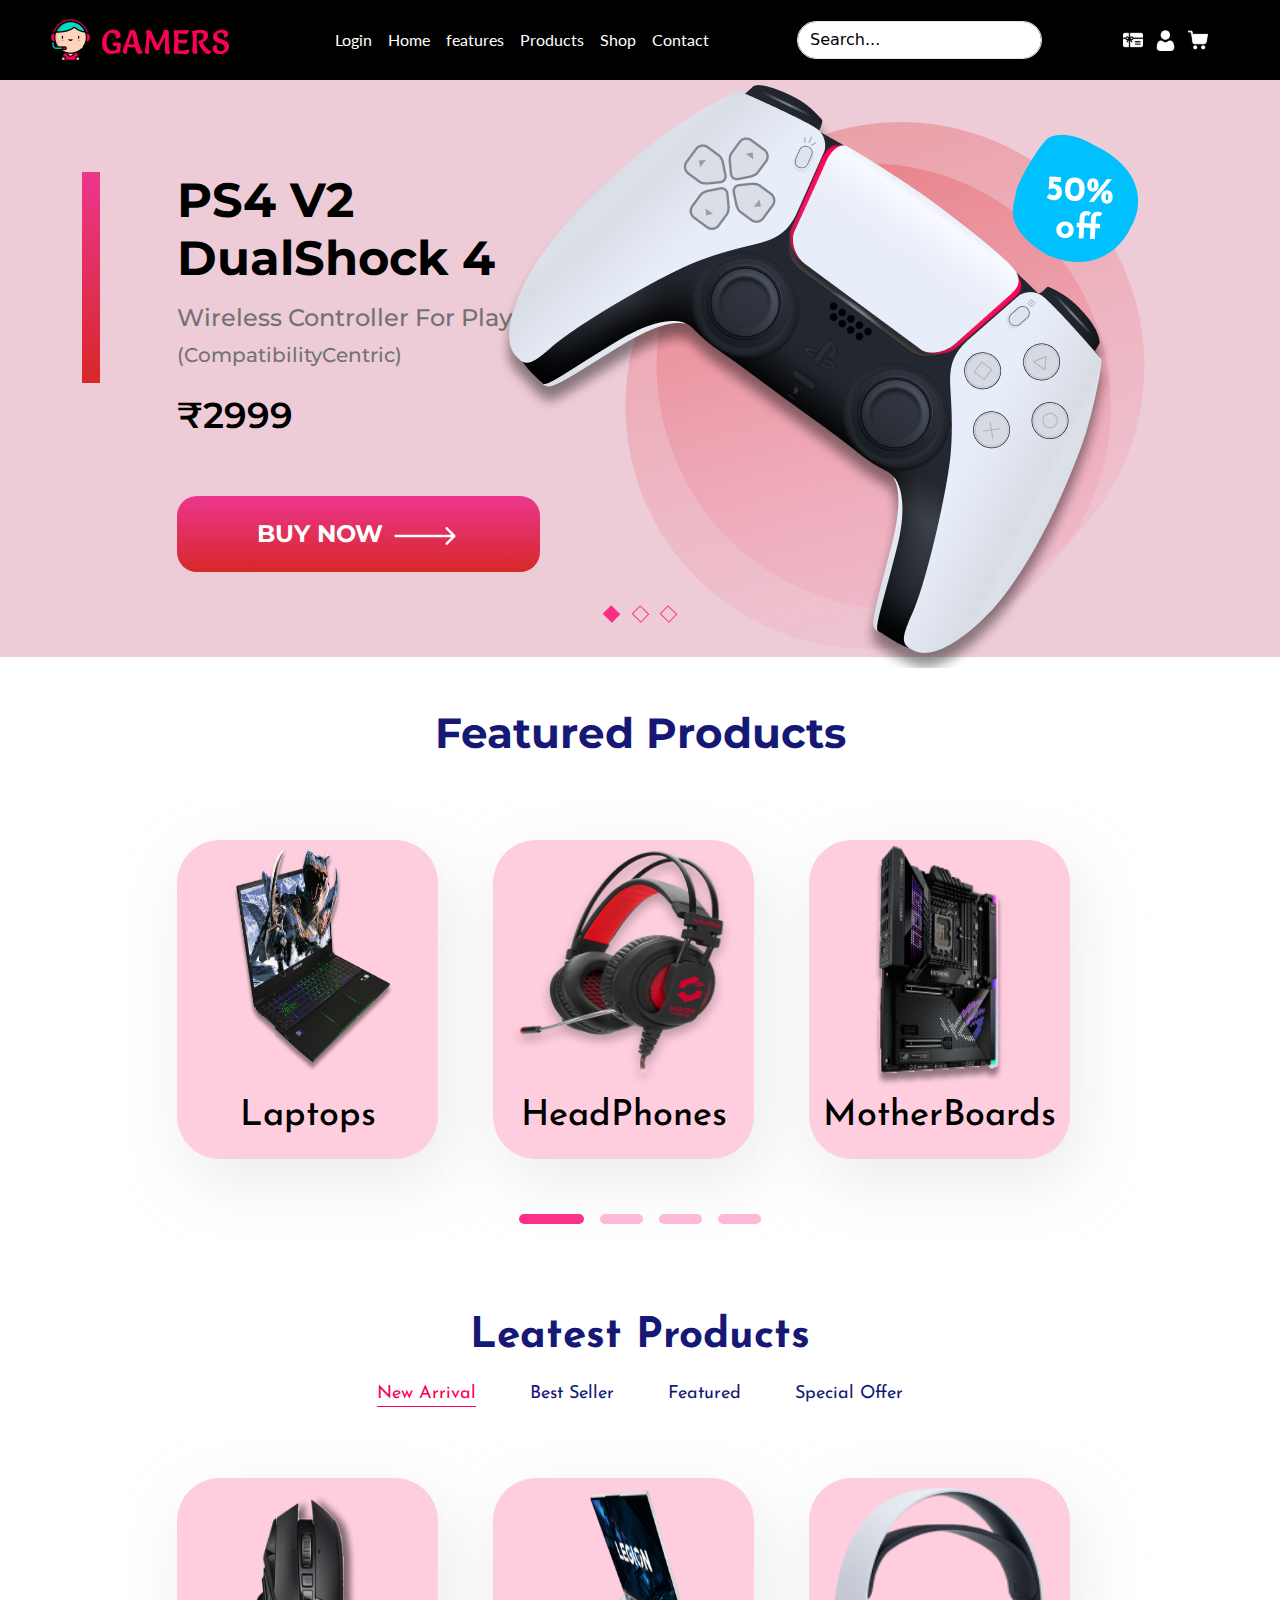
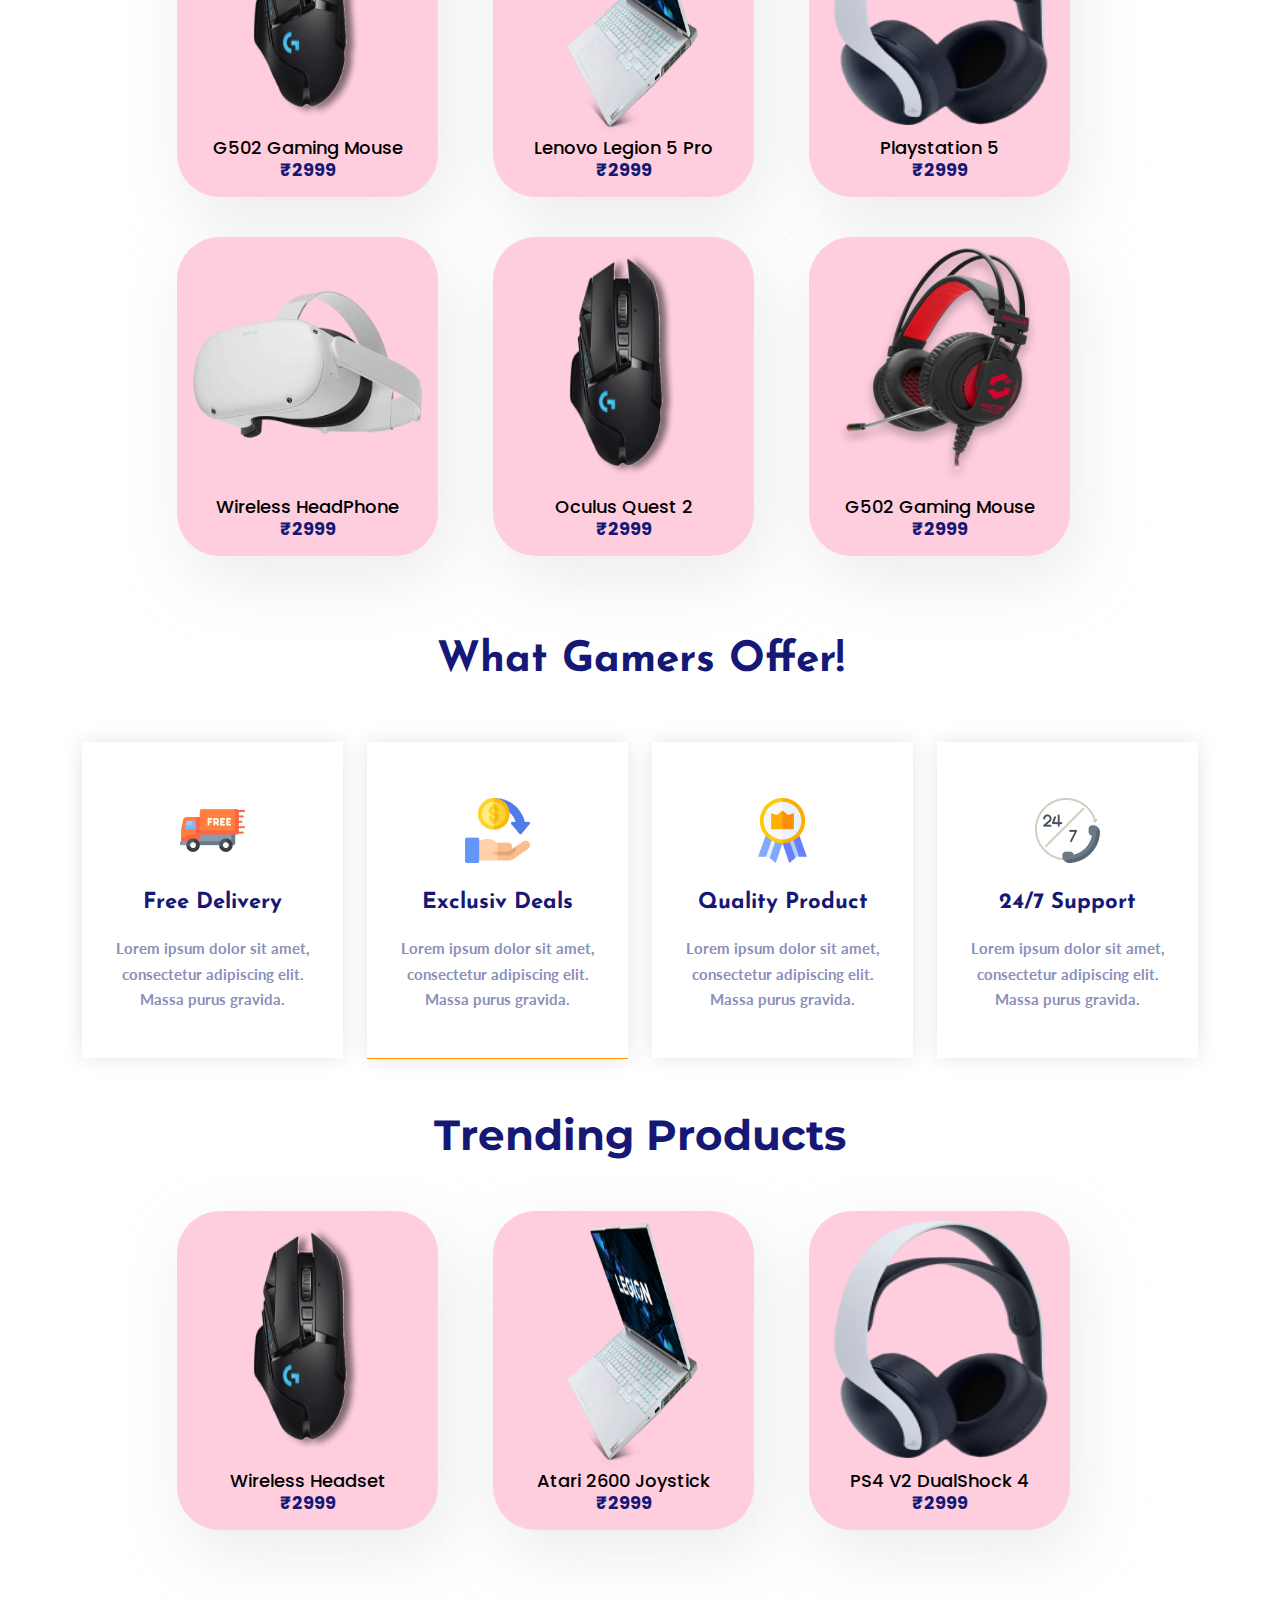
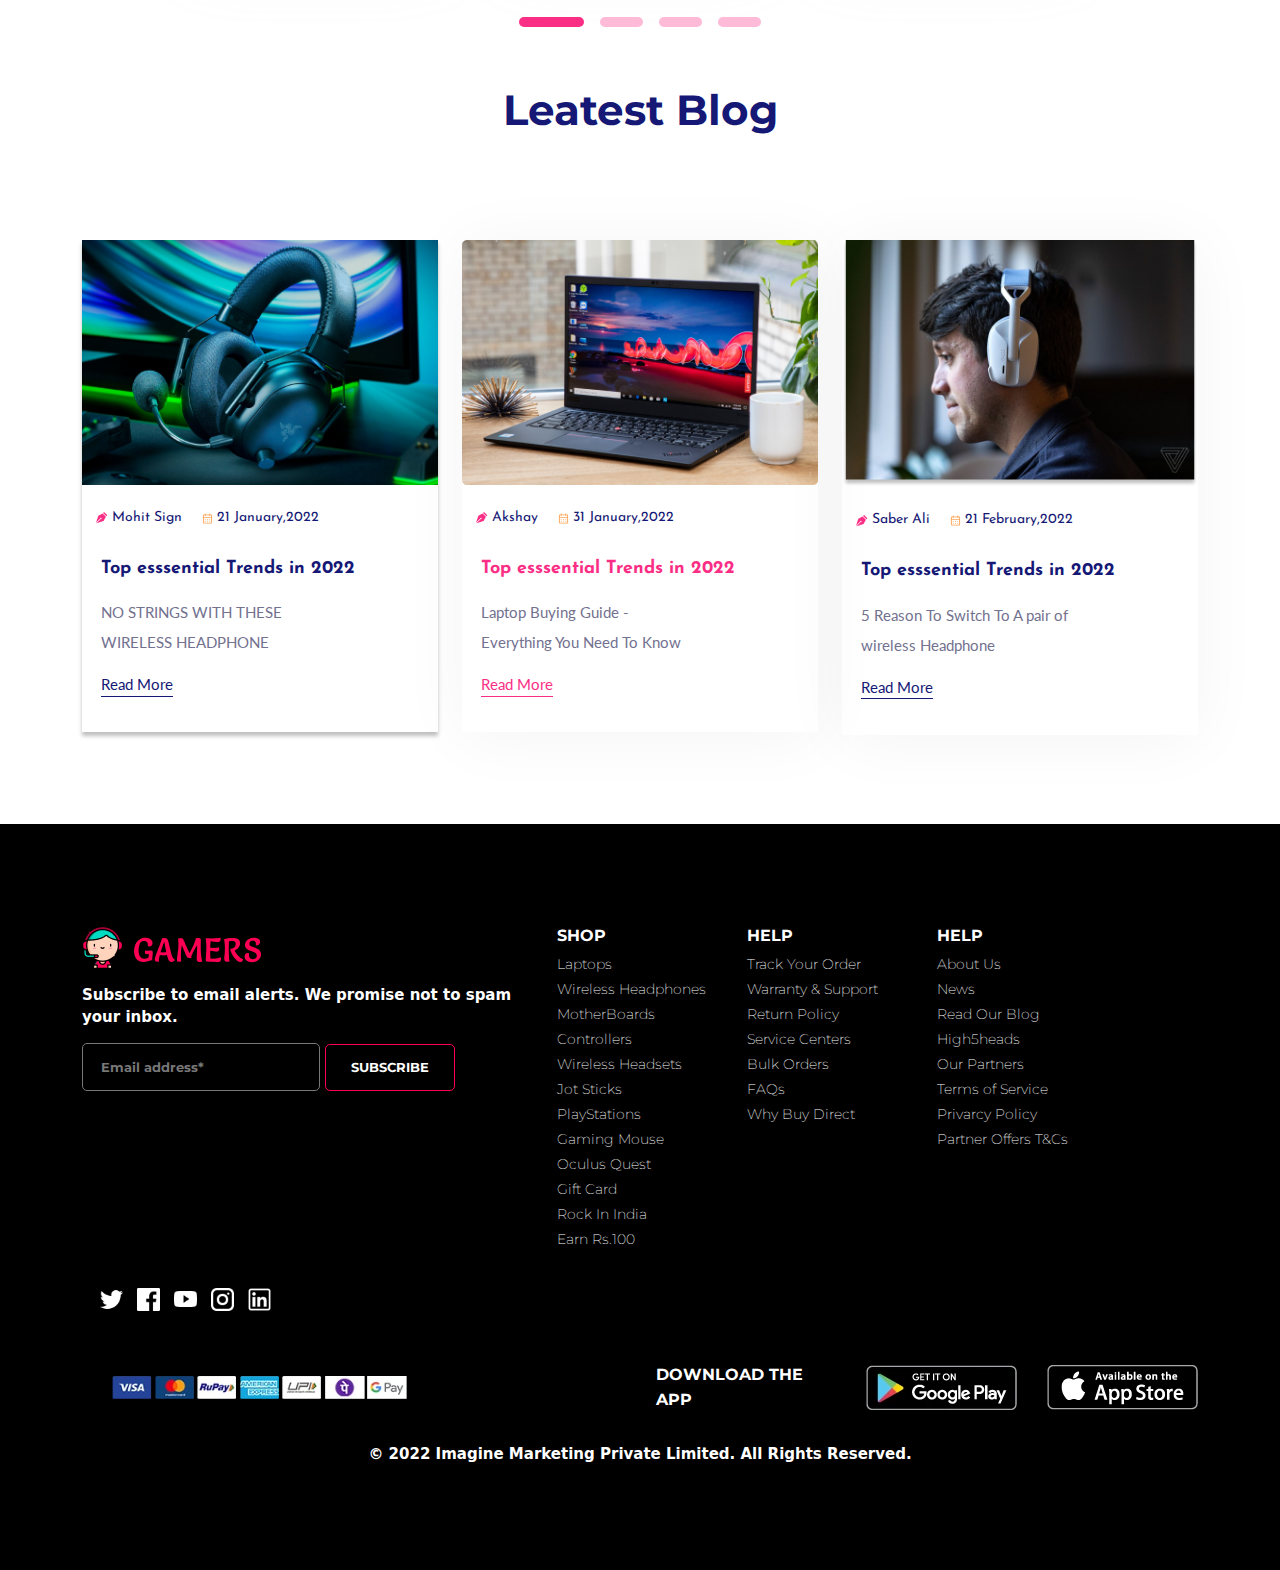
<file: index.html>
<!DOCTYPE html>
<html lang="en">
<head>
    <meta charset="UTF-8">
    <meta name="viewport" content="width=device-width, initial-scale=1.0">
    <title>Document</title>
    <link rel="stylesheet" href="./css/main.css">
    <link rel="stylesheet" href="./css/bootstrap.min.css">
    
    <!-- family -->
    <link rel="preconnect" href="https://fonts.googleapis.com">
    <link rel="preconnect" href="https://fonts.gstatic.com" crossorigin>
    <link href="https://fonts.googleapis.com/css2?family=Salsa&display=swap" rel="stylesheet">
    <link rel="preconnect" href="https://fonts.googleapis.com">
    <link rel="preconnect" href="https://fonts.gstatic.com" crossorigin>
    <link
        href="https://fonts.googleapis.com/css2?family=Lato:ital,wght@0,100;0,300;0,400;0,700;0,900;1,100;1,300;1,400;1,700;1,900&family=Salsa&display=swap"
        rel="stylesheet">
    <link rel="preconnect" href="https://fonts.googleapis.com">
    <link rel="preconnect" href="https://fonts.gstatic.com" crossorigin>
    <link
        href="https://fonts.googleapis.com/css2?family=Josefin+Sans:ital,wght@0,100..700;1,100..700&family=Lato:ital,wght@0,100;0,300;0,400;0,700;0,900;1,100;1,300;1,400;1,700;1,900&family=Salsa&display=swap"
        rel="stylesheet">
    <link rel="preconnect" href="https://fonts.googleapis.com">
    <link rel="preconnect" href="https://fonts.gstatic.com" crossorigin>
    <link
        href="https://fonts.googleapis.com/css2?family=Josefin+Sans:ital,wght@0,100..700;1,100..700&family=Lato:ital,wght@0,100;0,300;0,400;0,700;0,900;1,100;1,300;1,400;1,700;1,900&family=Montserrat:ital,wght@0,100..900;1,100..900&family=Salsa&display=swap"
        rel="stylesheet">
    <link rel="preconnect" href="https://fonts.googleapis.com">
    <link rel="preconnect" href="https://fonts.gstatic.com" crossorigin>
    <link
        href="https://fonts.googleapis.com/css2?family=Josefin+Sans:ital,wght@0,100..700;1,100..700&family=Lato:ital,wght@0,100;0,300;0,400;0,700;0,900;1,100;1,300;1,400;1,700;1,900&family=Montserrat:ital,wght@0,100..900;1,100..900&family=Poppins:ital,wght@0,100;0,200;0,300;0,400;0,500;0,600;0,700;0,800;0,900;1,100;1,200;1,300;1,400;1,500;1,600;1,700;1,800;1,900&family=Salsa&display=swap"
        rel="stylesheet">
    <link rel="preconnect" href="https://fonts.googleapis.com">
    <link rel="preconnect" href="https://fonts.gstatic.com" crossorigin>
    <link
        href="https://fonts.googleapis.com/css2?family=Josefin+Sans:ital,wght@0,100..700;1,100..700&family=Lato:ital,wght@0,100;0,300;0,400;0,700;0,900;1,100;1,300;1,400;1,700;1,900&family=Montserrat:ital,wght@0,100..900;1,100..900&family=Poppins:ital,wght@0,100;0,200;0,300;0,400;0,500;0,600;0,700;0,800;0,900;1,100;1,200;1,300;1,400;1,500;1,600;1,700;1,800;1,900&family=Roboto:ital,wght@0,100;0,300;0,400;0,500;0,700;0,900;1,100;1,300;1,400;1,500;1,700;1,900&family=Salsa&display=swap"
        rel="stylesheet">
</head>

<body>  

    <!-- update -->
    <!-- /* navbar */ -->
    <nav class="navbar fixed-top navbar-expand-lg bg-black ">
        <div class="container-fluid">
          <a class="navbar-brand" href="#">
            <div class="d-flex align-items-center looggoo">
                <img src="./img/gamer.png" alt="">
               
            </div>
          </a>
          <button class="navbar-toggler" type="button" data-bs-toggle="collapse" data-bs-target="#navbarSupportedContent" aria-controls="navbarSupportedContent" aria-expanded="false" aria-label="Toggle navigation">
            <span class="navbar-toggler-icon"><svg width="34" height="28" viewBox="0 0 34 28" fill="none" xmlns="http://www.w3.org/2000/svg">
                <path fill-rule="evenodd" clip-rule="evenodd" d="M0.333336 2.14811C0.333336 1.32991 0.982199 0.666626 1.78261 0.666626H32.2174C33.0178 0.666626 33.6667 1.32991 33.6667 2.14811C33.6667 2.96631 33.0178 3.62959 32.2174 3.62959H1.78261C0.982199 3.62959 0.333336 2.96631 0.333336 2.14811ZM0.333336 14C0.333336 13.1818 0.982199 12.5185 1.78261 12.5185H32.2174C33.0178 12.5185 33.6667 13.1818 33.6667 14C33.6667 14.8182 33.0178 15.4814 32.2174 15.4814H1.78261C0.982199 15.4814 0.333336 14.8182 0.333336 14ZM0.333336 25.8518C0.333336 25.0336 0.982199 24.3703 1.78261 24.3703H32.2174C33.0178 24.3703 33.6667 25.0336 33.6667 25.8518C33.6667 26.67 33.0178 27.3333 32.2174 27.3333H1.78261C0.982199 27.3333 0.333336 26.67 0.333336 25.8518Z" fill="#fff"/>
                </svg>
                </span>
          </button>
          <div class="collapse navbar-collapse bg-black" id="navbarSupportedContent">
            <ul class="navbar-nav m-auto d-flex justify-content-center align-items-center ">
             

              <li class="nav-item">
                <a class="nav-link active" aria-current="page" href="./login.html">Login</a>
              </li>

              <li class="nav-item">
                <a class="nav-link active" aria-current="page" href="./index.html">Home</a>
              </li>

              <li class="nav-item">
                <a class="nav-link active" aria-current="page" href="./features.html">features</a>
              </li>
              <li class="nav-item">
                <a class="nav-link active" aria-current="page" href="./product.html">Products</a>
              </li>
            
              <li class="nav-item">
                <a class="nav-link active" aria-current="page" href="./shop.html">Shop</a>
              </li>
              <li class="nav-item">
                <a class="nav-link active" aria-current="page" href="./contact.html">Contact</a>
              </li>
            </ul>
            <form class="d-flex flex-column flex-md-row  justify-content-center align-items-center navSearch" role="search">
              <input class="my-4 my-md-0 form-control me-2 inputSearch" type="search" placeholder="Search..." aria-label="Search">
                <div class="d-flex social my-4 my-md-0">
                    <svg width="20" height="20" viewBox="0 0 20 20" fill="none" xmlns="http://www.w3.org/2000/svg" xmlns:xlink="http://www.w3.org/1999/xlink">
                        <rect width="20" height="20" fill="url(#pattern0_3_742)"/>
                        <defs>
                        <pattern id="pattern0_3_742" patternContentUnits="objectBoundingBox" width="1" height="1">
                        <use xlink:href="#image0_3_742" transform="scale(0.00195312)"/>
                        </pattern>
                        <image id="image0_3_742" width="512" height="512" xlink:href="[data-uri]"/>
                        </defs>
                        </svg>
                        <svg width="21" height="21" viewBox="0 0 21 21" fill="none" xmlns="http://www.w3.org/2000/svg" xmlns:xlink="http://www.w3.org/1999/xlink">
                            <rect width="21" height="21" fill="url(#pattern0_3_743)"/>
                            <defs>
                            <pattern id="pattern0_3_743" patternContentUnits="objectBoundingBox" width="1" height="1">
                            <use xlink:href="#image0_3_743" transform="scale(0.00195312)"/>
                            </pattern>
                            <image id="image0_3_743" width="512" height="512" xlink:href="[data-uri]"/>
                            </defs>
                            </svg>
                            <svg width="20" height="20" viewBox="0 0 20 20" fill="none" xmlns="http://www.w3.org/2000/svg" xmlns:xlink="http://www.w3.org/1999/xlink">
                                <rect width="20" height="20" fill="url(#pattern0_3_744)"/>
                                <defs>
                                <pattern id="pattern0_3_744" patternContentUnits="objectBoundingBox" width="1" height="1">
                                <use xlink:href="#image0_3_744" transform="scale(0.00195312)"/>
                                </pattern>
                                <image id="image0_3_744" width="512" height="512" xlink:href="[data-uri]"/>
                                </defs>
                                </svg>
                                                                                    
                </div>
            </form>
          </div>
        </div>
      </nav>


    <div id="page_home" class="nav " >
        <div class="container navbox   position-relative">
            <div class="row ">
                <div class=" col-1 col-lg-1  ">
                    <div class="nav_left"></div>

                </div>
                <div class=" col-11 col-lg-5 text-center text-lg-start  ">
                    <h1>PS4 V2</h1>
                    <h1 class="dual">DualShock 4</h1>
                    <p class="">wireless controller for playStation 4
                        <span id="compat">(compatibilityCentric)</span></p>

                    <h2>₹2999</h2>
                    <button>BUY NOW
                        <svg class="px-1" width="70" height="24" viewBox="0 0 77 24" fill="none"
                            xmlns="http://www.w3.org/2000/svg">
                            <path
                                d="M2 10.5C1.17157 10.5 0.5 11.1716 0.5 12C0.5 12.8284 1.17157 13.5 2 13.5V10.5ZM76.0607 13.0607C76.6464 12.4749 76.6464 11.5251 76.0607 10.9393L66.5147 1.3934C65.9289 0.807612 64.9792 0.807612 64.3934 1.3934C63.8076 1.97918 63.8076 2.92893 64.3934 3.51472L72.8787 12L64.3934 20.4853C63.8076 21.0711 63.8076 22.0208 64.3934 22.6066C64.9792 23.1924 65.9289 23.1924 66.5147 22.6066L76.0607 13.0607ZM2 13.5H75V10.5H2V13.5Z"
                                fill="white" />
                        </svg>

                    </button>
                </div>
                <div class="col-12 text-center">
                    <div class="d-flex justify-content-center cubicGroup ">
                        <div class="cubic"></div>
                        <div class="cubic cubicEmpty"></div>
                        <div class="cubic cubicEmpty"></div>
                    </div>
                </div>
                <div class="    d-none  col-md-0  col-lg-6 d-lg-block nav_right ">

                    <img class="position-absolute    backplaystation " src="./img/nav/backPlaystaion.png"
                        alt="">
                    <img class="position-absolute playstation  " src="./img/nav/navplaystation.png" alt="">
                    <img class="position-absolute off  " src="./img/nav/off.png" alt="">

                </div>
            </div>
        </div>
    </div>





    <!-- /* Featured Products */ -->

    <div id="page_product" >
        <div class="container product ">
            <div class="row">
                <div class="col-12 text-center">
                    <h1>Featured Products</h1>
                </div>
            </div>
            <div class="row text-center bigCard   ">
                <div class="col-sm-12 col-md-6 offset-lg-1 col-lg-3 ">

                    <div class="card">
                        <img src="./img/featuredProducts/p1.png" class=" img_card " alt="">
                        <h4 >Laptops</h4>
                    </div>
                </div>
               
                <div class="col-sm-12 col-md-6 col-lg-3 ">

                    <div class="card">
                        <img src="./img/featuredProducts/p2.png" class=" img_card " alt="">
                        <h4 >HeadPhones</h4>
                    </div>
                </div>
               
                <div class="col-sm-12 col-md-6 col-lg-3 ">

                    <div class="card">
                        <img src="./img/featuredProducts/p3.png" class=" img_card " alt="">
                        <h4 >MotherBoards</h4>
                    </div>
                </div>
               
                


            </div>

            <div class="row">
                <div class="col-12 text-center">
                    <div class="d-inline-flex barsFP">
                        <div class="barFP barFPactive"></div>
                        <div class="barFP"></div>
                        <div class="barFP"></div>
                        <div class="barFP"></div>
                       
                    </div>
                </div>
            </div>
        </div>

    </div>

     <!-- Leatest Products -->
     <div >
        <div class="container productLat ">
            <div class="row ">
                <div class="col-12 text-center">
                    <h1>Leatest Products</h1>
                </div>
                <div class="col-12 text-center">
                    <ul class="d-inline-flex flex-column flex-md-row  li_products">
                    <li><a href="#" class="active">New Arrival</a></li>
                    <li><a href="#">Best Seller</a></li>
                    <li><a href="#">Featured</a></li>
                    <li><a href="#">Special Offer</a></li>

                    </ul>
                </div>
                
            </div>
            <div class="row text-center bigCard  ">
                <div class="col-sm-12 col-md-6 offset-lg-1 col-lg-3 ">

                    <div class="card2">
                        <img src="./img/featuredProducts/p4.png" class="img_card " alt="">
                        <h4 class="">G502 Gaming Mouse</h4>
                        <h5>₹2999 </h5>
                    </div>
                </div>
                <div class="col-sm-12 col-md-6 col-lg-3 ">

                    <div class="card2">
                        <img src="./img/latestProduct/p2.png" class="img_card " alt="">
                        <h4 class="">Lenovo Legion 5 Pro</h4>
                        <h5>₹2999 </h5>
                    </div>
                </div>
                <div class="col-sm-12 col-md-6 col-lg-3 ">

                    <div class="card2">
                        <img src="./img/latestProduct/p4.png" class="img_card " alt="">
                        <h4 class="">Playstation 5</h4>
                        <h5>₹2999 </h5>
                    </div>
                </div>
                <div class="col-sm-12 col-md-6 offset-lg-1 col-lg-3  ">

                    <div class="card2">
                        <img src="./img/featuredProducts/p7.png" class="img_card " alt="">
                        <h4 class="">Wireless HeadPhone</h4>
                        <h5>₹2999 </h5>
                    </div>
                </div>
                <div class="col-sm-12 col-md-6 col-lg-3 ">

                    <div class="card2">
                        <img src="./img/featuredProducts/p4.png" class="img_card " alt="">
                        <h4 class="">Oculus Quest 2</h4>
                        <h5>₹2999 </h5>
                    </div>
                </div>
                <div class="col-sm-12 col-md-6 col-lg-3 ">

                    <div class="card2">
                        <img src="./img/featuredProducts/p2.png" class="img_card " alt="">
                        <h4 class="">G502 Gaming Mouse</h4>
                        <h5>₹2999 </h5>
                    </div>
                </div>
                
                


            </div>
        </div>

    </div>


    <!-- /* contact */ -->
    <div  >
        <div class="container features ">
           
            <div class="row ">
                <div class="col-12 text-center ">
                    <h2 class="features_title">What Gamers Offer!</h2>
                </div>
            </div>
            <div class="row bigCard   ">
                <div class="col-md-6 col-lg-3 text-center ">
                    <div class="cardbox  ">
                        <img src="./img/camers/g1.png" alt="">
                        <h4>Free Delivery</h4>
                        <h5>
                            Lorem ipsum dolor sit amet, consectetur adipiscing elit. Massa purus gravida.
                        </h5>
                    </div>
                </div>
                <div class="col-md-6 col-lg-3 text-center ">
                    <div class="cardbox cardbox_2">
                        <img src="./img/camers/g2.png" alt="">
                        <h4>Exclusiv Deals</h4>
                        <h5>
                            Lorem ipsum dolor sit amet, consectetur adipiscing elit. Massa purus gravida.
                        </h5>
                    </div>

                </div>
                <div class="col-md-6 col-lg-3 text-center ">
                    <div class="cardbox">
                        <img src="./img/camers/g3.png" alt="">
                        <h4>Quality Product</h4>
                        <h5>
                            Lorem ipsum dolor sit amet, consectetur adipiscing elit. Massa purus gravida.
                        </h5>
                    </div>

                </div>
                <div class="col-md-6 col-lg-3 text-center ">
                    <div class="cardbox">
                        <img src="./img/camers/g4.png" alt="">
                        <h4>24/7 Support</h4>
                        <h5>
                            Lorem ipsum dolor sit amet, consectetur adipiscing elit. Massa purus gravida.
                        </h5>
                    </div>

                </div>
            </div>
        </div>
    </div>


   <!-- Trending Products -->
   <div>
    <div class="container product productLat productTrend  ">
        <div class="row">
            <div class="col-12 text-center">
                <h1>Trending Products</h1>
            </div>
            
            
        </div>
        
        <div class="row text-center bigCard  ">
            <div class=" col-sm-12 col-md-6 offset-lg-1 col-lg-3 ">

                <div class="card2">
                    <img src="./img/featuredProducts/p4.png" class="img_card " alt="">
                    <h4 class="">Wireless Headset</h4>
                    <h5>₹2999 </h5>
                </div>
            </div>
            <div class=" col-sm-12 col-md-6 col-lg-3 ">

                <div class="card2">
                    <img src="./img/latestProduct/p2.png" class="img_card " alt="">
                    <h4 class="">Atari 2600 Joystick</h4>
                    <h5>₹2999 </h5>
                </div>
            </div>
            <div class=" col-sm-12 col-md-6 col-lg-3 ">

                <div class="card2">
                    <img src="./img/latestProduct/p4.png" class="img_card " alt="">
                    <h4 class="">PS4 V2  DualShock 4</h4>
                    <h5>₹2999 </h5>
                </div>
            </div>
           
            
            


        </div>

        <div class="row">
            <div class="col-12 text-center">
                <div class="d-inline-flex barsFP">
                    <div class="barFP barFPactive"></div>
                    <div class="barFP"></div>
                    <div class="barFP"></div>
                    <div class="barFP"></div>
                   
                </div>
            </div>
        </div>

    </div>

    </div>


    
    <!-- Leatest Blog -->
    <div id="page_blog" >
        <div class="container blog ">
            <div class="row g-4">
                <div class="col-12 text-center">
                    <h1>Leatest Blog</h1>
                </div>
                <div class="col-md-6 col-lg-4">
                    <div class="cardLeatest cardLeatestBox">
                        <img src="./img/latestBlog/b1.png" class="w-100" alt="">
                        <div class="date">
                            <span><svg width="12" height="12" viewBox="0 0 12 12" fill="none" xmlns="http://www.w3.org/2000/svg">
                                <path d="M8.02667 0L11.3333 3.31333L10.38 4.25333L7.08 0.953333L8.02667 0ZM0 10.8533L4.33333 6.54C4.26667 6.33333 4.31333 6.07333 4.48667 5.9C4.74667 5.64 5.17333 5.64 5.43333 5.9C5.69333 6.16667 5.69333 6.58667 5.43333 6.84667C5.26 7.02 5 7.06667 4.79333 7L0.48 11.3333L7.55333 8.96667L9.90667 4.72667L6.61333 1.42667L2.36667 3.78L0 10.8533Z" fill="#FB2E86"/>
                                </svg>
                                Mohit Sign</span>
                            <span><svg width="11" height="11" viewBox="0 0 11 11" fill="none" xmlns="http://www.w3.org/2000/svg">
                                <g clip-path="url(#clip0_128_126)">
                                <path d="M5.49996 8.70837C5.59061 8.70837 5.67922 8.68149 5.7546 8.63113C5.82997 8.58077 5.88871 8.50919 5.9234 8.42544C5.95809 8.34169 5.96717 8.24953 5.94949 8.16062C5.9318 8.07172 5.88815 7.99005 5.82405 7.92595C5.75995 7.86185 5.67828 7.8182 5.58938 7.80051C5.50047 7.78283 5.40831 7.79191 5.32456 7.8266C5.24081 7.86129 5.16923 7.92003 5.11887 7.9954C5.06851 8.07078 5.04163 8.15939 5.04163 8.25004C5.04163 8.3716 5.08991 8.48818 5.17587 8.57413C5.26182 8.66009 5.3784 8.70837 5.49996 8.70837ZM7.79163 8.70837C7.88228 8.70837 7.97089 8.68149 8.04626 8.63113C8.12163 8.58077 8.18038 8.50919 8.21507 8.42544C8.24976 8.34169 8.25884 8.24953 8.24115 8.16062C8.22347 8.07172 8.17982 7.99005 8.11572 7.92595C8.05162 7.86185 7.96995 7.8182 7.88104 7.80051C7.79213 7.78283 7.69998 7.79191 7.61623 7.8266C7.53248 7.86129 7.4609 7.92003 7.41054 7.9954C7.36017 8.07078 7.33329 8.15939 7.33329 8.25004C7.33329 8.3716 7.38158 8.48818 7.46754 8.57413C7.55349 8.66009 7.67007 8.70837 7.79163 8.70837ZM7.79163 6.87504C7.88228 6.87504 7.97089 6.84816 8.04626 6.7978C8.12163 6.74744 8.18038 6.67585 8.21507 6.5921C8.24976 6.50835 8.25884 6.4162 8.24115 6.32729C8.22347 6.23838 8.17982 6.15672 8.11572 6.09262C8.05162 6.02852 7.96995 5.98487 7.88104 5.96718C7.79213 5.9495 7.69998 5.95857 7.61623 5.99326C7.53248 6.02795 7.4609 6.0867 7.41054 6.16207C7.36017 6.23744 7.33329 6.32606 7.33329 6.41671C7.33329 6.53826 7.38158 6.65484 7.46754 6.7408C7.55349 6.82675 7.67007 6.87504 7.79163 6.87504ZM5.49996 6.87504C5.59061 6.87504 5.67922 6.84816 5.7546 6.7978C5.82997 6.74744 5.88871 6.67585 5.9234 6.5921C5.95809 6.50835 5.96717 6.4162 5.94949 6.32729C5.9318 6.23838 5.88815 6.15672 5.82405 6.09262C5.75995 6.02852 5.67828 5.98487 5.58938 5.96718C5.50047 5.9495 5.40831 5.95857 5.32456 5.99326C5.24081 6.02795 5.16923 6.0867 5.11887 6.16207C5.06851 6.23744 5.04163 6.32606 5.04163 6.41671C5.04163 6.53826 5.08991 6.65484 5.17587 6.7408C5.26182 6.82675 5.3784 6.87504 5.49996 6.87504ZM8.70829 1.37504H8.24996V0.916707C8.24996 0.79515 8.20167 0.678571 8.11572 0.592617C8.02976 0.506663 7.91318 0.458374 7.79163 0.458374C7.67007 0.458374 7.55349 0.506663 7.46754 0.592617C7.38158 0.678571 7.33329 0.79515 7.33329 0.916707V1.37504H3.66663V0.916707C3.66663 0.79515 3.61834 0.678571 3.53238 0.592617C3.44643 0.506663 3.32985 0.458374 3.20829 0.458374C3.08674 0.458374 2.97016 0.506663 2.8842 0.592617C2.79825 0.678571 2.74996 0.79515 2.74996 0.916707V1.37504H2.29163C1.92695 1.37504 1.57722 1.51991 1.31935 1.77777C1.06149 2.03563 0.916626 2.38537 0.916626 2.75004V9.16671C0.916626 9.53138 1.06149 9.88112 1.31935 10.139C1.57722 10.3968 1.92695 10.5417 2.29163 10.5417H8.70829C9.07297 10.5417 9.4227 10.3968 9.68056 10.139C9.93843 9.88112 10.0833 9.53138 10.0833 9.16671V2.75004C10.0833 2.38537 9.93843 2.03563 9.68056 1.77777C9.4227 1.51991 9.07297 1.37504 8.70829 1.37504ZM9.16663 9.16671C9.16663 9.28826 9.11834 9.40484 9.03238 9.4908C8.94643 9.57675 8.82985 9.62504 8.70829 9.62504H2.29163C2.17007 9.62504 2.05349 9.57675 1.96754 9.4908C1.88158 9.40484 1.83329 9.28826 1.83329 9.16671V5.04171H9.16663V9.16671ZM9.16663 4.12504H1.83329V2.75004C1.83329 2.62848 1.88158 2.5119 1.96754 2.42595C2.05349 2.34 2.17007 2.29171 2.29163 2.29171H2.74996V2.75004C2.74996 2.8716 2.79825 2.98818 2.8842 3.07413C2.97016 3.16009 3.08674 3.20837 3.20829 3.20837C3.32985 3.20837 3.44643 3.16009 3.53238 3.07413C3.61834 2.98818 3.66663 2.8716 3.66663 2.75004V2.29171H7.33329V2.75004C7.33329 2.8716 7.38158 2.98818 7.46754 3.07413C7.55349 3.16009 7.67007 3.20837 7.79163 3.20837C7.91318 3.20837 8.02976 3.16009 8.11572 3.07413C8.20167 2.98818 8.24996 2.8716 8.24996 2.75004V2.29171H8.70829C8.82985 2.29171 8.94643 2.34 9.03238 2.42595C9.11834 2.5119 9.16663 2.62848 9.16663 2.75004V4.12504ZM3.20829 6.87504C3.29894 6.87504 3.38756 6.84816 3.46293 6.7978C3.5383 6.74744 3.59705 6.67585 3.63174 6.5921C3.66643 6.50835 3.6755 6.4162 3.65782 6.32729C3.64013 6.23838 3.59648 6.15672 3.53238 6.09262C3.46828 6.02852 3.38662 5.98487 3.29771 5.96718C3.2088 5.9495 3.11665 5.95857 3.0329 5.99326C2.94915 6.02795 2.87756 6.0867 2.8272 6.16207C2.77684 6.23744 2.74996 6.32606 2.74996 6.41671C2.74996 6.53826 2.79825 6.65484 2.8842 6.7408C2.97016 6.82675 3.08674 6.87504 3.20829 6.87504ZM3.20829 8.70837C3.29894 8.70837 3.38756 8.68149 3.46293 8.63113C3.5383 8.58077 3.59705 8.50919 3.63174 8.42544C3.66643 8.34169 3.6755 8.24953 3.65782 8.16062C3.64013 8.07172 3.59648 7.99005 3.53238 7.92595C3.46828 7.86185 3.38662 7.8182 3.29771 7.80051C3.2088 7.78283 3.11665 7.79191 3.0329 7.8266C2.94915 7.86129 2.87756 7.92003 2.8272 7.9954C2.77684 8.07078 2.74996 8.15939 2.74996 8.25004C2.74996 8.3716 2.79825 8.48818 2.8842 8.57413C2.97016 8.66009 3.08674 8.70837 3.20829 8.70837Z" fill="#FFA454"/>
                                </g>
                                <defs>
                                <clipPath id="clip0_128_126">
                                <rect width="11" height="11" fill="white"/>
                                </clipPath>
                                </defs>
                                </svg>
                                
                                21 January,2022</span>
                        </div>
                        <div class="detailsBlog ">
                             
                            <h2>Top esssential Trends in 2022</h2>
                            <p>NO STRINGS WITH THESE WIRELESS
                                HEADPHONE
                                </p>
                            <a href="#">Read More</a>
                        </div>
                       
                    </div>
                </div>
                <div class="col-md-6 col-lg-4">
                    <div class="cardLeatest ">
                        <img src="./img/latestBlog/b3.png" class="w-100" alt="">
                        
                        <div class="date">
                            <span><svg width="12" height="12" viewBox="0 0 12 12" fill="none" xmlns="http://www.w3.org/2000/svg">
                                <path d="M8.02667 0L11.3333 3.31333L10.38 4.25333L7.08 0.953333L8.02667 0ZM0 10.8533L4.33333 6.54C4.26667 6.33333 4.31333 6.07333 4.48667 5.9C4.74667 5.64 5.17333 5.64 5.43333 5.9C5.69333 6.16667 5.69333 6.58667 5.43333 6.84667C5.26 7.02 5 7.06667 4.79333 7L0.48 11.3333L7.55333 8.96667L9.90667 4.72667L6.61333 1.42667L2.36667 3.78L0 10.8533Z" fill="#FB2E86"/>
                                </svg>
                                Akshay</span>
                            <span><svg width="11" height="11" viewBox="0 0 11 11" fill="none" xmlns="http://www.w3.org/2000/svg">
                                <g clip-path="url(#clip0_128_126)">
                                <path d="M5.49996 8.70837C5.59061 8.70837 5.67922 8.68149 5.7546 8.63113C5.82997 8.58077 5.88871 8.50919 5.9234 8.42544C5.95809 8.34169 5.96717 8.24953 5.94949 8.16062C5.9318 8.07172 5.88815 7.99005 5.82405 7.92595C5.75995 7.86185 5.67828 7.8182 5.58938 7.80051C5.50047 7.78283 5.40831 7.79191 5.32456 7.8266C5.24081 7.86129 5.16923 7.92003 5.11887 7.9954C5.06851 8.07078 5.04163 8.15939 5.04163 8.25004C5.04163 8.3716 5.08991 8.48818 5.17587 8.57413C5.26182 8.66009 5.3784 8.70837 5.49996 8.70837ZM7.79163 8.70837C7.88228 8.70837 7.97089 8.68149 8.04626 8.63113C8.12163 8.58077 8.18038 8.50919 8.21507 8.42544C8.24976 8.34169 8.25884 8.24953 8.24115 8.16062C8.22347 8.07172 8.17982 7.99005 8.11572 7.92595C8.05162 7.86185 7.96995 7.8182 7.88104 7.80051C7.79213 7.78283 7.69998 7.79191 7.61623 7.8266C7.53248 7.86129 7.4609 7.92003 7.41054 7.9954C7.36017 8.07078 7.33329 8.15939 7.33329 8.25004C7.33329 8.3716 7.38158 8.48818 7.46754 8.57413C7.55349 8.66009 7.67007 8.70837 7.79163 8.70837ZM7.79163 6.87504C7.88228 6.87504 7.97089 6.84816 8.04626 6.7978C8.12163 6.74744 8.18038 6.67585 8.21507 6.5921C8.24976 6.50835 8.25884 6.4162 8.24115 6.32729C8.22347 6.23838 8.17982 6.15672 8.11572 6.09262C8.05162 6.02852 7.96995 5.98487 7.88104 5.96718C7.79213 5.9495 7.69998 5.95857 7.61623 5.99326C7.53248 6.02795 7.4609 6.0867 7.41054 6.16207C7.36017 6.23744 7.33329 6.32606 7.33329 6.41671C7.33329 6.53826 7.38158 6.65484 7.46754 6.7408C7.55349 6.82675 7.67007 6.87504 7.79163 6.87504ZM5.49996 6.87504C5.59061 6.87504 5.67922 6.84816 5.7546 6.7978C5.82997 6.74744 5.88871 6.67585 5.9234 6.5921C5.95809 6.50835 5.96717 6.4162 5.94949 6.32729C5.9318 6.23838 5.88815 6.15672 5.82405 6.09262C5.75995 6.02852 5.67828 5.98487 5.58938 5.96718C5.50047 5.9495 5.40831 5.95857 5.32456 5.99326C5.24081 6.02795 5.16923 6.0867 5.11887 6.16207C5.06851 6.23744 5.04163 6.32606 5.04163 6.41671C5.04163 6.53826 5.08991 6.65484 5.17587 6.7408C5.26182 6.82675 5.3784 6.87504 5.49996 6.87504ZM8.70829 1.37504H8.24996V0.916707C8.24996 0.79515 8.20167 0.678571 8.11572 0.592617C8.02976 0.506663 7.91318 0.458374 7.79163 0.458374C7.67007 0.458374 7.55349 0.506663 7.46754 0.592617C7.38158 0.678571 7.33329 0.79515 7.33329 0.916707V1.37504H3.66663V0.916707C3.66663 0.79515 3.61834 0.678571 3.53238 0.592617C3.44643 0.506663 3.32985 0.458374 3.20829 0.458374C3.08674 0.458374 2.97016 0.506663 2.8842 0.592617C2.79825 0.678571 2.74996 0.79515 2.74996 0.916707V1.37504H2.29163C1.92695 1.37504 1.57722 1.51991 1.31935 1.77777C1.06149 2.03563 0.916626 2.38537 0.916626 2.75004V9.16671C0.916626 9.53138 1.06149 9.88112 1.31935 10.139C1.57722 10.3968 1.92695 10.5417 2.29163 10.5417H8.70829C9.07297 10.5417 9.4227 10.3968 9.68056 10.139C9.93843 9.88112 10.0833 9.53138 10.0833 9.16671V2.75004C10.0833 2.38537 9.93843 2.03563 9.68056 1.77777C9.4227 1.51991 9.07297 1.37504 8.70829 1.37504ZM9.16663 9.16671C9.16663 9.28826 9.11834 9.40484 9.03238 9.4908C8.94643 9.57675 8.82985 9.62504 8.70829 9.62504H2.29163C2.17007 9.62504 2.05349 9.57675 1.96754 9.4908C1.88158 9.40484 1.83329 9.28826 1.83329 9.16671V5.04171H9.16663V9.16671ZM9.16663 4.12504H1.83329V2.75004C1.83329 2.62848 1.88158 2.5119 1.96754 2.42595C2.05349 2.34 2.17007 2.29171 2.29163 2.29171H2.74996V2.75004C2.74996 2.8716 2.79825 2.98818 2.8842 3.07413C2.97016 3.16009 3.08674 3.20837 3.20829 3.20837C3.32985 3.20837 3.44643 3.16009 3.53238 3.07413C3.61834 2.98818 3.66663 2.8716 3.66663 2.75004V2.29171H7.33329V2.75004C7.33329 2.8716 7.38158 2.98818 7.46754 3.07413C7.55349 3.16009 7.67007 3.20837 7.79163 3.20837C7.91318 3.20837 8.02976 3.16009 8.11572 3.07413C8.20167 2.98818 8.24996 2.8716 8.24996 2.75004V2.29171H8.70829C8.82985 2.29171 8.94643 2.34 9.03238 2.42595C9.11834 2.5119 9.16663 2.62848 9.16663 2.75004V4.12504ZM3.20829 6.87504C3.29894 6.87504 3.38756 6.84816 3.46293 6.7978C3.5383 6.74744 3.59705 6.67585 3.63174 6.5921C3.66643 6.50835 3.6755 6.4162 3.65782 6.32729C3.64013 6.23838 3.59648 6.15672 3.53238 6.09262C3.46828 6.02852 3.38662 5.98487 3.29771 5.96718C3.2088 5.9495 3.11665 5.95857 3.0329 5.99326C2.94915 6.02795 2.87756 6.0867 2.8272 6.16207C2.77684 6.23744 2.74996 6.32606 2.74996 6.41671C2.74996 6.53826 2.79825 6.65484 2.8842 6.7408C2.97016 6.82675 3.08674 6.87504 3.20829 6.87504ZM3.20829 8.70837C3.29894 8.70837 3.38756 8.68149 3.46293 8.63113C3.5383 8.58077 3.59705 8.50919 3.63174 8.42544C3.66643 8.34169 3.6755 8.24953 3.65782 8.16062C3.64013 8.07172 3.59648 7.99005 3.53238 7.92595C3.46828 7.86185 3.38662 7.8182 3.29771 7.80051C3.2088 7.78283 3.11665 7.79191 3.0329 7.8266C2.94915 7.86129 2.87756 7.92003 2.8272 7.9954C2.77684 8.07078 2.74996 8.15939 2.74996 8.25004C2.74996 8.3716 2.79825 8.48818 2.8842 8.57413C2.97016 8.66009 3.08674 8.70837 3.20829 8.70837Z" fill="#FFA454"/>
                                </g>
                                <defs>
                                <clipPath id="clip0_128_126">
                                <rect width="11" height="11" fill="white"/>
                                </clipPath>
                                </defs>
                                </svg>
                                
                                31 January,2022</span>
                        </div>
                        <div class="detailsBlog ">
                        
                        <h2 class="active">Top esssential Trends in 2022</h2>
                        <p>Laptop Buying Guide - <br/>
                            Everything You Need To Know
                            </p>
                        <a href="#" class="active">Read More</a>
                        </div>
                       
                    </div>
                </div>
                <div class="col-md-6 col-lg-4">
                    <div class="cardLeatest ">
                        <img src="./img/latestBlog/b2.png" class="w-100" alt="">
                        
                        <div class="date">
                            <span><svg width="12" height="12" viewBox="0 0 12 12" fill="none" xmlns="http://www.w3.org/2000/svg">
                                <path d="M8.02667 0L11.3333 3.31333L10.38 4.25333L7.08 0.953333L8.02667 0ZM0 10.8533L4.33333 6.54C4.26667 6.33333 4.31333 6.07333 4.48667 5.9C4.74667 5.64 5.17333 5.64 5.43333 5.9C5.69333 6.16667 5.69333 6.58667 5.43333 6.84667C5.26 7.02 5 7.06667 4.79333 7L0.48 11.3333L7.55333 8.96667L9.90667 4.72667L6.61333 1.42667L2.36667 3.78L0 10.8533Z" fill="#FB2E86"/>
                                </svg>
                                Saber Ali</span>
                            <span><svg width="11" height="11" viewBox="0 0 11 11" fill="none" xmlns="http://www.w3.org/2000/svg">
                                <g clip-path="url(#clip0_128_126)">
                                <path d="M5.49996 8.70837C5.59061 8.70837 5.67922 8.68149 5.7546 8.63113C5.82997 8.58077 5.88871 8.50919 5.9234 8.42544C5.95809 8.34169 5.96717 8.24953 5.94949 8.16062C5.9318 8.07172 5.88815 7.99005 5.82405 7.92595C5.75995 7.86185 5.67828 7.8182 5.58938 7.80051C5.50047 7.78283 5.40831 7.79191 5.32456 7.8266C5.24081 7.86129 5.16923 7.92003 5.11887 7.9954C5.06851 8.07078 5.04163 8.15939 5.04163 8.25004C5.04163 8.3716 5.08991 8.48818 5.17587 8.57413C5.26182 8.66009 5.3784 8.70837 5.49996 8.70837ZM7.79163 8.70837C7.88228 8.70837 7.97089 8.68149 8.04626 8.63113C8.12163 8.58077 8.18038 8.50919 8.21507 8.42544C8.24976 8.34169 8.25884 8.24953 8.24115 8.16062C8.22347 8.07172 8.17982 7.99005 8.11572 7.92595C8.05162 7.86185 7.96995 7.8182 7.88104 7.80051C7.79213 7.78283 7.69998 7.79191 7.61623 7.8266C7.53248 7.86129 7.4609 7.92003 7.41054 7.9954C7.36017 8.07078 7.33329 8.15939 7.33329 8.25004C7.33329 8.3716 7.38158 8.48818 7.46754 8.57413C7.55349 8.66009 7.67007 8.70837 7.79163 8.70837ZM7.79163 6.87504C7.88228 6.87504 7.97089 6.84816 8.04626 6.7978C8.12163 6.74744 8.18038 6.67585 8.21507 6.5921C8.24976 6.50835 8.25884 6.4162 8.24115 6.32729C8.22347 6.23838 8.17982 6.15672 8.11572 6.09262C8.05162 6.02852 7.96995 5.98487 7.88104 5.96718C7.79213 5.9495 7.69998 5.95857 7.61623 5.99326C7.53248 6.02795 7.4609 6.0867 7.41054 6.16207C7.36017 6.23744 7.33329 6.32606 7.33329 6.41671C7.33329 6.53826 7.38158 6.65484 7.46754 6.7408C7.55349 6.82675 7.67007 6.87504 7.79163 6.87504ZM5.49996 6.87504C5.59061 6.87504 5.67922 6.84816 5.7546 6.7978C5.82997 6.74744 5.88871 6.67585 5.9234 6.5921C5.95809 6.50835 5.96717 6.4162 5.94949 6.32729C5.9318 6.23838 5.88815 6.15672 5.82405 6.09262C5.75995 6.02852 5.67828 5.98487 5.58938 5.96718C5.50047 5.9495 5.40831 5.95857 5.32456 5.99326C5.24081 6.02795 5.16923 6.0867 5.11887 6.16207C5.06851 6.23744 5.04163 6.32606 5.04163 6.41671C5.04163 6.53826 5.08991 6.65484 5.17587 6.7408C5.26182 6.82675 5.3784 6.87504 5.49996 6.87504ZM8.70829 1.37504H8.24996V0.916707C8.24996 0.79515 8.20167 0.678571 8.11572 0.592617C8.02976 0.506663 7.91318 0.458374 7.79163 0.458374C7.67007 0.458374 7.55349 0.506663 7.46754 0.592617C7.38158 0.678571 7.33329 0.79515 7.33329 0.916707V1.37504H3.66663V0.916707C3.66663 0.79515 3.61834 0.678571 3.53238 0.592617C3.44643 0.506663 3.32985 0.458374 3.20829 0.458374C3.08674 0.458374 2.97016 0.506663 2.8842 0.592617C2.79825 0.678571 2.74996 0.79515 2.74996 0.916707V1.37504H2.29163C1.92695 1.37504 1.57722 1.51991 1.31935 1.77777C1.06149 2.03563 0.916626 2.38537 0.916626 2.75004V9.16671C0.916626 9.53138 1.06149 9.88112 1.31935 10.139C1.57722 10.3968 1.92695 10.5417 2.29163 10.5417H8.70829C9.07297 10.5417 9.4227 10.3968 9.68056 10.139C9.93843 9.88112 10.0833 9.53138 10.0833 9.16671V2.75004C10.0833 2.38537 9.93843 2.03563 9.68056 1.77777C9.4227 1.51991 9.07297 1.37504 8.70829 1.37504ZM9.16663 9.16671C9.16663 9.28826 9.11834 9.40484 9.03238 9.4908C8.94643 9.57675 8.82985 9.62504 8.70829 9.62504H2.29163C2.17007 9.62504 2.05349 9.57675 1.96754 9.4908C1.88158 9.40484 1.83329 9.28826 1.83329 9.16671V5.04171H9.16663V9.16671ZM9.16663 4.12504H1.83329V2.75004C1.83329 2.62848 1.88158 2.5119 1.96754 2.42595C2.05349 2.34 2.17007 2.29171 2.29163 2.29171H2.74996V2.75004C2.74996 2.8716 2.79825 2.98818 2.8842 3.07413C2.97016 3.16009 3.08674 3.20837 3.20829 3.20837C3.32985 3.20837 3.44643 3.16009 3.53238 3.07413C3.61834 2.98818 3.66663 2.8716 3.66663 2.75004V2.29171H7.33329V2.75004C7.33329 2.8716 7.38158 2.98818 7.46754 3.07413C7.55349 3.16009 7.67007 3.20837 7.79163 3.20837C7.91318 3.20837 8.02976 3.16009 8.11572 3.07413C8.20167 2.98818 8.24996 2.8716 8.24996 2.75004V2.29171H8.70829C8.82985 2.29171 8.94643 2.34 9.03238 2.42595C9.11834 2.5119 9.16663 2.62848 9.16663 2.75004V4.12504ZM3.20829 6.87504C3.29894 6.87504 3.38756 6.84816 3.46293 6.7978C3.5383 6.74744 3.59705 6.67585 3.63174 6.5921C3.66643 6.50835 3.6755 6.4162 3.65782 6.32729C3.64013 6.23838 3.59648 6.15672 3.53238 6.09262C3.46828 6.02852 3.38662 5.98487 3.29771 5.96718C3.2088 5.9495 3.11665 5.95857 3.0329 5.99326C2.94915 6.02795 2.87756 6.0867 2.8272 6.16207C2.77684 6.23744 2.74996 6.32606 2.74996 6.41671C2.74996 6.53826 2.79825 6.65484 2.8842 6.7408C2.97016 6.82675 3.08674 6.87504 3.20829 6.87504ZM3.20829 8.70837C3.29894 8.70837 3.38756 8.68149 3.46293 8.63113C3.5383 8.58077 3.59705 8.50919 3.63174 8.42544C3.66643 8.34169 3.6755 8.24953 3.65782 8.16062C3.64013 8.07172 3.59648 7.99005 3.53238 7.92595C3.46828 7.86185 3.38662 7.8182 3.29771 7.80051C3.2088 7.78283 3.11665 7.79191 3.0329 7.8266C2.94915 7.86129 2.87756 7.92003 2.8272 7.9954C2.77684 8.07078 2.74996 8.15939 2.74996 8.25004C2.74996 8.3716 2.79825 8.48818 2.8842 8.57413C2.97016 8.66009 3.08674 8.70837 3.20829 8.70837Z" fill="#FFA454"/>
                                </g>
                                <defs>
                                <clipPath id="clip0_128_126">
                                <rect width="11" height="11" fill="white"/>
                                </clipPath>
                                </defs>
                                </svg>
                                
                                21 February,2022</span>
                        </div>
                        <div class="detailsBlog">
                             
                        <h2>Top esssential Trends in 2022</h2>
                        <p>5 Reason To Switch To A pair of <br/>
                            wireless Headphone
                            </p>
                        <a href="#">Read More</a>
                        </div>
                       
                    </div>
                </div>
            </div>
        </div>
    </div>

   







<!-- /* footer */ -->
<div class="footer">
    <div class="container  footerCard">
        <div class="row text-white text-center text-lg-start footerone">
            
            <div class="col-12 col-lg-5">
                <div class="">
                   
                        <img class="imgFooter" src="./img/gamer.png" alt="">
                      
                   
                    <p>Subscribe to email alerts. We promise not to spam your
                        inbox.</p>
                    <input class="" type="email" placeholder="Email address*" />
                    <button >SUBSCRIBE</button>

                </div>
            </div>

            <div class="col-12 col-md-4  py-3 py-md-0   col-lg-2 offst-lg-1">
                <div>
                    <h3>SHOP</h3>
                    <h6>Laptops</h6>
                    <h6>Wireless Headphones</h6>
                    <h6>MotherBoards</h6>
                    <h6>Controllers</h6>
                    <h6>Wireless Headsets</h6>
                    <h6>Jot Sticks</h6>
                    <h6>PlayStations</h6>
                    <h6>Gaming Mouse</h6>
                    <h6>Oculus Quest </h6>
                    <h6>Gift Card</h6>
                    <h6>Rock In India</h6>
                    <h6>Earn Rs.100</h6>
                </div>
            </div>
            <div class="col-12 col-md-4  py-3 py-md-0 col-lg-2 ">
                <div>
                    <h3>HELP</h3>
                    <h6>Track Your Order</h6>
                    <h6>Warranty & Support </h6>
                    <h6>Return Policy</h6>
                    <h6>Service Centers</h6>
                    <h6>Bulk Orders</h6>
                    <h6>FAQs</h6>
                    <h6>Why Buy Direct</h6>

                </div>
            </div>
            <div class="col-12 col-md-4 py-3 py-md-0  col-lg-2">
                <div>
                    <h3>HELP</h3>
                    <h6>About Us</h6>
                    <h6>News</h6>
                    <h6>Read Our Blog</h6>
                    <h6>High5heads</h6>
                    <h6>Our Partners</h6>
                    <h6>Terms of Service</h6>
                    <h6>Privarcy Policy</h6>
                    <h6>Partner Offers T&Cs</h6>

                </div>
            </div>
        </div>
        <div class="row  text-center text-lg-start ">
            <div class="col-12  col-lg-5">
              
                    <ul class="d-inline-flex social  ">
                        <li>
                            <svg width="23" height="23" viewBox="0 0 23 23" fill="none"
                                xmlns="http://www.w3.org/2000/svg" xmlns:xlink="http://www.w3.org/1999/xlink">
                                <rect width="23" height="23" fill="url(#pattern0_6_3552)" />
                                <defs>
                                    <pattern id="pattern0_6_3552" patternContentUnits="objectBoundingBox"
                                        width="1" height="1">
                                        <use xlink:href="#image0_6_3552" transform="scale(0.0078125)" />
                                    </pattern>
                                    <image id="image0_6_3552" width="128" height="128"
                                        xlink:href="[data-uri]" />
                                </defs>
                            </svg>

                        </li>
                        <li>
                            <svg width="23" height="23" viewBox="0 0 23 23" fill="none"
                                xmlns="http://www.w3.org/2000/svg" xmlns:xlink="http://www.w3.org/1999/xlink">
                                <rect width="23" height="23" fill="url(#pattern0_6_3549)" />
                                <defs>
                                    <pattern id="pattern0_6_3549" patternContentUnits="objectBoundingBox"
                                        width="1" height="1">
                                        <use xlink:href="#image0_6_3549" transform="scale(0.00195312)" />
                                    </pattern>
                                    <image id="image0_6_3549" width="512" height="512"
                                        xlink:href="[data-uri]" />
                                </defs>
                            </svg>

                        </li>
                        <li>
                            <svg width="23" height="16" viewBox="0 0 23 16" fill="none"
                                xmlns="http://www.w3.org/2000/svg" xmlns:xlink="http://www.w3.org/1999/xlink">
                                <rect width="23" height="16" fill="url(#pattern0_6_3550)" />
                                <defs>
                                    <pattern id="pattern0_6_3550" patternContentUnits="objectBoundingBox"
                                        width="1" height="1">
                                        <use xlink:href="#image0_6_3550"
                                            transform="matrix(0.00195312 0 0 0.00280762 0 -0.21875)" />
                                    </pattern>
                                    <image id="image0_6_3550" width="512" height="512"
                                        xlink:href="[data-uri]" />
                                </defs>
                            </svg>

                        </li>
                        <li>
                            <svg width="23" height="23" viewBox="0 0 23 23" fill="none"
                                xmlns="http://www.w3.org/2000/svg" xmlns:xlink="http://www.w3.org/1999/xlink">
                                <rect width="23" height="23" fill="url(#pattern0_6_3551)" />
                                <defs>
                                    <pattern id="pattern0_6_3551" patternContentUnits="objectBoundingBox"
                                        width="1" height="1">
                                        <use xlink:href="#image0_6_3551" transform="scale(0.0078125)" />
                                    </pattern>
                                    <image id="image0_6_3551" width="128" height="128"
                                        xlink:href="[data-uri]" />
                                </defs>
                            </svg>

                        </li>
                        <li>
                            <svg width="23" height="23" viewBox="0 0 23 23" fill="none"
                                xmlns="http://www.w3.org/2000/svg" xmlns:xlink="http://www.w3.org/1999/xlink">
                                <rect width="23" height="23" fill="url(#pattern0_6_3548)" />
                                <defs>
                                    <pattern id="pattern0_6_3548" patternContentUnits="objectBoundingBox"
                                        width="1" height="1">
                                        <use xlink:href="#image0_6_3548" transform="scale(0.0217391)" />
                                    </pattern>
                                    <image id="image0_6_3548" width="46" height="46"
                                        xlink:href="[data-uri]" />
                                </defs>
                            </svg>

                        </li>
                    </ul>
          
                
            </div>

            
           
        </div>

        <div class="d-flex visaGoogle flex-column justify-content-center
        justify-content-lg-between
        align-items-center flex-lg-row">
            <img class="visa " src="./img/footer/visa.png" alt="">
            <div class="">
                <div class="d-inline-flex flex-column  flex-lg-row googlePlay align-items-center">
                    <span class="download">DOWNLOAD THE APP</span>
                    <img src="./img/footer/googlePlay.png" alt="">
                    <img src="./img/footer/appStore.png" alt="">
                </div>
            </div>
        </div>
         <div class="col-12 text-center text-white ">
                <p>© 2022 Imagine Marketing Private Limited. All Rights Reserved.</p>
            </div>
    </div>
</div>


    <script src="./js//bootstrap.bundle.min.js"></script>

</body>

</html>
</file>
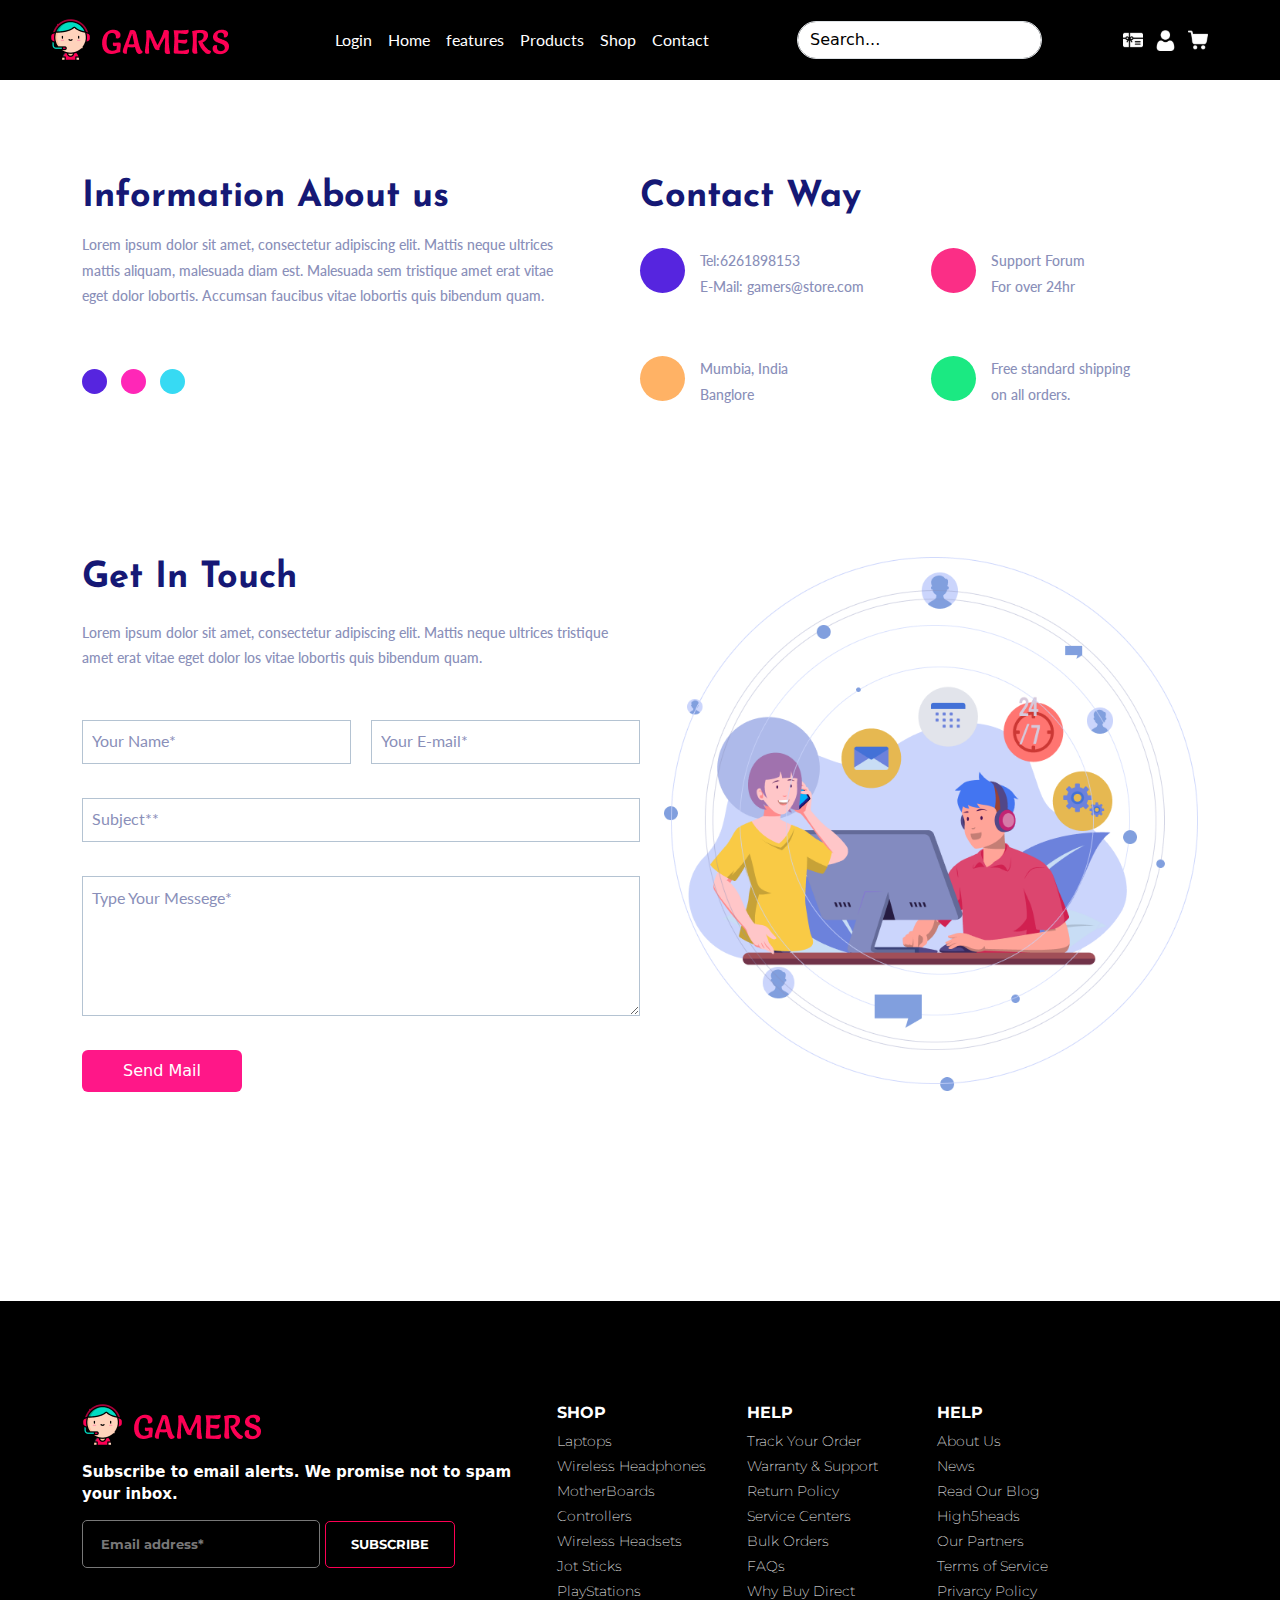
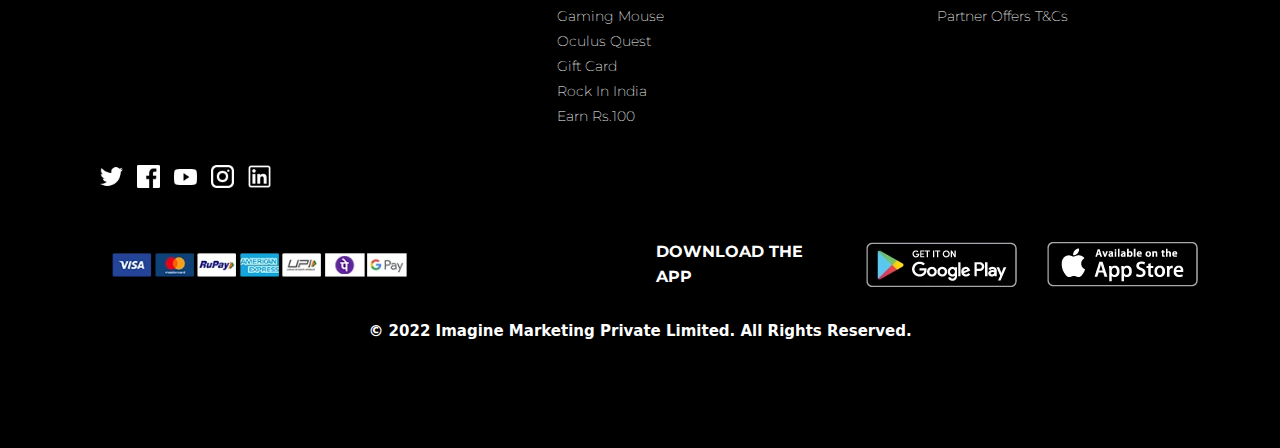
<file: contact.html>
<!DOCTYPE html>
<html lang="en">
<head>
    <meta charset="UTF-8">
    <meta name="viewport" content="width=device-width, initial-scale=1.0">
    <title>Document</title>
    <link rel="stylesheet" href="./css/main.css">
    <link rel="stylesheet" href="./css/bootstrap.min.css">
    
    <!-- family -->
    <link rel="preconnect" href="https://fonts.googleapis.com">
    <link rel="preconnect" href="https://fonts.gstatic.com" crossorigin>
    <link href="https://fonts.googleapis.com/css2?family=Salsa&display=swap" rel="stylesheet">
    <link rel="preconnect" href="https://fonts.googleapis.com">
    <link rel="preconnect" href="https://fonts.gstatic.com" crossorigin>
    <link
        href="https://fonts.googleapis.com/css2?family=Lato:ital,wght@0,100;0,300;0,400;0,700;0,900;1,100;1,300;1,400;1,700;1,900&family=Salsa&display=swap"
        rel="stylesheet">
    <link rel="preconnect" href="https://fonts.googleapis.com">
    <link rel="preconnect" href="https://fonts.gstatic.com" crossorigin>
    <link
        href="https://fonts.googleapis.com/css2?family=Josefin+Sans:ital,wght@0,100..700;1,100..700&family=Lato:ital,wght@0,100;0,300;0,400;0,700;0,900;1,100;1,300;1,400;1,700;1,900&family=Salsa&display=swap"
        rel="stylesheet">
    <link rel="preconnect" href="https://fonts.googleapis.com">
    <link rel="preconnect" href="https://fonts.gstatic.com" crossorigin>
    <link
        href="https://fonts.googleapis.com/css2?family=Josefin+Sans:ital,wght@0,100..700;1,100..700&family=Lato:ital,wght@0,100;0,300;0,400;0,700;0,900;1,100;1,300;1,400;1,700;1,900&family=Montserrat:ital,wght@0,100..900;1,100..900&family=Salsa&display=swap"
        rel="stylesheet">
    <link rel="preconnect" href="https://fonts.googleapis.com">
    <link rel="preconnect" href="https://fonts.gstatic.com" crossorigin>
    <link
        href="https://fonts.googleapis.com/css2?family=Josefin+Sans:ital,wght@0,100..700;1,100..700&family=Lato:ital,wght@0,100;0,300;0,400;0,700;0,900;1,100;1,300;1,400;1,700;1,900&family=Montserrat:ital,wght@0,100..900;1,100..900&family=Poppins:ital,wght@0,100;0,200;0,300;0,400;0,500;0,600;0,700;0,800;0,900;1,100;1,200;1,300;1,400;1,500;1,600;1,700;1,800;1,900&family=Salsa&display=swap"
        rel="stylesheet">
    <link rel="preconnect" href="https://fonts.googleapis.com">
    <link rel="preconnect" href="https://fonts.gstatic.com" crossorigin>
    <link
        href="https://fonts.googleapis.com/css2?family=Josefin+Sans:ital,wght@0,100..700;1,100..700&family=Lato:ital,wght@0,100;0,300;0,400;0,700;0,900;1,100;1,300;1,400;1,700;1,900&family=Montserrat:ital,wght@0,100..900;1,100..900&family=Poppins:ital,wght@0,100;0,200;0,300;0,400;0,500;0,600;0,700;0,800;0,900;1,100;1,200;1,300;1,400;1,500;1,600;1,700;1,800;1,900&family=Roboto:ital,wght@0,100;0,300;0,400;0,500;0,700;0,900;1,100;1,300;1,400;1,500;1,700;1,900&family=Salsa&display=swap"
        rel="stylesheet">
</head>

<body>


   <!-- update -->
    <!-- /* navbar */ -->
    <nav class="navbar  navbar-expand-lg bg-black ">
        <div class="container-fluid">
          <a class="navbar-brand" href="#">
            <div class="d-flex align-items-center looggoo">
                <img src="./img/gamer.png" alt="">
               
            </div>
          </a>
          <button class="navbar-toggler" type="button" data-bs-toggle="collapse" data-bs-target="#navbarSupportedContent" aria-controls="navbarSupportedContent" aria-expanded="false" aria-label="Toggle navigation">
            <span class="navbar-toggler-icon"><svg width="34" height="28" viewBox="0 0 34 28" fill="none" xmlns="http://www.w3.org/2000/svg">
                <path fill-rule="evenodd" clip-rule="evenodd" d="M0.333336 2.14811C0.333336 1.32991 0.982199 0.666626 1.78261 0.666626H32.2174C33.0178 0.666626 33.6667 1.32991 33.6667 2.14811C33.6667 2.96631 33.0178 3.62959 32.2174 3.62959H1.78261C0.982199 3.62959 0.333336 2.96631 0.333336 2.14811ZM0.333336 14C0.333336 13.1818 0.982199 12.5185 1.78261 12.5185H32.2174C33.0178 12.5185 33.6667 13.1818 33.6667 14C33.6667 14.8182 33.0178 15.4814 32.2174 15.4814H1.78261C0.982199 15.4814 0.333336 14.8182 0.333336 14ZM0.333336 25.8518C0.333336 25.0336 0.982199 24.3703 1.78261 24.3703H32.2174C33.0178 24.3703 33.6667 25.0336 33.6667 25.8518C33.6667 26.67 33.0178 27.3333 32.2174 27.3333H1.78261C0.982199 27.3333 0.333336 26.67 0.333336 25.8518Z" fill="#fff"/>
                </svg>
                </span>
          </button>
          <div class="collapse navbar-collapse bg-black" id="navbarSupportedContent">
            <ul class="navbar-nav m-auto d-flex justify-content-center align-items-center ">
             

              <li class="nav-item">
                <a class="nav-link active" aria-current="page" href="./login.html">Login</a>
              </li>

              <li class="nav-item">
                <a class="nav-link active" aria-current="page" href="./index.html">Home</a>
              </li>

              <li class="nav-item">
                <a class="nav-link active" aria-current="page" href="./features.html">features</a>
              </li>
              <li class="nav-item">
                <a class="nav-link active" aria-current="page" href="./product.html">Products</a>
              </li>
            
              <li class="nav-item">
                <a class="nav-link active" aria-current="page" href="./shop.html">Shop</a>
              </li>
              <li class="nav-item">
                <a class="nav-link active" aria-current="page" href="./contact.html">Contact</a>
              </li>
            </ul>
            <form class="d-flex flex-column flex-md-row  justify-content-center align-items-center navSearch" role="search">
              <input class="my-4 my-md-0 form-control me-2 inputSearch" type="search" placeholder="Search..." aria-label="Search">
                <div class="d-flex social my-4 my-md-0">
                    <svg width="20" height="20" viewBox="0 0 20 20" fill="none" xmlns="http://www.w3.org/2000/svg" xmlns:xlink="http://www.w3.org/1999/xlink">
                        <rect width="20" height="20" fill="url(#pattern0_3_742)"/>
                        <defs>
                        <pattern id="pattern0_3_742" patternContentUnits="objectBoundingBox" width="1" height="1">
                        <use xlink:href="#image0_3_742" transform="scale(0.00195312)"/>
                        </pattern>
                        <image id="image0_3_742" width="512" height="512" xlink:href="[data-uri]"/>
                        </defs>
                        </svg>
                        <svg width="21" height="21" viewBox="0 0 21 21" fill="none" xmlns="http://www.w3.org/2000/svg" xmlns:xlink="http://www.w3.org/1999/xlink">
                            <rect width="21" height="21" fill="url(#pattern0_3_743)"/>
                            <defs>
                            <pattern id="pattern0_3_743" patternContentUnits="objectBoundingBox" width="1" height="1">
                            <use xlink:href="#image0_3_743" transform="scale(0.00195312)"/>
                            </pattern>
                            <image id="image0_3_743" width="512" height="512" xlink:href="[data-uri]"/>
                            </defs>
                            </svg>
                            <svg width="20" height="20" viewBox="0 0 20 20" fill="none" xmlns="http://www.w3.org/2000/svg" xmlns:xlink="http://www.w3.org/1999/xlink">
                                <rect width="20" height="20" fill="url(#pattern0_3_744)"/>
                                <defs>
                                <pattern id="pattern0_3_744" patternContentUnits="objectBoundingBox" width="1" height="1">
                                <use xlink:href="#image0_3_744" transform="scale(0.00195312)"/>
                                </pattern>
                                <image id="image0_3_744" width="512" height="512" xlink:href="[data-uri]"/>
                                </defs>
                                </svg>
                                                                                    
                </div>
            </form>
          </div>
        </div>
      </nav>


    <!-- /* Your Order Is Completed!  */ -->
    
    <div id="page_contact" >
        <div class="container contact ">
            <div class="row g-0 text-center text-lg-start">
                <div class="col-lg-6 ">
                    <div class="information">
                        <h2>Information About us</h2>
                        <p>Lorem ipsum dolor sit amet, consectetur adipiscing elit. Mattis neque ultrices <br/> mattis
                            aliquam, malesuada diam est. Malesuada sem tristique amet erat vitae <br/> eget dolor lobortis.
                            Accumsan faucibus vitae lobortis quis bibendum quam.</p>
                        <div class="circle d-inline-flex ">
                            <div class=" darkblue"></div>
                            <div class=" red"></div>
                            <div class=" lightBlue"></div>
                        </div>
                    </div>
                </div>
                <div class="col-lg-6  p-lg-0">
                    <div class="contactWay">
                        <h2 >Contact Way</h2>
                        <div class="row  ">
                            <div class="col-12 col-md-6 col-lg-6">
                                <div class="d-inline-flex d-lg-flex   color ">
                                    <div class="c1"></div>
                                    <div>
                                        <p>Tel:6261898153</p>
                                        <p>E-Mail: gamers@store.com</p>
                                    </div>

                                </div>
                            </div>
                            <div class="col-12 col-md-6 col-lg-6">
                                <div class="d-inline-flex d-lg-flex color ">
                                    <div class="c2"></div>
                                    <div>
                                        <p>Support Forum</p>
                                        <p>For over 24hr</p>
                                    </div>

                                </div>
                            </div>

                            <div class="col-12 col-md-6 col-lg-6">
                                <div class="d-inline-flex d-lg-flex colorLast ">
                                    <div class="c3"></div>
                                    <div>
                                        <p>Mumbia, India</p>
                                        <p>Banglore </p>
                                    </div>

                                </div>
                            </div>

                            <div class="col-12 col-md-6 col-lg-6">
                                <div class="d-inline-flex d-lg-flex colorLast ">
                                    <div class="c4"></div>
                                    <div>
                                        <p>Free standard shipping</p>
                                        <p>on all orders.</p>
                                    </div>

                                </div>
                            </div>

                        </div>
                    </div>
                </div>
                <div class="col-lg-6 ">
                    <div class="information touch   ">
                        <h2>Get In Touch</h2>
                        <p>Lorem ipsum dolor sit amet, consectetur adipiscing elit. Mattis neque ultrices tristique amet
                            erat vitae eget dolor los vitae lobortis quis bibendum quam.</p>
                        <div class=" d-inline-flex flex-wrap form ">
                            <input class="f" type="text" placeholder="Your Name*" />
                            <input class="f" type="email" placeholder="Your E-mail*" />
                            <input placeholder="Subject**" class="w-100" />
                            <textarea  class="w-100" rows="5" placeholder="Type Your Messege*"></textarea>
                            <input class="btn" type="button" value="Send Mail" />


                        </div>
                    </div>
                </div>
                <div class="col-lg-6 touch d-none d-lg-block">
                    <img src="./img/contact/contact.png" class="w-100" alt="">
                </div>

            </div>
        </div>



   

<!-- /* footer */ -->
<div class="footer">
    <div class="container  footerCard">
        <div class="row text-white text-center text-lg-start footerone">
            
            <div class="col-12 col-lg-5">
                <div class="">
                   
                        <img class="imgFooter" src="./img/gamer.png" alt="">
                      
                   
                    <p>Subscribe to email alerts. We promise not to spam your
                        inbox.</p>
                    <input class="" type="email" placeholder="Email address*" />
                    <button >SUBSCRIBE</button>

                </div>
            </div>

            <div class="col-12 col-md-4  py-3 py-md-0   col-lg-2 offst-lg-1">
                <div>
                    <h3>SHOP</h3>
                    <h6>Laptops</h6>
                    <h6>Wireless Headphones</h6>
                    <h6>MotherBoards</h6>
                    <h6>Controllers</h6>
                    <h6>Wireless Headsets</h6>
                    <h6>Jot Sticks</h6>
                    <h6>PlayStations</h6>
                    <h6>Gaming Mouse</h6>
                    <h6>Oculus Quest </h6>
                    <h6>Gift Card</h6>
                    <h6>Rock In India</h6>
                    <h6>Earn Rs.100</h6>
                </div>
            </div>
            <div class="col-12 col-md-4  py-3 py-md-0 col-lg-2 ">
                <div>
                    <h3>HELP</h3>
                    <h6>Track Your Order</h6>
                    <h6>Warranty & Support </h6>
                    <h6>Return Policy</h6>
                    <h6>Service Centers</h6>
                    <h6>Bulk Orders</h6>
                    <h6>FAQs</h6>
                    <h6>Why Buy Direct</h6>

                </div>
            </div>
            <div class="col-12 col-md-4 py-3 py-md-0  col-lg-2">
                <div>
                    <h3>HELP</h3>
                    <h6>About Us</h6>
                    <h6>News</h6>
                    <h6>Read Our Blog</h6>
                    <h6>High5heads</h6>
                    <h6>Our Partners</h6>
                    <h6>Terms of Service</h6>
                    <h6>Privarcy Policy</h6>
                    <h6>Partner Offers T&Cs</h6>

                </div>
            </div>
        </div>
        <div class="row  text-center text-lg-start ">
            <div class="col-12  col-lg-5">
              
                    <ul class="d-inline-flex social  ">
                        <li>
                            <svg width="23" height="23" viewBox="0 0 23 23" fill="none"
                                xmlns="http://www.w3.org/2000/svg" xmlns:xlink="http://www.w3.org/1999/xlink">
                                <rect width="23" height="23" fill="url(#pattern0_6_3552)" />
                                <defs>
                                    <pattern id="pattern0_6_3552" patternContentUnits="objectBoundingBox"
                                        width="1" height="1">
                                        <use xlink:href="#image0_6_3552" transform="scale(0.0078125)" />
                                    </pattern>
                                    <image id="image0_6_3552" width="128" height="128"
                                        xlink:href="[data-uri]" />
                                </defs>
                            </svg>

                        </li>
                        <li>
                            <svg width="23" height="23" viewBox="0 0 23 23" fill="none"
                                xmlns="http://www.w3.org/2000/svg" xmlns:xlink="http://www.w3.org/1999/xlink">
                                <rect width="23" height="23" fill="url(#pattern0_6_3549)" />
                                <defs>
                                    <pattern id="pattern0_6_3549" patternContentUnits="objectBoundingBox"
                                        width="1" height="1">
                                        <use xlink:href="#image0_6_3549" transform="scale(0.00195312)" />
                                    </pattern>
                                    <image id="image0_6_3549" width="512" height="512"
                                        xlink:href="[data-uri]" />
                                </defs>
                            </svg>

                        </li>
                        <li>
                            <svg width="23" height="16" viewBox="0 0 23 16" fill="none"
                                xmlns="http://www.w3.org/2000/svg" xmlns:xlink="http://www.w3.org/1999/xlink">
                                <rect width="23" height="16" fill="url(#pattern0_6_3550)" />
                                <defs>
                                    <pattern id="pattern0_6_3550" patternContentUnits="objectBoundingBox"
                                        width="1" height="1">
                                        <use xlink:href="#image0_6_3550"
                                            transform="matrix(0.00195312 0 0 0.00280762 0 -0.21875)" />
                                    </pattern>
                                    <image id="image0_6_3550" width="512" height="512"
                                        xlink:href="[data-uri]" />
                                </defs>
                            </svg>

                        </li>
                        <li>
                            <svg width="23" height="23" viewBox="0 0 23 23" fill="none"
                                xmlns="http://www.w3.org/2000/svg" xmlns:xlink="http://www.w3.org/1999/xlink">
                                <rect width="23" height="23" fill="url(#pattern0_6_3551)" />
                                <defs>
                                    <pattern id="pattern0_6_3551" patternContentUnits="objectBoundingBox"
                                        width="1" height="1">
                                        <use xlink:href="#image0_6_3551" transform="scale(0.0078125)" />
                                    </pattern>
                                    <image id="image0_6_3551" width="128" height="128"
                                        xlink:href="[data-uri]" />
                                </defs>
                            </svg>

                        </li>
                        <li>
                            <svg width="23" height="23" viewBox="0 0 23 23" fill="none"
                                xmlns="http://www.w3.org/2000/svg" xmlns:xlink="http://www.w3.org/1999/xlink">
                                <rect width="23" height="23" fill="url(#pattern0_6_3548)" />
                                <defs>
                                    <pattern id="pattern0_6_3548" patternContentUnits="objectBoundingBox"
                                        width="1" height="1">
                                        <use xlink:href="#image0_6_3548" transform="scale(0.0217391)" />
                                    </pattern>
                                    <image id="image0_6_3548" width="46" height="46"
                                        xlink:href="[data-uri]" />
                                </defs>
                            </svg>

                        </li>
                    </ul>
          
                
            </div>

            
           
        </div>

        <div class="d-flex visaGoogle flex-column justify-content-center
        justify-content-lg-between
        align-items-center flex-lg-row">
            <img class="visa " src="./img/footer/visa.png" alt="">
            <div class="">
                <div class="d-inline-flex flex-column  flex-lg-row googlePlay align-items-center">
                    <span class="download">DOWNLOAD THE APP</span>
                    <img src="./img/footer/googlePlay.png" alt="">
                    <img src="./img/footer/appStore.png" alt="">
                </div>
            </div>
        </div>
         <div class="col-12 text-center text-white ">
                <p>© 2022 Imagine Marketing Private Limited. All Rights Reserved.</p>
            </div>
    </div>
</div>


    <script src="./js//bootstrap.bundle.min.js"></script>

</body>

</html>
</file>
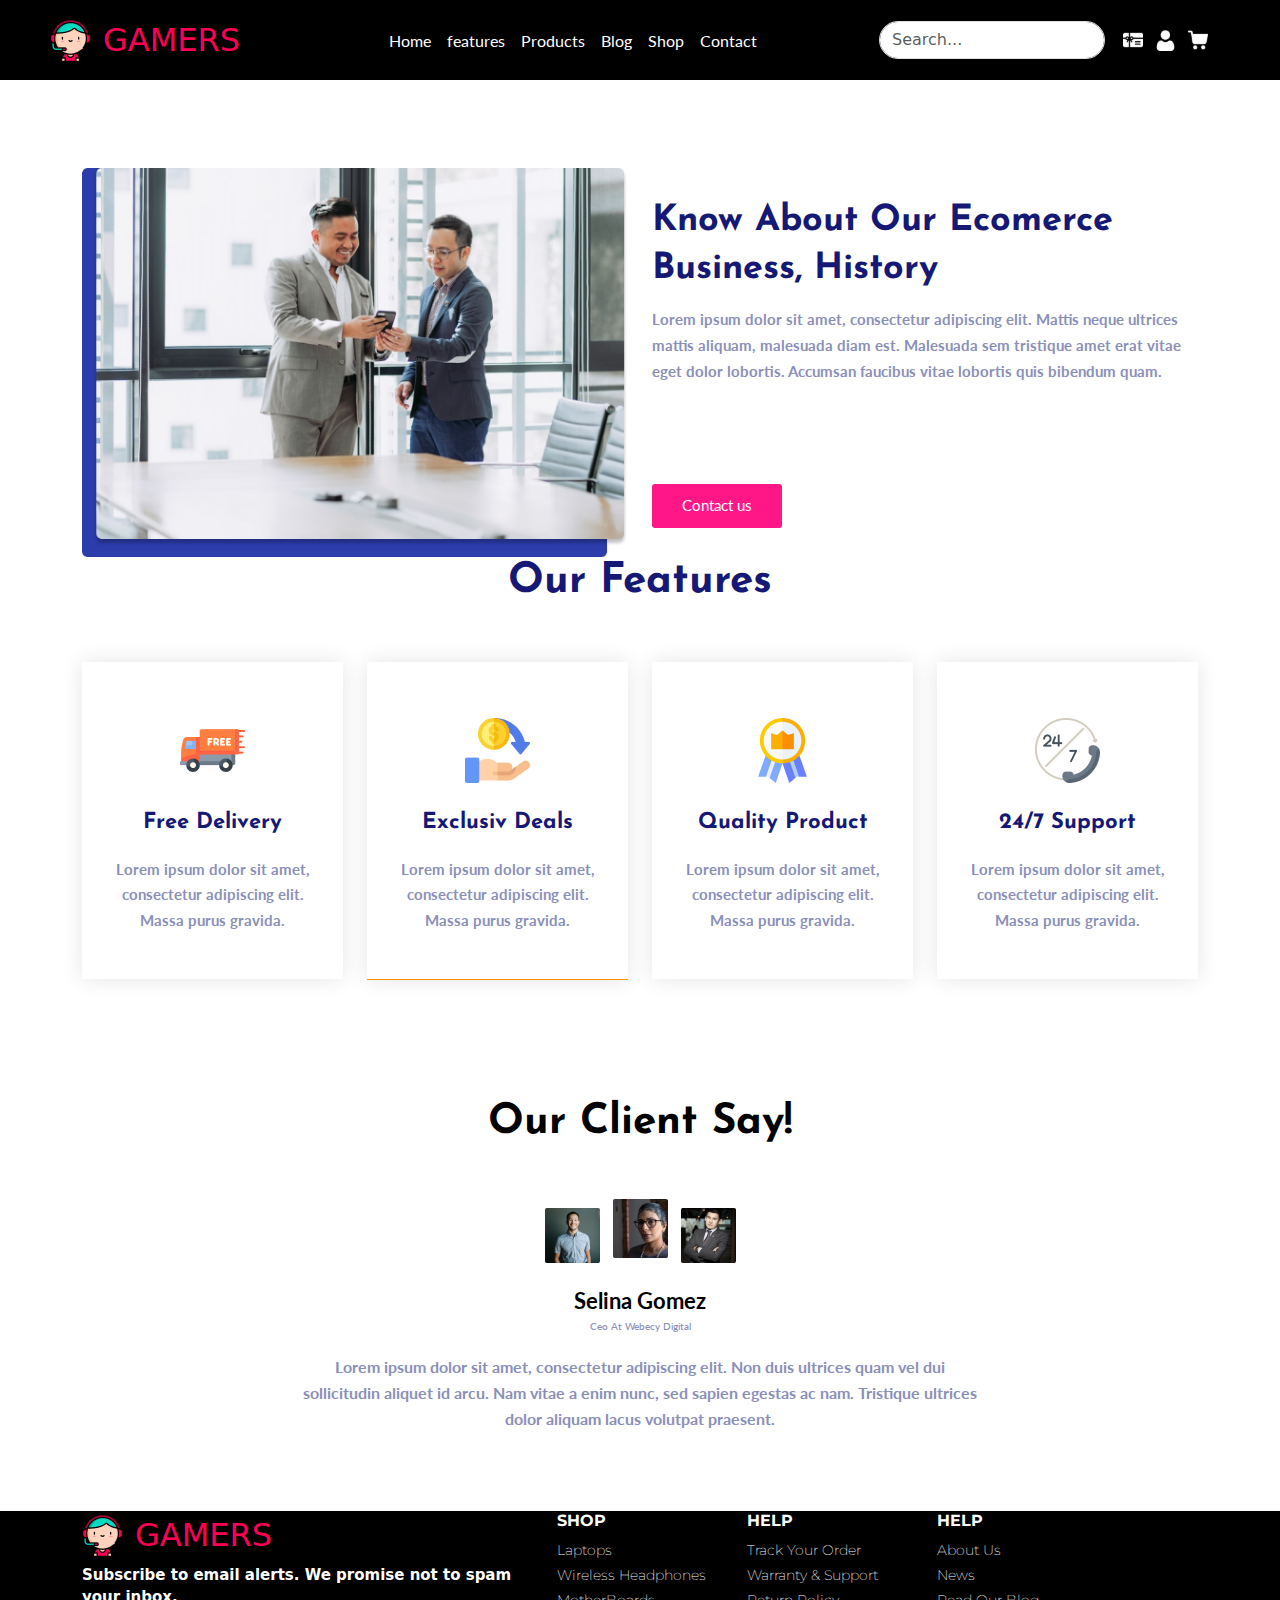
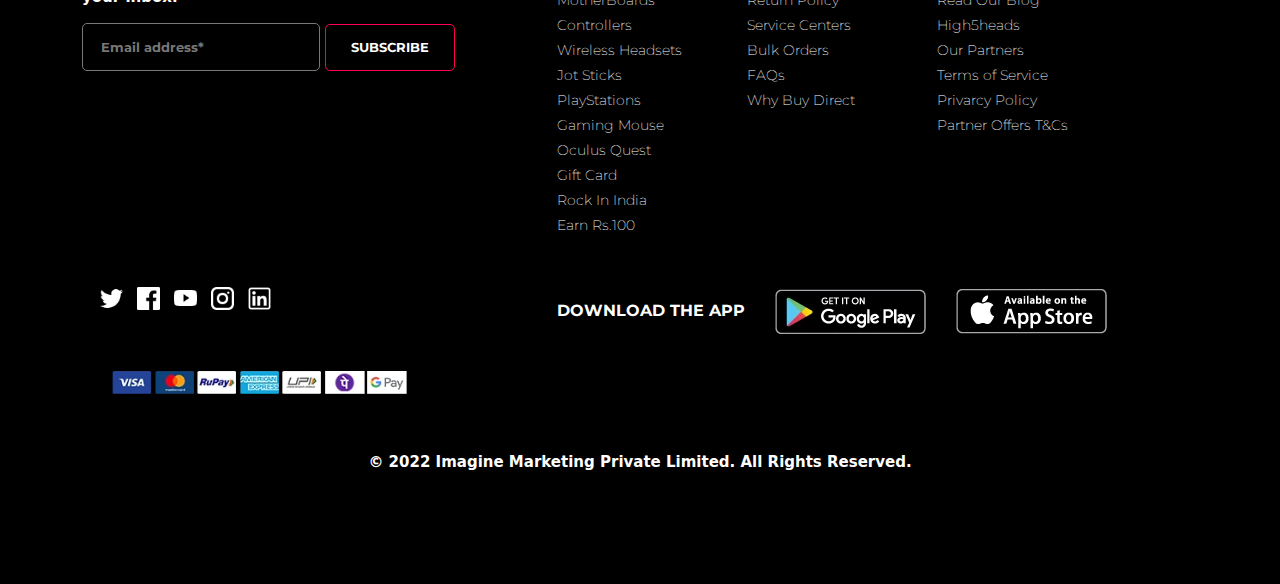
<file: features.html>
<!DOCTYPE html>
<html lang="en">
<head>
    <meta charset="UTF-8">
    <meta name="viewport" content="width=device-width, initial-scale=1.0">
    <title>Document</title>
    <link rel="stylesheet" href="./css/main.css">
    <link rel="stylesheet" href="./css/bootstrap.min.css">
    
    <!-- family -->
    <link rel="preconnect" href="https://fonts.googleapis.com">
    <link rel="preconnect" href="https://fonts.gstatic.com" crossorigin>
    <link href="https://fonts.googleapis.com/css2?family=Salsa&display=swap" rel="stylesheet">
    <link rel="preconnect" href="https://fonts.googleapis.com">
    <link rel="preconnect" href="https://fonts.gstatic.com" crossorigin>
    <link
        href="https://fonts.googleapis.com/css2?family=Lato:ital,wght@0,100;0,300;0,400;0,700;0,900;1,100;1,300;1,400;1,700;1,900&family=Salsa&display=swap"
        rel="stylesheet">
    <link rel="preconnect" href="https://fonts.googleapis.com">
    <link rel="preconnect" href="https://fonts.gstatic.com" crossorigin>
    <link
        href="https://fonts.googleapis.com/css2?family=Josefin+Sans:ital,wght@0,100..700;1,100..700&family=Lato:ital,wght@0,100;0,300;0,400;0,700;0,900;1,100;1,300;1,400;1,700;1,900&family=Salsa&display=swap"
        rel="stylesheet">
    <link rel="preconnect" href="https://fonts.googleapis.com">
    <link rel="preconnect" href="https://fonts.gstatic.com" crossorigin>
    <link
        href="https://fonts.googleapis.com/css2?family=Josefin+Sans:ital,wght@0,100..700;1,100..700&family=Lato:ital,wght@0,100;0,300;0,400;0,700;0,900;1,100;1,300;1,400;1,700;1,900&family=Montserrat:ital,wght@0,100..900;1,100..900&family=Salsa&display=swap"
        rel="stylesheet">
    <link rel="preconnect" href="https://fonts.googleapis.com">
    <link rel="preconnect" href="https://fonts.gstatic.com" crossorigin>
    <link
        href="https://fonts.googleapis.com/css2?family=Josefin+Sans:ital,wght@0,100..700;1,100..700&family=Lato:ital,wght@0,100;0,300;0,400;0,700;0,900;1,100;1,300;1,400;1,700;1,900&family=Montserrat:ital,wght@0,100..900;1,100..900&family=Poppins:ital,wght@0,100;0,200;0,300;0,400;0,500;0,600;0,700;0,800;0,900;1,100;1,200;1,300;1,400;1,500;1,600;1,700;1,800;1,900&family=Salsa&display=swap"
        rel="stylesheet">
    <link rel="preconnect" href="https://fonts.googleapis.com">
    <link rel="preconnect" href="https://fonts.gstatic.com" crossorigin>
    <link
        href="https://fonts.googleapis.com/css2?family=Josefin+Sans:ital,wght@0,100..700;1,100..700&family=Lato:ital,wght@0,100;0,300;0,400;0,700;0,900;1,100;1,300;1,400;1,700;1,900&family=Montserrat:ital,wght@0,100..900;1,100..900&family=Poppins:ital,wght@0,100;0,200;0,300;0,400;0,500;0,600;0,700;0,800;0,900;1,100;1,200;1,300;1,400;1,500;1,600;1,700;1,800;1,900&family=Roboto:ital,wght@0,100;0,300;0,400;0,500;0,700;0,900;1,100;1,300;1,400;1,500;1,700;1,900&family=Salsa&display=swap"
        rel="stylesheet">
</head>

<body>


    <!-- /* navbar */ -->
    <nav class="navbar fixed-top navbar-expand-lg bg-black">
        <div class="container-fluid">
          <a class="navbar-brand" href="#">
            <div class="d-flex align-items-center">
                <img src="./img/nav/gamer 1.png" alt="">
                <span class="gamer">GAMERS</span>
            </div>
          </a>
          <button class="navbar-toggler" type="button" data-bs-toggle="collapse" data-bs-target="#navbarSupportedContent" aria-controls="navbarSupportedContent" aria-expanded="false" aria-label="Toggle navigation">
            <span class="navbar-toggler-icon"><svg width="34" height="28" viewBox="0 0 34 28" fill="none" xmlns="http://www.w3.org/2000/svg">
                <path fill-rule="evenodd" clip-rule="evenodd" d="M0.333336 2.14811C0.333336 1.32991 0.982199 0.666626 1.78261 0.666626H32.2174C33.0178 0.666626 33.6667 1.32991 33.6667 2.14811C33.6667 2.96631 33.0178 3.62959 32.2174 3.62959H1.78261C0.982199 3.62959 0.333336 2.96631 0.333336 2.14811ZM0.333336 14C0.333336 13.1818 0.982199 12.5185 1.78261 12.5185H32.2174C33.0178 12.5185 33.6667 13.1818 33.6667 14C33.6667 14.8182 33.0178 15.4814 32.2174 15.4814H1.78261C0.982199 15.4814 0.333336 14.8182 0.333336 14ZM0.333336 25.8518C0.333336 25.0336 0.982199 24.3703 1.78261 24.3703H32.2174C33.0178 24.3703 33.6667 25.0336 33.6667 25.8518C33.6667 26.67 33.0178 27.3333 32.2174 27.3333H1.78261C0.982199 27.3333 0.333336 26.67 0.333336 25.8518Z" fill="#fff"/>
                </svg>
                </span>
          </button>
          <div class="collapse navbar-collapse" id="navbarSupportedContent">
            <ul class="navbar-nav m-auto mb-2 mb-lg-0 ">
              <li class="nav-item">
                <a class="nav-link active" aria-current="page" href="./index.html">Home</a>
              </li>
              <li class="nav-item">
                <a class="nav-link active" aria-current="page" href="./features.html">features</a>
              </li>
              <li class="nav-item">
                <a class="nav-link active" aria-current="page" href="./product.html">Products</a>
              </li>
              <li class="nav-item">
                <a class="nav-link active" aria-current="page" href="./blog.html">Blog</a>
              </li>
              <li class="nav-item">
                <a class="nav-link active" aria-current="page" href="./shop.html">Shop</a>
              </li>
              <li class="nav-item">
                <a class="nav-link active" aria-current="page" href="./contact.html">Contact</a>
              </li>
            </ul>
            <form class="d-flex justify-content-center align-items-center" role="search">
              <input class="form-control me-2" type="search" placeholder="Search..." aria-label="Search">
                <div class="d-flex social">
                    <svg width="20" height="20" viewBox="0 0 20 20" fill="none" xmlns="http://www.w3.org/2000/svg" xmlns:xlink="http://www.w3.org/1999/xlink">
                        <rect width="20" height="20" fill="url(#pattern0_3_742)"/>
                        <defs>
                        <pattern id="pattern0_3_742" patternContentUnits="objectBoundingBox" width="1" height="1">
                        <use xlink:href="#image0_3_742" transform="scale(0.00195312)"/>
                        </pattern>
                        <image id="image0_3_742" width="512" height="512" xlink:href="[data-uri]"/>
                        </defs>
                        </svg>
                        <svg width="21" height="21" viewBox="0 0 21 21" fill="none" xmlns="http://www.w3.org/2000/svg" xmlns:xlink="http://www.w3.org/1999/xlink">
                            <rect width="21" height="21" fill="url(#pattern0_3_743)"/>
                            <defs>
                            <pattern id="pattern0_3_743" patternContentUnits="objectBoundingBox" width="1" height="1">
                            <use xlink:href="#image0_3_743" transform="scale(0.00195312)"/>
                            </pattern>
                            <image id="image0_3_743" width="512" height="512" xlink:href="[data-uri]"/>
                            </defs>
                            </svg>
                            <svg width="20" height="20" viewBox="0 0 20 20" fill="none" xmlns="http://www.w3.org/2000/svg" xmlns:xlink="http://www.w3.org/1999/xlink">
                                <rect width="20" height="20" fill="url(#pattern0_3_744)"/>
                                <defs>
                                <pattern id="pattern0_3_744" patternContentUnits="objectBoundingBox" width="1" height="1">
                                <use xlink:href="#image0_3_744" transform="scale(0.00195312)"/>
                                </pattern>
                                <image id="image0_3_744" width="512" height="512" xlink:href="[data-uri]"/>
                                </defs>
                                </svg>
                                                                                    
                </div>
            </form>
          </div>
        </div>
      </nav>

  
  

      <br/>
      <br/>
      <br/>
      <br/>
      <br/>







    <!-- /* contact */ -->
    <div  class="py-5 features">
        <div class="container">
            <div class="row align-items-center g-4">
                <div class="col-md-6">
                    <img class="img-fluid" src="./img/Group 73.png" alt="">
                </div>
                <div class="col-md-6 text-center text-lg-start ">
                    <h3>Know About Our Ecomerce
                        Business, History</h3>
                    <p>Lorem ipsum dolor sit amet, consectetur adipiscing elit. Mattis neque ultrices mattis
                        aliquam, malesuada diam est. Malesuada sem tristique amet erat vitae eget dolor lobortis.
                        Accumsan faucibus vitae lobortis quis bibendum quam.</p>
                    <button type="button">Contact us</button>
                </div>
            </div>
            <div class="row ">
                <div class="col-12 text-center ">
                    <h2 class="features_title">Our Features</h2>
                </div>
            </div>
            <div class="row bigCard g-4  ">
                <div class="col-md-6 col-lg-3 text-center ">
                    <div class="cardbox  ">
                        <img src="./img/camers/g1.png" alt="">
                        <h4>Free Delivery</h4>
                        <h5>
                            Lorem ipsum dolor sit amet, consectetur adipiscing elit. Massa purus gravida.
                        </h5>
                    </div>
                </div>
                <div class="col-md-6 col-lg-3 text-center ">
                    <div class="cardbox cardbox_2">
                        <img src="./img/camers/g2.png" alt="">
                        <h4>Exclusiv Deals</h4>
                        <h5>
                            Lorem ipsum dolor sit amet, consectetur adipiscing elit. Massa purus gravida.
                        </h5>
                    </div>

                </div>
                <div class="col-md-6 col-lg-3 text-center ">
                    <div class="cardbox">
                        <img src="./img/camers/g3.png" alt="">
                        <h4>Quality Product</h4>
                        <h5>
                            Lorem ipsum dolor sit amet, consectetur adipiscing elit. Massa purus gravida.
                        </h5>
                    </div>

                </div>
                <div class="col-md-6 col-lg-3 text-center ">
                    <div class="cardbox">
                        <img src="./img/camers/g4.png" alt="">
                        <h4>24/7 Support</h4>
                        <h5>
                            Lorem ipsum dolor sit amet, consectetur adipiscing elit. Massa purus gravida.
                        </h5>
                    </div>

                </div>
            </div>
        </div>
    </div>

    <!-- client -->
    <div class="client ">
        <div class="container">
            <div class="row">
                <div class="col-12 text-center">
                    <h1>Our Client Say!</h1>
                    <img src="./img/client.png" alt="">
                    <h2>Selina Gomez</h2>
                    <h3>Ceo At Webecy Digital</h3>
                    <p class="paragraph">Lorem ipsum dolor sit amet, consectetur adipiscing elit. Non duis ultrices quam vel dui sollicitudin aliquet id arcu. Nam vitae a enim nunc, sed sapien egestas ac nam. Tristique ultrices dolor aliquam lacus volutpat praesent.</p>
                </div>
            </div>
        </div>
    </div>


    <!-- /* footer */ -->
    <div class="footer">
        <div class="container">
            <div class="row text-white text-center text-lg-start">
                <div class="col-12 col-lg-5">
                    <div class="pb-5 pb-lg-0">
                        <div class="d-inline-flex justify-content-start align-items-center">
                            <img src="./img/nav/gamer 1.png" alt="">
                            <span class="gamer ">GAMERS</span>
                        </div>
                        <p>Subscribe to email alerts. We promise not to spam your
                            inbox.</p>
                        <input class="mb-3" type="email" placeholder="Email address*" />
                        <button >SUBSCRIBE</button>

                    </div>
                </div>

                <div class="col-12 col-md-4  py-3 py-md-0   col-lg-2 offst-lg-1">
                    <div>
                        <h3>SHOP</h3>
                        <h6>Laptops</h6>
                        <h6>Wireless Headphones</h6>
                        <h6>MotherBoards</h6>
                        <h6>Controllers</h6>
                        <h6>Wireless Headsets</h6>
                        <h6>Jot Sticks</h6>
                        <h6>PlayStations</h6>
                        <h6>Gaming Mouse</h6>
                        <h6>Oculus Quest </h6>
                        <h6>Gift Card</h6>
                        <h6>Rock In India</h6>
                        <h6>Earn Rs.100</h6>
                    </div>
                </div>
                <div class="col-12 col-md-4  py-3 py-md-0 col-lg-2 ">
                    <div>
                        <h3>HELP</h3>
                        <h6>Track Your Order</h6>
                        <h6>Warranty & Support </h6>
                        <h6>Return Policy</h6>
                        <h6>Service Centers</h6>
                        <h6>Bulk Orders</h6>
                        <h6>FAQs</h6>
                        <h6>Why Buy Direct</h6>

                    </div>
                </div>
                <div class="col-12 col-md-4 py-3 py-md-0  col-lg-2">
                    <div>
                        <h3>HELP</h3>
                        <h6>About Us</h6>
                        <h6>News</h6>
                        <h6>Read Our Blog</h6>
                        <h6>High5heads</h6>
                        <h6>Our Partners</h6>
                        <h6>Terms of Service</h6>
                        <h6>Privarcy Policy</h6>
                        <h6>Partner Offers T&Cs</h6>

                    </div>
                </div>
            </div>
            <div class="row py-5 text-center text-lg-start ">
                <div class="col-12 col-lg-5">
                    <div>
                        <ul class="d-inline-flex social pe-5 ">
                            <li>
                                <svg width="23" height="23" viewBox="0 0 23 23" fill="none"
                                    xmlns="http://www.w3.org/2000/svg" xmlns:xlink="http://www.w3.org/1999/xlink">
                                    <rect width="23" height="23" fill="url(#pattern0_6_3552)" />
                                    <defs>
                                        <pattern id="pattern0_6_3552" patternContentUnits="objectBoundingBox"
                                            width="1" height="1">
                                            <use xlink:href="#image0_6_3552" transform="scale(0.0078125)" />
                                        </pattern>
                                        <image id="image0_6_3552" width="128" height="128"
                                            xlink:href="[data-uri]" />
                                    </defs>
                                </svg>

                            </li>
                            <li>
                                <svg width="23" height="23" viewBox="0 0 23 23" fill="none"
                                    xmlns="http://www.w3.org/2000/svg" xmlns:xlink="http://www.w3.org/1999/xlink">
                                    <rect width="23" height="23" fill="url(#pattern0_6_3549)" />
                                    <defs>
                                        <pattern id="pattern0_6_3549" patternContentUnits="objectBoundingBox"
                                            width="1" height="1">
                                            <use xlink:href="#image0_6_3549" transform="scale(0.00195312)" />
                                        </pattern>
                                        <image id="image0_6_3549" width="512" height="512"
                                            xlink:href="[data-uri]" />
                                    </defs>
                                </svg>

                            </li>
                            <li>
                                <svg width="23" height="16" viewBox="0 0 23 16" fill="none"
                                    xmlns="http://www.w3.org/2000/svg" xmlns:xlink="http://www.w3.org/1999/xlink">
                                    <rect width="23" height="16" fill="url(#pattern0_6_3550)" />
                                    <defs>
                                        <pattern id="pattern0_6_3550" patternContentUnits="objectBoundingBox"
                                            width="1" height="1">
                                            <use xlink:href="#image0_6_3550"
                                                transform="matrix(0.00195312 0 0 0.00280762 0 -0.21875)" />
                                        </pattern>
                                        <image id="image0_6_3550" width="512" height="512"
                                            xlink:href="[data-uri]" />
                                    </defs>
                                </svg>

                            </li>
                            <li>
                                <svg width="23" height="23" viewBox="0 0 23 23" fill="none"
                                    xmlns="http://www.w3.org/2000/svg" xmlns:xlink="http://www.w3.org/1999/xlink">
                                    <rect width="23" height="23" fill="url(#pattern0_6_3551)" />
                                    <defs>
                                        <pattern id="pattern0_6_3551" patternContentUnits="objectBoundingBox"
                                            width="1" height="1">
                                            <use xlink:href="#image0_6_3551" transform="scale(0.0078125)" />
                                        </pattern>
                                        <image id="image0_6_3551" width="128" height="128"
                                            xlink:href="[data-uri]" />
                                    </defs>
                                </svg>

                            </li>
                            <li>
                                <svg width="23" height="23" viewBox="0 0 23 23" fill="none"
                                    xmlns="http://www.w3.org/2000/svg" xmlns:xlink="http://www.w3.org/1999/xlink">
                                    <rect width="23" height="23" fill="url(#pattern0_6_3548)" />
                                    <defs>
                                        <pattern id="pattern0_6_3548" patternContentUnits="objectBoundingBox"
                                            width="1" height="1">
                                            <use xlink:href="#image0_6_3548" transform="scale(0.0217391)" />
                                        </pattern>
                                        <image id="image0_6_3548" width="46" height="46"
                                            xlink:href="[data-uri]" />
                                    </defs>
                                </svg>

                            </li>
                        </ul>
                        <img class="visa" src="./img/footer/visa.png" alt="">
                    </div>
                </div>
                <div class="col-12 col-lg-7">
                    <div class="d-inline-flex flex-column flex-md-row flex-lg-row googlePlay align-items-center">
                        <span class="download">DOWNLOAD THE APP</span>
                        <img src="./img/footer/googlePlay.png" alt="">
                        <img src="./img/footer/appStore.png" alt="">
                    </div>
                </div>
                <div class="col-12 text-center text-white py-5">
                    <p>© 2022 Imagine Marketing Private Limited. All Rights Reserved.</p>
                </div>
            </div>
        </div>
    </div>


    <script src="./js//bootstrap.bundle.min.js"></script>

</body>

</html>
</file>
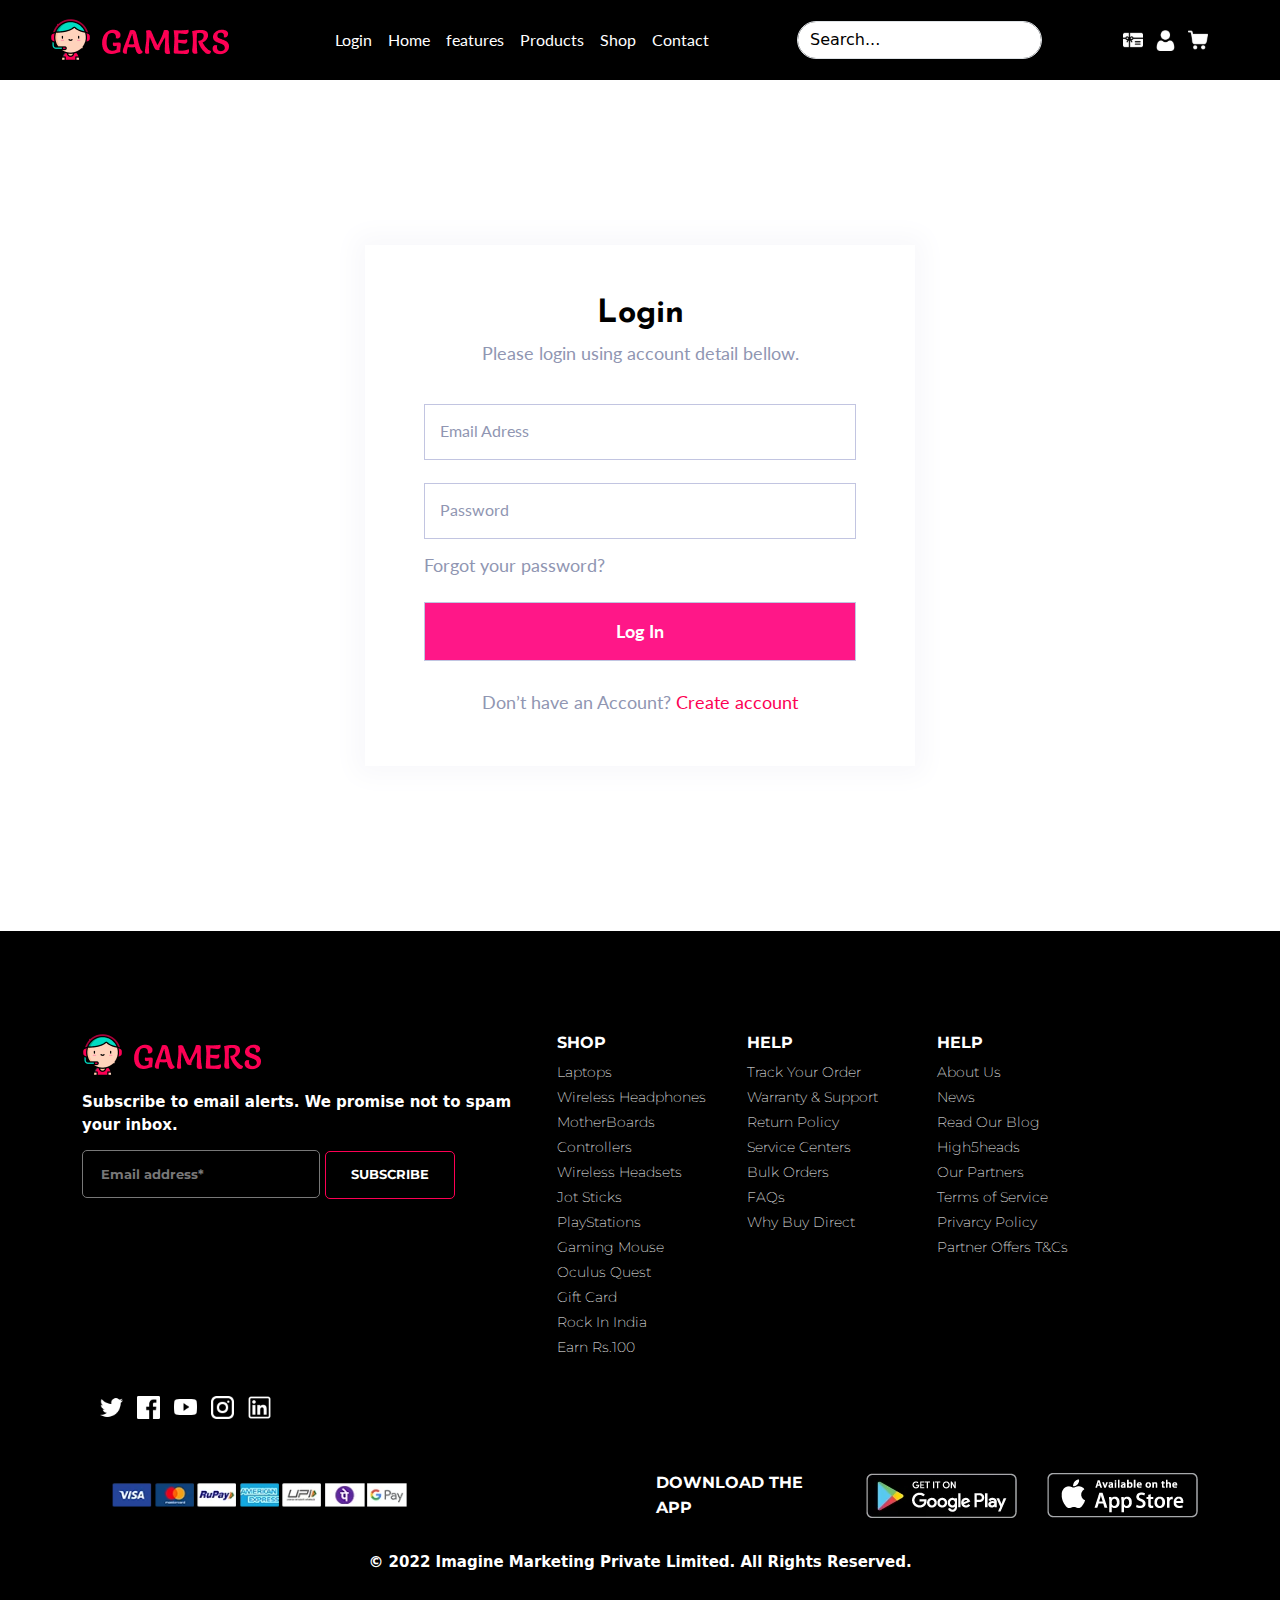
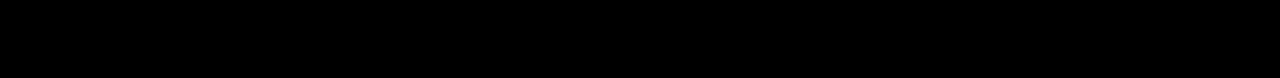
<file: login.html>
<!DOCTYPE html>
<html lang="en">
<head>
    <meta charset="UTF-8">
    <meta name="viewport" content="width=device-width, initial-scale=1.0">
    <title>Document</title>
    <link rel="stylesheet" href="./css/main.css">
    <link rel="stylesheet" href="./css/bootstrap.min.css">
    
    <!-- family -->
    <link rel="preconnect" href="https://fonts.googleapis.com">
    <link rel="preconnect" href="https://fonts.gstatic.com" crossorigin>
    <link href="https://fonts.googleapis.com/css2?family=Salsa&display=swap" rel="stylesheet">
    <link rel="preconnect" href="https://fonts.googleapis.com">
    <link rel="preconnect" href="https://fonts.gstatic.com" crossorigin>
    <link
        href="https://fonts.googleapis.com/css2?family=Lato:ital,wght@0,100;0,300;0,400;0,700;0,900;1,100;1,300;1,400;1,700;1,900&family=Salsa&display=swap"
        rel="stylesheet">
    <link rel="preconnect" href="https://fonts.googleapis.com">
    <link rel="preconnect" href="https://fonts.gstatic.com" crossorigin>
    <link
        href="https://fonts.googleapis.com/css2?family=Josefin+Sans:ital,wght@0,100..700;1,100..700&family=Lato:ital,wght@0,100;0,300;0,400;0,700;0,900;1,100;1,300;1,400;1,700;1,900&family=Salsa&display=swap"
        rel="stylesheet">
    <link rel="preconnect" href="https://fonts.googleapis.com">
    <link rel="preconnect" href="https://fonts.gstatic.com" crossorigin>
    <link
        href="https://fonts.googleapis.com/css2?family=Josefin+Sans:ital,wght@0,100..700;1,100..700&family=Lato:ital,wght@0,100;0,300;0,400;0,700;0,900;1,100;1,300;1,400;1,700;1,900&family=Montserrat:ital,wght@0,100..900;1,100..900&family=Salsa&display=swap"
        rel="stylesheet">
    <link rel="preconnect" href="https://fonts.googleapis.com">
    <link rel="preconnect" href="https://fonts.gstatic.com" crossorigin>
    <link
        href="https://fonts.googleapis.com/css2?family=Josefin+Sans:ital,wght@0,100..700;1,100..700&family=Lato:ital,wght@0,100;0,300;0,400;0,700;0,900;1,100;1,300;1,400;1,700;1,900&family=Montserrat:ital,wght@0,100..900;1,100..900&family=Poppins:ital,wght@0,100;0,200;0,300;0,400;0,500;0,600;0,700;0,800;0,900;1,100;1,200;1,300;1,400;1,500;1,600;1,700;1,800;1,900&family=Salsa&display=swap"
        rel="stylesheet">
    <link rel="preconnect" href="https://fonts.googleapis.com">
    <link rel="preconnect" href="https://fonts.gstatic.com" crossorigin>
    <link
        href="https://fonts.googleapis.com/css2?family=Josefin+Sans:ital,wght@0,100..700;1,100..700&family=Lato:ital,wght@0,100;0,300;0,400;0,700;0,900;1,100;1,300;1,400;1,700;1,900&family=Montserrat:ital,wght@0,100..900;1,100..900&family=Poppins:ital,wght@0,100;0,200;0,300;0,400;0,500;0,600;0,700;0,800;0,900;1,100;1,200;1,300;1,400;1,500;1,600;1,700;1,800;1,900&family=Roboto:ital,wght@0,100;0,300;0,400;0,500;0,700;0,900;1,100;1,300;1,400;1,500;1,700;1,900&family=Salsa&display=swap"
        rel="stylesheet">
</head>

<body>

   <!-- update -->
    <!-- /* navbar */ -->
    <nav class="navbar  navbar-expand-lg bg-black ">
        <div class="container-fluid">
          <a class="navbar-brand" href="#">
            <div class="d-flex align-items-center looggoo">
                <img src="./img/gamer.png" alt="">
               
            </div>
          </a>
          <button class="navbar-toggler" type="button" data-bs-toggle="collapse" data-bs-target="#navbarSupportedContent" aria-controls="navbarSupportedContent" aria-expanded="false" aria-label="Toggle navigation">
            <span class="navbar-toggler-icon"><svg width="34" height="28" viewBox="0 0 34 28" fill="none" xmlns="http://www.w3.org/2000/svg">
                <path fill-rule="evenodd" clip-rule="evenodd" d="M0.333336 2.14811C0.333336 1.32991 0.982199 0.666626 1.78261 0.666626H32.2174C33.0178 0.666626 33.6667 1.32991 33.6667 2.14811C33.6667 2.96631 33.0178 3.62959 32.2174 3.62959H1.78261C0.982199 3.62959 0.333336 2.96631 0.333336 2.14811ZM0.333336 14C0.333336 13.1818 0.982199 12.5185 1.78261 12.5185H32.2174C33.0178 12.5185 33.6667 13.1818 33.6667 14C33.6667 14.8182 33.0178 15.4814 32.2174 15.4814H1.78261C0.982199 15.4814 0.333336 14.8182 0.333336 14ZM0.333336 25.8518C0.333336 25.0336 0.982199 24.3703 1.78261 24.3703H32.2174C33.0178 24.3703 33.6667 25.0336 33.6667 25.8518C33.6667 26.67 33.0178 27.3333 32.2174 27.3333H1.78261C0.982199 27.3333 0.333336 26.67 0.333336 25.8518Z" fill="#fff"/>
                </svg>
                </span>
          </button>
          <div class="collapse navbar-collapse bg-black" id="navbarSupportedContent">
            <ul class="navbar-nav m-auto d-flex justify-content-center align-items-center ">
             

              <li class="nav-item">
                <a class="nav-link active" aria-current="page" href="./login.html">Login</a>
              </li>

              <li class="nav-item">
                <a class="nav-link active" aria-current="page" href="./index.html">Home</a>
              </li>

              <li class="nav-item">
                <a class="nav-link active" aria-current="page" href="./features.html">features</a>
              </li>
              <li class="nav-item">
                <a class="nav-link active" aria-current="page" href="./product.html">Products</a>
              </li>
            
              <li class="nav-item">
                <a class="nav-link active" aria-current="page" href="./shop.html">Shop</a>
              </li>
              <li class="nav-item">
                <a class="nav-link active" aria-current="page" href="./contact.html">Contact</a>
              </li>
            </ul>
            <form class="d-flex flex-column flex-md-row  justify-content-center align-items-center navSearch" role="search">
              <input class="my-4 my-md-0 form-control me-2 inputSearch" type="search" placeholder="Search..." aria-label="Search">
                <div class="d-flex social my-4 my-md-0">
                    <svg width="20" height="20" viewBox="0 0 20 20" fill="none" xmlns="http://www.w3.org/2000/svg" xmlns:xlink="http://www.w3.org/1999/xlink">
                        <rect width="20" height="20" fill="url(#pattern0_3_742)"/>
                        <defs>
                        <pattern id="pattern0_3_742" patternContentUnits="objectBoundingBox" width="1" height="1">
                        <use xlink:href="#image0_3_742" transform="scale(0.00195312)"/>
                        </pattern>
                        <image id="image0_3_742" width="512" height="512" xlink:href="[data-uri]"/>
                        </defs>
                        </svg>
                        <svg width="21" height="21" viewBox="0 0 21 21" fill="none" xmlns="http://www.w3.org/2000/svg" xmlns:xlink="http://www.w3.org/1999/xlink">
                            <rect width="21" height="21" fill="url(#pattern0_3_743)"/>
                            <defs>
                            <pattern id="pattern0_3_743" patternContentUnits="objectBoundingBox" width="1" height="1">
                            <use xlink:href="#image0_3_743" transform="scale(0.00195312)"/>
                            </pattern>
                            <image id="image0_3_743" width="512" height="512" xlink:href="[data-uri]"/>
                            </defs>
                            </svg>
                            <svg width="20" height="20" viewBox="0 0 20 20" fill="none" xmlns="http://www.w3.org/2000/svg" xmlns:xlink="http://www.w3.org/1999/xlink">
                                <rect width="20" height="20" fill="url(#pattern0_3_744)"/>
                                <defs>
                                <pattern id="pattern0_3_744" patternContentUnits="objectBoundingBox" width="1" height="1">
                                <use xlink:href="#image0_3_744" transform="scale(0.00195312)"/>
                                </pattern>
                                <image id="image0_3_744" width="512" height="512" xlink:href="[data-uri]"/>
                                </defs>
                                </svg>
                                                                                    
                </div>
            </form>
          </div>
        </div>
      </nav>




   


    
    <!-- /* login */ -->
    <div >
        <div class="container  ">
            <div class="row login  ">
                <div class="col-12 text-center ">
                    <div class="box  shadow-lg">
                        <h2>Login</h2>
                        <p class="p">Please login using account detail bellow.</p>
                        <div class="input email ">
                            <input class=" w-100" type="email" placeholder="Email Adress" />

                        </div>
                        <div class="input password">
                            <input class=" w-100" type="password" placeholder="Password" />

                        </div>


                        <div class="text-start  ">
                            <p class="p forget">Forgot your password?</p>
                        </div>

                        <div class="btnLogin">
                            <input type="submit" value="Log In" class="loginBtn w-100" />

                        </div>
                      
                        <span class="d-inline-block p donot">Don’t have an Account?</span>
                        <button class="create">Create account</button>

                    </div>


                </div>
            </div>
        </div>
    </div>








<!-- /* footer */ -->
<div class="footer">
    <div class="container  footerCard">
        <div class="row text-white text-center text-lg-start footerone">
            
            <div class="col-12 col-lg-5">
                <div class="">
                   
                        <img class="imgFooter" src="./img/gamer.png" alt="">
                      
                   
                    <p>Subscribe to email alerts. We promise not to spam your
                        inbox.</p>
                    <input class="" type="email" placeholder="Email address*" />
                    <button >SUBSCRIBE</button>

                </div>
            </div>

            <div class="col-12 col-md-4  py-3 py-md-0   col-lg-2 offst-lg-1">
                <div>
                    <h3>SHOP</h3>
                    <h6>Laptops</h6>
                    <h6>Wireless Headphones</h6>
                    <h6>MotherBoards</h6>
                    <h6>Controllers</h6>
                    <h6>Wireless Headsets</h6>
                    <h6>Jot Sticks</h6>
                    <h6>PlayStations</h6>
                    <h6>Gaming Mouse</h6>
                    <h6>Oculus Quest </h6>
                    <h6>Gift Card</h6>
                    <h6>Rock In India</h6>
                    <h6>Earn Rs.100</h6>
                </div>
            </div>
            <div class="col-12 col-md-4  py-3 py-md-0 col-lg-2 ">
                <div>
                    <h3>HELP</h3>
                    <h6>Track Your Order</h6>
                    <h6>Warranty & Support </h6>
                    <h6>Return Policy</h6>
                    <h6>Service Centers</h6>
                    <h6>Bulk Orders</h6>
                    <h6>FAQs</h6>
                    <h6>Why Buy Direct</h6>

                </div>
            </div>
            <div class="col-12 col-md-4 py-3 py-md-0  col-lg-2">
                <div>
                    <h3>HELP</h3>
                    <h6>About Us</h6>
                    <h6>News</h6>
                    <h6>Read Our Blog</h6>
                    <h6>High5heads</h6>
                    <h6>Our Partners</h6>
                    <h6>Terms of Service</h6>
                    <h6>Privarcy Policy</h6>
                    <h6>Partner Offers T&Cs</h6>

                </div>
            </div>
        </div>
        <div class="row  text-center text-lg-start ">
            <div class="col-12  col-lg-5">
              
                    <ul class="d-inline-flex social  ">
                        <li>
                            <svg width="23" height="23" viewBox="0 0 23 23" fill="none"
                                xmlns="http://www.w3.org/2000/svg" xmlns:xlink="http://www.w3.org/1999/xlink">
                                <rect width="23" height="23" fill="url(#pattern0_6_3552)" />
                                <defs>
                                    <pattern id="pattern0_6_3552" patternContentUnits="objectBoundingBox"
                                        width="1" height="1">
                                        <use xlink:href="#image0_6_3552" transform="scale(0.0078125)" />
                                    </pattern>
                                    <image id="image0_6_3552" width="128" height="128"
                                        xlink:href="[data-uri]" />
                                </defs>
                            </svg>

                        </li>
                        <li>
                            <svg width="23" height="23" viewBox="0 0 23 23" fill="none"
                                xmlns="http://www.w3.org/2000/svg" xmlns:xlink="http://www.w3.org/1999/xlink">
                                <rect width="23" height="23" fill="url(#pattern0_6_3549)" />
                                <defs>
                                    <pattern id="pattern0_6_3549" patternContentUnits="objectBoundingBox"
                                        width="1" height="1">
                                        <use xlink:href="#image0_6_3549" transform="scale(0.00195312)" />
                                    </pattern>
                                    <image id="image0_6_3549" width="512" height="512"
                                        xlink:href="[data-uri]" />
                                </defs>
                            </svg>

                        </li>
                        <li>
                            <svg width="23" height="16" viewBox="0 0 23 16" fill="none"
                                xmlns="http://www.w3.org/2000/svg" xmlns:xlink="http://www.w3.org/1999/xlink">
                                <rect width="23" height="16" fill="url(#pattern0_6_3550)" />
                                <defs>
                                    <pattern id="pattern0_6_3550" patternContentUnits="objectBoundingBox"
                                        width="1" height="1">
                                        <use xlink:href="#image0_6_3550"
                                            transform="matrix(0.00195312 0 0 0.00280762 0 -0.21875)" />
                                    </pattern>
                                    <image id="image0_6_3550" width="512" height="512"
                                        xlink:href="[data-uri]" />
                                </defs>
                            </svg>

                        </li>
                        <li>
                            <svg width="23" height="23" viewBox="0 0 23 23" fill="none"
                                xmlns="http://www.w3.org/2000/svg" xmlns:xlink="http://www.w3.org/1999/xlink">
                                <rect width="23" height="23" fill="url(#pattern0_6_3551)" />
                                <defs>
                                    <pattern id="pattern0_6_3551" patternContentUnits="objectBoundingBox"
                                        width="1" height="1">
                                        <use xlink:href="#image0_6_3551" transform="scale(0.0078125)" />
                                    </pattern>
                                    <image id="image0_6_3551" width="128" height="128"
                                        xlink:href="[data-uri]" />
                                </defs>
                            </svg>

                        </li>
                        <li>
                            <svg width="23" height="23" viewBox="0 0 23 23" fill="none"
                                xmlns="http://www.w3.org/2000/svg" xmlns:xlink="http://www.w3.org/1999/xlink">
                                <rect width="23" height="23" fill="url(#pattern0_6_3548)" />
                                <defs>
                                    <pattern id="pattern0_6_3548" patternContentUnits="objectBoundingBox"
                                        width="1" height="1">
                                        <use xlink:href="#image0_6_3548" transform="scale(0.0217391)" />
                                    </pattern>
                                    <image id="image0_6_3548" width="46" height="46"
                                        xlink:href="[data-uri]" />
                                </defs>
                            </svg>

                        </li>
                    </ul>
          
                
            </div>

            
           
        </div>

        <div class="d-flex visaGoogle flex-column justify-content-center
        justify-content-lg-between
        align-items-center flex-lg-row">
            <img class="visa " src="./img/footer/visa.png" alt="">
            <div class="">
                <div class="d-inline-flex flex-column  flex-lg-row googlePlay align-items-center">
                    <span class="download">DOWNLOAD THE APP</span>
                    <img src="./img/footer/googlePlay.png" alt="">
                    <img src="./img/footer/appStore.png" alt="">
                </div>
            </div>
        </div>
         <div class="col-12 text-center text-white ">
                <p>© 2022 Imagine Marketing Private Limited. All Rights Reserved.</p>
            </div>
    </div>
</div>

    <script src="./js//bootstrap.bundle.min.js"></script>

</body>

</html>
</file>
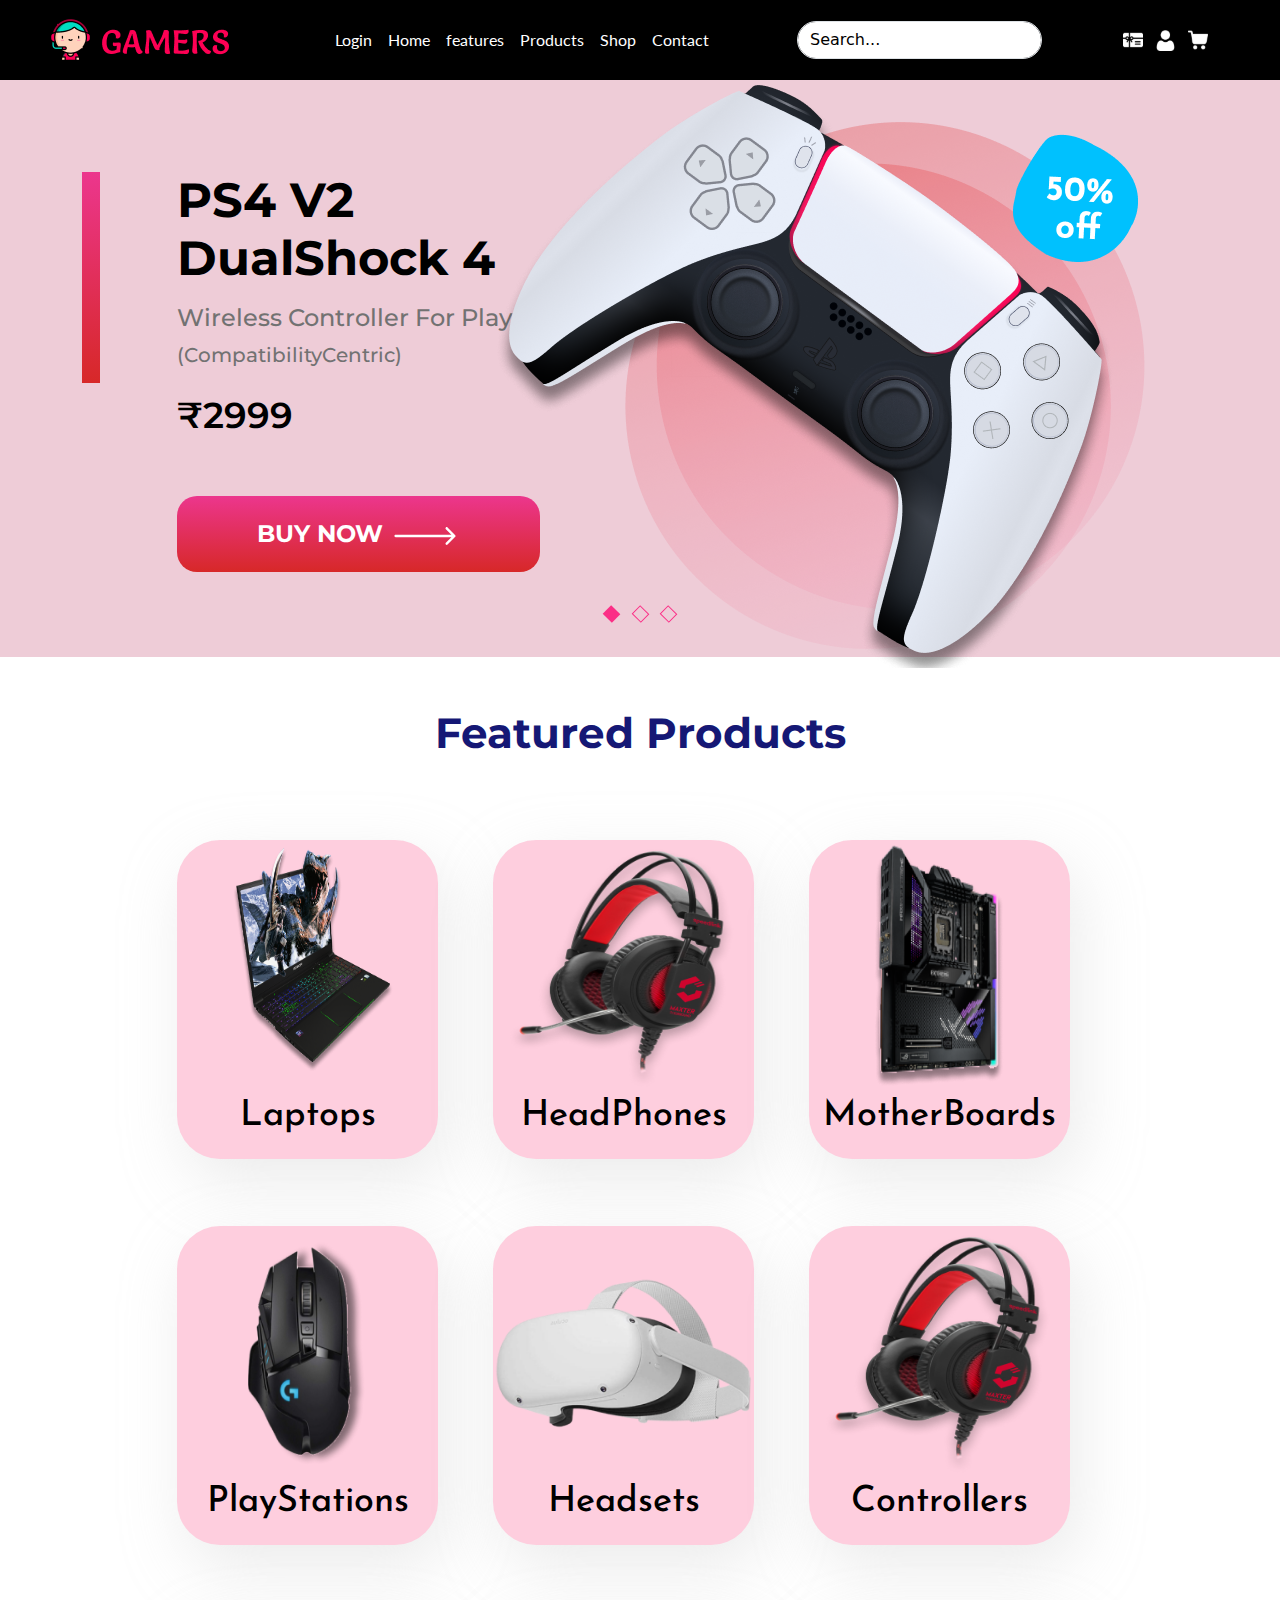
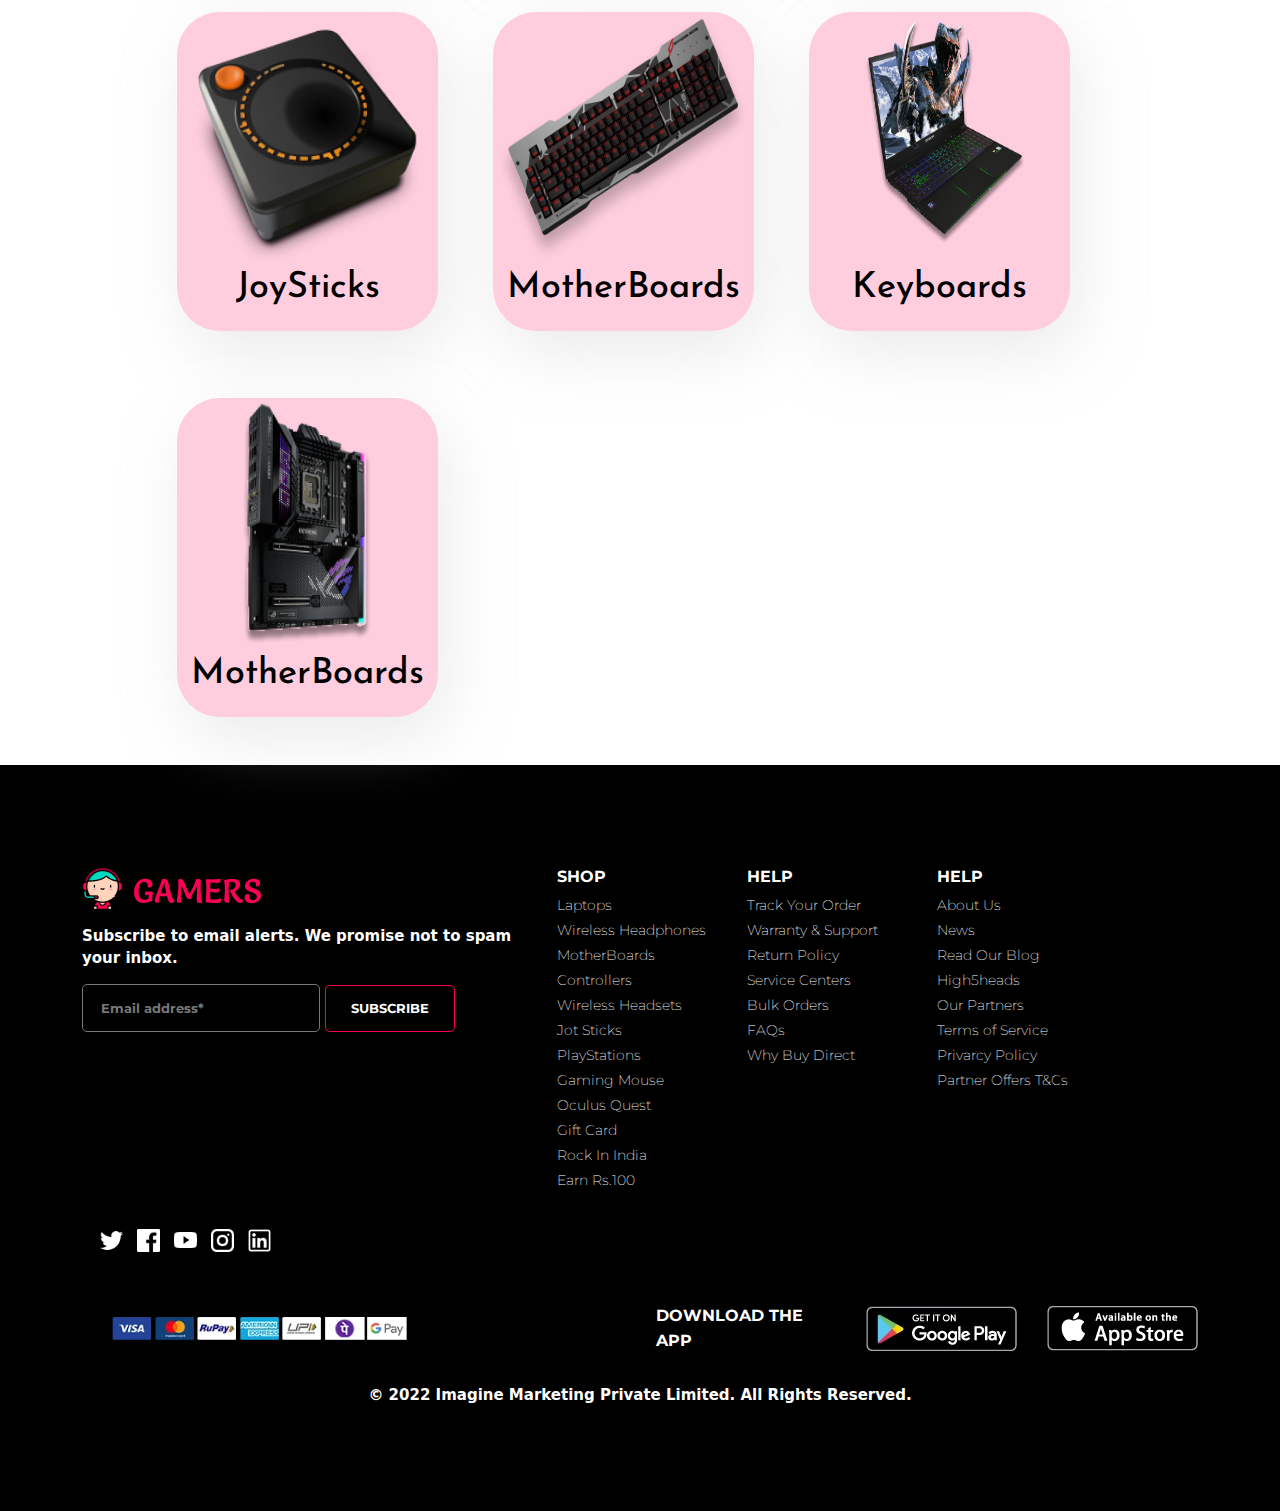
<file: product.html>
<!DOCTYPE html>
<html lang="en">
<head>
    <meta charset="UTF-8">
    <meta name="viewport" content="width=device-width, initial-scale=1.0">
    <title>Document</title>
    <link rel="stylesheet" href="./css/main.css">
    <link rel="stylesheet" href="./css/bootstrap.min.css">
    
    <!-- family -->
    <link rel="preconnect" href="https://fonts.googleapis.com">
    <link rel="preconnect" href="https://fonts.gstatic.com" crossorigin>
    <link href="https://fonts.googleapis.com/css2?family=Salsa&display=swap" rel="stylesheet">
    <link rel="preconnect" href="https://fonts.googleapis.com">
    <link rel="preconnect" href="https://fonts.gstatic.com" crossorigin>
    <link
        href="https://fonts.googleapis.com/css2?family=Lato:ital,wght@0,100;0,300;0,400;0,700;0,900;1,100;1,300;1,400;1,700;1,900&family=Salsa&display=swap"
        rel="stylesheet">
    <link rel="preconnect" href="https://fonts.googleapis.com">
    <link rel="preconnect" href="https://fonts.gstatic.com" crossorigin>
    <link
        href="https://fonts.googleapis.com/css2?family=Josefin+Sans:ital,wght@0,100..700;1,100..700&family=Lato:ital,wght@0,100;0,300;0,400;0,700;0,900;1,100;1,300;1,400;1,700;1,900&family=Salsa&display=swap"
        rel="stylesheet">
    <link rel="preconnect" href="https://fonts.googleapis.com">
    <link rel="preconnect" href="https://fonts.gstatic.com" crossorigin>
    <link
        href="https://fonts.googleapis.com/css2?family=Josefin+Sans:ital,wght@0,100..700;1,100..700&family=Lato:ital,wght@0,100;0,300;0,400;0,700;0,900;1,100;1,300;1,400;1,700;1,900&family=Montserrat:ital,wght@0,100..900;1,100..900&family=Salsa&display=swap"
        rel="stylesheet">
    <link rel="preconnect" href="https://fonts.googleapis.com">
    <link rel="preconnect" href="https://fonts.gstatic.com" crossorigin>
    <link
        href="https://fonts.googleapis.com/css2?family=Josefin+Sans:ital,wght@0,100..700;1,100..700&family=Lato:ital,wght@0,100;0,300;0,400;0,700;0,900;1,100;1,300;1,400;1,700;1,900&family=Montserrat:ital,wght@0,100..900;1,100..900&family=Poppins:ital,wght@0,100;0,200;0,300;0,400;0,500;0,600;0,700;0,800;0,900;1,100;1,200;1,300;1,400;1,500;1,600;1,700;1,800;1,900&family=Salsa&display=swap"
        rel="stylesheet">
    <link rel="preconnect" href="https://fonts.googleapis.com">
    <link rel="preconnect" href="https://fonts.gstatic.com" crossorigin>
    <link
        href="https://fonts.googleapis.com/css2?family=Josefin+Sans:ital,wght@0,100..700;1,100..700&family=Lato:ital,wght@0,100;0,300;0,400;0,700;0,900;1,100;1,300;1,400;1,700;1,900&family=Montserrat:ital,wght@0,100..900;1,100..900&family=Poppins:ital,wght@0,100;0,200;0,300;0,400;0,500;0,600;0,700;0,800;0,900;1,100;1,200;1,300;1,400;1,500;1,600;1,700;1,800;1,900&family=Roboto:ital,wght@0,100;0,300;0,400;0,500;0,700;0,900;1,100;1,300;1,400;1,500;1,700;1,900&family=Salsa&display=swap"
        rel="stylesheet">
</head>

<body>
<!-- update -->
    <!-- /* navbar */ -->
    <nav class="navbar fixed-top navbar-expand-lg bg-black ">
        <div class="container-fluid">
          <a class="navbar-brand" href="#">
            <div class="d-flex align-items-center looggoo">
                <img src="./img/gamer.png" alt="">
               
            </div>
          </a>
          <button class="navbar-toggler" type="button" data-bs-toggle="collapse" data-bs-target="#navbarSupportedContent" aria-controls="navbarSupportedContent" aria-expanded="false" aria-label="Toggle navigation">
            <span class="navbar-toggler-icon"><svg width="34" height="28" viewBox="0 0 34 28" fill="none" xmlns="http://www.w3.org/2000/svg">
                <path fill-rule="evenodd" clip-rule="evenodd" d="M0.333336 2.14811C0.333336 1.32991 0.982199 0.666626 1.78261 0.666626H32.2174C33.0178 0.666626 33.6667 1.32991 33.6667 2.14811C33.6667 2.96631 33.0178 3.62959 32.2174 3.62959H1.78261C0.982199 3.62959 0.333336 2.96631 0.333336 2.14811ZM0.333336 14C0.333336 13.1818 0.982199 12.5185 1.78261 12.5185H32.2174C33.0178 12.5185 33.6667 13.1818 33.6667 14C33.6667 14.8182 33.0178 15.4814 32.2174 15.4814H1.78261C0.982199 15.4814 0.333336 14.8182 0.333336 14ZM0.333336 25.8518C0.333336 25.0336 0.982199 24.3703 1.78261 24.3703H32.2174C33.0178 24.3703 33.6667 25.0336 33.6667 25.8518C33.6667 26.67 33.0178 27.3333 32.2174 27.3333H1.78261C0.982199 27.3333 0.333336 26.67 0.333336 25.8518Z" fill="#fff"/>
                </svg>
                </span>
          </button>
          <div class="collapse navbar-collapse bg-black" id="navbarSupportedContent">
            <ul class="navbar-nav m-auto d-flex justify-content-center align-items-center ">
             

              <li class="nav-item">
                <a class="nav-link active" aria-current="page" href="./login.html">Login</a>
              </li>

              <li class="nav-item">
                <a class="nav-link active" aria-current="page" href="./index.html">Home</a>
              </li>

              <li class="nav-item">
                <a class="nav-link active" aria-current="page" href="./features.html">features</a>
              </li>
              <li class="nav-item">
                <a class="nav-link active" aria-current="page" href="./product.html">Products</a>
              </li>
            
              <li class="nav-item">
                <a class="nav-link active" aria-current="page" href="./shop.html">Shop</a>
              </li>
              <li class="nav-item">
                <a class="nav-link active" aria-current="page" href="./contact.html">Contact</a>
              </li>
            </ul>
            <form class="d-flex flex-column flex-md-row  justify-content-center align-items-center navSearch" role="search">
              <input class="my-4 my-md-0 form-control me-2 inputSearch" type="search" placeholder="Search..." aria-label="Search">
                <div class="d-flex social my-4 my-md-0">
                    <svg width="20" height="20" viewBox="0 0 20 20" fill="none" xmlns="http://www.w3.org/2000/svg" xmlns:xlink="http://www.w3.org/1999/xlink">
                        <rect width="20" height="20" fill="url(#pattern0_3_742)"/>
                        <defs>
                        <pattern id="pattern0_3_742" patternContentUnits="objectBoundingBox" width="1" height="1">
                        <use xlink:href="#image0_3_742" transform="scale(0.00195312)"/>
                        </pattern>
                        <image id="image0_3_742" width="512" height="512" xlink:href="[data-uri]"/>
                        </defs>
                        </svg>
                        <svg width="21" height="21" viewBox="0 0 21 21" fill="none" xmlns="http://www.w3.org/2000/svg" xmlns:xlink="http://www.w3.org/1999/xlink">
                            <rect width="21" height="21" fill="url(#pattern0_3_743)"/>
                            <defs>
                            <pattern id="pattern0_3_743" patternContentUnits="objectBoundingBox" width="1" height="1">
                            <use xlink:href="#image0_3_743" transform="scale(0.00195312)"/>
                            </pattern>
                            <image id="image0_3_743" width="512" height="512" xlink:href="[data-uri]"/>
                            </defs>
                            </svg>
                            <svg width="20" height="20" viewBox="0 0 20 20" fill="none" xmlns="http://www.w3.org/2000/svg" xmlns:xlink="http://www.w3.org/1999/xlink">
                                <rect width="20" height="20" fill="url(#pattern0_3_744)"/>
                                <defs>
                                <pattern id="pattern0_3_744" patternContentUnits="objectBoundingBox" width="1" height="1">
                                <use xlink:href="#image0_3_744" transform="scale(0.00195312)"/>
                                </pattern>
                                <image id="image0_3_744" width="512" height="512" xlink:href="[data-uri]"/>
                                </defs>
                                </svg>
                                                                                    
                </div>
            </form>
          </div>
        </div>
      </nav>


    <div id="page_home" class="nav " >
        <div class="container navbox   position-relative">
            <div class="row ">
                <div class=" col-1 col-lg-1  ">
                    <div class="nav_left"></div>

                </div>
                <div class=" col-11 col-lg-5 text-center text-lg-start  ">
                    <h1>PS4 V2</h1>
                    <h1 class="dual">DualShock 4</h1>
                    <p class="">wireless controller for playStation 4
                        <span id="compat">(compatibilityCentric)</span></p>

                    <h2>₹2999</h2>
                    <button>BUY NOW
                        <svg class="px-1" width="70" height="24" viewBox="0 0 77 24" fill="none"
                            xmlns="http://www.w3.org/2000/svg">
                            <path
                                d="M2 10.5C1.17157 10.5 0.5 11.1716 0.5 12C0.5 12.8284 1.17157 13.5 2 13.5V10.5ZM76.0607 13.0607C76.6464 12.4749 76.6464 11.5251 76.0607 10.9393L66.5147 1.3934C65.9289 0.807612 64.9792 0.807612 64.3934 1.3934C63.8076 1.97918 63.8076 2.92893 64.3934 3.51472L72.8787 12L64.3934 20.4853C63.8076 21.0711 63.8076 22.0208 64.3934 22.6066C64.9792 23.1924 65.9289 23.1924 66.5147 22.6066L76.0607 13.0607ZM2 13.5H75V10.5H2V13.5Z"
                                fill="white" />
                        </svg>

                    </button>
                </div>
                <div class="col-12 text-center">
                    <div class="d-flex justify-content-center cubicGroup ">
                        <div class="cubic"></div>
                        <div class="cubic cubicEmpty"></div>
                        <div class="cubic cubicEmpty"></div>
                    </div>
                </div>
                <div class="    d-none  col-md-0  col-lg-6 d-lg-block nav_right ">

                    <img class="position-absolute    backplaystation " src="./img/nav/backPlaystaion.png"
                        alt="">
                    <img class="position-absolute playstation  " src="./img/nav/navplaystation.png" alt="">
                    <img class="position-absolute off  " src="./img/nav/off.png" alt="">

                </div>
            </div>
        </div>
    </div>





  

    <!-- /* Featured Products */ -->

    <div id="page_product" >
        <div class="container product ">
            <div class="row">
                <div class="col-12 text-center">
                    <h1>Featured Products</h1>
                </div>
            </div>
            <div class="row text-center bigCard   ">
                <div class=" col-sm-12 col-md-6 offset-lg-1 col-lg-3 ">

                    <div class="card">
                        <img src="./img/featuredProducts/p1.png" class=" img_card " alt="">
                        <h4 >Laptops</h4>
                    </div>
                </div>
               
                <div class="col-sm-12 col-md-6 col-lg-3 ">

                    <div class="card">
                        <img src="./img/featuredProducts/p2.png" class=" img_card " alt="">
                        <h4 >HeadPhones</h4>
                    </div>
                </div>
               
                <div class="col-sm-12 col-md-6 col-lg-3 ">

                    <div class="card">
                        <img src="./img/featuredProducts/p3.png" class=" img_card " alt="">
                        <h4 >MotherBoards</h4>
                    </div>
                </div>
                <div class="col-sm-12 col-md-6  offset-lg-1 col-lg-3 ">

                    <div class="card">
                        <img src="./img/featuredProducts/p4.png" class=" img_card " alt="">
                        <h4 >PlayStations</h4>
                    </div>
                </div>
                <div class="col-sm-12 col-md-6 col-lg-3 ">

                    <div class="card">
                        <img src="./img/featuredProducts/p7.png" class=" img_card " alt="">
                        <h4 >Headsets</h4>
                    </div>
                </div>
                <div class="col-sm-12 col-md-6 col-lg-3 ">

                    <div class="card">
                        <img src="./img/featuredProducts/p2.png" class=" img_card " alt="">
                        <h4 >Controllers</h4>
                    </div>
                </div>
                <div class="col-sm-12 col-md-6 offset-lg-1  col-lg-3 ">

                    <div class="card">
                        <img src="./img/featuredProducts/p9.png" class=" img_card " alt="">
                        <h4 >JoySticks</h4>
                    </div>
                </div>
                <div class="col-sm-12 col-md-6 col-lg-3 ">

                    <div class="card">
                        <img src="./img/featuredProducts/p10.png" class=" img_card " alt="">
                        <h4 >MotherBoards</h4>
                    </div>
                </div>
                <div class="col-sm-12 col-md-6 col-lg-3 ">

                    <div class="card">
                        <img src="./img/featuredProducts/p1.png" class=" img_card " alt="">
                        <h4 >Keyboards</h4>
                    </div>
                </div>
                <div class="col-sm-12 col-md-6 offset-lg-1 col-lg-3 ">

                    <div class="card">
                        <img src="./img/featuredProducts/p3.png" class=" img_card " alt="">
                        <h4 >MotherBoards</h4>
                    </div>
                </div>
               
                


            </div>
          
          
        </div>

    </div>
 


<!-- /* footer */ -->
<div class="footer">
    <div class="container  footerCard">
        <div class="row text-white text-center text-lg-start footerone">
            
            <div class="col-12 col-lg-5">
                <div class="">
                   
                        <img class="imgFooter" src="./img/gamer.png" alt="">
                      
                   
                    <p>Subscribe to email alerts. We promise not to spam your
                        inbox.</p>
                    <input class="" type="email" placeholder="Email address*" />
                    <button >SUBSCRIBE</button>

                </div>
            </div>

            <div class="col-12 col-md-4  py-3 py-md-0   col-lg-2 offst-lg-1">
                <div>
                    <h3>SHOP</h3>
                    <h6>Laptops</h6>
                    <h6>Wireless Headphones</h6>
                    <h6>MotherBoards</h6>
                    <h6>Controllers</h6>
                    <h6>Wireless Headsets</h6>
                    <h6>Jot Sticks</h6>
                    <h6>PlayStations</h6>
                    <h6>Gaming Mouse</h6>
                    <h6>Oculus Quest </h6>
                    <h6>Gift Card</h6>
                    <h6>Rock In India</h6>
                    <h6>Earn Rs.100</h6>
                </div>
            </div>
            <div class="col-12 col-md-4  py-3 py-md-0 col-lg-2 ">
                <div>
                    <h3>HELP</h3>
                    <h6>Track Your Order</h6>
                    <h6>Warranty & Support </h6>
                    <h6>Return Policy</h6>
                    <h6>Service Centers</h6>
                    <h6>Bulk Orders</h6>
                    <h6>FAQs</h6>
                    <h6>Why Buy Direct</h6>

                </div>
            </div>
            <div class="col-12 col-md-4 py-3 py-md-0  col-lg-2">
                <div>
                    <h3>HELP</h3>
                    <h6>About Us</h6>
                    <h6>News</h6>
                    <h6>Read Our Blog</h6>
                    <h6>High5heads</h6>
                    <h6>Our Partners</h6>
                    <h6>Terms of Service</h6>
                    <h6>Privarcy Policy</h6>
                    <h6>Partner Offers T&Cs</h6>

                </div>
            </div>
        </div>
        <div class="row  text-center text-lg-start ">
            <div class="col-12  col-lg-5">
              
                    <ul class="d-inline-flex social  ">
                        <li>
                            <svg width="23" height="23" viewBox="0 0 23 23" fill="none"
                                xmlns="http://www.w3.org/2000/svg" xmlns:xlink="http://www.w3.org/1999/xlink">
                                <rect width="23" height="23" fill="url(#pattern0_6_3552)" />
                                <defs>
                                    <pattern id="pattern0_6_3552" patternContentUnits="objectBoundingBox"
                                        width="1" height="1">
                                        <use xlink:href="#image0_6_3552" transform="scale(0.0078125)" />
                                    </pattern>
                                    <image id="image0_6_3552" width="128" height="128"
                                        xlink:href="[data-uri]" />
                                </defs>
                            </svg>

                        </li>
                        <li>
                            <svg width="23" height="23" viewBox="0 0 23 23" fill="none"
                                xmlns="http://www.w3.org/2000/svg" xmlns:xlink="http://www.w3.org/1999/xlink">
                                <rect width="23" height="23" fill="url(#pattern0_6_3549)" />
                                <defs>
                                    <pattern id="pattern0_6_3549" patternContentUnits="objectBoundingBox"
                                        width="1" height="1">
                                        <use xlink:href="#image0_6_3549" transform="scale(0.00195312)" />
                                    </pattern>
                                    <image id="image0_6_3549" width="512" height="512"
                                        xlink:href="[data-uri]" />
                                </defs>
                            </svg>

                        </li>
                        <li>
                            <svg width="23" height="16" viewBox="0 0 23 16" fill="none"
                                xmlns="http://www.w3.org/2000/svg" xmlns:xlink="http://www.w3.org/1999/xlink">
                                <rect width="23" height="16" fill="url(#pattern0_6_3550)" />
                                <defs>
                                    <pattern id="pattern0_6_3550" patternContentUnits="objectBoundingBox"
                                        width="1" height="1">
                                        <use xlink:href="#image0_6_3550"
                                            transform="matrix(0.00195312 0 0 0.00280762 0 -0.21875)" />
                                    </pattern>
                                    <image id="image0_6_3550" width="512" height="512"
                                        xlink:href="[data-uri]" />
                                </defs>
                            </svg>

                        </li>
                        <li>
                            <svg width="23" height="23" viewBox="0 0 23 23" fill="none"
                                xmlns="http://www.w3.org/2000/svg" xmlns:xlink="http://www.w3.org/1999/xlink">
                                <rect width="23" height="23" fill="url(#pattern0_6_3551)" />
                                <defs>
                                    <pattern id="pattern0_6_3551" patternContentUnits="objectBoundingBox"
                                        width="1" height="1">
                                        <use xlink:href="#image0_6_3551" transform="scale(0.0078125)" />
                                    </pattern>
                                    <image id="image0_6_3551" width="128" height="128"
                                        xlink:href="[data-uri]" />
                                </defs>
                            </svg>

                        </li>
                        <li>
                            <svg width="23" height="23" viewBox="0 0 23 23" fill="none"
                                xmlns="http://www.w3.org/2000/svg" xmlns:xlink="http://www.w3.org/1999/xlink">
                                <rect width="23" height="23" fill="url(#pattern0_6_3548)" />
                                <defs>
                                    <pattern id="pattern0_6_3548" patternContentUnits="objectBoundingBox"
                                        width="1" height="1">
                                        <use xlink:href="#image0_6_3548" transform="scale(0.0217391)" />
                                    </pattern>
                                    <image id="image0_6_3548" width="46" height="46"
                                        xlink:href="[data-uri]" />
                                </defs>
                            </svg>

                        </li>
                    </ul>
          
                
            </div>

            
           
        </div>

        <div class="d-flex visaGoogle flex-column justify-content-center
        justify-content-lg-between
        align-items-center flex-lg-row">
            <img class="visa " src="./img/footer/visa.png" alt="">
            <div class="">
                <div class="d-inline-flex flex-column  flex-lg-row googlePlay align-items-center">
                    <span class="download">DOWNLOAD THE APP</span>
                    <img src="./img/footer/googlePlay.png" alt="">
                    <img src="./img/footer/appStore.png" alt="">
                </div>
            </div>
        </div>
         <div class="col-12 text-center text-white ">
                <p>© 2022 Imagine Marketing Private Limited. All Rights Reserved.</p>
            </div>
    </div>
</div>


    <script src="./js//bootstrap.bundle.min.js"></script>

</body>

</html>
</file>
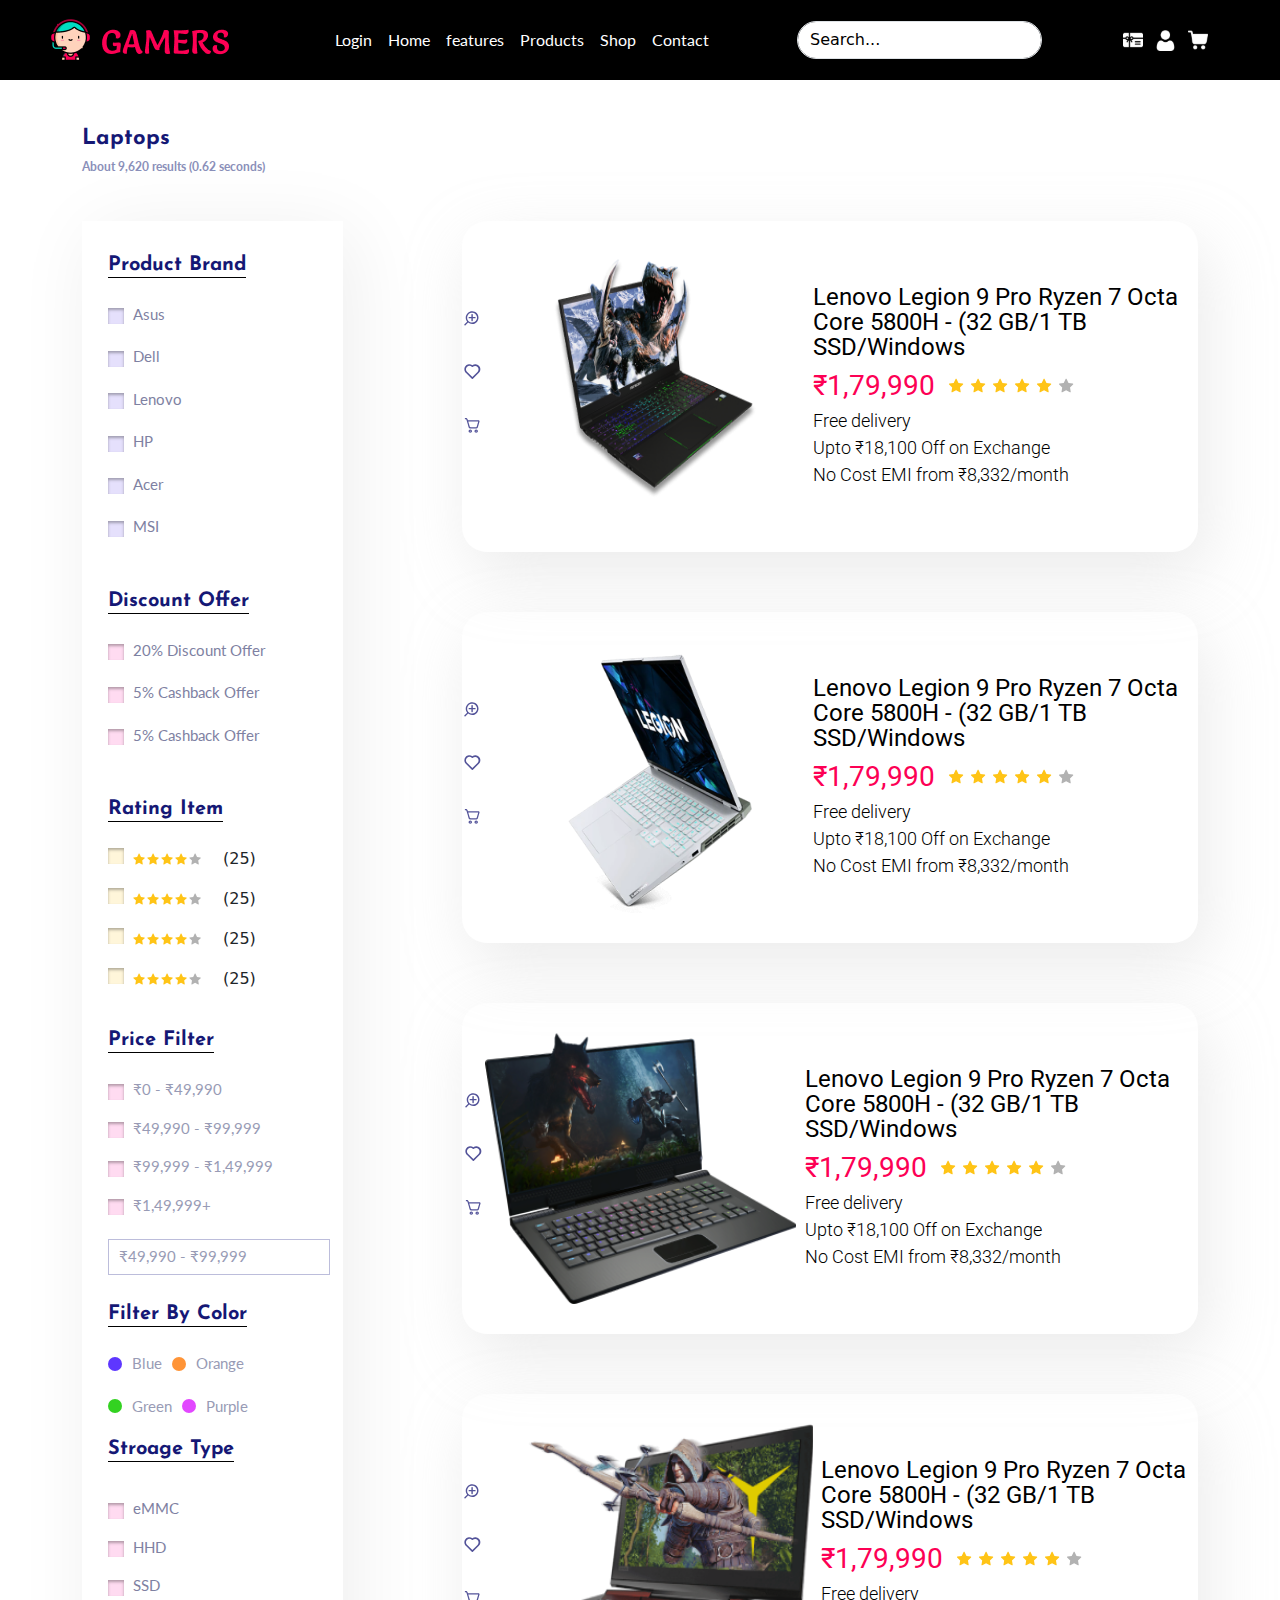
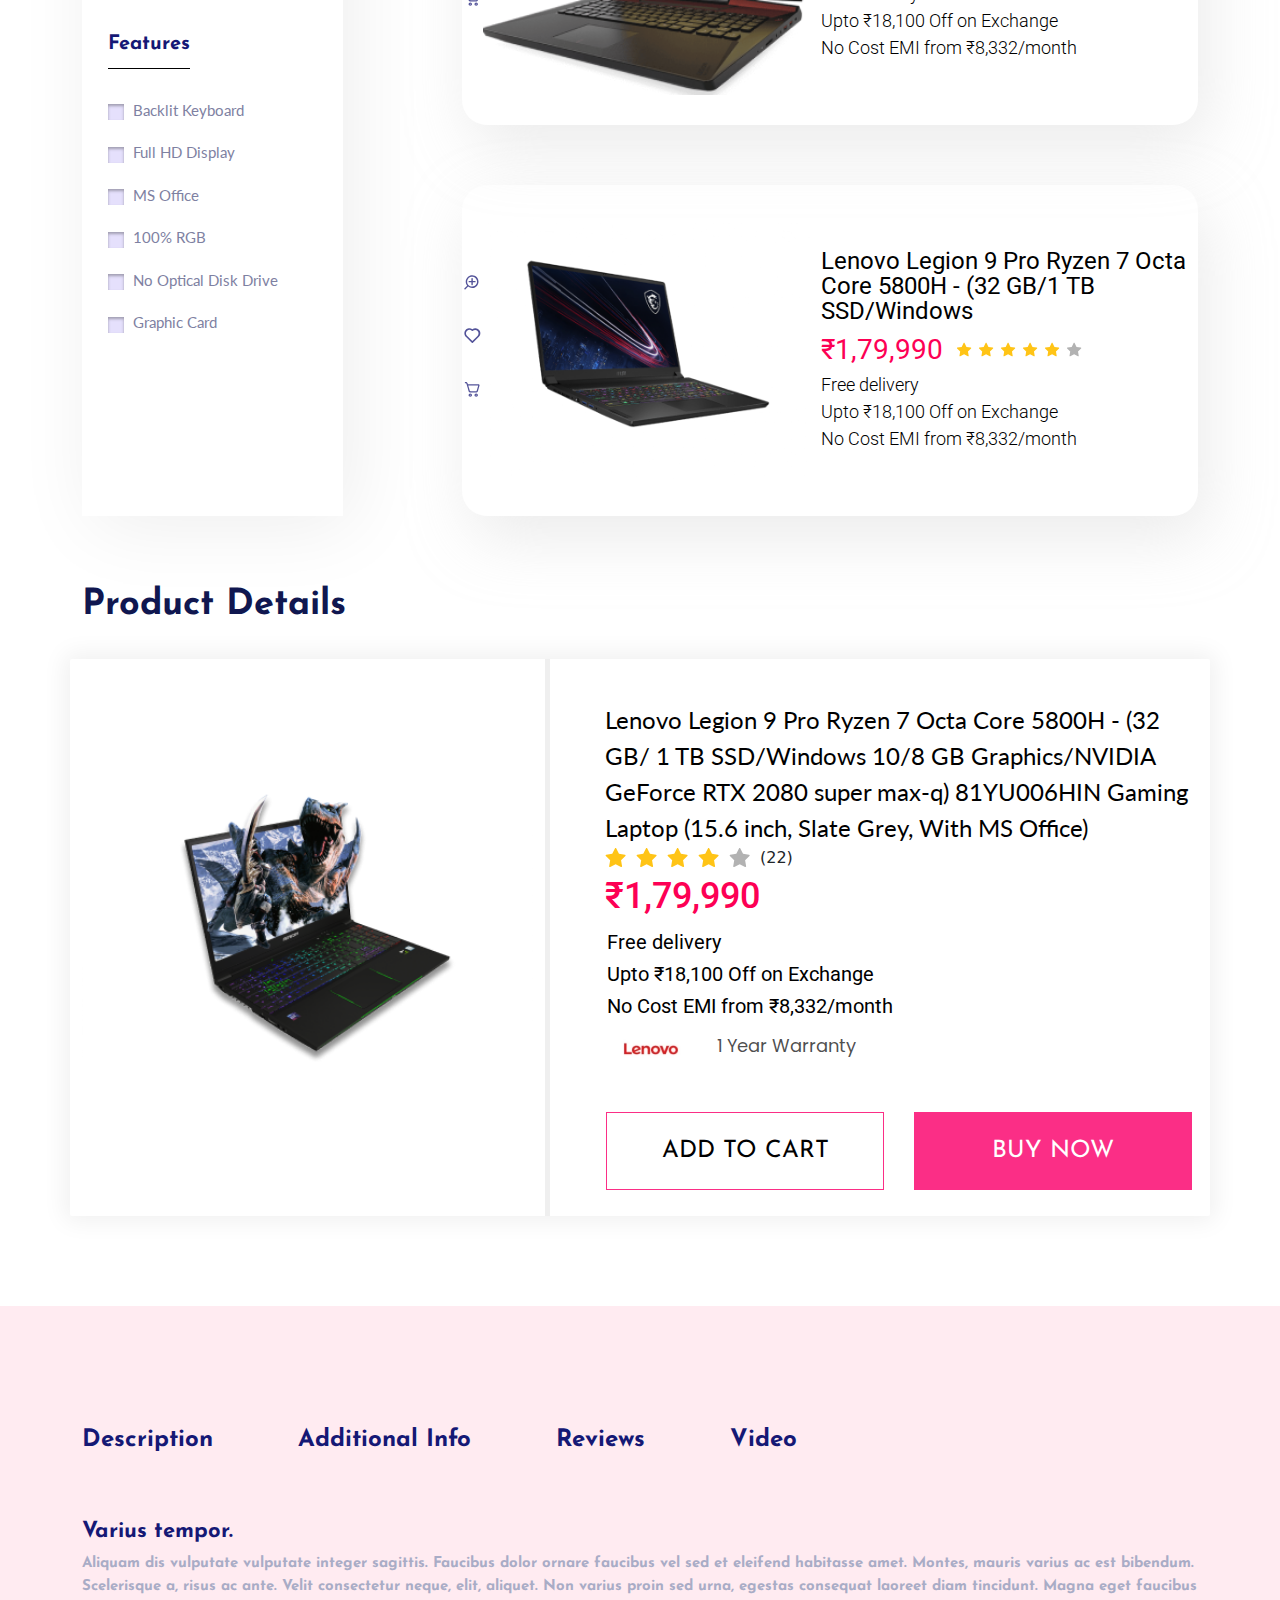
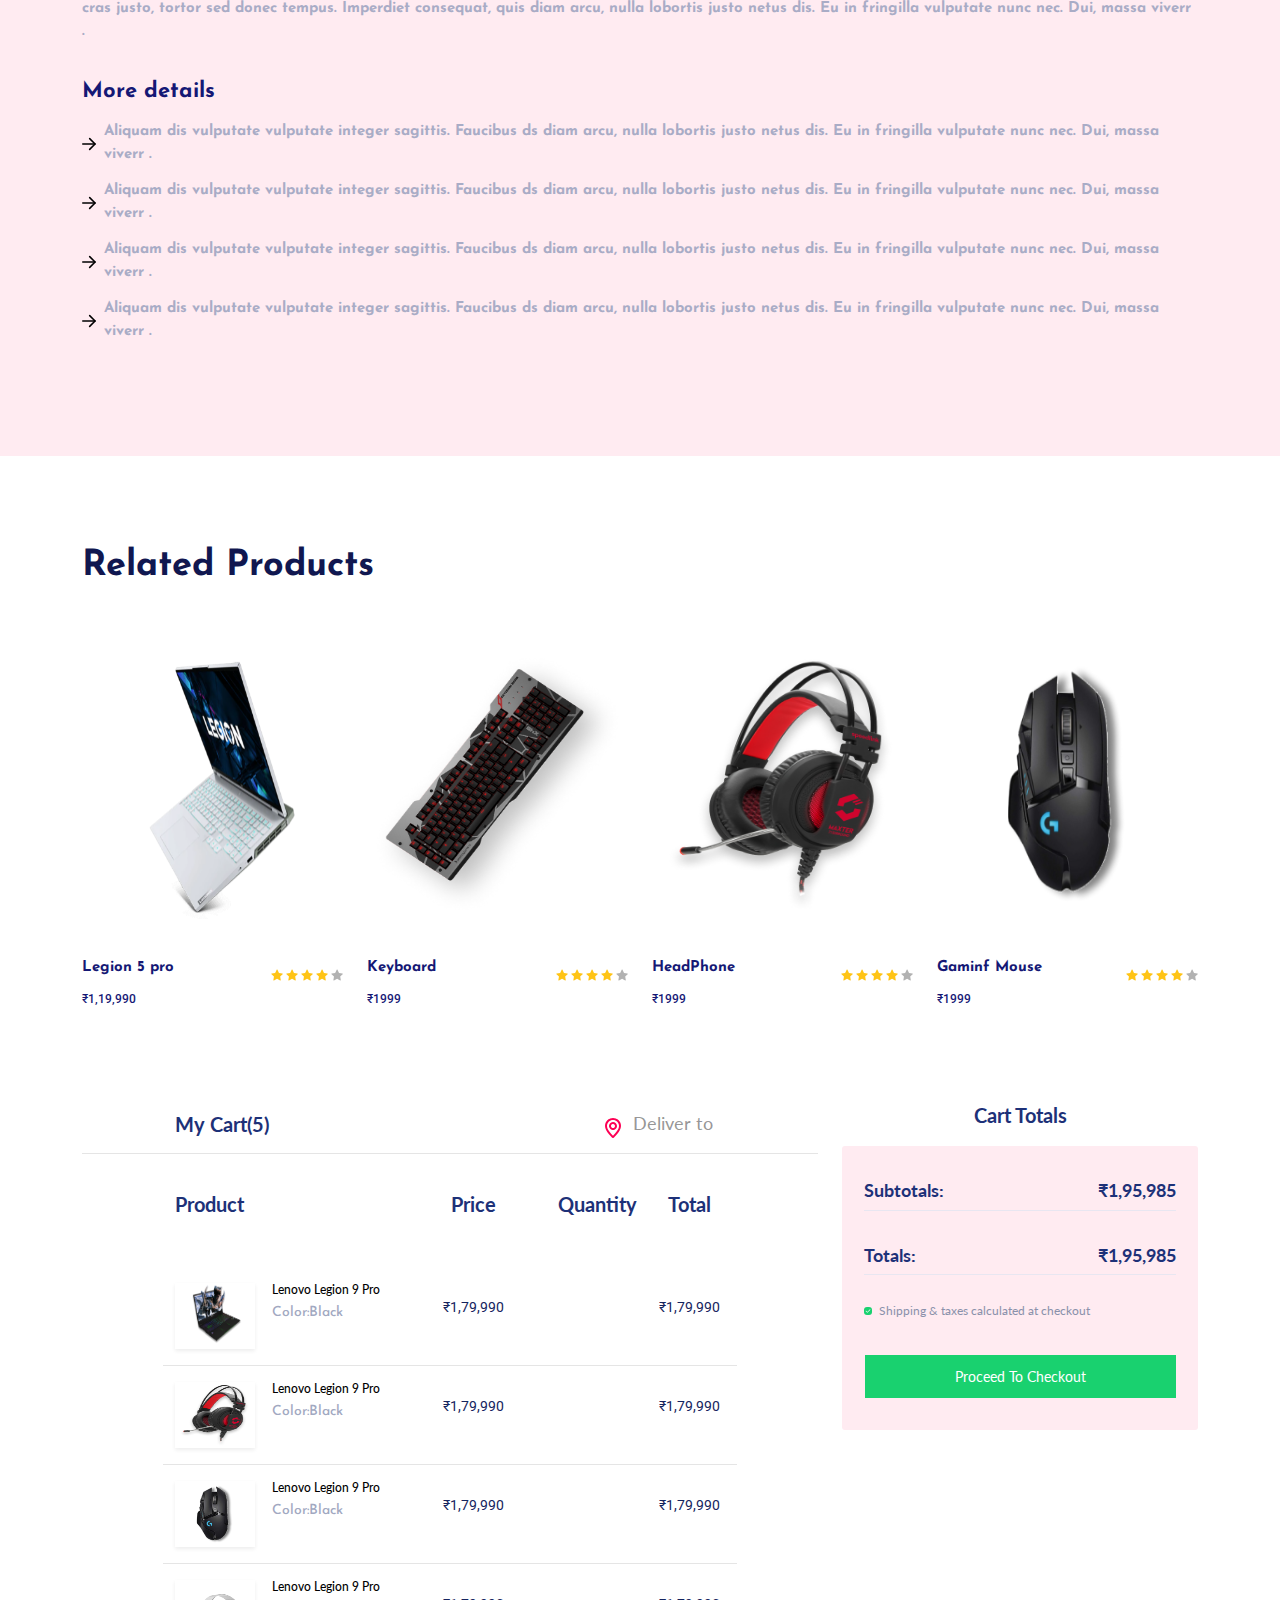
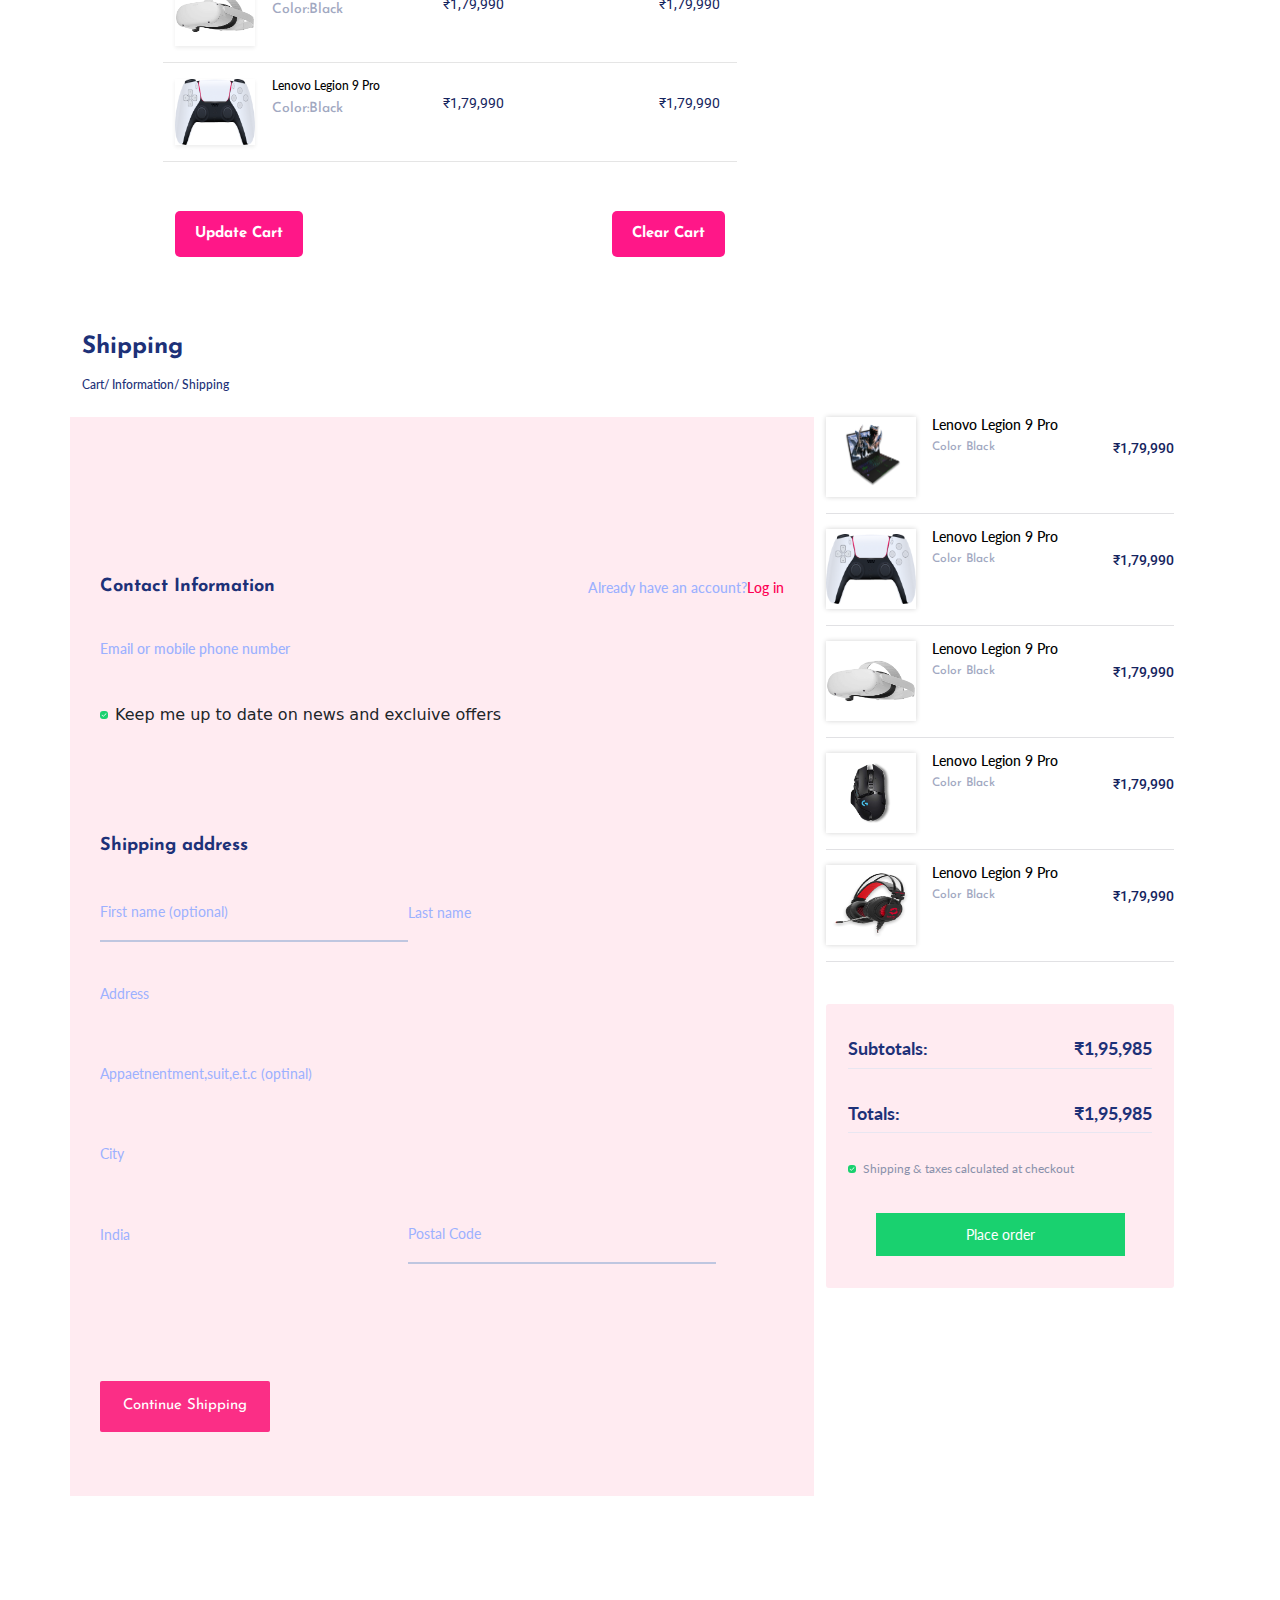
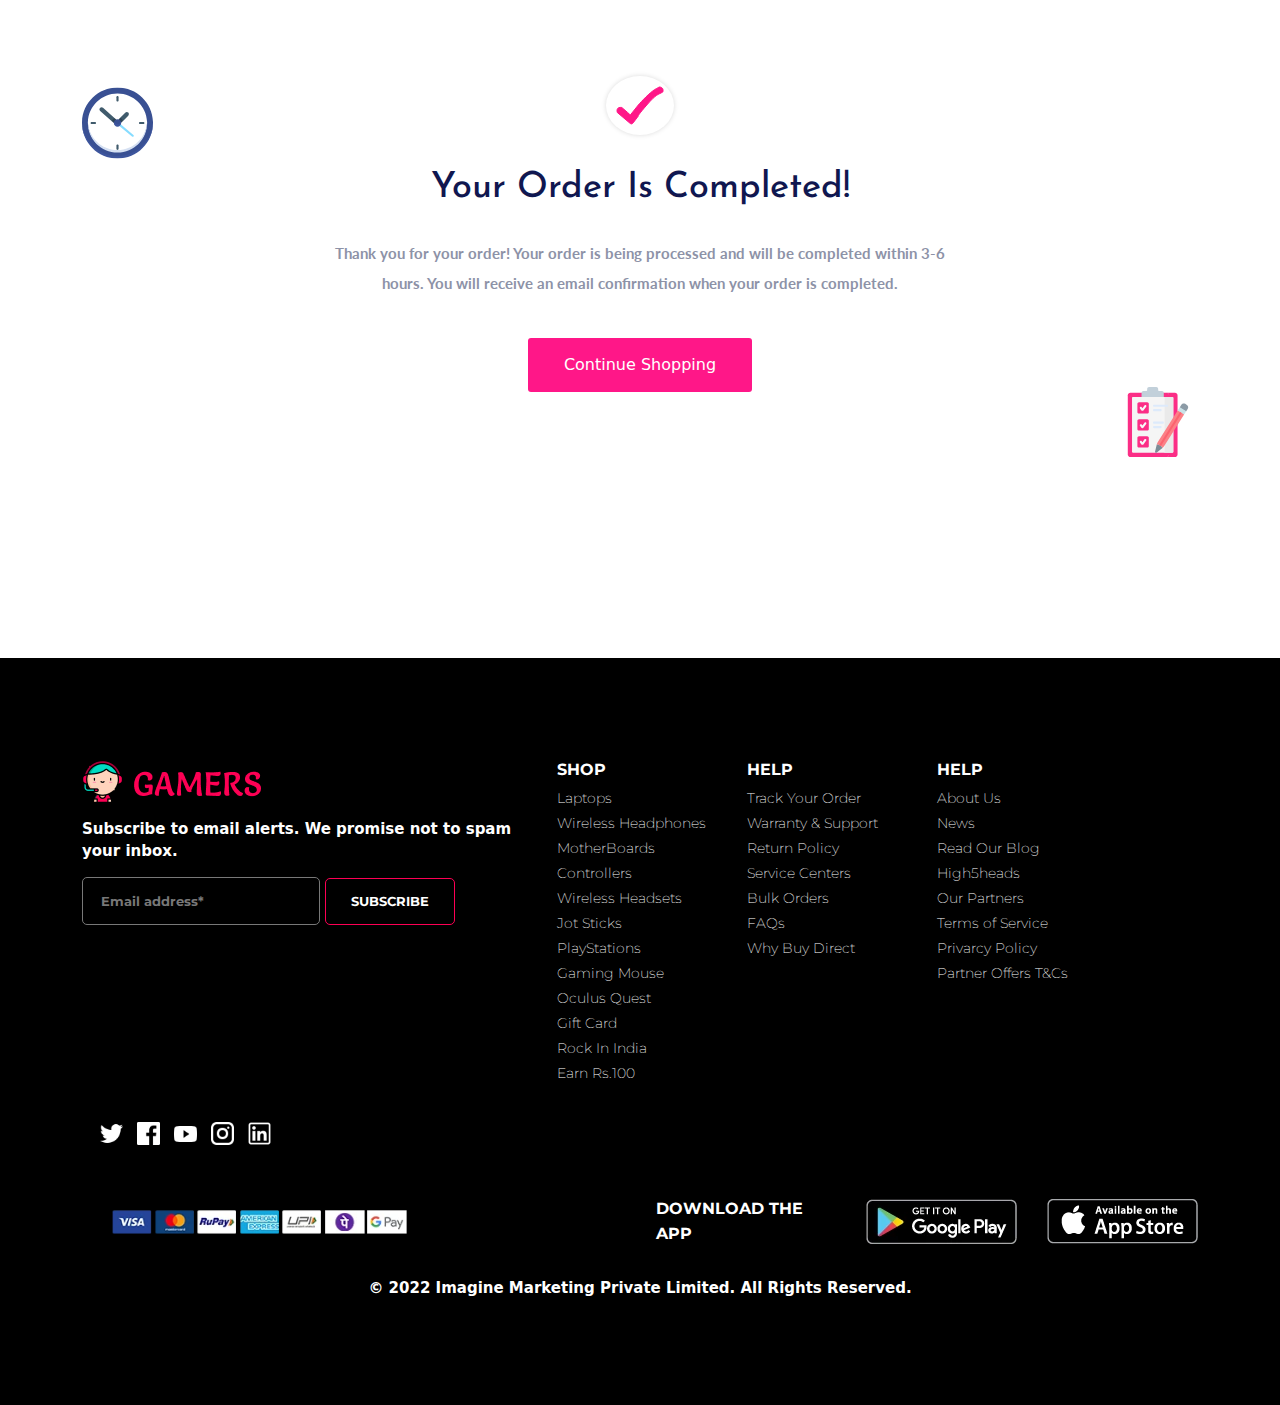
<file: shop.html>
<!DOCTYPE html>
<html lang="en">
<head>
    <meta charset="UTF-8">
    <meta name="viewport" content="width=device-width, initial-scale=1.0">
    <title>Document</title>
    <link rel="stylesheet" href="./css/main.css">
    <link rel="stylesheet" href="./css/bootstrap.min.css">
    
    <!-- family -->
    <link rel="preconnect" href="https://fonts.googleapis.com">
    <link rel="preconnect" href="https://fonts.gstatic.com" crossorigin>
    <link href="https://fonts.googleapis.com/css2?family=Salsa&display=swap" rel="stylesheet">
    <link rel="preconnect" href="https://fonts.googleapis.com">
    <link rel="preconnect" href="https://fonts.gstatic.com" crossorigin>
    <link
        href="https://fonts.googleapis.com/css2?family=Lato:ital,wght@0,100;0,300;0,400;0,700;0,900;1,100;1,300;1,400;1,700;1,900&family=Salsa&display=swap"
        rel="stylesheet">
    <link rel="preconnect" href="https://fonts.googleapis.com">
    <link rel="preconnect" href="https://fonts.gstatic.com" crossorigin>
    <link
        href="https://fonts.googleapis.com/css2?family=Josefin+Sans:ital,wght@0,100..700;1,100..700&family=Lato:ital,wght@0,100;0,300;0,400;0,700;0,900;1,100;1,300;1,400;1,700;1,900&family=Salsa&display=swap"
        rel="stylesheet">
    <link rel="preconnect" href="https://fonts.googleapis.com">
    <link rel="preconnect" href="https://fonts.gstatic.com" crossorigin>
    <link
        href="https://fonts.googleapis.com/css2?family=Josefin+Sans:ital,wght@0,100..700;1,100..700&family=Lato:ital,wght@0,100;0,300;0,400;0,700;0,900;1,100;1,300;1,400;1,700;1,900&family=Montserrat:ital,wght@0,100..900;1,100..900&family=Salsa&display=swap"
        rel="stylesheet">
    <link rel="preconnect" href="https://fonts.googleapis.com">
    <link rel="preconnect" href="https://fonts.gstatic.com" crossorigin>
    <link
        href="https://fonts.googleapis.com/css2?family=Josefin+Sans:ital,wght@0,100..700;1,100..700&family=Lato:ital,wght@0,100;0,300;0,400;0,700;0,900;1,100;1,300;1,400;1,700;1,900&family=Montserrat:ital,wght@0,100..900;1,100..900&family=Poppins:ital,wght@0,100;0,200;0,300;0,400;0,500;0,600;0,700;0,800;0,900;1,100;1,200;1,300;1,400;1,500;1,600;1,700;1,800;1,900&family=Salsa&display=swap"
        rel="stylesheet">
    <link rel="preconnect" href="https://fonts.googleapis.com">
    <link rel="preconnect" href="https://fonts.gstatic.com" crossorigin>
    <link
        href="https://fonts.googleapis.com/css2?family=Josefin+Sans:ital,wght@0,100..700;1,100..700&family=Lato:ital,wght@0,100;0,300;0,400;0,700;0,900;1,100;1,300;1,400;1,700;1,900&family=Montserrat:ital,wght@0,100..900;1,100..900&family=Poppins:ital,wght@0,100;0,200;0,300;0,400;0,500;0,600;0,700;0,800;0,900;1,100;1,200;1,300;1,400;1,500;1,600;1,700;1,800;1,900&family=Roboto:ital,wght@0,100;0,300;0,400;0,500;0,700;0,900;1,100;1,300;1,400;1,500;1,700;1,900&family=Salsa&display=swap"
        rel="stylesheet">
</head>

<body>

<!-- update -->
    <!-- /* navbar */ -->
    <nav class="navbar  navbar-expand-lg bg-black ">
        <div class="container-fluid">
          <a class="navbar-brand" href="#">
            <div class="d-flex align-items-center looggoo">
                <img src="./img/gamer.png" alt="">
               
            </div>
          </a>
          <button class="navbar-toggler" type="button" data-bs-toggle="collapse" data-bs-target="#navbarSupportedContent" aria-controls="navbarSupportedContent" aria-expanded="false" aria-label="Toggle navigation">
            <span class="navbar-toggler-icon"><svg width="34" height="28" viewBox="0 0 34 28" fill="none" xmlns="http://www.w3.org/2000/svg">
                <path fill-rule="evenodd" clip-rule="evenodd" d="M0.333336 2.14811C0.333336 1.32991 0.982199 0.666626 1.78261 0.666626H32.2174C33.0178 0.666626 33.6667 1.32991 33.6667 2.14811C33.6667 2.96631 33.0178 3.62959 32.2174 3.62959H1.78261C0.982199 3.62959 0.333336 2.96631 0.333336 2.14811ZM0.333336 14C0.333336 13.1818 0.982199 12.5185 1.78261 12.5185H32.2174C33.0178 12.5185 33.6667 13.1818 33.6667 14C33.6667 14.8182 33.0178 15.4814 32.2174 15.4814H1.78261C0.982199 15.4814 0.333336 14.8182 0.333336 14ZM0.333336 25.8518C0.333336 25.0336 0.982199 24.3703 1.78261 24.3703H32.2174C33.0178 24.3703 33.6667 25.0336 33.6667 25.8518C33.6667 26.67 33.0178 27.3333 32.2174 27.3333H1.78261C0.982199 27.3333 0.333336 26.67 0.333336 25.8518Z" fill="#fff"/>
                </svg>
                </span>
          </button>
          <div class="collapse navbar-collapse bg-black" id="navbarSupportedContent">
            <ul class="navbar-nav m-auto d-flex justify-content-center align-items-center ">
             

              <li class="nav-item">
                <a class="nav-link active" aria-current="page" href="./login.html">Login</a>
              </li>

              <li class="nav-item">
                <a class="nav-link active" aria-current="page" href="./index.html">Home</a>
              </li>

              <li class="nav-item">
                <a class="nav-link active" aria-current="page" href="./features.html">features</a>
              </li>
              <li class="nav-item">
                <a class="nav-link active" aria-current="page" href="./product.html">Products</a>
              </li>
            
              <li class="nav-item">
                <a class="nav-link active" aria-current="page" href="./shop.html">Shop</a>
              </li>
              <li class="nav-item">
                <a class="nav-link active" aria-current="page" href="./contact.html">Contact</a>
              </li>
            </ul>
            <form class="d-flex flex-column flex-md-row  justify-content-center align-items-center navSearch" role="search">
              <input class="my-4 my-md-0 form-control me-2 inputSearch" type="search" placeholder="Search..." aria-label="Search">
                <div class="d-flex social my-4 my-md-0">
                    <svg width="20" height="20" viewBox="0 0 20 20" fill="none" xmlns="http://www.w3.org/2000/svg" xmlns:xlink="http://www.w3.org/1999/xlink">
                        <rect width="20" height="20" fill="url(#pattern0_3_742)"/>
                        <defs>
                        <pattern id="pattern0_3_742" patternContentUnits="objectBoundingBox" width="1" height="1">
                        <use xlink:href="#image0_3_742" transform="scale(0.00195312)"/>
                        </pattern>
                        <image id="image0_3_742" width="512" height="512" xlink:href="[data-uri]"/>
                        </defs>
                        </svg>
                        <svg width="21" height="21" viewBox="0 0 21 21" fill="none" xmlns="http://www.w3.org/2000/svg" xmlns:xlink="http://www.w3.org/1999/xlink">
                            <rect width="21" height="21" fill="url(#pattern0_3_743)"/>
                            <defs>
                            <pattern id="pattern0_3_743" patternContentUnits="objectBoundingBox" width="1" height="1">
                            <use xlink:href="#image0_3_743" transform="scale(0.00195312)"/>
                            </pattern>
                            <image id="image0_3_743" width="512" height="512" xlink:href="[data-uri]"/>
                            </defs>
                            </svg>
                            <svg width="20" height="20" viewBox="0 0 20 20" fill="none" xmlns="http://www.w3.org/2000/svg" xmlns:xlink="http://www.w3.org/1999/xlink">
                                <rect width="20" height="20" fill="url(#pattern0_3_744)"/>
                                <defs>
                                <pattern id="pattern0_3_744" patternContentUnits="objectBoundingBox" width="1" height="1">
                                <use xlink:href="#image0_3_744" transform="scale(0.00195312)"/>
                                </pattern>
                                <image id="image0_3_744" width="512" height="512" xlink:href="[data-uri]"/>
                                </defs>
                                </svg>
                                                                                    
                </div>
            </form>
          </div>
        </div>
      </nav>



     


      <div class="div">
        <input type="checkbox">
      </div>

    <!-- /* labs */ -->
    <div id="page2" class="container labCard ">
        <div class="row  ">
            <div class="col-12 text-center text-lg-start">
                <h1 class="titleLab">Laptops</h1>
                <h3 class="aboutLab">About 9,620 results (0.62 seconds)</h3>

            </div>
            <div class="col-12 col-lg-3  text-start  ">
                <div class="list  d-flex flex-column  ">
                    <ul class="d-inline-flex flex-column productList">
                        <h2>Product Brand</h2>

                        <li class="d-flex">
                            <input type="checkbox" />
                            <label>Asus</label>
                        </li>

                        <li class="d-flex">
                            <input type="checkbox" />
                            <label>Dell</label>
                        </li>
                        <li class="d-flex">
                            <input type="checkbox" />
                            <label>Lenovo</label>
                        </li>
                        <li class="d-flex">
                            <input type="checkbox" />
                            <label>HP</label>
                        </li>
                        <li class="d-flex">
                            <input type="checkbox" />
                            <label>Acer</label>
                        </li>
                        <li class="d-flex Msi">
                            <input type="checkbox" />
                            <label>MSI</label>
                        </li>

                    </ul>


                    <ul class="discount d-inline-flex flex-column">
                        <h2>Discount Offer</h2>

                        <li class="d-flex">
                            <input type="checkbox" />
                            <label>20% Discount Offer</label>
                        </li>
                        <li class="d-flex">
                            <input type="checkbox" />
                            <label>5% Cashback Offer</label>
                        </li>
                        <li class="d-flex Cashback">
                            <input type="checkbox" />
                            <label>5% Cashback Offer</label>
                        </li>


                    </ul>
                    <ul class="rating d-inline-flex flex-column ">
                        <h2>Rating Item</h2>

                        <li class="d-flex align-items-center liRating ">
                            <input type="checkbox"  />
                            
                            <label class="d-flex stars align-items-center ">
                               
                                    <svg width="12" height="12" viewBox="0 0 17 17" fill="none"
                                    xmlns="http://www.w3.org/2000/svg">
                                    <path
                                    d="M16.1695 6.23346L11.3123 5.52755L9.14101 1.12568C9.08171 1.00516 8.98414 0.907597 8.86362 0.848293C8.56137 0.699077 8.19406 0.823424 8.04293 1.12568L5.87165 5.52755L1.01448 6.23346C0.880567 6.25259 0.758134 6.31572 0.664395 6.41137C0.551071 6.52785 0.488624 6.68455 0.490777 6.84705C0.492929 7.00954 0.559504 7.16454 0.675874 7.27797L4.1901 10.7042L3.35985 15.5422C3.34038 15.6548 3.35283 15.7705 3.3958 15.8764C3.43876 15.9822 3.51052 16.0739 3.60293 16.141C3.69535 16.2081 3.80472 16.248 3.91864 16.2561C4.03257 16.2642 4.14649 16.2403 4.24749 16.1869L8.59197 13.9028L12.9365 16.1869C13.0551 16.2501 13.1928 16.2711 13.3248 16.2481C13.6577 16.1908 13.8815 15.8751 13.8241 15.5422L12.9938 10.7042L16.5081 7.27797C16.6037 7.18423 16.6669 7.0618 16.686 6.92789C16.7376 6.59311 16.5042 6.2832 16.1695 6.23346Z"
                                    fill="#FFC416" />
                                    </svg>
                                    <svg width="12" height="12" viewBox="0 0 17 17" fill="none"
                                    xmlns="http://www.w3.org/2000/svg">
                                    <path
                                    d="M16.1695 6.23346L11.3123 5.52755L9.14101 1.12568C9.08171 1.00516 8.98414 0.907597 8.86362 0.848293C8.56137 0.699077 8.19406 0.823424 8.04293 1.12568L5.87165 5.52755L1.01448 6.23346C0.880567 6.25259 0.758134 6.31572 0.664395 6.41137C0.551071 6.52785 0.488624 6.68455 0.490777 6.84705C0.492929 7.00954 0.559504 7.16454 0.675874 7.27797L4.1901 10.7042L3.35985 15.5422C3.34038 15.6548 3.35283 15.7705 3.3958 15.8764C3.43876 15.9822 3.51052 16.0739 3.60293 16.141C3.69535 16.2081 3.80472 16.248 3.91864 16.2561C4.03257 16.2642 4.14649 16.2403 4.24749 16.1869L8.59197 13.9028L12.9365 16.1869C13.0551 16.2501 13.1928 16.2711 13.3248 16.2481C13.6577 16.1908 13.8815 15.8751 13.8241 15.5422L12.9938 10.7042L16.5081 7.27797C16.6037 7.18423 16.6669 7.0618 16.686 6.92789C16.7376 6.59311 16.5042 6.2832 16.1695 6.23346Z"
                                    fill="#FFC416" />
                                    </svg>
                                    <svg width="12" height="12" viewBox="0 0 17 17" fill="none"
                                    xmlns="http://www.w3.org/2000/svg">
                                    <path
                                    d="M16.1695 6.23346L11.3123 5.52755L9.14101 1.12568C9.08171 1.00516 8.98414 0.907597 8.86362 0.848293C8.56137 0.699077 8.19406 0.823424 8.04293 1.12568L5.87165 5.52755L1.01448 6.23346C0.880567 6.25259 0.758134 6.31572 0.664395 6.41137C0.551071 6.52785 0.488624 6.68455 0.490777 6.84705C0.492929 7.00954 0.559504 7.16454 0.675874 7.27797L4.1901 10.7042L3.35985 15.5422C3.34038 15.6548 3.35283 15.7705 3.3958 15.8764C3.43876 15.9822 3.51052 16.0739 3.60293 16.141C3.69535 16.2081 3.80472 16.248 3.91864 16.2561C4.03257 16.2642 4.14649 16.2403 4.24749 16.1869L8.59197 13.9028L12.9365 16.1869C13.0551 16.2501 13.1928 16.2711 13.3248 16.2481C13.6577 16.1908 13.8815 15.8751 13.8241 15.5422L12.9938 10.7042L16.5081 7.27797C16.6037 7.18423 16.6669 7.0618 16.686 6.92789C16.7376 6.59311 16.5042 6.2832 16.1695 6.23346Z"
                                    fill="#FFC416" />
                                    </svg>
                                    <svg width="12" height="12" viewBox="0 0 17 17" fill="none"
                                    xmlns="http://www.w3.org/2000/svg">
                                    <path
                                    d="M16.1695 6.23346L11.3123 5.52755L9.14101 1.12568C9.08171 1.00516 8.98414 0.907597 8.86362 0.848293C8.56137 0.699077 8.19406 0.823424 8.04293 1.12568L5.87165 5.52755L1.01448 6.23346C0.880567 6.25259 0.758134 6.31572 0.664395 6.41137C0.551071 6.52785 0.488624 6.68455 0.490777 6.84705C0.492929 7.00954 0.559504 7.16454 0.675874 7.27797L4.1901 10.7042L3.35985 15.5422C3.34038 15.6548 3.35283 15.7705 3.3958 15.8764C3.43876 15.9822 3.51052 16.0739 3.60293 16.141C3.69535 16.2081 3.80472 16.248 3.91864 16.2561C4.03257 16.2642 4.14649 16.2403 4.24749 16.1869L8.59197 13.9028L12.9365 16.1869C13.0551 16.2501 13.1928 16.2711 13.3248 16.2481C13.6577 16.1908 13.8815 15.8751 13.8241 15.5422L12.9938 10.7042L16.5081 7.27797C16.6037 7.18423 16.6669 7.0618 16.686 6.92789C16.7376 6.59311 16.5042 6.2832 16.1695 6.23346Z"
                                    fill="#FFC416" />
                                    </svg>
                                    <svg width="12" height="12" viewBox="0 0 17 17" fill="none" xmlns="http://www.w3.org/2000/svg">
                                        <path d="M16.2188 6.23346L11.3616 5.52755L9.19033 1.12568C9.13102 1.00516 9.03346 0.907597 8.91294 0.848293C8.61068 0.699077 8.24338 0.823424 8.09225 1.12568L5.92097 5.52755L1.0638 6.23346C0.929884 6.25259 0.80745 6.31572 0.713712 6.41137C0.600388 6.52785 0.537941 6.68455 0.540093 6.84705C0.542245 7.00954 0.60882 7.16454 0.72519 7.27797L4.23942 10.7042L3.40916 15.5422C3.3897 15.6548 3.40215 15.7705 3.44511 15.8764C3.48808 15.9822 3.55984 16.0739 3.65225 16.141C3.74466 16.2081 3.85403 16.248 3.96796 16.2561C4.08188 16.2642 4.19581 16.2403 4.29681 16.1869L8.64129 13.9028L12.9858 16.1869C13.1044 16.2501 13.2421 16.2711 13.3741 16.2481C13.707 16.1908 13.9308 15.8751 13.8734 15.5422L13.0432 10.7042L16.5574 7.27797C16.653 7.18423 16.7162 7.0618 16.7353 6.92789C16.787 6.59311 16.5536 6.2832 16.2188 6.23346Z" fill="#B2B2B2"/>
                                        </svg>
                                        
                               
                               
                            </label>
                            <div >(25)</div>
                        </li>
                        <li class="d-flex align-items-center  liRating">
                            <input type="checkbox"  />
                            <label class="d-flex stars align-items-center ">
                               
                                    <svg width="12" height="12" viewBox="0 0 17 17" fill="none"
                                    xmlns="http://www.w3.org/2000/svg">
                                    <path
                                    d="M16.1695 6.23346L11.3123 5.52755L9.14101 1.12568C9.08171 1.00516 8.98414 0.907597 8.86362 0.848293C8.56137 0.699077 8.19406 0.823424 8.04293 1.12568L5.87165 5.52755L1.01448 6.23346C0.880567 6.25259 0.758134 6.31572 0.664395 6.41137C0.551071 6.52785 0.488624 6.68455 0.490777 6.84705C0.492929 7.00954 0.559504 7.16454 0.675874 7.27797L4.1901 10.7042L3.35985 15.5422C3.34038 15.6548 3.35283 15.7705 3.3958 15.8764C3.43876 15.9822 3.51052 16.0739 3.60293 16.141C3.69535 16.2081 3.80472 16.248 3.91864 16.2561C4.03257 16.2642 4.14649 16.2403 4.24749 16.1869L8.59197 13.9028L12.9365 16.1869C13.0551 16.2501 13.1928 16.2711 13.3248 16.2481C13.6577 16.1908 13.8815 15.8751 13.8241 15.5422L12.9938 10.7042L16.5081 7.27797C16.6037 7.18423 16.6669 7.0618 16.686 6.92789C16.7376 6.59311 16.5042 6.2832 16.1695 6.23346Z"
                                    fill="#FFC416" />
                                    </svg>
                                    <svg width="12" height="12" viewBox="0 0 17 17" fill="none"
                                    xmlns="http://www.w3.org/2000/svg">
                                    <path
                                    d="M16.1695 6.23346L11.3123 5.52755L9.14101 1.12568C9.08171 1.00516 8.98414 0.907597 8.86362 0.848293C8.56137 0.699077 8.19406 0.823424 8.04293 1.12568L5.87165 5.52755L1.01448 6.23346C0.880567 6.25259 0.758134 6.31572 0.664395 6.41137C0.551071 6.52785 0.488624 6.68455 0.490777 6.84705C0.492929 7.00954 0.559504 7.16454 0.675874 7.27797L4.1901 10.7042L3.35985 15.5422C3.34038 15.6548 3.35283 15.7705 3.3958 15.8764C3.43876 15.9822 3.51052 16.0739 3.60293 16.141C3.69535 16.2081 3.80472 16.248 3.91864 16.2561C4.03257 16.2642 4.14649 16.2403 4.24749 16.1869L8.59197 13.9028L12.9365 16.1869C13.0551 16.2501 13.1928 16.2711 13.3248 16.2481C13.6577 16.1908 13.8815 15.8751 13.8241 15.5422L12.9938 10.7042L16.5081 7.27797C16.6037 7.18423 16.6669 7.0618 16.686 6.92789C16.7376 6.59311 16.5042 6.2832 16.1695 6.23346Z"
                                    fill="#FFC416" />
                                    </svg>
                                    <svg width="12" height="12" viewBox="0 0 17 17" fill="none"
                                    xmlns="http://www.w3.org/2000/svg">
                                    <path
                                    d="M16.1695 6.23346L11.3123 5.52755L9.14101 1.12568C9.08171 1.00516 8.98414 0.907597 8.86362 0.848293C8.56137 0.699077 8.19406 0.823424 8.04293 1.12568L5.87165 5.52755L1.01448 6.23346C0.880567 6.25259 0.758134 6.31572 0.664395 6.41137C0.551071 6.52785 0.488624 6.68455 0.490777 6.84705C0.492929 7.00954 0.559504 7.16454 0.675874 7.27797L4.1901 10.7042L3.35985 15.5422C3.34038 15.6548 3.35283 15.7705 3.3958 15.8764C3.43876 15.9822 3.51052 16.0739 3.60293 16.141C3.69535 16.2081 3.80472 16.248 3.91864 16.2561C4.03257 16.2642 4.14649 16.2403 4.24749 16.1869L8.59197 13.9028L12.9365 16.1869C13.0551 16.2501 13.1928 16.2711 13.3248 16.2481C13.6577 16.1908 13.8815 15.8751 13.8241 15.5422L12.9938 10.7042L16.5081 7.27797C16.6037 7.18423 16.6669 7.0618 16.686 6.92789C16.7376 6.59311 16.5042 6.2832 16.1695 6.23346Z"
                                    fill="#FFC416" />
                                    </svg>
                                    <svg width="12" height="12" viewBox="0 0 17 17" fill="none"
                                    xmlns="http://www.w3.org/2000/svg">
                                    <path
                                    d="M16.1695 6.23346L11.3123 5.52755L9.14101 1.12568C9.08171 1.00516 8.98414 0.907597 8.86362 0.848293C8.56137 0.699077 8.19406 0.823424 8.04293 1.12568L5.87165 5.52755L1.01448 6.23346C0.880567 6.25259 0.758134 6.31572 0.664395 6.41137C0.551071 6.52785 0.488624 6.68455 0.490777 6.84705C0.492929 7.00954 0.559504 7.16454 0.675874 7.27797L4.1901 10.7042L3.35985 15.5422C3.34038 15.6548 3.35283 15.7705 3.3958 15.8764C3.43876 15.9822 3.51052 16.0739 3.60293 16.141C3.69535 16.2081 3.80472 16.248 3.91864 16.2561C4.03257 16.2642 4.14649 16.2403 4.24749 16.1869L8.59197 13.9028L12.9365 16.1869C13.0551 16.2501 13.1928 16.2711 13.3248 16.2481C13.6577 16.1908 13.8815 15.8751 13.8241 15.5422L12.9938 10.7042L16.5081 7.27797C16.6037 7.18423 16.6669 7.0618 16.686 6.92789C16.7376 6.59311 16.5042 6.2832 16.1695 6.23346Z"
                                    fill="#FFC416" />
                                    </svg>
                                    <svg width="12" height="12" viewBox="0 0 17 17" fill="none" xmlns="http://www.w3.org/2000/svg">
                                        <path d="M16.2188 6.23346L11.3616 5.52755L9.19033 1.12568C9.13102 1.00516 9.03346 0.907597 8.91294 0.848293C8.61068 0.699077 8.24338 0.823424 8.09225 1.12568L5.92097 5.52755L1.0638 6.23346C0.929884 6.25259 0.80745 6.31572 0.713712 6.41137C0.600388 6.52785 0.537941 6.68455 0.540093 6.84705C0.542245 7.00954 0.60882 7.16454 0.72519 7.27797L4.23942 10.7042L3.40916 15.5422C3.3897 15.6548 3.40215 15.7705 3.44511 15.8764C3.48808 15.9822 3.55984 16.0739 3.65225 16.141C3.74466 16.2081 3.85403 16.248 3.96796 16.2561C4.08188 16.2642 4.19581 16.2403 4.29681 16.1869L8.64129 13.9028L12.9858 16.1869C13.1044 16.2501 13.2421 16.2711 13.3741 16.2481C13.707 16.1908 13.9308 15.8751 13.8734 15.5422L13.0432 10.7042L16.5574 7.27797C16.653 7.18423 16.7162 7.0618 16.7353 6.92789C16.787 6.59311 16.5536 6.2832 16.2188 6.23346Z" fill="#B2B2B2"/>
                                        </svg>
                                        
                               
                               
                            </label>
                            <div >(25)</div>
                        </li>
                        <li class="d-flex align-items-center  liRating">
                            <input type="checkbox"  />
                            <label class="d-flex stars align-items-center ">
                               
                                    <svg width="12" height="12" viewBox="0 0 17 17" fill="none"
                                    xmlns="http://www.w3.org/2000/svg">
                                    <path
                                    d="M16.1695 6.23346L11.3123 5.52755L9.14101 1.12568C9.08171 1.00516 8.98414 0.907597 8.86362 0.848293C8.56137 0.699077 8.19406 0.823424 8.04293 1.12568L5.87165 5.52755L1.01448 6.23346C0.880567 6.25259 0.758134 6.31572 0.664395 6.41137C0.551071 6.52785 0.488624 6.68455 0.490777 6.84705C0.492929 7.00954 0.559504 7.16454 0.675874 7.27797L4.1901 10.7042L3.35985 15.5422C3.34038 15.6548 3.35283 15.7705 3.3958 15.8764C3.43876 15.9822 3.51052 16.0739 3.60293 16.141C3.69535 16.2081 3.80472 16.248 3.91864 16.2561C4.03257 16.2642 4.14649 16.2403 4.24749 16.1869L8.59197 13.9028L12.9365 16.1869C13.0551 16.2501 13.1928 16.2711 13.3248 16.2481C13.6577 16.1908 13.8815 15.8751 13.8241 15.5422L12.9938 10.7042L16.5081 7.27797C16.6037 7.18423 16.6669 7.0618 16.686 6.92789C16.7376 6.59311 16.5042 6.2832 16.1695 6.23346Z"
                                    fill="#FFC416" />
                                    </svg>
                                    <svg width="12" height="12" viewBox="0 0 17 17" fill="none"
                                    xmlns="http://www.w3.org/2000/svg">
                                    <path
                                    d="M16.1695 6.23346L11.3123 5.52755L9.14101 1.12568C9.08171 1.00516 8.98414 0.907597 8.86362 0.848293C8.56137 0.699077 8.19406 0.823424 8.04293 1.12568L5.87165 5.52755L1.01448 6.23346C0.880567 6.25259 0.758134 6.31572 0.664395 6.41137C0.551071 6.52785 0.488624 6.68455 0.490777 6.84705C0.492929 7.00954 0.559504 7.16454 0.675874 7.27797L4.1901 10.7042L3.35985 15.5422C3.34038 15.6548 3.35283 15.7705 3.3958 15.8764C3.43876 15.9822 3.51052 16.0739 3.60293 16.141C3.69535 16.2081 3.80472 16.248 3.91864 16.2561C4.03257 16.2642 4.14649 16.2403 4.24749 16.1869L8.59197 13.9028L12.9365 16.1869C13.0551 16.2501 13.1928 16.2711 13.3248 16.2481C13.6577 16.1908 13.8815 15.8751 13.8241 15.5422L12.9938 10.7042L16.5081 7.27797C16.6037 7.18423 16.6669 7.0618 16.686 6.92789C16.7376 6.59311 16.5042 6.2832 16.1695 6.23346Z"
                                    fill="#FFC416" />
                                    </svg>
                                    <svg width="12" height="12" viewBox="0 0 17 17" fill="none"
                                    xmlns="http://www.w3.org/2000/svg">
                                    <path
                                    d="M16.1695 6.23346L11.3123 5.52755L9.14101 1.12568C9.08171 1.00516 8.98414 0.907597 8.86362 0.848293C8.56137 0.699077 8.19406 0.823424 8.04293 1.12568L5.87165 5.52755L1.01448 6.23346C0.880567 6.25259 0.758134 6.31572 0.664395 6.41137C0.551071 6.52785 0.488624 6.68455 0.490777 6.84705C0.492929 7.00954 0.559504 7.16454 0.675874 7.27797L4.1901 10.7042L3.35985 15.5422C3.34038 15.6548 3.35283 15.7705 3.3958 15.8764C3.43876 15.9822 3.51052 16.0739 3.60293 16.141C3.69535 16.2081 3.80472 16.248 3.91864 16.2561C4.03257 16.2642 4.14649 16.2403 4.24749 16.1869L8.59197 13.9028L12.9365 16.1869C13.0551 16.2501 13.1928 16.2711 13.3248 16.2481C13.6577 16.1908 13.8815 15.8751 13.8241 15.5422L12.9938 10.7042L16.5081 7.27797C16.6037 7.18423 16.6669 7.0618 16.686 6.92789C16.7376 6.59311 16.5042 6.2832 16.1695 6.23346Z"
                                    fill="#FFC416" />
                                    </svg>
                                    <svg width="12" height="12" viewBox="0 0 17 17" fill="none"
                                    xmlns="http://www.w3.org/2000/svg">
                                    <path
                                    d="M16.1695 6.23346L11.3123 5.52755L9.14101 1.12568C9.08171 1.00516 8.98414 0.907597 8.86362 0.848293C8.56137 0.699077 8.19406 0.823424 8.04293 1.12568L5.87165 5.52755L1.01448 6.23346C0.880567 6.25259 0.758134 6.31572 0.664395 6.41137C0.551071 6.52785 0.488624 6.68455 0.490777 6.84705C0.492929 7.00954 0.559504 7.16454 0.675874 7.27797L4.1901 10.7042L3.35985 15.5422C3.34038 15.6548 3.35283 15.7705 3.3958 15.8764C3.43876 15.9822 3.51052 16.0739 3.60293 16.141C3.69535 16.2081 3.80472 16.248 3.91864 16.2561C4.03257 16.2642 4.14649 16.2403 4.24749 16.1869L8.59197 13.9028L12.9365 16.1869C13.0551 16.2501 13.1928 16.2711 13.3248 16.2481C13.6577 16.1908 13.8815 15.8751 13.8241 15.5422L12.9938 10.7042L16.5081 7.27797C16.6037 7.18423 16.6669 7.0618 16.686 6.92789C16.7376 6.59311 16.5042 6.2832 16.1695 6.23346Z"
                                    fill="#FFC416" />
                                    </svg>
                                    <svg width="12" height="12" viewBox="0 0 17 17" fill="none" xmlns="http://www.w3.org/2000/svg">
                                        <path d="M16.2188 6.23346L11.3616 5.52755L9.19033 1.12568C9.13102 1.00516 9.03346 0.907597 8.91294 0.848293C8.61068 0.699077 8.24338 0.823424 8.09225 1.12568L5.92097 5.52755L1.0638 6.23346C0.929884 6.25259 0.80745 6.31572 0.713712 6.41137C0.600388 6.52785 0.537941 6.68455 0.540093 6.84705C0.542245 7.00954 0.60882 7.16454 0.72519 7.27797L4.23942 10.7042L3.40916 15.5422C3.3897 15.6548 3.40215 15.7705 3.44511 15.8764C3.48808 15.9822 3.55984 16.0739 3.65225 16.141C3.74466 16.2081 3.85403 16.248 3.96796 16.2561C4.08188 16.2642 4.19581 16.2403 4.29681 16.1869L8.64129 13.9028L12.9858 16.1869C13.1044 16.2501 13.2421 16.2711 13.3741 16.2481C13.707 16.1908 13.9308 15.8751 13.8734 15.5422L13.0432 10.7042L16.5574 7.27797C16.653 7.18423 16.7162 7.0618 16.7353 6.92789C16.787 6.59311 16.5536 6.2832 16.2188 6.23346Z" fill="#B2B2B2"/>
                                        </svg>
                                        
                               
                               
                            </label>
                            <div >(25)</div>
                        </li>
                        <li class="d-flex align-items-center   liRatingLast">
                            <input type="checkbox"  />
                            <label class="d-flex stars align-items-center ">
                               
                                    <svg width="12" height="12" viewBox="0 0 17 17" fill="none"
                                    xmlns="http://www.w3.org/2000/svg">
                                    <path
                                    d="M16.1695 6.23346L11.3123 5.52755L9.14101 1.12568C9.08171 1.00516 8.98414 0.907597 8.86362 0.848293C8.56137 0.699077 8.19406 0.823424 8.04293 1.12568L5.87165 5.52755L1.01448 6.23346C0.880567 6.25259 0.758134 6.31572 0.664395 6.41137C0.551071 6.52785 0.488624 6.68455 0.490777 6.84705C0.492929 7.00954 0.559504 7.16454 0.675874 7.27797L4.1901 10.7042L3.35985 15.5422C3.34038 15.6548 3.35283 15.7705 3.3958 15.8764C3.43876 15.9822 3.51052 16.0739 3.60293 16.141C3.69535 16.2081 3.80472 16.248 3.91864 16.2561C4.03257 16.2642 4.14649 16.2403 4.24749 16.1869L8.59197 13.9028L12.9365 16.1869C13.0551 16.2501 13.1928 16.2711 13.3248 16.2481C13.6577 16.1908 13.8815 15.8751 13.8241 15.5422L12.9938 10.7042L16.5081 7.27797C16.6037 7.18423 16.6669 7.0618 16.686 6.92789C16.7376 6.59311 16.5042 6.2832 16.1695 6.23346Z"
                                    fill="#FFC416" />
                                    </svg>
                                    <svg width="12" height="12" viewBox="0 0 17 17" fill="none"
                                    xmlns="http://www.w3.org/2000/svg">
                                    <path
                                    d="M16.1695 6.23346L11.3123 5.52755L9.14101 1.12568C9.08171 1.00516 8.98414 0.907597 8.86362 0.848293C8.56137 0.699077 8.19406 0.823424 8.04293 1.12568L5.87165 5.52755L1.01448 6.23346C0.880567 6.25259 0.758134 6.31572 0.664395 6.41137C0.551071 6.52785 0.488624 6.68455 0.490777 6.84705C0.492929 7.00954 0.559504 7.16454 0.675874 7.27797L4.1901 10.7042L3.35985 15.5422C3.34038 15.6548 3.35283 15.7705 3.3958 15.8764C3.43876 15.9822 3.51052 16.0739 3.60293 16.141C3.69535 16.2081 3.80472 16.248 3.91864 16.2561C4.03257 16.2642 4.14649 16.2403 4.24749 16.1869L8.59197 13.9028L12.9365 16.1869C13.0551 16.2501 13.1928 16.2711 13.3248 16.2481C13.6577 16.1908 13.8815 15.8751 13.8241 15.5422L12.9938 10.7042L16.5081 7.27797C16.6037 7.18423 16.6669 7.0618 16.686 6.92789C16.7376 6.59311 16.5042 6.2832 16.1695 6.23346Z"
                                    fill="#FFC416" />
                                    </svg>
                                    <svg width="12" height="12" viewBox="0 0 17 17" fill="none"
                                    xmlns="http://www.w3.org/2000/svg">
                                    <path
                                    d="M16.1695 6.23346L11.3123 5.52755L9.14101 1.12568C9.08171 1.00516 8.98414 0.907597 8.86362 0.848293C8.56137 0.699077 8.19406 0.823424 8.04293 1.12568L5.87165 5.52755L1.01448 6.23346C0.880567 6.25259 0.758134 6.31572 0.664395 6.41137C0.551071 6.52785 0.488624 6.68455 0.490777 6.84705C0.492929 7.00954 0.559504 7.16454 0.675874 7.27797L4.1901 10.7042L3.35985 15.5422C3.34038 15.6548 3.35283 15.7705 3.3958 15.8764C3.43876 15.9822 3.51052 16.0739 3.60293 16.141C3.69535 16.2081 3.80472 16.248 3.91864 16.2561C4.03257 16.2642 4.14649 16.2403 4.24749 16.1869L8.59197 13.9028L12.9365 16.1869C13.0551 16.2501 13.1928 16.2711 13.3248 16.2481C13.6577 16.1908 13.8815 15.8751 13.8241 15.5422L12.9938 10.7042L16.5081 7.27797C16.6037 7.18423 16.6669 7.0618 16.686 6.92789C16.7376 6.59311 16.5042 6.2832 16.1695 6.23346Z"
                                    fill="#FFC416" />
                                    </svg>
                                    <svg width="12" height="12" viewBox="0 0 17 17" fill="none"
                                    xmlns="http://www.w3.org/2000/svg">
                                    <path
                                    d="M16.1695 6.23346L11.3123 5.52755L9.14101 1.12568C9.08171 1.00516 8.98414 0.907597 8.86362 0.848293C8.56137 0.699077 8.19406 0.823424 8.04293 1.12568L5.87165 5.52755L1.01448 6.23346C0.880567 6.25259 0.758134 6.31572 0.664395 6.41137C0.551071 6.52785 0.488624 6.68455 0.490777 6.84705C0.492929 7.00954 0.559504 7.16454 0.675874 7.27797L4.1901 10.7042L3.35985 15.5422C3.34038 15.6548 3.35283 15.7705 3.3958 15.8764C3.43876 15.9822 3.51052 16.0739 3.60293 16.141C3.69535 16.2081 3.80472 16.248 3.91864 16.2561C4.03257 16.2642 4.14649 16.2403 4.24749 16.1869L8.59197 13.9028L12.9365 16.1869C13.0551 16.2501 13.1928 16.2711 13.3248 16.2481C13.6577 16.1908 13.8815 15.8751 13.8241 15.5422L12.9938 10.7042L16.5081 7.27797C16.6037 7.18423 16.6669 7.0618 16.686 6.92789C16.7376 6.59311 16.5042 6.2832 16.1695 6.23346Z"
                                    fill="#FFC416" />
                                    </svg>
                                    <svg width="12" height="12" viewBox="0 0 17 17" fill="none" xmlns="http://www.w3.org/2000/svg">
                                        <path d="M16.2188 6.23346L11.3616 5.52755L9.19033 1.12568C9.13102 1.00516 9.03346 0.907597 8.91294 0.848293C8.61068 0.699077 8.24338 0.823424 8.09225 1.12568L5.92097 5.52755L1.0638 6.23346C0.929884 6.25259 0.80745 6.31572 0.713712 6.41137C0.600388 6.52785 0.537941 6.68455 0.540093 6.84705C0.542245 7.00954 0.60882 7.16454 0.72519 7.27797L4.23942 10.7042L3.40916 15.5422C3.3897 15.6548 3.40215 15.7705 3.44511 15.8764C3.48808 15.9822 3.55984 16.0739 3.65225 16.141C3.74466 16.2081 3.85403 16.248 3.96796 16.2561C4.08188 16.2642 4.19581 16.2403 4.29681 16.1869L8.64129 13.9028L12.9858 16.1869C13.1044 16.2501 13.2421 16.2711 13.3741 16.2481C13.707 16.1908 13.9308 15.8751 13.8734 15.5422L13.0432 10.7042L16.5574 7.27797C16.653 7.18423 16.7162 7.0618 16.7353 6.92789C16.787 6.59311 16.5536 6.2832 16.2188 6.23346Z" fill="#B2B2B2"/>
                                        </svg>
                                        
                               
                               
                            </label>
                            <div >(25)</div>
                        </li>
                     


                    </ul>
                    <ul class="price d-inline-flex flex-column">
                        <h2>Price Filter</h2>

                        <li class="d-flex liPrice">
                            <input type="checkbox" />
                            <label>₹0 - ₹49,990</label>
                        </li>
                        <li class="d-flex liPrice">
                            <input type="checkbox" />
                            <label>₹49,990 - ₹99,999</label>
                        </li>
                        <li class="d-flex liPrice">
                            <input type="checkbox" />
                            <label>₹99,999 - ₹1,49,999</label>
                        </li>
                        <li class="d-flex liPriceLast">
                            <input type="checkbox" />
                            <label>₹1,49,999+</label>
                        </li>
                        <li class="inputPrice">
                            <input type="text"  placeholder="₹49,990 - ₹99,999" />
                        </li>
                    </ul>
                    <div class=" d-inline-flex flex-column">
                        <h2 >Filter By Color</h2>
                        <ul class=" color d-flex  justify-content-start align-items-center">
                            <li class="color1 c1 ">
                                <div></div>
                            </li>
                            <li class="text_c">Blue</li>
                            <li class="color1 c2 ">
                                <div></div>
                            </li>
                            <li class="text_c">Orange</li>
                        </ul>
                        <ul class="color d-flex  justify-content-start align-items-center">
                            <li class="color1 c3 ">
                                <div></div>
                            </li>
                            <li class="text_c">Green</li>
                            <li class="color1 c4 ">
                                <div></div>
                            </li>
                            <li class="text_c">Purple</li>
                        </ul>
                    </div>



                    <ul class="stroage d-inline-flex flex-column">
                        <h3 class="stroageH ">Stroage Type</h3>

                        <li class="d-flex liSto ">
                            <input type="checkbox" />
                            <label>eMMC</label>
                        </li>
                        <li class="d-flex liSto">
                            <input type="checkbox" />
                            <label>HHD</label>
                        </li>
                        <li class="d-flex liStoLast">
                            <input type="checkbox" />
                            <label>SSD</label>
                        </li>


                    </ul>
                    <ul class="features d-inline-flex flex-column">
                        <h3 class="fh">Features</h3>

                        <li class="d-flex">
                            <input type="checkbox" />
                            <label>Backlit Keyboard</label>
                        </li>
                        <li class="d-flex">
                            <input type="checkbox" />
                            <label>Full HD Display</label>
                        </li>
                        <li class="d-flex">
                            <input type="checkbox" />
                            <label>MS Office</label>
                        </li>
                        <li class="d-flex">
                            <input type="checkbox" />
                            <label>100% RGB</label>
                        </li>
                        <li class="d-flex">
                            <input type="checkbox" />
                            <label>No Optical Disk Drive</label>
                        </li>
                        <li class="d-flex">
                            <input type="checkbox" />
                            <label>Graphic Card</label>
                        </li>

                    </ul>
                </div>


            </div>

            <div class="col-12 h-100    col-lg-8  offset-lg-1 text-center text-lg-start ">
                <ul class="p-0 m-0">
                    <li class="cardLabShop" >
                        <div class="miniCard d-flex flex-column flex-lg-row justify-content-lg-evenly  align-items-lg-center">
                            <ul class=" left_icons  d-none d-lg-block ">
                                <li><svg width="18" height="18" viewBox="0 0 18 18" fill="none"
                                        xmlns="http://www.w3.org/2000/svg">
                                        <path
                                            d="M10.8074 11.4865V9.35746H12.9364C13.1246 9.35746 13.3051 9.28269 13.4382 9.1496C13.5713 9.01651 13.6461 8.836 13.6461 8.64778C13.6461 8.45956 13.5713 8.27905 13.4382 8.14596C13.3051 8.01287 13.1246 7.9381 12.9364 7.9381H10.8074V5.80907C10.8074 5.62085 10.7326 5.44034 10.5995 5.30725C10.4664 5.17416 10.2859 5.09939 10.0977 5.09939C9.90949 5.09939 9.72898 5.17416 9.59589 5.30725C9.4628 5.44034 9.38803 5.62085 9.38803 5.80907V7.9381H7.259C7.07078 7.9381 6.89027 8.01287 6.75718 8.14596C6.62409 8.27905 6.54932 8.45956 6.54932 8.64778C6.54932 8.836 6.62409 9.01651 6.75718 9.1496C6.89027 9.28269 7.07078 9.35746 7.259 9.35746H9.38803V11.4865C9.38803 11.6747 9.4628 11.8552 9.59589 11.9883C9.72898 12.1214 9.90949 12.1962 10.0977 12.1962C10.2859 12.1962 10.4664 12.1214 10.5995 11.9883C10.7326 11.8552 10.8074 11.6747 10.8074 11.4865ZM3.5048 16.2484L6.11642 13.6155C7.39071 14.6375 9.00814 15.1325 10.6361 14.9985C12.2641 14.8646 13.779 14.1121 14.8691 12.8956C15.9593 11.6791 16.5419 10.0911 16.4972 8.45824C16.4526 6.82535 15.784 5.27165 14.6289 4.11659C13.4738 2.96153 11.9201 2.29292 10.2872 2.24824C8.65436 2.20356 7.06641 2.7862 5.84992 3.87637C4.63342 4.96653 3.88085 6.48135 3.74694 8.10935C3.61303 9.73734 4.10796 11.3548 5.12996 12.6291L2.51835 15.2407C2.45183 15.3067 2.39904 15.3851 2.36301 15.4716C2.32698 15.5581 2.30843 15.6509 2.30843 15.7446C2.30843 15.8382 2.32698 15.931 2.36301 16.0175C2.39904 16.104 2.45183 16.1824 2.51835 16.2484C2.65068 16.3763 2.82753 16.4478 3.01158 16.4478C3.19562 16.4478 3.37247 16.3763 3.5048 16.2484ZM5.12996 8.64778C5.12996 7.66525 5.42132 6.70479 5.96718 5.88785C6.51304 5.07091 7.2889 4.43418 8.19663 4.05818C9.10437 3.68219 10.1032 3.58381 11.0669 3.77549C12.0305 3.96717 12.9157 4.4403 13.6104 5.13505C14.3052 5.82981 14.7783 6.71497 14.97 7.67862C15.1617 8.64227 15.0633 9.64111 14.6873 10.5489C14.3113 11.4566 13.6746 12.2324 12.8576 12.7783C12.0407 13.3242 11.0802 13.6155 10.0977 13.6155C8.78018 13.6155 7.51661 13.0921 6.58498 12.1605C5.65335 11.2289 5.12996 9.96531 5.12996 8.64778Z"
                                            fill="#535399" />
                                    </svg>
                                </li>
                                <li>
                                    <svg width="20" height="20" viewBox="0 0 20 20" fill="none"
                                        xmlns="http://www.w3.org/2000/svg">
                                        <path
                                            d="M16.8771 3.6733C16.0294 2.82541 14.9056 2.30991 13.71 2.22054C12.5145 2.13116 11.3265 2.47385 10.3622 3.18628C9.3464 2.43072 8.08202 2.08811 6.82371 2.22745C5.56539 2.36679 4.40661 2.97772 3.5807 3.93723C2.7548 4.89674 2.32312 6.13354 2.3726 7.39858C2.42209 8.66362 2.94905 9.86293 3.84738 10.755L9.79537 16.703C9.86959 16.7778 9.95789 16.8372 10.0552 16.8777C10.1525 16.9183 10.2568 16.9391 10.3622 16.9391C10.4676 16.9391 10.572 16.9183 10.6693 16.8777C10.7666 16.8372 10.8549 16.7778 10.9291 16.703L16.8771 10.755C17.3422 10.2901 17.7113 9.73812 17.963 9.13056C18.2148 8.52301 18.3444 7.8718 18.3444 7.21414C18.3444 6.55649 18.2148 5.90528 17.963 5.29772C17.7113 4.69017 17.3422 4.13818 16.8771 3.6733ZM15.7513 9.62926L10.3622 15.0104L4.97311 9.62926C4.49821 9.15238 4.1747 8.54589 4.04317 7.88586C3.91164 7.22582 3.97794 6.54165 4.23376 5.91915C4.48958 5.29666 4.92353 4.76357 5.48116 4.38675C6.03879 4.00994 6.69528 3.80618 7.36827 3.80104C8.26734 3.80324 9.12879 4.16218 9.76343 4.79902C9.83765 4.87385 9.92595 4.93325 10.0232 4.97378C10.1205 5.01431 10.2249 5.03518 10.3303 5.03518C10.4357 5.03518 10.54 5.01431 10.6373 4.97378C10.7346 4.93325 10.8229 4.87385 10.8971 4.79902C11.5505 4.23287 12.3945 3.93608 13.2584 3.96872C14.1223 4.00136 14.9415 4.36099 15.5503 4.97482C16.159 5.58865 16.5119 6.41084 16.5373 7.27497C16.5628 8.13911 16.259 8.98064 15.6875 9.62926H15.7513Z"
                                            fill="#535399" />
                                    </svg>

                                </li>
                                <li>
                                    <svg width="21" height="21" viewBox="0 0 21 21" fill="none"
                                        xmlns="http://www.w3.org/2000/svg">
                                        <path
                                            d="M2.80884 3.71531C2.80884 3.54768 2.87543 3.38691 2.99396 3.26838C3.1125 3.14984 3.27326 3.08325 3.44089 3.08325H3.91114C4.71175 3.08325 5.19211 3.62176 5.466 4.12235C5.64888 4.45608 5.78119 4.8429 5.88485 5.19348C5.91288 5.19126 5.941 5.19014 5.96912 5.19011H16.5017C17.2012 5.19011 17.7068 5.85924 17.5147 6.53259L15.9742 11.9337C15.836 12.4182 15.5438 12.8444 15.1418 13.148C14.7397 13.4515 14.2497 13.6157 13.7459 13.6158H8.73331C8.22556 13.6159 7.73184 13.4491 7.32806 13.1413C6.92428 12.8334 6.63278 12.4015 6.49836 11.9118L5.85788 9.57574L4.79602 5.99577L4.79518 5.98903C4.66371 5.51119 4.54067 5.0637 4.35695 4.72997C4.18082 4.40551 4.03924 4.34736 3.91199 4.34736H3.44089C3.27326 4.34736 3.1125 4.28077 2.99396 4.16224C2.87543 4.04371 2.80884 3.88294 2.80884 3.71531ZM7.08407 9.26898L7.71697 11.5772C7.84338 12.034 8.25885 12.3517 8.73331 12.3517H13.7459C13.9749 12.3517 14.1977 12.2771 14.3804 12.1392C14.5632 12.0013 14.6961 11.8075 14.7589 11.5874L16.2228 6.45422H6.25144L7.07227 9.22431L7.08407 9.26898Z"
                                            fill="#535399" />
                                        <path
                                            d="M9.97216 16.1457C9.97216 16.5927 9.79459 17.0214 9.4785 17.3375C9.16241 17.6536 8.7337 17.8312 8.28668 17.8312C7.83966 17.8312 7.41095 17.6536 7.09486 17.3375C6.77877 17.0214 6.6012 16.5927 6.6012 16.1457C6.6012 15.6987 6.77877 15.27 7.09486 14.9539C7.41095 14.6378 7.83966 14.4602 8.28668 14.4602C8.7337 14.4602 9.16241 14.6378 9.4785 14.9539C9.79459 15.27 9.97216 15.6987 9.97216 16.1457ZM8.70805 16.1457C8.70805 16.0339 8.66366 15.9268 8.58464 15.8477C8.50561 15.7687 8.39843 15.7243 8.28668 15.7243C8.17493 15.7243 8.06775 15.7687 7.98873 15.8477C7.9097 15.9268 7.86531 16.0339 7.86531 16.1457C7.86531 16.2574 7.9097 16.3646 7.98873 16.4436C8.06775 16.5227 8.17493 16.5671 8.28668 16.5671C8.39843 16.5671 8.50561 16.5227 8.58464 16.4436C8.66366 16.3646 8.70805 16.2574 8.70805 16.1457Z"
                                            fill="#535399" />
                                        <path
                                            d="M15.8713 16.1457C15.8713 16.5927 15.6938 17.0214 15.3777 17.3375C15.0616 17.6536 14.6329 17.8312 14.1859 17.8312C13.7388 17.8312 13.3101 17.6536 12.994 17.3375C12.6779 17.0214 12.5004 16.5927 12.5004 16.1457C12.5004 15.6987 12.6779 15.27 12.994 14.9539C13.3101 14.6378 13.7388 14.4602 14.1859 14.4602C14.6329 14.4602 15.0616 14.6378 15.3777 14.9539C15.6938 15.27 15.8713 15.6987 15.8713 16.1457ZM14.6072 16.1457C14.6072 16.0339 14.5628 15.9268 14.4838 15.8477C14.4048 15.7687 14.2976 15.7243 14.1859 15.7243C14.0741 15.7243 13.9669 15.7687 13.8879 15.8477C13.8089 15.9268 13.7645 16.0339 13.7645 16.1457C13.7645 16.2574 13.8089 16.3646 13.8879 16.4436C13.9669 16.5227 14.0741 16.5671 14.1859 16.5671C14.2976 16.5671 14.4048 16.5227 14.4838 16.4436C14.5628 16.3646 14.6072 16.2574 14.6072 16.1457Z"
                                            fill="#535399" />
                                    </svg>

                                </li>
                            </ul>
                            <img src="./img/labs/lab1.png" alt="lab" />
                            <div class="right_card ">
                                <div class="d-flex flex-column flex-lg-row ">
                                    <ul class="d-flex align-items-center justify-content-center m-2  left_icons    d-block d-lg-none me-3 ">
                                        <li><svg width="18" height="18" viewBox="0 0 18 18" fill="none"
                                                xmlns="http://www.w3.org/2000/svg">
                                                <path
                                                    d="M10.8074 11.4865V9.35746H12.9364C13.1246 9.35746 13.3051 9.28269 13.4382 9.1496C13.5713 9.01651 13.6461 8.836 13.6461 8.64778C13.6461 8.45956 13.5713 8.27905 13.4382 8.14596C13.3051 8.01287 13.1246 7.9381 12.9364 7.9381H10.8074V5.80907C10.8074 5.62085 10.7326 5.44034 10.5995 5.30725C10.4664 5.17416 10.2859 5.09939 10.0977 5.09939C9.90949 5.09939 9.72898 5.17416 9.59589 5.30725C9.4628 5.44034 9.38803 5.62085 9.38803 5.80907V7.9381H7.259C7.07078 7.9381 6.89027 8.01287 6.75718 8.14596C6.62409 8.27905 6.54932 8.45956 6.54932 8.64778C6.54932 8.836 6.62409 9.01651 6.75718 9.1496C6.89027 9.28269 7.07078 9.35746 7.259 9.35746H9.38803V11.4865C9.38803 11.6747 9.4628 11.8552 9.59589 11.9883C9.72898 12.1214 9.90949 12.1962 10.0977 12.1962C10.2859 12.1962 10.4664 12.1214 10.5995 11.9883C10.7326 11.8552 10.8074 11.6747 10.8074 11.4865ZM3.5048 16.2484L6.11642 13.6155C7.39071 14.6375 9.00814 15.1325 10.6361 14.9985C12.2641 14.8646 13.779 14.1121 14.8691 12.8956C15.9593 11.6791 16.5419 10.0911 16.4972 8.45824C16.4526 6.82535 15.784 5.27165 14.6289 4.11659C13.4738 2.96153 11.9201 2.29292 10.2872 2.24824C8.65436 2.20356 7.06641 2.7862 5.84992 3.87637C4.63342 4.96653 3.88085 6.48135 3.74694 8.10935C3.61303 9.73734 4.10796 11.3548 5.12996 12.6291L2.51835 15.2407C2.45183 15.3067 2.39904 15.3851 2.36301 15.4716C2.32698 15.5581 2.30843 15.6509 2.30843 15.7446C2.30843 15.8382 2.32698 15.931 2.36301 16.0175C2.39904 16.104 2.45183 16.1824 2.51835 16.2484C2.65068 16.3763 2.82753 16.4478 3.01158 16.4478C3.19562 16.4478 3.37247 16.3763 3.5048 16.2484ZM5.12996 8.64778C5.12996 7.66525 5.42132 6.70479 5.96718 5.88785C6.51304 5.07091 7.2889 4.43418 8.19663 4.05818C9.10437 3.68219 10.1032 3.58381 11.0669 3.77549C12.0305 3.96717 12.9157 4.4403 13.6104 5.13505C14.3052 5.82981 14.7783 6.71497 14.97 7.67862C15.1617 8.64227 15.0633 9.64111 14.6873 10.5489C14.3113 11.4566 13.6746 12.2324 12.8576 12.7783C12.0407 13.3242 11.0802 13.6155 10.0977 13.6155C8.78018 13.6155 7.51661 13.0921 6.58498 12.1605C5.65335 11.2289 5.12996 9.96531 5.12996 8.64778Z"
                                                    fill="#535399" />
                                            </svg>
                                        </li>
                                        <li>
                                            <svg width="20" height="20" viewBox="0 0 20 20" fill="none"
                                                xmlns="http://www.w3.org/2000/svg">
                                                <path
                                                    d="M16.8771 3.6733C16.0294 2.82541 14.9056 2.30991 13.71 2.22054C12.5145 2.13116 11.3265 2.47385 10.3622 3.18628C9.3464 2.43072 8.08202 2.08811 6.82371 2.22745C5.56539 2.36679 4.40661 2.97772 3.5807 3.93723C2.7548 4.89674 2.32312 6.13354 2.3726 7.39858C2.42209 8.66362 2.94905 9.86293 3.84738 10.755L9.79537 16.703C9.86959 16.7778 9.95789 16.8372 10.0552 16.8777C10.1525 16.9183 10.2568 16.9391 10.3622 16.9391C10.4676 16.9391 10.572 16.9183 10.6693 16.8777C10.7666 16.8372 10.8549 16.7778 10.9291 16.703L16.8771 10.755C17.3422 10.2901 17.7113 9.73812 17.963 9.13056C18.2148 8.52301 18.3444 7.8718 18.3444 7.21414C18.3444 6.55649 18.2148 5.90528 17.963 5.29772C17.7113 4.69017 17.3422 4.13818 16.8771 3.6733ZM15.7513 9.62926L10.3622 15.0104L4.97311 9.62926C4.49821 9.15238 4.1747 8.54589 4.04317 7.88586C3.91164 7.22582 3.97794 6.54165 4.23376 5.91915C4.48958 5.29666 4.92353 4.76357 5.48116 4.38675C6.03879 4.00994 6.69528 3.80618 7.36827 3.80104C8.26734 3.80324 9.12879 4.16218 9.76343 4.79902C9.83765 4.87385 9.92595 4.93325 10.0232 4.97378C10.1205 5.01431 10.2249 5.03518 10.3303 5.03518C10.4357 5.03518 10.54 5.01431 10.6373 4.97378C10.7346 4.93325 10.8229 4.87385 10.8971 4.79902C11.5505 4.23287 12.3945 3.93608 13.2584 3.96872C14.1223 4.00136 14.9415 4.36099 15.5503 4.97482C16.159 5.58865 16.5119 6.41084 16.5373 7.27497C16.5628 8.13911 16.259 8.98064 15.6875 9.62926H15.7513Z"
                                                    fill="#535399" />
                                            </svg>

                                        </li>
                                        <li>
                                            <svg width="21" height="21" viewBox="0 0 21 21" fill="none"
                                                xmlns="http://www.w3.org/2000/svg">
                                                <path
                                                    d="M2.80884 3.71531C2.80884 3.54768 2.87543 3.38691 2.99396 3.26838C3.1125 3.14984 3.27326 3.08325 3.44089 3.08325H3.91114C4.71175 3.08325 5.19211 3.62176 5.466 4.12235C5.64888 4.45608 5.78119 4.8429 5.88485 5.19348C5.91288 5.19126 5.941 5.19014 5.96912 5.19011H16.5017C17.2012 5.19011 17.7068 5.85924 17.5147 6.53259L15.9742 11.9337C15.836 12.4182 15.5438 12.8444 15.1418 13.148C14.7397 13.4515 14.2497 13.6157 13.7459 13.6158H8.73331C8.22556 13.6159 7.73184 13.4491 7.32806 13.1413C6.92428 12.8334 6.63278 12.4015 6.49836 11.9118L5.85788 9.57574L4.79602 5.99577L4.79518 5.98903C4.66371 5.51119 4.54067 5.0637 4.35695 4.72997C4.18082 4.40551 4.03924 4.34736 3.91199 4.34736H3.44089C3.27326 4.34736 3.1125 4.28077 2.99396 4.16224C2.87543 4.04371 2.80884 3.88294 2.80884 3.71531ZM7.08407 9.26898L7.71697 11.5772C7.84338 12.034 8.25885 12.3517 8.73331 12.3517H13.7459C13.9749 12.3517 14.1977 12.2771 14.3804 12.1392C14.5632 12.0013 14.6961 11.8075 14.7589 11.5874L16.2228 6.45422H6.25144L7.07227 9.22431L7.08407 9.26898Z"
                                                    fill="#535399" />
                                                <path
                                                    d="M9.97216 16.1457C9.97216 16.5927 9.79459 17.0214 9.4785 17.3375C9.16241 17.6536 8.7337 17.8312 8.28668 17.8312C7.83966 17.8312 7.41095 17.6536 7.09486 17.3375C6.77877 17.0214 6.6012 16.5927 6.6012 16.1457C6.6012 15.6987 6.77877 15.27 7.09486 14.9539C7.41095 14.6378 7.83966 14.4602 8.28668 14.4602C8.7337 14.4602 9.16241 14.6378 9.4785 14.9539C9.79459 15.27 9.97216 15.6987 9.97216 16.1457ZM8.70805 16.1457C8.70805 16.0339 8.66366 15.9268 8.58464 15.8477C8.50561 15.7687 8.39843 15.7243 8.28668 15.7243C8.17493 15.7243 8.06775 15.7687 7.98873 15.8477C7.9097 15.9268 7.86531 16.0339 7.86531 16.1457C7.86531 16.2574 7.9097 16.3646 7.98873 16.4436C8.06775 16.5227 8.17493 16.5671 8.28668 16.5671C8.39843 16.5671 8.50561 16.5227 8.58464 16.4436C8.66366 16.3646 8.70805 16.2574 8.70805 16.1457Z"
                                                    fill="#535399" />
                                                <path
                                                    d="M15.8713 16.1457C15.8713 16.5927 15.6938 17.0214 15.3777 17.3375C15.0616 17.6536 14.6329 17.8312 14.1859 17.8312C13.7388 17.8312 13.3101 17.6536 12.994 17.3375C12.6779 17.0214 12.5004 16.5927 12.5004 16.1457C12.5004 15.6987 12.6779 15.27 12.994 14.9539C13.3101 14.6378 13.7388 14.4602 14.1859 14.4602C14.6329 14.4602 15.0616 14.6378 15.3777 14.9539C15.6938 15.27 15.8713 15.6987 15.8713 16.1457ZM14.6072 16.1457C14.6072 16.0339 14.5628 15.9268 14.4838 15.8477C14.4048 15.7687 14.2976 15.7243 14.1859 15.7243C14.0741 15.7243 13.9669 15.7687 13.8879 15.8477C13.8089 15.9268 13.7645 16.0339 13.7645 16.1457C13.7645 16.2574 13.8089 16.3646 13.8879 16.4436C13.9669 16.5227 14.0741 16.5671 14.1859 16.5671C14.2976 16.5671 14.4048 16.5227 14.4838 16.4436C14.5628 16.3646 14.6072 16.2574 14.6072 16.1457Z"
                                                    fill="#535399" />
                                            </svg>

                                        </li>
                                    </ul>
                                    <div>
                                        <p class="title">Lenovo Legion 9 Pro Ryzen
                                            7 Octa Core 5800H - (32
                                            GB/1 TB SSD/Windows</p>

                                        <div
                                            class="d-inline-flex  align-items-center justify-content-center justify-content-lg-start  priceStars ">
                                            <div class="price">₹1,79,990</div>
                                            <div class="d-flex stars justify-content-center align-items-center">
                                                <svg width="16" height="15" viewBox="0 0 17 17" fill="none"
                                                    xmlns="http://www.w3.org/2000/svg">
                                                    <path
                                                        d="M16.1695 6.23346L11.3123 5.52755L9.14101 1.12568C9.08171 1.00516 8.98414 0.907597 8.86362 0.848293C8.56137 0.699077 8.19406 0.823424 8.04293 1.12568L5.87165 5.52755L1.01448 6.23346C0.880567 6.25259 0.758134 6.31572 0.664395 6.41137C0.551071 6.52785 0.488624 6.68455 0.490777 6.84705C0.492929 7.00954 0.559504 7.16454 0.675874 7.27797L4.1901 10.7042L3.35985 15.5422C3.34038 15.6548 3.35283 15.7705 3.3958 15.8764C3.43876 15.9822 3.51052 16.0739 3.60293 16.141C3.69535 16.2081 3.80472 16.248 3.91864 16.2561C4.03257 16.2642 4.14649 16.2403 4.24749 16.1869L8.59197 13.9028L12.9365 16.1869C13.0551 16.2501 13.1928 16.2711 13.3248 16.2481C13.6577 16.1908 13.8815 15.8751 13.8241 15.5422L12.9938 10.7042L16.5081 7.27797C16.6037 7.18423 16.6669 7.0618 16.686 6.92789C16.7376 6.59311 16.5042 6.2832 16.1695 6.23346Z"
                                                        fill="#FFC416" />
                                                </svg>
                                                <svg width="16" height="15" viewBox="0 0 17 17" fill="none"
                                                    xmlns="http://www.w3.org/2000/svg">
                                                    <path
                                                        d="M16.1695 6.23346L11.3123 5.52755L9.14101 1.12568C9.08171 1.00516 8.98414 0.907597 8.86362 0.848293C8.56137 0.699077 8.19406 0.823424 8.04293 1.12568L5.87165 5.52755L1.01448 6.23346C0.880567 6.25259 0.758134 6.31572 0.664395 6.41137C0.551071 6.52785 0.488624 6.68455 0.490777 6.84705C0.492929 7.00954 0.559504 7.16454 0.675874 7.27797L4.1901 10.7042L3.35985 15.5422C3.34038 15.6548 3.35283 15.7705 3.3958 15.8764C3.43876 15.9822 3.51052 16.0739 3.60293 16.141C3.69535 16.2081 3.80472 16.248 3.91864 16.2561C4.03257 16.2642 4.14649 16.2403 4.24749 16.1869L8.59197 13.9028L12.9365 16.1869C13.0551 16.2501 13.1928 16.2711 13.3248 16.2481C13.6577 16.1908 13.8815 15.8751 13.8241 15.5422L12.9938 10.7042L16.5081 7.27797C16.6037 7.18423 16.6669 7.0618 16.686 6.92789C16.7376 6.59311 16.5042 6.2832 16.1695 6.23346Z"
                                                        fill="#FFC416" />
                                                </svg>
                                                <svg width="16" height="15" viewBox="0 0 17 17" fill="none"
                                                    xmlns="http://www.w3.org/2000/svg">
                                                    <path
                                                        d="M16.1695 6.23346L11.3123 5.52755L9.14101 1.12568C9.08171 1.00516 8.98414 0.907597 8.86362 0.848293C8.56137 0.699077 8.19406 0.823424 8.04293 1.12568L5.87165 5.52755L1.01448 6.23346C0.880567 6.25259 0.758134 6.31572 0.664395 6.41137C0.551071 6.52785 0.488624 6.68455 0.490777 6.84705C0.492929 7.00954 0.559504 7.16454 0.675874 7.27797L4.1901 10.7042L3.35985 15.5422C3.34038 15.6548 3.35283 15.7705 3.3958 15.8764C3.43876 15.9822 3.51052 16.0739 3.60293 16.141C3.69535 16.2081 3.80472 16.248 3.91864 16.2561C4.03257 16.2642 4.14649 16.2403 4.24749 16.1869L8.59197 13.9028L12.9365 16.1869C13.0551 16.2501 13.1928 16.2711 13.3248 16.2481C13.6577 16.1908 13.8815 15.8751 13.8241 15.5422L12.9938 10.7042L16.5081 7.27797C16.6037 7.18423 16.6669 7.0618 16.686 6.92789C16.7376 6.59311 16.5042 6.2832 16.1695 6.23346Z"
                                                        fill="#FFC416" />
                                                </svg>
                                                <svg width="16" height="15" viewBox="0 0 17 17" fill="none"
                                                    xmlns="http://www.w3.org/2000/svg">
                                                    <path
                                                        d="M16.1695 6.23346L11.3123 5.52755L9.14101 1.12568C9.08171 1.00516 8.98414 0.907597 8.86362 0.848293C8.56137 0.699077 8.19406 0.823424 8.04293 1.12568L5.87165 5.52755L1.01448 6.23346C0.880567 6.25259 0.758134 6.31572 0.664395 6.41137C0.551071 6.52785 0.488624 6.68455 0.490777 6.84705C0.492929 7.00954 0.559504 7.16454 0.675874 7.27797L4.1901 10.7042L3.35985 15.5422C3.34038 15.6548 3.35283 15.7705 3.3958 15.8764C3.43876 15.9822 3.51052 16.0739 3.60293 16.141C3.69535 16.2081 3.80472 16.248 3.91864 16.2561C4.03257 16.2642 4.14649 16.2403 4.24749 16.1869L8.59197 13.9028L12.9365 16.1869C13.0551 16.2501 13.1928 16.2711 13.3248 16.2481C13.6577 16.1908 13.8815 15.8751 13.8241 15.5422L12.9938 10.7042L16.5081 7.27797C16.6037 7.18423 16.6669 7.0618 16.686 6.92789C16.7376 6.59311 16.5042 6.2832 16.1695 6.23346Z"
                                                        fill="#FFC416" />
                                                </svg>
                                                <svg width="16" height="15" viewBox="0 0 17 17" fill="none"
                                                    xmlns="http://www.w3.org/2000/svg">
                                                    <path
                                                        d="M16.1695 6.23346L11.3123 5.52755L9.14101 1.12568C9.08171 1.00516 8.98414 0.907597 8.86362 0.848293C8.56137 0.699077 8.19406 0.823424 8.04293 1.12568L5.87165 5.52755L1.01448 6.23346C0.880567 6.25259 0.758134 6.31572 0.664395 6.41137C0.551071 6.52785 0.488624 6.68455 0.490777 6.84705C0.492929 7.00954 0.559504 7.16454 0.675874 7.27797L4.1901 10.7042L3.35985 15.5422C3.34038 15.6548 3.35283 15.7705 3.3958 15.8764C3.43876 15.9822 3.51052 16.0739 3.60293 16.141C3.69535 16.2081 3.80472 16.248 3.91864 16.2561C4.03257 16.2642 4.14649 16.2403 4.24749 16.1869L8.59197 13.9028L12.9365 16.1869C13.0551 16.2501 13.1928 16.2711 13.3248 16.2481C13.6577 16.1908 13.8815 15.8751 13.8241 15.5422L12.9938 10.7042L16.5081 7.27797C16.6037 7.18423 16.6669 7.0618 16.686 6.92789C16.7376 6.59311 16.5042 6.2832 16.1695 6.23346Z"
                                                        fill="#FFC416" />
                                                </svg>
                                                <svg width="16" height="15" viewBox="0 0 17 17" fill="none"
                                                    xmlns="http://www.w3.org/2000/svg">
                                                    <path
                                                        d="M16.2188 6.23346L11.3616 5.52755L9.19033 1.12568C9.13102 1.00516 9.03346 0.907597 8.91294 0.848293C8.61068 0.699077 8.24338 0.823424 8.09225 1.12568L5.92097 5.52755L1.0638 6.23346C0.929884 6.25259 0.80745 6.31572 0.713712 6.41137C0.600388 6.52785 0.537941 6.68455 0.540093 6.84705C0.542245 7.00954 0.60882 7.16454 0.72519 7.27797L4.23942 10.7042L3.40916 15.5422C3.3897 15.6548 3.40215 15.7705 3.44511 15.8764C3.48808 15.9822 3.55984 16.0739 3.65225 16.141C3.74466 16.2081 3.85403 16.248 3.96796 16.2561C4.08188 16.2642 4.19581 16.2403 4.29681 16.1869L8.64129 13.9028L12.9858 16.1869C13.1044 16.2501 13.2421 16.2711 13.3741 16.2481C13.707 16.1908 13.9308 15.8751 13.8734 15.5422L13.0432 10.7042L16.5574 7.27797C16.653 7.18423 16.7162 7.0618 16.7353 6.92789C16.787 6.59311 16.5536 6.2832 16.2188 6.23346Z"
                                                        fill="#B2B2B2" />
                                                </svg>



                                            </div>

                                        </div>
                                        <p class="par">Free delivery</p>
                                        <p class="par">Upto ₹18,100 Off on Exchange</p>
                                        <p class="par">No Cost EMI from ₹8,332/month</p>
                                    </div>
                                </div>
                            </div>

                        </div>
                    </li>
                    <li class="cardLabShop" >
                        <div class="miniCard d-flex flex-column flex-lg-row justify-content-lg-evenly align-items-lg-center">
                            <ul class="left_icons d-none d-lg-block ">
                                <li><svg width="18" height="18" viewBox="0 0 18 18" fill="none"
                                        xmlns="http://www.w3.org/2000/svg">
                                        <path
                                            d="M10.8074 11.4865V9.35746H12.9364C13.1246 9.35746 13.3051 9.28269 13.4382 9.1496C13.5713 9.01651 13.6461 8.836 13.6461 8.64778C13.6461 8.45956 13.5713 8.27905 13.4382 8.14596C13.3051 8.01287 13.1246 7.9381 12.9364 7.9381H10.8074V5.80907C10.8074 5.62085 10.7326 5.44034 10.5995 5.30725C10.4664 5.17416 10.2859 5.09939 10.0977 5.09939C9.90949 5.09939 9.72898 5.17416 9.59589 5.30725C9.4628 5.44034 9.38803 5.62085 9.38803 5.80907V7.9381H7.259C7.07078 7.9381 6.89027 8.01287 6.75718 8.14596C6.62409 8.27905 6.54932 8.45956 6.54932 8.64778C6.54932 8.836 6.62409 9.01651 6.75718 9.1496C6.89027 9.28269 7.07078 9.35746 7.259 9.35746H9.38803V11.4865C9.38803 11.6747 9.4628 11.8552 9.59589 11.9883C9.72898 12.1214 9.90949 12.1962 10.0977 12.1962C10.2859 12.1962 10.4664 12.1214 10.5995 11.9883C10.7326 11.8552 10.8074 11.6747 10.8074 11.4865ZM3.5048 16.2484L6.11642 13.6155C7.39071 14.6375 9.00814 15.1325 10.6361 14.9985C12.2641 14.8646 13.779 14.1121 14.8691 12.8956C15.9593 11.6791 16.5419 10.0911 16.4972 8.45824C16.4526 6.82535 15.784 5.27165 14.6289 4.11659C13.4738 2.96153 11.9201 2.29292 10.2872 2.24824C8.65436 2.20356 7.06641 2.7862 5.84992 3.87637C4.63342 4.96653 3.88085 6.48135 3.74694 8.10935C3.61303 9.73734 4.10796 11.3548 5.12996 12.6291L2.51835 15.2407C2.45183 15.3067 2.39904 15.3851 2.36301 15.4716C2.32698 15.5581 2.30843 15.6509 2.30843 15.7446C2.30843 15.8382 2.32698 15.931 2.36301 16.0175C2.39904 16.104 2.45183 16.1824 2.51835 16.2484C2.65068 16.3763 2.82753 16.4478 3.01158 16.4478C3.19562 16.4478 3.37247 16.3763 3.5048 16.2484ZM5.12996 8.64778C5.12996 7.66525 5.42132 6.70479 5.96718 5.88785C6.51304 5.07091 7.2889 4.43418 8.19663 4.05818C9.10437 3.68219 10.1032 3.58381 11.0669 3.77549C12.0305 3.96717 12.9157 4.4403 13.6104 5.13505C14.3052 5.82981 14.7783 6.71497 14.97 7.67862C15.1617 8.64227 15.0633 9.64111 14.6873 10.5489C14.3113 11.4566 13.6746 12.2324 12.8576 12.7783C12.0407 13.3242 11.0802 13.6155 10.0977 13.6155C8.78018 13.6155 7.51661 13.0921 6.58498 12.1605C5.65335 11.2289 5.12996 9.96531 5.12996 8.64778Z"
                                            fill="#535399" />
                                    </svg>
                                </li>
                                <li>
                                    <svg width="20" height="20" viewBox="0 0 20 20" fill="none"
                                        xmlns="http://www.w3.org/2000/svg">
                                        <path
                                            d="M16.8771 3.6733C16.0294 2.82541 14.9056 2.30991 13.71 2.22054C12.5145 2.13116 11.3265 2.47385 10.3622 3.18628C9.3464 2.43072 8.08202 2.08811 6.82371 2.22745C5.56539 2.36679 4.40661 2.97772 3.5807 3.93723C2.7548 4.89674 2.32312 6.13354 2.3726 7.39858C2.42209 8.66362 2.94905 9.86293 3.84738 10.755L9.79537 16.703C9.86959 16.7778 9.95789 16.8372 10.0552 16.8777C10.1525 16.9183 10.2568 16.9391 10.3622 16.9391C10.4676 16.9391 10.572 16.9183 10.6693 16.8777C10.7666 16.8372 10.8549 16.7778 10.9291 16.703L16.8771 10.755C17.3422 10.2901 17.7113 9.73812 17.963 9.13056C18.2148 8.52301 18.3444 7.8718 18.3444 7.21414C18.3444 6.55649 18.2148 5.90528 17.963 5.29772C17.7113 4.69017 17.3422 4.13818 16.8771 3.6733ZM15.7513 9.62926L10.3622 15.0104L4.97311 9.62926C4.49821 9.15238 4.1747 8.54589 4.04317 7.88586C3.91164 7.22582 3.97794 6.54165 4.23376 5.91915C4.48958 5.29666 4.92353 4.76357 5.48116 4.38675C6.03879 4.00994 6.69528 3.80618 7.36827 3.80104C8.26734 3.80324 9.12879 4.16218 9.76343 4.79902C9.83765 4.87385 9.92595 4.93325 10.0232 4.97378C10.1205 5.01431 10.2249 5.03518 10.3303 5.03518C10.4357 5.03518 10.54 5.01431 10.6373 4.97378C10.7346 4.93325 10.8229 4.87385 10.8971 4.79902C11.5505 4.23287 12.3945 3.93608 13.2584 3.96872C14.1223 4.00136 14.9415 4.36099 15.5503 4.97482C16.159 5.58865 16.5119 6.41084 16.5373 7.27497C16.5628 8.13911 16.259 8.98064 15.6875 9.62926H15.7513Z"
                                            fill="#535399" />
                                    </svg>

                                </li>
                                <li>
                                    <svg width="21" height="21" viewBox="0 0 21 21" fill="none"
                                        xmlns="http://www.w3.org/2000/svg">
                                        <path
                                            d="M2.80884 3.71531C2.80884 3.54768 2.87543 3.38691 2.99396 3.26838C3.1125 3.14984 3.27326 3.08325 3.44089 3.08325H3.91114C4.71175 3.08325 5.19211 3.62176 5.466 4.12235C5.64888 4.45608 5.78119 4.8429 5.88485 5.19348C5.91288 5.19126 5.941 5.19014 5.96912 5.19011H16.5017C17.2012 5.19011 17.7068 5.85924 17.5147 6.53259L15.9742 11.9337C15.836 12.4182 15.5438 12.8444 15.1418 13.148C14.7397 13.4515 14.2497 13.6157 13.7459 13.6158H8.73331C8.22556 13.6159 7.73184 13.4491 7.32806 13.1413C6.92428 12.8334 6.63278 12.4015 6.49836 11.9118L5.85788 9.57574L4.79602 5.99577L4.79518 5.98903C4.66371 5.51119 4.54067 5.0637 4.35695 4.72997C4.18082 4.40551 4.03924 4.34736 3.91199 4.34736H3.44089C3.27326 4.34736 3.1125 4.28077 2.99396 4.16224C2.87543 4.04371 2.80884 3.88294 2.80884 3.71531ZM7.08407 9.26898L7.71697 11.5772C7.84338 12.034 8.25885 12.3517 8.73331 12.3517H13.7459C13.9749 12.3517 14.1977 12.2771 14.3804 12.1392C14.5632 12.0013 14.6961 11.8075 14.7589 11.5874L16.2228 6.45422H6.25144L7.07227 9.22431L7.08407 9.26898Z"
                                            fill="#535399" />
                                        <path
                                            d="M9.97216 16.1457C9.97216 16.5927 9.79459 17.0214 9.4785 17.3375C9.16241 17.6536 8.7337 17.8312 8.28668 17.8312C7.83966 17.8312 7.41095 17.6536 7.09486 17.3375C6.77877 17.0214 6.6012 16.5927 6.6012 16.1457C6.6012 15.6987 6.77877 15.27 7.09486 14.9539C7.41095 14.6378 7.83966 14.4602 8.28668 14.4602C8.7337 14.4602 9.16241 14.6378 9.4785 14.9539C9.79459 15.27 9.97216 15.6987 9.97216 16.1457ZM8.70805 16.1457C8.70805 16.0339 8.66366 15.9268 8.58464 15.8477C8.50561 15.7687 8.39843 15.7243 8.28668 15.7243C8.17493 15.7243 8.06775 15.7687 7.98873 15.8477C7.9097 15.9268 7.86531 16.0339 7.86531 16.1457C7.86531 16.2574 7.9097 16.3646 7.98873 16.4436C8.06775 16.5227 8.17493 16.5671 8.28668 16.5671C8.39843 16.5671 8.50561 16.5227 8.58464 16.4436C8.66366 16.3646 8.70805 16.2574 8.70805 16.1457Z"
                                            fill="#535399" />
                                        <path
                                            d="M15.8713 16.1457C15.8713 16.5927 15.6938 17.0214 15.3777 17.3375C15.0616 17.6536 14.6329 17.8312 14.1859 17.8312C13.7388 17.8312 13.3101 17.6536 12.994 17.3375C12.6779 17.0214 12.5004 16.5927 12.5004 16.1457C12.5004 15.6987 12.6779 15.27 12.994 14.9539C13.3101 14.6378 13.7388 14.4602 14.1859 14.4602C14.6329 14.4602 15.0616 14.6378 15.3777 14.9539C15.6938 15.27 15.8713 15.6987 15.8713 16.1457ZM14.6072 16.1457C14.6072 16.0339 14.5628 15.9268 14.4838 15.8477C14.4048 15.7687 14.2976 15.7243 14.1859 15.7243C14.0741 15.7243 13.9669 15.7687 13.8879 15.8477C13.8089 15.9268 13.7645 16.0339 13.7645 16.1457C13.7645 16.2574 13.8089 16.3646 13.8879 16.4436C13.9669 16.5227 14.0741 16.5671 14.1859 16.5671C14.2976 16.5671 14.4048 16.5227 14.4838 16.4436C14.5628 16.3646 14.6072 16.2574 14.6072 16.1457Z"
                                            fill="#535399" />
                                    </svg>

                                </li>
                            </ul>
                            <img src="./img/labs/lab2.png" alt="lab" />
                            <div class="right_card ">
                                <div class="d-flex flex-column flex-lg-row ">
                                    <ul class="d-flex align-items-center justify-content-center m-2 left_icons    d-block d-lg-none me-3 ">
                                        <li><svg width="18" height="18" viewBox="0 0 18 18" fill="none"
                                                xmlns="http://www.w3.org/2000/svg">
                                                <path
                                                    d="M10.8074 11.4865V9.35746H12.9364C13.1246 9.35746 13.3051 9.28269 13.4382 9.1496C13.5713 9.01651 13.6461 8.836 13.6461 8.64778C13.6461 8.45956 13.5713 8.27905 13.4382 8.14596C13.3051 8.01287 13.1246 7.9381 12.9364 7.9381H10.8074V5.80907C10.8074 5.62085 10.7326 5.44034 10.5995 5.30725C10.4664 5.17416 10.2859 5.09939 10.0977 5.09939C9.90949 5.09939 9.72898 5.17416 9.59589 5.30725C9.4628 5.44034 9.38803 5.62085 9.38803 5.80907V7.9381H7.259C7.07078 7.9381 6.89027 8.01287 6.75718 8.14596C6.62409 8.27905 6.54932 8.45956 6.54932 8.64778C6.54932 8.836 6.62409 9.01651 6.75718 9.1496C6.89027 9.28269 7.07078 9.35746 7.259 9.35746H9.38803V11.4865C9.38803 11.6747 9.4628 11.8552 9.59589 11.9883C9.72898 12.1214 9.90949 12.1962 10.0977 12.1962C10.2859 12.1962 10.4664 12.1214 10.5995 11.9883C10.7326 11.8552 10.8074 11.6747 10.8074 11.4865ZM3.5048 16.2484L6.11642 13.6155C7.39071 14.6375 9.00814 15.1325 10.6361 14.9985C12.2641 14.8646 13.779 14.1121 14.8691 12.8956C15.9593 11.6791 16.5419 10.0911 16.4972 8.45824C16.4526 6.82535 15.784 5.27165 14.6289 4.11659C13.4738 2.96153 11.9201 2.29292 10.2872 2.24824C8.65436 2.20356 7.06641 2.7862 5.84992 3.87637C4.63342 4.96653 3.88085 6.48135 3.74694 8.10935C3.61303 9.73734 4.10796 11.3548 5.12996 12.6291L2.51835 15.2407C2.45183 15.3067 2.39904 15.3851 2.36301 15.4716C2.32698 15.5581 2.30843 15.6509 2.30843 15.7446C2.30843 15.8382 2.32698 15.931 2.36301 16.0175C2.39904 16.104 2.45183 16.1824 2.51835 16.2484C2.65068 16.3763 2.82753 16.4478 3.01158 16.4478C3.19562 16.4478 3.37247 16.3763 3.5048 16.2484ZM5.12996 8.64778C5.12996 7.66525 5.42132 6.70479 5.96718 5.88785C6.51304 5.07091 7.2889 4.43418 8.19663 4.05818C9.10437 3.68219 10.1032 3.58381 11.0669 3.77549C12.0305 3.96717 12.9157 4.4403 13.6104 5.13505C14.3052 5.82981 14.7783 6.71497 14.97 7.67862C15.1617 8.64227 15.0633 9.64111 14.6873 10.5489C14.3113 11.4566 13.6746 12.2324 12.8576 12.7783C12.0407 13.3242 11.0802 13.6155 10.0977 13.6155C8.78018 13.6155 7.51661 13.0921 6.58498 12.1605C5.65335 11.2289 5.12996 9.96531 5.12996 8.64778Z"
                                                    fill="#535399" />
                                            </svg>
                                        </li>
                                        <li>
                                            <svg width="20" height="20" viewBox="0 0 20 20" fill="none"
                                                xmlns="http://www.w3.org/2000/svg">
                                                <path
                                                    d="M16.8771 3.6733C16.0294 2.82541 14.9056 2.30991 13.71 2.22054C12.5145 2.13116 11.3265 2.47385 10.3622 3.18628C9.3464 2.43072 8.08202 2.08811 6.82371 2.22745C5.56539 2.36679 4.40661 2.97772 3.5807 3.93723C2.7548 4.89674 2.32312 6.13354 2.3726 7.39858C2.42209 8.66362 2.94905 9.86293 3.84738 10.755L9.79537 16.703C9.86959 16.7778 9.95789 16.8372 10.0552 16.8777C10.1525 16.9183 10.2568 16.9391 10.3622 16.9391C10.4676 16.9391 10.572 16.9183 10.6693 16.8777C10.7666 16.8372 10.8549 16.7778 10.9291 16.703L16.8771 10.755C17.3422 10.2901 17.7113 9.73812 17.963 9.13056C18.2148 8.52301 18.3444 7.8718 18.3444 7.21414C18.3444 6.55649 18.2148 5.90528 17.963 5.29772C17.7113 4.69017 17.3422 4.13818 16.8771 3.6733ZM15.7513 9.62926L10.3622 15.0104L4.97311 9.62926C4.49821 9.15238 4.1747 8.54589 4.04317 7.88586C3.91164 7.22582 3.97794 6.54165 4.23376 5.91915C4.48958 5.29666 4.92353 4.76357 5.48116 4.38675C6.03879 4.00994 6.69528 3.80618 7.36827 3.80104C8.26734 3.80324 9.12879 4.16218 9.76343 4.79902C9.83765 4.87385 9.92595 4.93325 10.0232 4.97378C10.1205 5.01431 10.2249 5.03518 10.3303 5.03518C10.4357 5.03518 10.54 5.01431 10.6373 4.97378C10.7346 4.93325 10.8229 4.87385 10.8971 4.79902C11.5505 4.23287 12.3945 3.93608 13.2584 3.96872C14.1223 4.00136 14.9415 4.36099 15.5503 4.97482C16.159 5.58865 16.5119 6.41084 16.5373 7.27497C16.5628 8.13911 16.259 8.98064 15.6875 9.62926H15.7513Z"
                                                    fill="#535399" />
                                            </svg>

                                        </li>
                                        <li>
                                            <svg width="21" height="21" viewBox="0 0 21 21" fill="none"
                                                xmlns="http://www.w3.org/2000/svg">
                                                <path
                                                    d="M2.80884 3.71531C2.80884 3.54768 2.87543 3.38691 2.99396 3.26838C3.1125 3.14984 3.27326 3.08325 3.44089 3.08325H3.91114C4.71175 3.08325 5.19211 3.62176 5.466 4.12235C5.64888 4.45608 5.78119 4.8429 5.88485 5.19348C5.91288 5.19126 5.941 5.19014 5.96912 5.19011H16.5017C17.2012 5.19011 17.7068 5.85924 17.5147 6.53259L15.9742 11.9337C15.836 12.4182 15.5438 12.8444 15.1418 13.148C14.7397 13.4515 14.2497 13.6157 13.7459 13.6158H8.73331C8.22556 13.6159 7.73184 13.4491 7.32806 13.1413C6.92428 12.8334 6.63278 12.4015 6.49836 11.9118L5.85788 9.57574L4.79602 5.99577L4.79518 5.98903C4.66371 5.51119 4.54067 5.0637 4.35695 4.72997C4.18082 4.40551 4.03924 4.34736 3.91199 4.34736H3.44089C3.27326 4.34736 3.1125 4.28077 2.99396 4.16224C2.87543 4.04371 2.80884 3.88294 2.80884 3.71531ZM7.08407 9.26898L7.71697 11.5772C7.84338 12.034 8.25885 12.3517 8.73331 12.3517H13.7459C13.9749 12.3517 14.1977 12.2771 14.3804 12.1392C14.5632 12.0013 14.6961 11.8075 14.7589 11.5874L16.2228 6.45422H6.25144L7.07227 9.22431L7.08407 9.26898Z"
                                                    fill="#535399" />
                                                <path
                                                    d="M9.97216 16.1457C9.97216 16.5927 9.79459 17.0214 9.4785 17.3375C9.16241 17.6536 8.7337 17.8312 8.28668 17.8312C7.83966 17.8312 7.41095 17.6536 7.09486 17.3375C6.77877 17.0214 6.6012 16.5927 6.6012 16.1457C6.6012 15.6987 6.77877 15.27 7.09486 14.9539C7.41095 14.6378 7.83966 14.4602 8.28668 14.4602C8.7337 14.4602 9.16241 14.6378 9.4785 14.9539C9.79459 15.27 9.97216 15.6987 9.97216 16.1457ZM8.70805 16.1457C8.70805 16.0339 8.66366 15.9268 8.58464 15.8477C8.50561 15.7687 8.39843 15.7243 8.28668 15.7243C8.17493 15.7243 8.06775 15.7687 7.98873 15.8477C7.9097 15.9268 7.86531 16.0339 7.86531 16.1457C7.86531 16.2574 7.9097 16.3646 7.98873 16.4436C8.06775 16.5227 8.17493 16.5671 8.28668 16.5671C8.39843 16.5671 8.50561 16.5227 8.58464 16.4436C8.66366 16.3646 8.70805 16.2574 8.70805 16.1457Z"
                                                    fill="#535399" />
                                                <path
                                                    d="M15.8713 16.1457C15.8713 16.5927 15.6938 17.0214 15.3777 17.3375C15.0616 17.6536 14.6329 17.8312 14.1859 17.8312C13.7388 17.8312 13.3101 17.6536 12.994 17.3375C12.6779 17.0214 12.5004 16.5927 12.5004 16.1457C12.5004 15.6987 12.6779 15.27 12.994 14.9539C13.3101 14.6378 13.7388 14.4602 14.1859 14.4602C14.6329 14.4602 15.0616 14.6378 15.3777 14.9539C15.6938 15.27 15.8713 15.6987 15.8713 16.1457ZM14.6072 16.1457C14.6072 16.0339 14.5628 15.9268 14.4838 15.8477C14.4048 15.7687 14.2976 15.7243 14.1859 15.7243C14.0741 15.7243 13.9669 15.7687 13.8879 15.8477C13.8089 15.9268 13.7645 16.0339 13.7645 16.1457C13.7645 16.2574 13.8089 16.3646 13.8879 16.4436C13.9669 16.5227 14.0741 16.5671 14.1859 16.5671C14.2976 16.5671 14.4048 16.5227 14.4838 16.4436C14.5628 16.3646 14.6072 16.2574 14.6072 16.1457Z"
                                                    fill="#535399" />
                                            </svg>

                                        </li>
                                    </ul>
                                    <div>
                                        <p class="title">Lenovo Legion 9 Pro Ryzen
                                            7 Octa Core 5800H - (32
                                            GB/1 TB SSD/Windows</p>

                                        <div
                                            class="d-inline-flex  align-items-center justify-content-center justify-content-lg-start  priceStars ">
                                            <div class="price">₹1,79,990</div>
                                            <div class="d-flex stars justify-content-center align-items-center">
                                                <svg width="16" height="15" viewBox="0 0 17 17" fill="none"
                                                    xmlns="http://www.w3.org/2000/svg">
                                                    <path
                                                        d="M16.1695 6.23346L11.3123 5.52755L9.14101 1.12568C9.08171 1.00516 8.98414 0.907597 8.86362 0.848293C8.56137 0.699077 8.19406 0.823424 8.04293 1.12568L5.87165 5.52755L1.01448 6.23346C0.880567 6.25259 0.758134 6.31572 0.664395 6.41137C0.551071 6.52785 0.488624 6.68455 0.490777 6.84705C0.492929 7.00954 0.559504 7.16454 0.675874 7.27797L4.1901 10.7042L3.35985 15.5422C3.34038 15.6548 3.35283 15.7705 3.3958 15.8764C3.43876 15.9822 3.51052 16.0739 3.60293 16.141C3.69535 16.2081 3.80472 16.248 3.91864 16.2561C4.03257 16.2642 4.14649 16.2403 4.24749 16.1869L8.59197 13.9028L12.9365 16.1869C13.0551 16.2501 13.1928 16.2711 13.3248 16.2481C13.6577 16.1908 13.8815 15.8751 13.8241 15.5422L12.9938 10.7042L16.5081 7.27797C16.6037 7.18423 16.6669 7.0618 16.686 6.92789C16.7376 6.59311 16.5042 6.2832 16.1695 6.23346Z"
                                                        fill="#FFC416" />
                                                </svg>
                                                <svg width="16" height="15" viewBox="0 0 17 17" fill="none"
                                                    xmlns="http://www.w3.org/2000/svg">
                                                    <path
                                                        d="M16.1695 6.23346L11.3123 5.52755L9.14101 1.12568C9.08171 1.00516 8.98414 0.907597 8.86362 0.848293C8.56137 0.699077 8.19406 0.823424 8.04293 1.12568L5.87165 5.52755L1.01448 6.23346C0.880567 6.25259 0.758134 6.31572 0.664395 6.41137C0.551071 6.52785 0.488624 6.68455 0.490777 6.84705C0.492929 7.00954 0.559504 7.16454 0.675874 7.27797L4.1901 10.7042L3.35985 15.5422C3.34038 15.6548 3.35283 15.7705 3.3958 15.8764C3.43876 15.9822 3.51052 16.0739 3.60293 16.141C3.69535 16.2081 3.80472 16.248 3.91864 16.2561C4.03257 16.2642 4.14649 16.2403 4.24749 16.1869L8.59197 13.9028L12.9365 16.1869C13.0551 16.2501 13.1928 16.2711 13.3248 16.2481C13.6577 16.1908 13.8815 15.8751 13.8241 15.5422L12.9938 10.7042L16.5081 7.27797C16.6037 7.18423 16.6669 7.0618 16.686 6.92789C16.7376 6.59311 16.5042 6.2832 16.1695 6.23346Z"
                                                        fill="#FFC416" />
                                                </svg>
                                                <svg width="16" height="15" viewBox="0 0 17 17" fill="none"
                                                    xmlns="http://www.w3.org/2000/svg">
                                                    <path
                                                        d="M16.1695 6.23346L11.3123 5.52755L9.14101 1.12568C9.08171 1.00516 8.98414 0.907597 8.86362 0.848293C8.56137 0.699077 8.19406 0.823424 8.04293 1.12568L5.87165 5.52755L1.01448 6.23346C0.880567 6.25259 0.758134 6.31572 0.664395 6.41137C0.551071 6.52785 0.488624 6.68455 0.490777 6.84705C0.492929 7.00954 0.559504 7.16454 0.675874 7.27797L4.1901 10.7042L3.35985 15.5422C3.34038 15.6548 3.35283 15.7705 3.3958 15.8764C3.43876 15.9822 3.51052 16.0739 3.60293 16.141C3.69535 16.2081 3.80472 16.248 3.91864 16.2561C4.03257 16.2642 4.14649 16.2403 4.24749 16.1869L8.59197 13.9028L12.9365 16.1869C13.0551 16.2501 13.1928 16.2711 13.3248 16.2481C13.6577 16.1908 13.8815 15.8751 13.8241 15.5422L12.9938 10.7042L16.5081 7.27797C16.6037 7.18423 16.6669 7.0618 16.686 6.92789C16.7376 6.59311 16.5042 6.2832 16.1695 6.23346Z"
                                                        fill="#FFC416" />
                                                </svg>
                                                <svg width="16" height="15" viewBox="0 0 17 17" fill="none"
                                                    xmlns="http://www.w3.org/2000/svg">
                                                    <path
                                                        d="M16.1695 6.23346L11.3123 5.52755L9.14101 1.12568C9.08171 1.00516 8.98414 0.907597 8.86362 0.848293C8.56137 0.699077 8.19406 0.823424 8.04293 1.12568L5.87165 5.52755L1.01448 6.23346C0.880567 6.25259 0.758134 6.31572 0.664395 6.41137C0.551071 6.52785 0.488624 6.68455 0.490777 6.84705C0.492929 7.00954 0.559504 7.16454 0.675874 7.27797L4.1901 10.7042L3.35985 15.5422C3.34038 15.6548 3.35283 15.7705 3.3958 15.8764C3.43876 15.9822 3.51052 16.0739 3.60293 16.141C3.69535 16.2081 3.80472 16.248 3.91864 16.2561C4.03257 16.2642 4.14649 16.2403 4.24749 16.1869L8.59197 13.9028L12.9365 16.1869C13.0551 16.2501 13.1928 16.2711 13.3248 16.2481C13.6577 16.1908 13.8815 15.8751 13.8241 15.5422L12.9938 10.7042L16.5081 7.27797C16.6037 7.18423 16.6669 7.0618 16.686 6.92789C16.7376 6.59311 16.5042 6.2832 16.1695 6.23346Z"
                                                        fill="#FFC416" />
                                                </svg>
                                                <svg width="16" height="15" viewBox="0 0 17 17" fill="none"
                                                    xmlns="http://www.w3.org/2000/svg">
                                                    <path
                                                        d="M16.1695 6.23346L11.3123 5.52755L9.14101 1.12568C9.08171 1.00516 8.98414 0.907597 8.86362 0.848293C8.56137 0.699077 8.19406 0.823424 8.04293 1.12568L5.87165 5.52755L1.01448 6.23346C0.880567 6.25259 0.758134 6.31572 0.664395 6.41137C0.551071 6.52785 0.488624 6.68455 0.490777 6.84705C0.492929 7.00954 0.559504 7.16454 0.675874 7.27797L4.1901 10.7042L3.35985 15.5422C3.34038 15.6548 3.35283 15.7705 3.3958 15.8764C3.43876 15.9822 3.51052 16.0739 3.60293 16.141C3.69535 16.2081 3.80472 16.248 3.91864 16.2561C4.03257 16.2642 4.14649 16.2403 4.24749 16.1869L8.59197 13.9028L12.9365 16.1869C13.0551 16.2501 13.1928 16.2711 13.3248 16.2481C13.6577 16.1908 13.8815 15.8751 13.8241 15.5422L12.9938 10.7042L16.5081 7.27797C16.6037 7.18423 16.6669 7.0618 16.686 6.92789C16.7376 6.59311 16.5042 6.2832 16.1695 6.23346Z"
                                                        fill="#FFC416" />
                                                </svg>
                                                <svg width="16" height="15" viewBox="0 0 17 17" fill="none"
                                                    xmlns="http://www.w3.org/2000/svg">
                                                    <path
                                                        d="M16.2188 6.23346L11.3616 5.52755L9.19033 1.12568C9.13102 1.00516 9.03346 0.907597 8.91294 0.848293C8.61068 0.699077 8.24338 0.823424 8.09225 1.12568L5.92097 5.52755L1.0638 6.23346C0.929884 6.25259 0.80745 6.31572 0.713712 6.41137C0.600388 6.52785 0.537941 6.68455 0.540093 6.84705C0.542245 7.00954 0.60882 7.16454 0.72519 7.27797L4.23942 10.7042L3.40916 15.5422C3.3897 15.6548 3.40215 15.7705 3.44511 15.8764C3.48808 15.9822 3.55984 16.0739 3.65225 16.141C3.74466 16.2081 3.85403 16.248 3.96796 16.2561C4.08188 16.2642 4.19581 16.2403 4.29681 16.1869L8.64129 13.9028L12.9858 16.1869C13.1044 16.2501 13.2421 16.2711 13.3741 16.2481C13.707 16.1908 13.9308 15.8751 13.8734 15.5422L13.0432 10.7042L16.5574 7.27797C16.653 7.18423 16.7162 7.0618 16.7353 6.92789C16.787 6.59311 16.5536 6.2832 16.2188 6.23346Z"
                                                        fill="#B2B2B2" />
                                                </svg>



                                            </div>

                                        </div>
                                        <p class="par">Free delivery</p>
                                        <p class="par">Upto ₹18,100 Off on Exchange</p>
                                        <p class="par">No Cost EMI from ₹8,332/month</p>
                                    </div>
                                </div>
                            </div>

                        </div>
                    </li>
                    <li class="cardLabShop" >
                        <div class="miniCard d-flex flex-column flex-lg-row justify-content-lg-evenly align-items-lg-center">
                            <ul class="left_icons d-none d-lg-block ">
                                <li><svg width="18" height="18" viewBox="0 0 18 18" fill="none"
                                        xmlns="http://www.w3.org/2000/svg">
                                        <path
                                            d="M10.8074 11.4865V9.35746H12.9364C13.1246 9.35746 13.3051 9.28269 13.4382 9.1496C13.5713 9.01651 13.6461 8.836 13.6461 8.64778C13.6461 8.45956 13.5713 8.27905 13.4382 8.14596C13.3051 8.01287 13.1246 7.9381 12.9364 7.9381H10.8074V5.80907C10.8074 5.62085 10.7326 5.44034 10.5995 5.30725C10.4664 5.17416 10.2859 5.09939 10.0977 5.09939C9.90949 5.09939 9.72898 5.17416 9.59589 5.30725C9.4628 5.44034 9.38803 5.62085 9.38803 5.80907V7.9381H7.259C7.07078 7.9381 6.89027 8.01287 6.75718 8.14596C6.62409 8.27905 6.54932 8.45956 6.54932 8.64778C6.54932 8.836 6.62409 9.01651 6.75718 9.1496C6.89027 9.28269 7.07078 9.35746 7.259 9.35746H9.38803V11.4865C9.38803 11.6747 9.4628 11.8552 9.59589 11.9883C9.72898 12.1214 9.90949 12.1962 10.0977 12.1962C10.2859 12.1962 10.4664 12.1214 10.5995 11.9883C10.7326 11.8552 10.8074 11.6747 10.8074 11.4865ZM3.5048 16.2484L6.11642 13.6155C7.39071 14.6375 9.00814 15.1325 10.6361 14.9985C12.2641 14.8646 13.779 14.1121 14.8691 12.8956C15.9593 11.6791 16.5419 10.0911 16.4972 8.45824C16.4526 6.82535 15.784 5.27165 14.6289 4.11659C13.4738 2.96153 11.9201 2.29292 10.2872 2.24824C8.65436 2.20356 7.06641 2.7862 5.84992 3.87637C4.63342 4.96653 3.88085 6.48135 3.74694 8.10935C3.61303 9.73734 4.10796 11.3548 5.12996 12.6291L2.51835 15.2407C2.45183 15.3067 2.39904 15.3851 2.36301 15.4716C2.32698 15.5581 2.30843 15.6509 2.30843 15.7446C2.30843 15.8382 2.32698 15.931 2.36301 16.0175C2.39904 16.104 2.45183 16.1824 2.51835 16.2484C2.65068 16.3763 2.82753 16.4478 3.01158 16.4478C3.19562 16.4478 3.37247 16.3763 3.5048 16.2484ZM5.12996 8.64778C5.12996 7.66525 5.42132 6.70479 5.96718 5.88785C6.51304 5.07091 7.2889 4.43418 8.19663 4.05818C9.10437 3.68219 10.1032 3.58381 11.0669 3.77549C12.0305 3.96717 12.9157 4.4403 13.6104 5.13505C14.3052 5.82981 14.7783 6.71497 14.97 7.67862C15.1617 8.64227 15.0633 9.64111 14.6873 10.5489C14.3113 11.4566 13.6746 12.2324 12.8576 12.7783C12.0407 13.3242 11.0802 13.6155 10.0977 13.6155C8.78018 13.6155 7.51661 13.0921 6.58498 12.1605C5.65335 11.2289 5.12996 9.96531 5.12996 8.64778Z"
                                            fill="#535399" />
                                    </svg>
                                </li>
                                <li>
                                    <svg width="20" height="20" viewBox="0 0 20 20" fill="none"
                                        xmlns="http://www.w3.org/2000/svg">
                                        <path
                                            d="M16.8771 3.6733C16.0294 2.82541 14.9056 2.30991 13.71 2.22054C12.5145 2.13116 11.3265 2.47385 10.3622 3.18628C9.3464 2.43072 8.08202 2.08811 6.82371 2.22745C5.56539 2.36679 4.40661 2.97772 3.5807 3.93723C2.7548 4.89674 2.32312 6.13354 2.3726 7.39858C2.42209 8.66362 2.94905 9.86293 3.84738 10.755L9.79537 16.703C9.86959 16.7778 9.95789 16.8372 10.0552 16.8777C10.1525 16.9183 10.2568 16.9391 10.3622 16.9391C10.4676 16.9391 10.572 16.9183 10.6693 16.8777C10.7666 16.8372 10.8549 16.7778 10.9291 16.703L16.8771 10.755C17.3422 10.2901 17.7113 9.73812 17.963 9.13056C18.2148 8.52301 18.3444 7.8718 18.3444 7.21414C18.3444 6.55649 18.2148 5.90528 17.963 5.29772C17.7113 4.69017 17.3422 4.13818 16.8771 3.6733ZM15.7513 9.62926L10.3622 15.0104L4.97311 9.62926C4.49821 9.15238 4.1747 8.54589 4.04317 7.88586C3.91164 7.22582 3.97794 6.54165 4.23376 5.91915C4.48958 5.29666 4.92353 4.76357 5.48116 4.38675C6.03879 4.00994 6.69528 3.80618 7.36827 3.80104C8.26734 3.80324 9.12879 4.16218 9.76343 4.79902C9.83765 4.87385 9.92595 4.93325 10.0232 4.97378C10.1205 5.01431 10.2249 5.03518 10.3303 5.03518C10.4357 5.03518 10.54 5.01431 10.6373 4.97378C10.7346 4.93325 10.8229 4.87385 10.8971 4.79902C11.5505 4.23287 12.3945 3.93608 13.2584 3.96872C14.1223 4.00136 14.9415 4.36099 15.5503 4.97482C16.159 5.58865 16.5119 6.41084 16.5373 7.27497C16.5628 8.13911 16.259 8.98064 15.6875 9.62926H15.7513Z"
                                            fill="#535399" />
                                    </svg>

                                </li>
                                <li>
                                    <svg width="21" height="21" viewBox="0 0 21 21" fill="none"
                                        xmlns="http://www.w3.org/2000/svg">
                                        <path
                                            d="M2.80884 3.71531C2.80884 3.54768 2.87543 3.38691 2.99396 3.26838C3.1125 3.14984 3.27326 3.08325 3.44089 3.08325H3.91114C4.71175 3.08325 5.19211 3.62176 5.466 4.12235C5.64888 4.45608 5.78119 4.8429 5.88485 5.19348C5.91288 5.19126 5.941 5.19014 5.96912 5.19011H16.5017C17.2012 5.19011 17.7068 5.85924 17.5147 6.53259L15.9742 11.9337C15.836 12.4182 15.5438 12.8444 15.1418 13.148C14.7397 13.4515 14.2497 13.6157 13.7459 13.6158H8.73331C8.22556 13.6159 7.73184 13.4491 7.32806 13.1413C6.92428 12.8334 6.63278 12.4015 6.49836 11.9118L5.85788 9.57574L4.79602 5.99577L4.79518 5.98903C4.66371 5.51119 4.54067 5.0637 4.35695 4.72997C4.18082 4.40551 4.03924 4.34736 3.91199 4.34736H3.44089C3.27326 4.34736 3.1125 4.28077 2.99396 4.16224C2.87543 4.04371 2.80884 3.88294 2.80884 3.71531ZM7.08407 9.26898L7.71697 11.5772C7.84338 12.034 8.25885 12.3517 8.73331 12.3517H13.7459C13.9749 12.3517 14.1977 12.2771 14.3804 12.1392C14.5632 12.0013 14.6961 11.8075 14.7589 11.5874L16.2228 6.45422H6.25144L7.07227 9.22431L7.08407 9.26898Z"
                                            fill="#535399" />
                                        <path
                                            d="M9.97216 16.1457C9.97216 16.5927 9.79459 17.0214 9.4785 17.3375C9.16241 17.6536 8.7337 17.8312 8.28668 17.8312C7.83966 17.8312 7.41095 17.6536 7.09486 17.3375C6.77877 17.0214 6.6012 16.5927 6.6012 16.1457C6.6012 15.6987 6.77877 15.27 7.09486 14.9539C7.41095 14.6378 7.83966 14.4602 8.28668 14.4602C8.7337 14.4602 9.16241 14.6378 9.4785 14.9539C9.79459 15.27 9.97216 15.6987 9.97216 16.1457ZM8.70805 16.1457C8.70805 16.0339 8.66366 15.9268 8.58464 15.8477C8.50561 15.7687 8.39843 15.7243 8.28668 15.7243C8.17493 15.7243 8.06775 15.7687 7.98873 15.8477C7.9097 15.9268 7.86531 16.0339 7.86531 16.1457C7.86531 16.2574 7.9097 16.3646 7.98873 16.4436C8.06775 16.5227 8.17493 16.5671 8.28668 16.5671C8.39843 16.5671 8.50561 16.5227 8.58464 16.4436C8.66366 16.3646 8.70805 16.2574 8.70805 16.1457Z"
                                            fill="#535399" />
                                        <path
                                            d="M15.8713 16.1457C15.8713 16.5927 15.6938 17.0214 15.3777 17.3375C15.0616 17.6536 14.6329 17.8312 14.1859 17.8312C13.7388 17.8312 13.3101 17.6536 12.994 17.3375C12.6779 17.0214 12.5004 16.5927 12.5004 16.1457C12.5004 15.6987 12.6779 15.27 12.994 14.9539C13.3101 14.6378 13.7388 14.4602 14.1859 14.4602C14.6329 14.4602 15.0616 14.6378 15.3777 14.9539C15.6938 15.27 15.8713 15.6987 15.8713 16.1457ZM14.6072 16.1457C14.6072 16.0339 14.5628 15.9268 14.4838 15.8477C14.4048 15.7687 14.2976 15.7243 14.1859 15.7243C14.0741 15.7243 13.9669 15.7687 13.8879 15.8477C13.8089 15.9268 13.7645 16.0339 13.7645 16.1457C13.7645 16.2574 13.8089 16.3646 13.8879 16.4436C13.9669 16.5227 14.0741 16.5671 14.1859 16.5671C14.2976 16.5671 14.4048 16.5227 14.4838 16.4436C14.5628 16.3646 14.6072 16.2574 14.6072 16.1457Z"
                                            fill="#535399" />
                                    </svg>

                                </li>
                            </ul>
                            <img src="./img/labs/lab3.png" alt="lab" />
                            <div class="right_card ">
                                <div class="d-flex align-items-center justify-content-center m-2 flex-column flex-lg-row ">
                                    <ul class="d-flex  left_icons    d-block d-lg-none me-3 ">
                                        <li><svg width="18" height="18" viewBox="0 0 18 18" fill="none"
                                                xmlns="http://www.w3.org/2000/svg">
                                                <path
                                                    d="M10.8074 11.4865V9.35746H12.9364C13.1246 9.35746 13.3051 9.28269 13.4382 9.1496C13.5713 9.01651 13.6461 8.836 13.6461 8.64778C13.6461 8.45956 13.5713 8.27905 13.4382 8.14596C13.3051 8.01287 13.1246 7.9381 12.9364 7.9381H10.8074V5.80907C10.8074 5.62085 10.7326 5.44034 10.5995 5.30725C10.4664 5.17416 10.2859 5.09939 10.0977 5.09939C9.90949 5.09939 9.72898 5.17416 9.59589 5.30725C9.4628 5.44034 9.38803 5.62085 9.38803 5.80907V7.9381H7.259C7.07078 7.9381 6.89027 8.01287 6.75718 8.14596C6.62409 8.27905 6.54932 8.45956 6.54932 8.64778C6.54932 8.836 6.62409 9.01651 6.75718 9.1496C6.89027 9.28269 7.07078 9.35746 7.259 9.35746H9.38803V11.4865C9.38803 11.6747 9.4628 11.8552 9.59589 11.9883C9.72898 12.1214 9.90949 12.1962 10.0977 12.1962C10.2859 12.1962 10.4664 12.1214 10.5995 11.9883C10.7326 11.8552 10.8074 11.6747 10.8074 11.4865ZM3.5048 16.2484L6.11642 13.6155C7.39071 14.6375 9.00814 15.1325 10.6361 14.9985C12.2641 14.8646 13.779 14.1121 14.8691 12.8956C15.9593 11.6791 16.5419 10.0911 16.4972 8.45824C16.4526 6.82535 15.784 5.27165 14.6289 4.11659C13.4738 2.96153 11.9201 2.29292 10.2872 2.24824C8.65436 2.20356 7.06641 2.7862 5.84992 3.87637C4.63342 4.96653 3.88085 6.48135 3.74694 8.10935C3.61303 9.73734 4.10796 11.3548 5.12996 12.6291L2.51835 15.2407C2.45183 15.3067 2.39904 15.3851 2.36301 15.4716C2.32698 15.5581 2.30843 15.6509 2.30843 15.7446C2.30843 15.8382 2.32698 15.931 2.36301 16.0175C2.39904 16.104 2.45183 16.1824 2.51835 16.2484C2.65068 16.3763 2.82753 16.4478 3.01158 16.4478C3.19562 16.4478 3.37247 16.3763 3.5048 16.2484ZM5.12996 8.64778C5.12996 7.66525 5.42132 6.70479 5.96718 5.88785C6.51304 5.07091 7.2889 4.43418 8.19663 4.05818C9.10437 3.68219 10.1032 3.58381 11.0669 3.77549C12.0305 3.96717 12.9157 4.4403 13.6104 5.13505C14.3052 5.82981 14.7783 6.71497 14.97 7.67862C15.1617 8.64227 15.0633 9.64111 14.6873 10.5489C14.3113 11.4566 13.6746 12.2324 12.8576 12.7783C12.0407 13.3242 11.0802 13.6155 10.0977 13.6155C8.78018 13.6155 7.51661 13.0921 6.58498 12.1605C5.65335 11.2289 5.12996 9.96531 5.12996 8.64778Z"
                                                    fill="#535399" />
                                            </svg>
                                        </li>
                                        <li>
                                            <svg width="20" height="20" viewBox="0 0 20 20" fill="none"
                                                xmlns="http://www.w3.org/2000/svg">
                                                <path
                                                    d="M16.8771 3.6733C16.0294 2.82541 14.9056 2.30991 13.71 2.22054C12.5145 2.13116 11.3265 2.47385 10.3622 3.18628C9.3464 2.43072 8.08202 2.08811 6.82371 2.22745C5.56539 2.36679 4.40661 2.97772 3.5807 3.93723C2.7548 4.89674 2.32312 6.13354 2.3726 7.39858C2.42209 8.66362 2.94905 9.86293 3.84738 10.755L9.79537 16.703C9.86959 16.7778 9.95789 16.8372 10.0552 16.8777C10.1525 16.9183 10.2568 16.9391 10.3622 16.9391C10.4676 16.9391 10.572 16.9183 10.6693 16.8777C10.7666 16.8372 10.8549 16.7778 10.9291 16.703L16.8771 10.755C17.3422 10.2901 17.7113 9.73812 17.963 9.13056C18.2148 8.52301 18.3444 7.8718 18.3444 7.21414C18.3444 6.55649 18.2148 5.90528 17.963 5.29772C17.7113 4.69017 17.3422 4.13818 16.8771 3.6733ZM15.7513 9.62926L10.3622 15.0104L4.97311 9.62926C4.49821 9.15238 4.1747 8.54589 4.04317 7.88586C3.91164 7.22582 3.97794 6.54165 4.23376 5.91915C4.48958 5.29666 4.92353 4.76357 5.48116 4.38675C6.03879 4.00994 6.69528 3.80618 7.36827 3.80104C8.26734 3.80324 9.12879 4.16218 9.76343 4.79902C9.83765 4.87385 9.92595 4.93325 10.0232 4.97378C10.1205 5.01431 10.2249 5.03518 10.3303 5.03518C10.4357 5.03518 10.54 5.01431 10.6373 4.97378C10.7346 4.93325 10.8229 4.87385 10.8971 4.79902C11.5505 4.23287 12.3945 3.93608 13.2584 3.96872C14.1223 4.00136 14.9415 4.36099 15.5503 4.97482C16.159 5.58865 16.5119 6.41084 16.5373 7.27497C16.5628 8.13911 16.259 8.98064 15.6875 9.62926H15.7513Z"
                                                    fill="#535399" />
                                            </svg>

                                        </li>
                                        <li>
                                            <svg width="21" height="21" viewBox="0 0 21 21" fill="none"
                                                xmlns="http://www.w3.org/2000/svg">
                                                <path
                                                    d="M2.80884 3.71531C2.80884 3.54768 2.87543 3.38691 2.99396 3.26838C3.1125 3.14984 3.27326 3.08325 3.44089 3.08325H3.91114C4.71175 3.08325 5.19211 3.62176 5.466 4.12235C5.64888 4.45608 5.78119 4.8429 5.88485 5.19348C5.91288 5.19126 5.941 5.19014 5.96912 5.19011H16.5017C17.2012 5.19011 17.7068 5.85924 17.5147 6.53259L15.9742 11.9337C15.836 12.4182 15.5438 12.8444 15.1418 13.148C14.7397 13.4515 14.2497 13.6157 13.7459 13.6158H8.73331C8.22556 13.6159 7.73184 13.4491 7.32806 13.1413C6.92428 12.8334 6.63278 12.4015 6.49836 11.9118L5.85788 9.57574L4.79602 5.99577L4.79518 5.98903C4.66371 5.51119 4.54067 5.0637 4.35695 4.72997C4.18082 4.40551 4.03924 4.34736 3.91199 4.34736H3.44089C3.27326 4.34736 3.1125 4.28077 2.99396 4.16224C2.87543 4.04371 2.80884 3.88294 2.80884 3.71531ZM7.08407 9.26898L7.71697 11.5772C7.84338 12.034 8.25885 12.3517 8.73331 12.3517H13.7459C13.9749 12.3517 14.1977 12.2771 14.3804 12.1392C14.5632 12.0013 14.6961 11.8075 14.7589 11.5874L16.2228 6.45422H6.25144L7.07227 9.22431L7.08407 9.26898Z"
                                                    fill="#535399" />
                                                <path
                                                    d="M9.97216 16.1457C9.97216 16.5927 9.79459 17.0214 9.4785 17.3375C9.16241 17.6536 8.7337 17.8312 8.28668 17.8312C7.83966 17.8312 7.41095 17.6536 7.09486 17.3375C6.77877 17.0214 6.6012 16.5927 6.6012 16.1457C6.6012 15.6987 6.77877 15.27 7.09486 14.9539C7.41095 14.6378 7.83966 14.4602 8.28668 14.4602C8.7337 14.4602 9.16241 14.6378 9.4785 14.9539C9.79459 15.27 9.97216 15.6987 9.97216 16.1457ZM8.70805 16.1457C8.70805 16.0339 8.66366 15.9268 8.58464 15.8477C8.50561 15.7687 8.39843 15.7243 8.28668 15.7243C8.17493 15.7243 8.06775 15.7687 7.98873 15.8477C7.9097 15.9268 7.86531 16.0339 7.86531 16.1457C7.86531 16.2574 7.9097 16.3646 7.98873 16.4436C8.06775 16.5227 8.17493 16.5671 8.28668 16.5671C8.39843 16.5671 8.50561 16.5227 8.58464 16.4436C8.66366 16.3646 8.70805 16.2574 8.70805 16.1457Z"
                                                    fill="#535399" />
                                                <path
                                                    d="M15.8713 16.1457C15.8713 16.5927 15.6938 17.0214 15.3777 17.3375C15.0616 17.6536 14.6329 17.8312 14.1859 17.8312C13.7388 17.8312 13.3101 17.6536 12.994 17.3375C12.6779 17.0214 12.5004 16.5927 12.5004 16.1457C12.5004 15.6987 12.6779 15.27 12.994 14.9539C13.3101 14.6378 13.7388 14.4602 14.1859 14.4602C14.6329 14.4602 15.0616 14.6378 15.3777 14.9539C15.6938 15.27 15.8713 15.6987 15.8713 16.1457ZM14.6072 16.1457C14.6072 16.0339 14.5628 15.9268 14.4838 15.8477C14.4048 15.7687 14.2976 15.7243 14.1859 15.7243C14.0741 15.7243 13.9669 15.7687 13.8879 15.8477C13.8089 15.9268 13.7645 16.0339 13.7645 16.1457C13.7645 16.2574 13.8089 16.3646 13.8879 16.4436C13.9669 16.5227 14.0741 16.5671 14.1859 16.5671C14.2976 16.5671 14.4048 16.5227 14.4838 16.4436C14.5628 16.3646 14.6072 16.2574 14.6072 16.1457Z"
                                                    fill="#535399" />
                                            </svg>

                                        </li>
                                    </ul>
                                    <div>
                                        <p class="title">Lenovo Legion 9 Pro Ryzen
                                            7 Octa Core 5800H - (32
                                            GB/1 TB SSD/Windows</p>

                                        <div
                                            class="d-inline-flex  align-items-center justify-content-center justify-content-lg-start  priceStars ">
                                            <div class="price">₹1,79,990</div>
                                            <div class="d-flex stars justify-content-center align-items-center">
                                                <svg width="16" height="15" viewBox="0 0 17 17" fill="none"
                                                    xmlns="http://www.w3.org/2000/svg">
                                                    <path
                                                        d="M16.1695 6.23346L11.3123 5.52755L9.14101 1.12568C9.08171 1.00516 8.98414 0.907597 8.86362 0.848293C8.56137 0.699077 8.19406 0.823424 8.04293 1.12568L5.87165 5.52755L1.01448 6.23346C0.880567 6.25259 0.758134 6.31572 0.664395 6.41137C0.551071 6.52785 0.488624 6.68455 0.490777 6.84705C0.492929 7.00954 0.559504 7.16454 0.675874 7.27797L4.1901 10.7042L3.35985 15.5422C3.34038 15.6548 3.35283 15.7705 3.3958 15.8764C3.43876 15.9822 3.51052 16.0739 3.60293 16.141C3.69535 16.2081 3.80472 16.248 3.91864 16.2561C4.03257 16.2642 4.14649 16.2403 4.24749 16.1869L8.59197 13.9028L12.9365 16.1869C13.0551 16.2501 13.1928 16.2711 13.3248 16.2481C13.6577 16.1908 13.8815 15.8751 13.8241 15.5422L12.9938 10.7042L16.5081 7.27797C16.6037 7.18423 16.6669 7.0618 16.686 6.92789C16.7376 6.59311 16.5042 6.2832 16.1695 6.23346Z"
                                                        fill="#FFC416" />
                                                </svg>
                                                <svg width="16" height="15" viewBox="0 0 17 17" fill="none"
                                                    xmlns="http://www.w3.org/2000/svg">
                                                    <path
                                                        d="M16.1695 6.23346L11.3123 5.52755L9.14101 1.12568C9.08171 1.00516 8.98414 0.907597 8.86362 0.848293C8.56137 0.699077 8.19406 0.823424 8.04293 1.12568L5.87165 5.52755L1.01448 6.23346C0.880567 6.25259 0.758134 6.31572 0.664395 6.41137C0.551071 6.52785 0.488624 6.68455 0.490777 6.84705C0.492929 7.00954 0.559504 7.16454 0.675874 7.27797L4.1901 10.7042L3.35985 15.5422C3.34038 15.6548 3.35283 15.7705 3.3958 15.8764C3.43876 15.9822 3.51052 16.0739 3.60293 16.141C3.69535 16.2081 3.80472 16.248 3.91864 16.2561C4.03257 16.2642 4.14649 16.2403 4.24749 16.1869L8.59197 13.9028L12.9365 16.1869C13.0551 16.2501 13.1928 16.2711 13.3248 16.2481C13.6577 16.1908 13.8815 15.8751 13.8241 15.5422L12.9938 10.7042L16.5081 7.27797C16.6037 7.18423 16.6669 7.0618 16.686 6.92789C16.7376 6.59311 16.5042 6.2832 16.1695 6.23346Z"
                                                        fill="#FFC416" />
                                                </svg>
                                                <svg width="16" height="15" viewBox="0 0 17 17" fill="none"
                                                    xmlns="http://www.w3.org/2000/svg">
                                                    <path
                                                        d="M16.1695 6.23346L11.3123 5.52755L9.14101 1.12568C9.08171 1.00516 8.98414 0.907597 8.86362 0.848293C8.56137 0.699077 8.19406 0.823424 8.04293 1.12568L5.87165 5.52755L1.01448 6.23346C0.880567 6.25259 0.758134 6.31572 0.664395 6.41137C0.551071 6.52785 0.488624 6.68455 0.490777 6.84705C0.492929 7.00954 0.559504 7.16454 0.675874 7.27797L4.1901 10.7042L3.35985 15.5422C3.34038 15.6548 3.35283 15.7705 3.3958 15.8764C3.43876 15.9822 3.51052 16.0739 3.60293 16.141C3.69535 16.2081 3.80472 16.248 3.91864 16.2561C4.03257 16.2642 4.14649 16.2403 4.24749 16.1869L8.59197 13.9028L12.9365 16.1869C13.0551 16.2501 13.1928 16.2711 13.3248 16.2481C13.6577 16.1908 13.8815 15.8751 13.8241 15.5422L12.9938 10.7042L16.5081 7.27797C16.6037 7.18423 16.6669 7.0618 16.686 6.92789C16.7376 6.59311 16.5042 6.2832 16.1695 6.23346Z"
                                                        fill="#FFC416" />
                                                </svg>
                                                <svg width="16" height="15" viewBox="0 0 17 17" fill="none"
                                                    xmlns="http://www.w3.org/2000/svg">
                                                    <path
                                                        d="M16.1695 6.23346L11.3123 5.52755L9.14101 1.12568C9.08171 1.00516 8.98414 0.907597 8.86362 0.848293C8.56137 0.699077 8.19406 0.823424 8.04293 1.12568L5.87165 5.52755L1.01448 6.23346C0.880567 6.25259 0.758134 6.31572 0.664395 6.41137C0.551071 6.52785 0.488624 6.68455 0.490777 6.84705C0.492929 7.00954 0.559504 7.16454 0.675874 7.27797L4.1901 10.7042L3.35985 15.5422C3.34038 15.6548 3.35283 15.7705 3.3958 15.8764C3.43876 15.9822 3.51052 16.0739 3.60293 16.141C3.69535 16.2081 3.80472 16.248 3.91864 16.2561C4.03257 16.2642 4.14649 16.2403 4.24749 16.1869L8.59197 13.9028L12.9365 16.1869C13.0551 16.2501 13.1928 16.2711 13.3248 16.2481C13.6577 16.1908 13.8815 15.8751 13.8241 15.5422L12.9938 10.7042L16.5081 7.27797C16.6037 7.18423 16.6669 7.0618 16.686 6.92789C16.7376 6.59311 16.5042 6.2832 16.1695 6.23346Z"
                                                        fill="#FFC416" />
                                                </svg>
                                                <svg width="16" height="15" viewBox="0 0 17 17" fill="none"
                                                    xmlns="http://www.w3.org/2000/svg">
                                                    <path
                                                        d="M16.1695 6.23346L11.3123 5.52755L9.14101 1.12568C9.08171 1.00516 8.98414 0.907597 8.86362 0.848293C8.56137 0.699077 8.19406 0.823424 8.04293 1.12568L5.87165 5.52755L1.01448 6.23346C0.880567 6.25259 0.758134 6.31572 0.664395 6.41137C0.551071 6.52785 0.488624 6.68455 0.490777 6.84705C0.492929 7.00954 0.559504 7.16454 0.675874 7.27797L4.1901 10.7042L3.35985 15.5422C3.34038 15.6548 3.35283 15.7705 3.3958 15.8764C3.43876 15.9822 3.51052 16.0739 3.60293 16.141C3.69535 16.2081 3.80472 16.248 3.91864 16.2561C4.03257 16.2642 4.14649 16.2403 4.24749 16.1869L8.59197 13.9028L12.9365 16.1869C13.0551 16.2501 13.1928 16.2711 13.3248 16.2481C13.6577 16.1908 13.8815 15.8751 13.8241 15.5422L12.9938 10.7042L16.5081 7.27797C16.6037 7.18423 16.6669 7.0618 16.686 6.92789C16.7376 6.59311 16.5042 6.2832 16.1695 6.23346Z"
                                                        fill="#FFC416" />
                                                </svg>
                                                <svg width="16" height="15" viewBox="0 0 17 17" fill="none"
                                                    xmlns="http://www.w3.org/2000/svg">
                                                    <path
                                                        d="M16.2188 6.23346L11.3616 5.52755L9.19033 1.12568C9.13102 1.00516 9.03346 0.907597 8.91294 0.848293C8.61068 0.699077 8.24338 0.823424 8.09225 1.12568L5.92097 5.52755L1.0638 6.23346C0.929884 6.25259 0.80745 6.31572 0.713712 6.41137C0.600388 6.52785 0.537941 6.68455 0.540093 6.84705C0.542245 7.00954 0.60882 7.16454 0.72519 7.27797L4.23942 10.7042L3.40916 15.5422C3.3897 15.6548 3.40215 15.7705 3.44511 15.8764C3.48808 15.9822 3.55984 16.0739 3.65225 16.141C3.74466 16.2081 3.85403 16.248 3.96796 16.2561C4.08188 16.2642 4.19581 16.2403 4.29681 16.1869L8.64129 13.9028L12.9858 16.1869C13.1044 16.2501 13.2421 16.2711 13.3741 16.2481C13.707 16.1908 13.9308 15.8751 13.8734 15.5422L13.0432 10.7042L16.5574 7.27797C16.653 7.18423 16.7162 7.0618 16.7353 6.92789C16.787 6.59311 16.5536 6.2832 16.2188 6.23346Z"
                                                        fill="#B2B2B2" />
                                                </svg>



                                            </div>

                                        </div>
                                        <p class="par">Free delivery</p>
                                        <p class="par">Upto ₹18,100 Off on Exchange</p>
                                        <p class="par">No Cost EMI from ₹8,332/month</p>
                                    </div>
                                </div>
                            </div>

                        </div>
                    </li>
                    <li class="cardLabShop" >
                        <div class="miniCard d-flex flex-column flex-lg-row justify-content-lg-evenly align-items-lg-center">
                            <ul class="left_icons d-none d-lg-block ">
                                <li><svg width="18" height="18" viewBox="0 0 18 18" fill="none"
                                        xmlns="http://www.w3.org/2000/svg">
                                        <path
                                            d="M10.8074 11.4865V9.35746H12.9364C13.1246 9.35746 13.3051 9.28269 13.4382 9.1496C13.5713 9.01651 13.6461 8.836 13.6461 8.64778C13.6461 8.45956 13.5713 8.27905 13.4382 8.14596C13.3051 8.01287 13.1246 7.9381 12.9364 7.9381H10.8074V5.80907C10.8074 5.62085 10.7326 5.44034 10.5995 5.30725C10.4664 5.17416 10.2859 5.09939 10.0977 5.09939C9.90949 5.09939 9.72898 5.17416 9.59589 5.30725C9.4628 5.44034 9.38803 5.62085 9.38803 5.80907V7.9381H7.259C7.07078 7.9381 6.89027 8.01287 6.75718 8.14596C6.62409 8.27905 6.54932 8.45956 6.54932 8.64778C6.54932 8.836 6.62409 9.01651 6.75718 9.1496C6.89027 9.28269 7.07078 9.35746 7.259 9.35746H9.38803V11.4865C9.38803 11.6747 9.4628 11.8552 9.59589 11.9883C9.72898 12.1214 9.90949 12.1962 10.0977 12.1962C10.2859 12.1962 10.4664 12.1214 10.5995 11.9883C10.7326 11.8552 10.8074 11.6747 10.8074 11.4865ZM3.5048 16.2484L6.11642 13.6155C7.39071 14.6375 9.00814 15.1325 10.6361 14.9985C12.2641 14.8646 13.779 14.1121 14.8691 12.8956C15.9593 11.6791 16.5419 10.0911 16.4972 8.45824C16.4526 6.82535 15.784 5.27165 14.6289 4.11659C13.4738 2.96153 11.9201 2.29292 10.2872 2.24824C8.65436 2.20356 7.06641 2.7862 5.84992 3.87637C4.63342 4.96653 3.88085 6.48135 3.74694 8.10935C3.61303 9.73734 4.10796 11.3548 5.12996 12.6291L2.51835 15.2407C2.45183 15.3067 2.39904 15.3851 2.36301 15.4716C2.32698 15.5581 2.30843 15.6509 2.30843 15.7446C2.30843 15.8382 2.32698 15.931 2.36301 16.0175C2.39904 16.104 2.45183 16.1824 2.51835 16.2484C2.65068 16.3763 2.82753 16.4478 3.01158 16.4478C3.19562 16.4478 3.37247 16.3763 3.5048 16.2484ZM5.12996 8.64778C5.12996 7.66525 5.42132 6.70479 5.96718 5.88785C6.51304 5.07091 7.2889 4.43418 8.19663 4.05818C9.10437 3.68219 10.1032 3.58381 11.0669 3.77549C12.0305 3.96717 12.9157 4.4403 13.6104 5.13505C14.3052 5.82981 14.7783 6.71497 14.97 7.67862C15.1617 8.64227 15.0633 9.64111 14.6873 10.5489C14.3113 11.4566 13.6746 12.2324 12.8576 12.7783C12.0407 13.3242 11.0802 13.6155 10.0977 13.6155C8.78018 13.6155 7.51661 13.0921 6.58498 12.1605C5.65335 11.2289 5.12996 9.96531 5.12996 8.64778Z"
                                            fill="#535399" />
                                    </svg>
                                </li>
                                <li>
                                    <svg width="20" height="20" viewBox="0 0 20 20" fill="none"
                                        xmlns="http://www.w3.org/2000/svg">
                                        <path
                                            d="M16.8771 3.6733C16.0294 2.82541 14.9056 2.30991 13.71 2.22054C12.5145 2.13116 11.3265 2.47385 10.3622 3.18628C9.3464 2.43072 8.08202 2.08811 6.82371 2.22745C5.56539 2.36679 4.40661 2.97772 3.5807 3.93723C2.7548 4.89674 2.32312 6.13354 2.3726 7.39858C2.42209 8.66362 2.94905 9.86293 3.84738 10.755L9.79537 16.703C9.86959 16.7778 9.95789 16.8372 10.0552 16.8777C10.1525 16.9183 10.2568 16.9391 10.3622 16.9391C10.4676 16.9391 10.572 16.9183 10.6693 16.8777C10.7666 16.8372 10.8549 16.7778 10.9291 16.703L16.8771 10.755C17.3422 10.2901 17.7113 9.73812 17.963 9.13056C18.2148 8.52301 18.3444 7.8718 18.3444 7.21414C18.3444 6.55649 18.2148 5.90528 17.963 5.29772C17.7113 4.69017 17.3422 4.13818 16.8771 3.6733ZM15.7513 9.62926L10.3622 15.0104L4.97311 9.62926C4.49821 9.15238 4.1747 8.54589 4.04317 7.88586C3.91164 7.22582 3.97794 6.54165 4.23376 5.91915C4.48958 5.29666 4.92353 4.76357 5.48116 4.38675C6.03879 4.00994 6.69528 3.80618 7.36827 3.80104C8.26734 3.80324 9.12879 4.16218 9.76343 4.79902C9.83765 4.87385 9.92595 4.93325 10.0232 4.97378C10.1205 5.01431 10.2249 5.03518 10.3303 5.03518C10.4357 5.03518 10.54 5.01431 10.6373 4.97378C10.7346 4.93325 10.8229 4.87385 10.8971 4.79902C11.5505 4.23287 12.3945 3.93608 13.2584 3.96872C14.1223 4.00136 14.9415 4.36099 15.5503 4.97482C16.159 5.58865 16.5119 6.41084 16.5373 7.27497C16.5628 8.13911 16.259 8.98064 15.6875 9.62926H15.7513Z"
                                            fill="#535399" />
                                    </svg>

                                </li>
                                <li>
                                    <svg width="21" height="21" viewBox="0 0 21 21" fill="none"
                                        xmlns="http://www.w3.org/2000/svg">
                                        <path
                                            d="M2.80884 3.71531C2.80884 3.54768 2.87543 3.38691 2.99396 3.26838C3.1125 3.14984 3.27326 3.08325 3.44089 3.08325H3.91114C4.71175 3.08325 5.19211 3.62176 5.466 4.12235C5.64888 4.45608 5.78119 4.8429 5.88485 5.19348C5.91288 5.19126 5.941 5.19014 5.96912 5.19011H16.5017C17.2012 5.19011 17.7068 5.85924 17.5147 6.53259L15.9742 11.9337C15.836 12.4182 15.5438 12.8444 15.1418 13.148C14.7397 13.4515 14.2497 13.6157 13.7459 13.6158H8.73331C8.22556 13.6159 7.73184 13.4491 7.32806 13.1413C6.92428 12.8334 6.63278 12.4015 6.49836 11.9118L5.85788 9.57574L4.79602 5.99577L4.79518 5.98903C4.66371 5.51119 4.54067 5.0637 4.35695 4.72997C4.18082 4.40551 4.03924 4.34736 3.91199 4.34736H3.44089C3.27326 4.34736 3.1125 4.28077 2.99396 4.16224C2.87543 4.04371 2.80884 3.88294 2.80884 3.71531ZM7.08407 9.26898L7.71697 11.5772C7.84338 12.034 8.25885 12.3517 8.73331 12.3517H13.7459C13.9749 12.3517 14.1977 12.2771 14.3804 12.1392C14.5632 12.0013 14.6961 11.8075 14.7589 11.5874L16.2228 6.45422H6.25144L7.07227 9.22431L7.08407 9.26898Z"
                                            fill="#535399" />
                                        <path
                                            d="M9.97216 16.1457C9.97216 16.5927 9.79459 17.0214 9.4785 17.3375C9.16241 17.6536 8.7337 17.8312 8.28668 17.8312C7.83966 17.8312 7.41095 17.6536 7.09486 17.3375C6.77877 17.0214 6.6012 16.5927 6.6012 16.1457C6.6012 15.6987 6.77877 15.27 7.09486 14.9539C7.41095 14.6378 7.83966 14.4602 8.28668 14.4602C8.7337 14.4602 9.16241 14.6378 9.4785 14.9539C9.79459 15.27 9.97216 15.6987 9.97216 16.1457ZM8.70805 16.1457C8.70805 16.0339 8.66366 15.9268 8.58464 15.8477C8.50561 15.7687 8.39843 15.7243 8.28668 15.7243C8.17493 15.7243 8.06775 15.7687 7.98873 15.8477C7.9097 15.9268 7.86531 16.0339 7.86531 16.1457C7.86531 16.2574 7.9097 16.3646 7.98873 16.4436C8.06775 16.5227 8.17493 16.5671 8.28668 16.5671C8.39843 16.5671 8.50561 16.5227 8.58464 16.4436C8.66366 16.3646 8.70805 16.2574 8.70805 16.1457Z"
                                            fill="#535399" />
                                        <path
                                            d="M15.8713 16.1457C15.8713 16.5927 15.6938 17.0214 15.3777 17.3375C15.0616 17.6536 14.6329 17.8312 14.1859 17.8312C13.7388 17.8312 13.3101 17.6536 12.994 17.3375C12.6779 17.0214 12.5004 16.5927 12.5004 16.1457C12.5004 15.6987 12.6779 15.27 12.994 14.9539C13.3101 14.6378 13.7388 14.4602 14.1859 14.4602C14.6329 14.4602 15.0616 14.6378 15.3777 14.9539C15.6938 15.27 15.8713 15.6987 15.8713 16.1457ZM14.6072 16.1457C14.6072 16.0339 14.5628 15.9268 14.4838 15.8477C14.4048 15.7687 14.2976 15.7243 14.1859 15.7243C14.0741 15.7243 13.9669 15.7687 13.8879 15.8477C13.8089 15.9268 13.7645 16.0339 13.7645 16.1457C13.7645 16.2574 13.8089 16.3646 13.8879 16.4436C13.9669 16.5227 14.0741 16.5671 14.1859 16.5671C14.2976 16.5671 14.4048 16.5227 14.4838 16.4436C14.5628 16.3646 14.6072 16.2574 14.6072 16.1457Z"
                                            fill="#535399" />
                                    </svg>

                                </li>
                            </ul>
                            <img src="./img/labs/lab4.png" alt="lab" />
                            <div class="right_card ">
                                <div class="d-flex align-items-center justify-content-center m-2 flex-column flex-lg-row ">
                                    <ul class="d-flex  left_icons    d-block d-lg-none me-3 ">
                                        <li><svg width="18" height="18" viewBox="0 0 18 18" fill="none"
                                                xmlns="http://www.w3.org/2000/svg">
                                                <path
                                                    d="M10.8074 11.4865V9.35746H12.9364C13.1246 9.35746 13.3051 9.28269 13.4382 9.1496C13.5713 9.01651 13.6461 8.836 13.6461 8.64778C13.6461 8.45956 13.5713 8.27905 13.4382 8.14596C13.3051 8.01287 13.1246 7.9381 12.9364 7.9381H10.8074V5.80907C10.8074 5.62085 10.7326 5.44034 10.5995 5.30725C10.4664 5.17416 10.2859 5.09939 10.0977 5.09939C9.90949 5.09939 9.72898 5.17416 9.59589 5.30725C9.4628 5.44034 9.38803 5.62085 9.38803 5.80907V7.9381H7.259C7.07078 7.9381 6.89027 8.01287 6.75718 8.14596C6.62409 8.27905 6.54932 8.45956 6.54932 8.64778C6.54932 8.836 6.62409 9.01651 6.75718 9.1496C6.89027 9.28269 7.07078 9.35746 7.259 9.35746H9.38803V11.4865C9.38803 11.6747 9.4628 11.8552 9.59589 11.9883C9.72898 12.1214 9.90949 12.1962 10.0977 12.1962C10.2859 12.1962 10.4664 12.1214 10.5995 11.9883C10.7326 11.8552 10.8074 11.6747 10.8074 11.4865ZM3.5048 16.2484L6.11642 13.6155C7.39071 14.6375 9.00814 15.1325 10.6361 14.9985C12.2641 14.8646 13.779 14.1121 14.8691 12.8956C15.9593 11.6791 16.5419 10.0911 16.4972 8.45824C16.4526 6.82535 15.784 5.27165 14.6289 4.11659C13.4738 2.96153 11.9201 2.29292 10.2872 2.24824C8.65436 2.20356 7.06641 2.7862 5.84992 3.87637C4.63342 4.96653 3.88085 6.48135 3.74694 8.10935C3.61303 9.73734 4.10796 11.3548 5.12996 12.6291L2.51835 15.2407C2.45183 15.3067 2.39904 15.3851 2.36301 15.4716C2.32698 15.5581 2.30843 15.6509 2.30843 15.7446C2.30843 15.8382 2.32698 15.931 2.36301 16.0175C2.39904 16.104 2.45183 16.1824 2.51835 16.2484C2.65068 16.3763 2.82753 16.4478 3.01158 16.4478C3.19562 16.4478 3.37247 16.3763 3.5048 16.2484ZM5.12996 8.64778C5.12996 7.66525 5.42132 6.70479 5.96718 5.88785C6.51304 5.07091 7.2889 4.43418 8.19663 4.05818C9.10437 3.68219 10.1032 3.58381 11.0669 3.77549C12.0305 3.96717 12.9157 4.4403 13.6104 5.13505C14.3052 5.82981 14.7783 6.71497 14.97 7.67862C15.1617 8.64227 15.0633 9.64111 14.6873 10.5489C14.3113 11.4566 13.6746 12.2324 12.8576 12.7783C12.0407 13.3242 11.0802 13.6155 10.0977 13.6155C8.78018 13.6155 7.51661 13.0921 6.58498 12.1605C5.65335 11.2289 5.12996 9.96531 5.12996 8.64778Z"
                                                    fill="#535399" />
                                            </svg>
                                        </li>
                                        <li>
                                            <svg width="20" height="20" viewBox="0 0 20 20" fill="none"
                                                xmlns="http://www.w3.org/2000/svg">
                                                <path
                                                    d="M16.8771 3.6733C16.0294 2.82541 14.9056 2.30991 13.71 2.22054C12.5145 2.13116 11.3265 2.47385 10.3622 3.18628C9.3464 2.43072 8.08202 2.08811 6.82371 2.22745C5.56539 2.36679 4.40661 2.97772 3.5807 3.93723C2.7548 4.89674 2.32312 6.13354 2.3726 7.39858C2.42209 8.66362 2.94905 9.86293 3.84738 10.755L9.79537 16.703C9.86959 16.7778 9.95789 16.8372 10.0552 16.8777C10.1525 16.9183 10.2568 16.9391 10.3622 16.9391C10.4676 16.9391 10.572 16.9183 10.6693 16.8777C10.7666 16.8372 10.8549 16.7778 10.9291 16.703L16.8771 10.755C17.3422 10.2901 17.7113 9.73812 17.963 9.13056C18.2148 8.52301 18.3444 7.8718 18.3444 7.21414C18.3444 6.55649 18.2148 5.90528 17.963 5.29772C17.7113 4.69017 17.3422 4.13818 16.8771 3.6733ZM15.7513 9.62926L10.3622 15.0104L4.97311 9.62926C4.49821 9.15238 4.1747 8.54589 4.04317 7.88586C3.91164 7.22582 3.97794 6.54165 4.23376 5.91915C4.48958 5.29666 4.92353 4.76357 5.48116 4.38675C6.03879 4.00994 6.69528 3.80618 7.36827 3.80104C8.26734 3.80324 9.12879 4.16218 9.76343 4.79902C9.83765 4.87385 9.92595 4.93325 10.0232 4.97378C10.1205 5.01431 10.2249 5.03518 10.3303 5.03518C10.4357 5.03518 10.54 5.01431 10.6373 4.97378C10.7346 4.93325 10.8229 4.87385 10.8971 4.79902C11.5505 4.23287 12.3945 3.93608 13.2584 3.96872C14.1223 4.00136 14.9415 4.36099 15.5503 4.97482C16.159 5.58865 16.5119 6.41084 16.5373 7.27497C16.5628 8.13911 16.259 8.98064 15.6875 9.62926H15.7513Z"
                                                    fill="#535399" />
                                            </svg>

                                        </li>
                                        <li>
                                            <svg width="21" height="21" viewBox="0 0 21 21" fill="none"
                                                xmlns="http://www.w3.org/2000/svg">
                                                <path
                                                    d="M2.80884 3.71531C2.80884 3.54768 2.87543 3.38691 2.99396 3.26838C3.1125 3.14984 3.27326 3.08325 3.44089 3.08325H3.91114C4.71175 3.08325 5.19211 3.62176 5.466 4.12235C5.64888 4.45608 5.78119 4.8429 5.88485 5.19348C5.91288 5.19126 5.941 5.19014 5.96912 5.19011H16.5017C17.2012 5.19011 17.7068 5.85924 17.5147 6.53259L15.9742 11.9337C15.836 12.4182 15.5438 12.8444 15.1418 13.148C14.7397 13.4515 14.2497 13.6157 13.7459 13.6158H8.73331C8.22556 13.6159 7.73184 13.4491 7.32806 13.1413C6.92428 12.8334 6.63278 12.4015 6.49836 11.9118L5.85788 9.57574L4.79602 5.99577L4.79518 5.98903C4.66371 5.51119 4.54067 5.0637 4.35695 4.72997C4.18082 4.40551 4.03924 4.34736 3.91199 4.34736H3.44089C3.27326 4.34736 3.1125 4.28077 2.99396 4.16224C2.87543 4.04371 2.80884 3.88294 2.80884 3.71531ZM7.08407 9.26898L7.71697 11.5772C7.84338 12.034 8.25885 12.3517 8.73331 12.3517H13.7459C13.9749 12.3517 14.1977 12.2771 14.3804 12.1392C14.5632 12.0013 14.6961 11.8075 14.7589 11.5874L16.2228 6.45422H6.25144L7.07227 9.22431L7.08407 9.26898Z"
                                                    fill="#535399" />
                                                <path
                                                    d="M9.97216 16.1457C9.97216 16.5927 9.79459 17.0214 9.4785 17.3375C9.16241 17.6536 8.7337 17.8312 8.28668 17.8312C7.83966 17.8312 7.41095 17.6536 7.09486 17.3375C6.77877 17.0214 6.6012 16.5927 6.6012 16.1457C6.6012 15.6987 6.77877 15.27 7.09486 14.9539C7.41095 14.6378 7.83966 14.4602 8.28668 14.4602C8.7337 14.4602 9.16241 14.6378 9.4785 14.9539C9.79459 15.27 9.97216 15.6987 9.97216 16.1457ZM8.70805 16.1457C8.70805 16.0339 8.66366 15.9268 8.58464 15.8477C8.50561 15.7687 8.39843 15.7243 8.28668 15.7243C8.17493 15.7243 8.06775 15.7687 7.98873 15.8477C7.9097 15.9268 7.86531 16.0339 7.86531 16.1457C7.86531 16.2574 7.9097 16.3646 7.98873 16.4436C8.06775 16.5227 8.17493 16.5671 8.28668 16.5671C8.39843 16.5671 8.50561 16.5227 8.58464 16.4436C8.66366 16.3646 8.70805 16.2574 8.70805 16.1457Z"
                                                    fill="#535399" />
                                                <path
                                                    d="M15.8713 16.1457C15.8713 16.5927 15.6938 17.0214 15.3777 17.3375C15.0616 17.6536 14.6329 17.8312 14.1859 17.8312C13.7388 17.8312 13.3101 17.6536 12.994 17.3375C12.6779 17.0214 12.5004 16.5927 12.5004 16.1457C12.5004 15.6987 12.6779 15.27 12.994 14.9539C13.3101 14.6378 13.7388 14.4602 14.1859 14.4602C14.6329 14.4602 15.0616 14.6378 15.3777 14.9539C15.6938 15.27 15.8713 15.6987 15.8713 16.1457ZM14.6072 16.1457C14.6072 16.0339 14.5628 15.9268 14.4838 15.8477C14.4048 15.7687 14.2976 15.7243 14.1859 15.7243C14.0741 15.7243 13.9669 15.7687 13.8879 15.8477C13.8089 15.9268 13.7645 16.0339 13.7645 16.1457C13.7645 16.2574 13.8089 16.3646 13.8879 16.4436C13.9669 16.5227 14.0741 16.5671 14.1859 16.5671C14.2976 16.5671 14.4048 16.5227 14.4838 16.4436C14.5628 16.3646 14.6072 16.2574 14.6072 16.1457Z"
                                                    fill="#535399" />
                                            </svg>

                                        </li>
                                    </ul>
                                    <div>
                                        <p class="title">Lenovo Legion 9 Pro Ryzen
                                            7 Octa Core 5800H - (32
                                            GB/1 TB SSD/Windows</p>

                                        <div
                                            class="d-inline-flex  align-items-center justify-content-center justify-content-lg-start  priceStars ">
                                            <div class="price">₹1,79,990</div>
                                            <div class="d-flex stars justify-content-center align-items-center">
                                                <svg width="16" height="15" viewBox="0 0 17 17" fill="none"
                                                    xmlns="http://www.w3.org/2000/svg">
                                                    <path
                                                        d="M16.1695 6.23346L11.3123 5.52755L9.14101 1.12568C9.08171 1.00516 8.98414 0.907597 8.86362 0.848293C8.56137 0.699077 8.19406 0.823424 8.04293 1.12568L5.87165 5.52755L1.01448 6.23346C0.880567 6.25259 0.758134 6.31572 0.664395 6.41137C0.551071 6.52785 0.488624 6.68455 0.490777 6.84705C0.492929 7.00954 0.559504 7.16454 0.675874 7.27797L4.1901 10.7042L3.35985 15.5422C3.34038 15.6548 3.35283 15.7705 3.3958 15.8764C3.43876 15.9822 3.51052 16.0739 3.60293 16.141C3.69535 16.2081 3.80472 16.248 3.91864 16.2561C4.03257 16.2642 4.14649 16.2403 4.24749 16.1869L8.59197 13.9028L12.9365 16.1869C13.0551 16.2501 13.1928 16.2711 13.3248 16.2481C13.6577 16.1908 13.8815 15.8751 13.8241 15.5422L12.9938 10.7042L16.5081 7.27797C16.6037 7.18423 16.6669 7.0618 16.686 6.92789C16.7376 6.59311 16.5042 6.2832 16.1695 6.23346Z"
                                                        fill="#FFC416" />
                                                </svg>
                                                <svg width="16" height="15" viewBox="0 0 17 17" fill="none"
                                                    xmlns="http://www.w3.org/2000/svg">
                                                    <path
                                                        d="M16.1695 6.23346L11.3123 5.52755L9.14101 1.12568C9.08171 1.00516 8.98414 0.907597 8.86362 0.848293C8.56137 0.699077 8.19406 0.823424 8.04293 1.12568L5.87165 5.52755L1.01448 6.23346C0.880567 6.25259 0.758134 6.31572 0.664395 6.41137C0.551071 6.52785 0.488624 6.68455 0.490777 6.84705C0.492929 7.00954 0.559504 7.16454 0.675874 7.27797L4.1901 10.7042L3.35985 15.5422C3.34038 15.6548 3.35283 15.7705 3.3958 15.8764C3.43876 15.9822 3.51052 16.0739 3.60293 16.141C3.69535 16.2081 3.80472 16.248 3.91864 16.2561C4.03257 16.2642 4.14649 16.2403 4.24749 16.1869L8.59197 13.9028L12.9365 16.1869C13.0551 16.2501 13.1928 16.2711 13.3248 16.2481C13.6577 16.1908 13.8815 15.8751 13.8241 15.5422L12.9938 10.7042L16.5081 7.27797C16.6037 7.18423 16.6669 7.0618 16.686 6.92789C16.7376 6.59311 16.5042 6.2832 16.1695 6.23346Z"
                                                        fill="#FFC416" />
                                                </svg>
                                                <svg width="16" height="15" viewBox="0 0 17 17" fill="none"
                                                    xmlns="http://www.w3.org/2000/svg">
                                                    <path
                                                        d="M16.1695 6.23346L11.3123 5.52755L9.14101 1.12568C9.08171 1.00516 8.98414 0.907597 8.86362 0.848293C8.56137 0.699077 8.19406 0.823424 8.04293 1.12568L5.87165 5.52755L1.01448 6.23346C0.880567 6.25259 0.758134 6.31572 0.664395 6.41137C0.551071 6.52785 0.488624 6.68455 0.490777 6.84705C0.492929 7.00954 0.559504 7.16454 0.675874 7.27797L4.1901 10.7042L3.35985 15.5422C3.34038 15.6548 3.35283 15.7705 3.3958 15.8764C3.43876 15.9822 3.51052 16.0739 3.60293 16.141C3.69535 16.2081 3.80472 16.248 3.91864 16.2561C4.03257 16.2642 4.14649 16.2403 4.24749 16.1869L8.59197 13.9028L12.9365 16.1869C13.0551 16.2501 13.1928 16.2711 13.3248 16.2481C13.6577 16.1908 13.8815 15.8751 13.8241 15.5422L12.9938 10.7042L16.5081 7.27797C16.6037 7.18423 16.6669 7.0618 16.686 6.92789C16.7376 6.59311 16.5042 6.2832 16.1695 6.23346Z"
                                                        fill="#FFC416" />
                                                </svg>
                                                <svg width="16" height="15" viewBox="0 0 17 17" fill="none"
                                                    xmlns="http://www.w3.org/2000/svg">
                                                    <path
                                                        d="M16.1695 6.23346L11.3123 5.52755L9.14101 1.12568C9.08171 1.00516 8.98414 0.907597 8.86362 0.848293C8.56137 0.699077 8.19406 0.823424 8.04293 1.12568L5.87165 5.52755L1.01448 6.23346C0.880567 6.25259 0.758134 6.31572 0.664395 6.41137C0.551071 6.52785 0.488624 6.68455 0.490777 6.84705C0.492929 7.00954 0.559504 7.16454 0.675874 7.27797L4.1901 10.7042L3.35985 15.5422C3.34038 15.6548 3.35283 15.7705 3.3958 15.8764C3.43876 15.9822 3.51052 16.0739 3.60293 16.141C3.69535 16.2081 3.80472 16.248 3.91864 16.2561C4.03257 16.2642 4.14649 16.2403 4.24749 16.1869L8.59197 13.9028L12.9365 16.1869C13.0551 16.2501 13.1928 16.2711 13.3248 16.2481C13.6577 16.1908 13.8815 15.8751 13.8241 15.5422L12.9938 10.7042L16.5081 7.27797C16.6037 7.18423 16.6669 7.0618 16.686 6.92789C16.7376 6.59311 16.5042 6.2832 16.1695 6.23346Z"
                                                        fill="#FFC416" />
                                                </svg>
                                                <svg width="16" height="15" viewBox="0 0 17 17" fill="none"
                                                    xmlns="http://www.w3.org/2000/svg">
                                                    <path
                                                        d="M16.1695 6.23346L11.3123 5.52755L9.14101 1.12568C9.08171 1.00516 8.98414 0.907597 8.86362 0.848293C8.56137 0.699077 8.19406 0.823424 8.04293 1.12568L5.87165 5.52755L1.01448 6.23346C0.880567 6.25259 0.758134 6.31572 0.664395 6.41137C0.551071 6.52785 0.488624 6.68455 0.490777 6.84705C0.492929 7.00954 0.559504 7.16454 0.675874 7.27797L4.1901 10.7042L3.35985 15.5422C3.34038 15.6548 3.35283 15.7705 3.3958 15.8764C3.43876 15.9822 3.51052 16.0739 3.60293 16.141C3.69535 16.2081 3.80472 16.248 3.91864 16.2561C4.03257 16.2642 4.14649 16.2403 4.24749 16.1869L8.59197 13.9028L12.9365 16.1869C13.0551 16.2501 13.1928 16.2711 13.3248 16.2481C13.6577 16.1908 13.8815 15.8751 13.8241 15.5422L12.9938 10.7042L16.5081 7.27797C16.6037 7.18423 16.6669 7.0618 16.686 6.92789C16.7376 6.59311 16.5042 6.2832 16.1695 6.23346Z"
                                                        fill="#FFC416" />
                                                </svg>
                                                <svg width="16" height="15" viewBox="0 0 17 17" fill="none"
                                                    xmlns="http://www.w3.org/2000/svg">
                                                    <path
                                                        d="M16.2188 6.23346L11.3616 5.52755L9.19033 1.12568C9.13102 1.00516 9.03346 0.907597 8.91294 0.848293C8.61068 0.699077 8.24338 0.823424 8.09225 1.12568L5.92097 5.52755L1.0638 6.23346C0.929884 6.25259 0.80745 6.31572 0.713712 6.41137C0.600388 6.52785 0.537941 6.68455 0.540093 6.84705C0.542245 7.00954 0.60882 7.16454 0.72519 7.27797L4.23942 10.7042L3.40916 15.5422C3.3897 15.6548 3.40215 15.7705 3.44511 15.8764C3.48808 15.9822 3.55984 16.0739 3.65225 16.141C3.74466 16.2081 3.85403 16.248 3.96796 16.2561C4.08188 16.2642 4.19581 16.2403 4.29681 16.1869L8.64129 13.9028L12.9858 16.1869C13.1044 16.2501 13.2421 16.2711 13.3741 16.2481C13.707 16.1908 13.9308 15.8751 13.8734 15.5422L13.0432 10.7042L16.5574 7.27797C16.653 7.18423 16.7162 7.0618 16.7353 6.92789C16.787 6.59311 16.5536 6.2832 16.2188 6.23346Z"
                                                        fill="#B2B2B2" />
                                                </svg>



                                            </div>

                                        </div>
                                        <p class="par">Free delivery</p>
                                        <p class="par">Upto ₹18,100 Off on Exchange</p>
                                        <p class="par">No Cost EMI from ₹8,332/month</p>
                                    </div>
                                </div>
                            </div>

                        </div>
                    </li>
                    <li class="cardLabShopLast" >
                        <div class="miniCard d-flex flex-column flex-lg-row justify-content-lg-evenly align-items-lg-center">
                            <ul class="left_icons d-none d-lg-block ">
                                <li><svg width="18" height="18" viewBox="0 0 18 18" fill="none"
                                        xmlns="http://www.w3.org/2000/svg">
                                        <path
                                            d="M10.8074 11.4865V9.35746H12.9364C13.1246 9.35746 13.3051 9.28269 13.4382 9.1496C13.5713 9.01651 13.6461 8.836 13.6461 8.64778C13.6461 8.45956 13.5713 8.27905 13.4382 8.14596C13.3051 8.01287 13.1246 7.9381 12.9364 7.9381H10.8074V5.80907C10.8074 5.62085 10.7326 5.44034 10.5995 5.30725C10.4664 5.17416 10.2859 5.09939 10.0977 5.09939C9.90949 5.09939 9.72898 5.17416 9.59589 5.30725C9.4628 5.44034 9.38803 5.62085 9.38803 5.80907V7.9381H7.259C7.07078 7.9381 6.89027 8.01287 6.75718 8.14596C6.62409 8.27905 6.54932 8.45956 6.54932 8.64778C6.54932 8.836 6.62409 9.01651 6.75718 9.1496C6.89027 9.28269 7.07078 9.35746 7.259 9.35746H9.38803V11.4865C9.38803 11.6747 9.4628 11.8552 9.59589 11.9883C9.72898 12.1214 9.90949 12.1962 10.0977 12.1962C10.2859 12.1962 10.4664 12.1214 10.5995 11.9883C10.7326 11.8552 10.8074 11.6747 10.8074 11.4865ZM3.5048 16.2484L6.11642 13.6155C7.39071 14.6375 9.00814 15.1325 10.6361 14.9985C12.2641 14.8646 13.779 14.1121 14.8691 12.8956C15.9593 11.6791 16.5419 10.0911 16.4972 8.45824C16.4526 6.82535 15.784 5.27165 14.6289 4.11659C13.4738 2.96153 11.9201 2.29292 10.2872 2.24824C8.65436 2.20356 7.06641 2.7862 5.84992 3.87637C4.63342 4.96653 3.88085 6.48135 3.74694 8.10935C3.61303 9.73734 4.10796 11.3548 5.12996 12.6291L2.51835 15.2407C2.45183 15.3067 2.39904 15.3851 2.36301 15.4716C2.32698 15.5581 2.30843 15.6509 2.30843 15.7446C2.30843 15.8382 2.32698 15.931 2.36301 16.0175C2.39904 16.104 2.45183 16.1824 2.51835 16.2484C2.65068 16.3763 2.82753 16.4478 3.01158 16.4478C3.19562 16.4478 3.37247 16.3763 3.5048 16.2484ZM5.12996 8.64778C5.12996 7.66525 5.42132 6.70479 5.96718 5.88785C6.51304 5.07091 7.2889 4.43418 8.19663 4.05818C9.10437 3.68219 10.1032 3.58381 11.0669 3.77549C12.0305 3.96717 12.9157 4.4403 13.6104 5.13505C14.3052 5.82981 14.7783 6.71497 14.97 7.67862C15.1617 8.64227 15.0633 9.64111 14.6873 10.5489C14.3113 11.4566 13.6746 12.2324 12.8576 12.7783C12.0407 13.3242 11.0802 13.6155 10.0977 13.6155C8.78018 13.6155 7.51661 13.0921 6.58498 12.1605C5.65335 11.2289 5.12996 9.96531 5.12996 8.64778Z"
                                            fill="#535399" />
                                    </svg>
                                </li>
                                <li>
                                    <svg width="20" height="20" viewBox="0 0 20 20" fill="none"
                                        xmlns="http://www.w3.org/2000/svg">
                                        <path
                                            d="M16.8771 3.6733C16.0294 2.82541 14.9056 2.30991 13.71 2.22054C12.5145 2.13116 11.3265 2.47385 10.3622 3.18628C9.3464 2.43072 8.08202 2.08811 6.82371 2.22745C5.56539 2.36679 4.40661 2.97772 3.5807 3.93723C2.7548 4.89674 2.32312 6.13354 2.3726 7.39858C2.42209 8.66362 2.94905 9.86293 3.84738 10.755L9.79537 16.703C9.86959 16.7778 9.95789 16.8372 10.0552 16.8777C10.1525 16.9183 10.2568 16.9391 10.3622 16.9391C10.4676 16.9391 10.572 16.9183 10.6693 16.8777C10.7666 16.8372 10.8549 16.7778 10.9291 16.703L16.8771 10.755C17.3422 10.2901 17.7113 9.73812 17.963 9.13056C18.2148 8.52301 18.3444 7.8718 18.3444 7.21414C18.3444 6.55649 18.2148 5.90528 17.963 5.29772C17.7113 4.69017 17.3422 4.13818 16.8771 3.6733ZM15.7513 9.62926L10.3622 15.0104L4.97311 9.62926C4.49821 9.15238 4.1747 8.54589 4.04317 7.88586C3.91164 7.22582 3.97794 6.54165 4.23376 5.91915C4.48958 5.29666 4.92353 4.76357 5.48116 4.38675C6.03879 4.00994 6.69528 3.80618 7.36827 3.80104C8.26734 3.80324 9.12879 4.16218 9.76343 4.79902C9.83765 4.87385 9.92595 4.93325 10.0232 4.97378C10.1205 5.01431 10.2249 5.03518 10.3303 5.03518C10.4357 5.03518 10.54 5.01431 10.6373 4.97378C10.7346 4.93325 10.8229 4.87385 10.8971 4.79902C11.5505 4.23287 12.3945 3.93608 13.2584 3.96872C14.1223 4.00136 14.9415 4.36099 15.5503 4.97482C16.159 5.58865 16.5119 6.41084 16.5373 7.27497C16.5628 8.13911 16.259 8.98064 15.6875 9.62926H15.7513Z"
                                            fill="#535399" />
                                    </svg>

                                </li>
                                <li>
                                    <svg width="21" height="21" viewBox="0 0 21 21" fill="none"
                                        xmlns="http://www.w3.org/2000/svg">
                                        <path
                                            d="M2.80884 3.71531C2.80884 3.54768 2.87543 3.38691 2.99396 3.26838C3.1125 3.14984 3.27326 3.08325 3.44089 3.08325H3.91114C4.71175 3.08325 5.19211 3.62176 5.466 4.12235C5.64888 4.45608 5.78119 4.8429 5.88485 5.19348C5.91288 5.19126 5.941 5.19014 5.96912 5.19011H16.5017C17.2012 5.19011 17.7068 5.85924 17.5147 6.53259L15.9742 11.9337C15.836 12.4182 15.5438 12.8444 15.1418 13.148C14.7397 13.4515 14.2497 13.6157 13.7459 13.6158H8.73331C8.22556 13.6159 7.73184 13.4491 7.32806 13.1413C6.92428 12.8334 6.63278 12.4015 6.49836 11.9118L5.85788 9.57574L4.79602 5.99577L4.79518 5.98903C4.66371 5.51119 4.54067 5.0637 4.35695 4.72997C4.18082 4.40551 4.03924 4.34736 3.91199 4.34736H3.44089C3.27326 4.34736 3.1125 4.28077 2.99396 4.16224C2.87543 4.04371 2.80884 3.88294 2.80884 3.71531ZM7.08407 9.26898L7.71697 11.5772C7.84338 12.034 8.25885 12.3517 8.73331 12.3517H13.7459C13.9749 12.3517 14.1977 12.2771 14.3804 12.1392C14.5632 12.0013 14.6961 11.8075 14.7589 11.5874L16.2228 6.45422H6.25144L7.07227 9.22431L7.08407 9.26898Z"
                                            fill="#535399" />
                                        <path
                                            d="M9.97216 16.1457C9.97216 16.5927 9.79459 17.0214 9.4785 17.3375C9.16241 17.6536 8.7337 17.8312 8.28668 17.8312C7.83966 17.8312 7.41095 17.6536 7.09486 17.3375C6.77877 17.0214 6.6012 16.5927 6.6012 16.1457C6.6012 15.6987 6.77877 15.27 7.09486 14.9539C7.41095 14.6378 7.83966 14.4602 8.28668 14.4602C8.7337 14.4602 9.16241 14.6378 9.4785 14.9539C9.79459 15.27 9.97216 15.6987 9.97216 16.1457ZM8.70805 16.1457C8.70805 16.0339 8.66366 15.9268 8.58464 15.8477C8.50561 15.7687 8.39843 15.7243 8.28668 15.7243C8.17493 15.7243 8.06775 15.7687 7.98873 15.8477C7.9097 15.9268 7.86531 16.0339 7.86531 16.1457C7.86531 16.2574 7.9097 16.3646 7.98873 16.4436C8.06775 16.5227 8.17493 16.5671 8.28668 16.5671C8.39843 16.5671 8.50561 16.5227 8.58464 16.4436C8.66366 16.3646 8.70805 16.2574 8.70805 16.1457Z"
                                            fill="#535399" />
                                        <path
                                            d="M15.8713 16.1457C15.8713 16.5927 15.6938 17.0214 15.3777 17.3375C15.0616 17.6536 14.6329 17.8312 14.1859 17.8312C13.7388 17.8312 13.3101 17.6536 12.994 17.3375C12.6779 17.0214 12.5004 16.5927 12.5004 16.1457C12.5004 15.6987 12.6779 15.27 12.994 14.9539C13.3101 14.6378 13.7388 14.4602 14.1859 14.4602C14.6329 14.4602 15.0616 14.6378 15.3777 14.9539C15.6938 15.27 15.8713 15.6987 15.8713 16.1457ZM14.6072 16.1457C14.6072 16.0339 14.5628 15.9268 14.4838 15.8477C14.4048 15.7687 14.2976 15.7243 14.1859 15.7243C14.0741 15.7243 13.9669 15.7687 13.8879 15.8477C13.8089 15.9268 13.7645 16.0339 13.7645 16.1457C13.7645 16.2574 13.8089 16.3646 13.8879 16.4436C13.9669 16.5227 14.0741 16.5671 14.1859 16.5671C14.2976 16.5671 14.4048 16.5227 14.4838 16.4436C14.5628 16.3646 14.6072 16.2574 14.6072 16.1457Z"
                                            fill="#535399" />
                                    </svg>

                                </li>
                            </ul>
                            <img src="./img/labs/lab5.png" alt="lab" />
                            <div class="right_card ">
                                <div class="d-flex align-items-center justify-content-center m-2 flex-column flex-lg-row ">
                                    <ul class="d-flex  left_icons    d-block d-lg-none me-3 ">
                                        <li><svg width="18" height="18" viewBox="0 0 18 18" fill="none"
                                                xmlns="http://www.w3.org/2000/svg">
                                                <path
                                                    d="M10.8074 11.4865V9.35746H12.9364C13.1246 9.35746 13.3051 9.28269 13.4382 9.1496C13.5713 9.01651 13.6461 8.836 13.6461 8.64778C13.6461 8.45956 13.5713 8.27905 13.4382 8.14596C13.3051 8.01287 13.1246 7.9381 12.9364 7.9381H10.8074V5.80907C10.8074 5.62085 10.7326 5.44034 10.5995 5.30725C10.4664 5.17416 10.2859 5.09939 10.0977 5.09939C9.90949 5.09939 9.72898 5.17416 9.59589 5.30725C9.4628 5.44034 9.38803 5.62085 9.38803 5.80907V7.9381H7.259C7.07078 7.9381 6.89027 8.01287 6.75718 8.14596C6.62409 8.27905 6.54932 8.45956 6.54932 8.64778C6.54932 8.836 6.62409 9.01651 6.75718 9.1496C6.89027 9.28269 7.07078 9.35746 7.259 9.35746H9.38803V11.4865C9.38803 11.6747 9.4628 11.8552 9.59589 11.9883C9.72898 12.1214 9.90949 12.1962 10.0977 12.1962C10.2859 12.1962 10.4664 12.1214 10.5995 11.9883C10.7326 11.8552 10.8074 11.6747 10.8074 11.4865ZM3.5048 16.2484L6.11642 13.6155C7.39071 14.6375 9.00814 15.1325 10.6361 14.9985C12.2641 14.8646 13.779 14.1121 14.8691 12.8956C15.9593 11.6791 16.5419 10.0911 16.4972 8.45824C16.4526 6.82535 15.784 5.27165 14.6289 4.11659C13.4738 2.96153 11.9201 2.29292 10.2872 2.24824C8.65436 2.20356 7.06641 2.7862 5.84992 3.87637C4.63342 4.96653 3.88085 6.48135 3.74694 8.10935C3.61303 9.73734 4.10796 11.3548 5.12996 12.6291L2.51835 15.2407C2.45183 15.3067 2.39904 15.3851 2.36301 15.4716C2.32698 15.5581 2.30843 15.6509 2.30843 15.7446C2.30843 15.8382 2.32698 15.931 2.36301 16.0175C2.39904 16.104 2.45183 16.1824 2.51835 16.2484C2.65068 16.3763 2.82753 16.4478 3.01158 16.4478C3.19562 16.4478 3.37247 16.3763 3.5048 16.2484ZM5.12996 8.64778C5.12996 7.66525 5.42132 6.70479 5.96718 5.88785C6.51304 5.07091 7.2889 4.43418 8.19663 4.05818C9.10437 3.68219 10.1032 3.58381 11.0669 3.77549C12.0305 3.96717 12.9157 4.4403 13.6104 5.13505C14.3052 5.82981 14.7783 6.71497 14.97 7.67862C15.1617 8.64227 15.0633 9.64111 14.6873 10.5489C14.3113 11.4566 13.6746 12.2324 12.8576 12.7783C12.0407 13.3242 11.0802 13.6155 10.0977 13.6155C8.78018 13.6155 7.51661 13.0921 6.58498 12.1605C5.65335 11.2289 5.12996 9.96531 5.12996 8.64778Z"
                                                    fill="#535399" />
                                            </svg>
                                        </li>
                                        <li>
                                            <svg width="20" height="20" viewBox="0 0 20 20" fill="none"
                                                xmlns="http://www.w3.org/2000/svg">
                                                <path
                                                    d="M16.8771 3.6733C16.0294 2.82541 14.9056 2.30991 13.71 2.22054C12.5145 2.13116 11.3265 2.47385 10.3622 3.18628C9.3464 2.43072 8.08202 2.08811 6.82371 2.22745C5.56539 2.36679 4.40661 2.97772 3.5807 3.93723C2.7548 4.89674 2.32312 6.13354 2.3726 7.39858C2.42209 8.66362 2.94905 9.86293 3.84738 10.755L9.79537 16.703C9.86959 16.7778 9.95789 16.8372 10.0552 16.8777C10.1525 16.9183 10.2568 16.9391 10.3622 16.9391C10.4676 16.9391 10.572 16.9183 10.6693 16.8777C10.7666 16.8372 10.8549 16.7778 10.9291 16.703L16.8771 10.755C17.3422 10.2901 17.7113 9.73812 17.963 9.13056C18.2148 8.52301 18.3444 7.8718 18.3444 7.21414C18.3444 6.55649 18.2148 5.90528 17.963 5.29772C17.7113 4.69017 17.3422 4.13818 16.8771 3.6733ZM15.7513 9.62926L10.3622 15.0104L4.97311 9.62926C4.49821 9.15238 4.1747 8.54589 4.04317 7.88586C3.91164 7.22582 3.97794 6.54165 4.23376 5.91915C4.48958 5.29666 4.92353 4.76357 5.48116 4.38675C6.03879 4.00994 6.69528 3.80618 7.36827 3.80104C8.26734 3.80324 9.12879 4.16218 9.76343 4.79902C9.83765 4.87385 9.92595 4.93325 10.0232 4.97378C10.1205 5.01431 10.2249 5.03518 10.3303 5.03518C10.4357 5.03518 10.54 5.01431 10.6373 4.97378C10.7346 4.93325 10.8229 4.87385 10.8971 4.79902C11.5505 4.23287 12.3945 3.93608 13.2584 3.96872C14.1223 4.00136 14.9415 4.36099 15.5503 4.97482C16.159 5.58865 16.5119 6.41084 16.5373 7.27497C16.5628 8.13911 16.259 8.98064 15.6875 9.62926H15.7513Z"
                                                    fill="#535399" />
                                            </svg>

                                        </li>
                                        <li>
                                            <svg width="21" height="21" viewBox="0 0 21 21" fill="none"
                                                xmlns="http://www.w3.org/2000/svg">
                                                <path
                                                    d="M2.80884 3.71531C2.80884 3.54768 2.87543 3.38691 2.99396 3.26838C3.1125 3.14984 3.27326 3.08325 3.44089 3.08325H3.91114C4.71175 3.08325 5.19211 3.62176 5.466 4.12235C5.64888 4.45608 5.78119 4.8429 5.88485 5.19348C5.91288 5.19126 5.941 5.19014 5.96912 5.19011H16.5017C17.2012 5.19011 17.7068 5.85924 17.5147 6.53259L15.9742 11.9337C15.836 12.4182 15.5438 12.8444 15.1418 13.148C14.7397 13.4515 14.2497 13.6157 13.7459 13.6158H8.73331C8.22556 13.6159 7.73184 13.4491 7.32806 13.1413C6.92428 12.8334 6.63278 12.4015 6.49836 11.9118L5.85788 9.57574L4.79602 5.99577L4.79518 5.98903C4.66371 5.51119 4.54067 5.0637 4.35695 4.72997C4.18082 4.40551 4.03924 4.34736 3.91199 4.34736H3.44089C3.27326 4.34736 3.1125 4.28077 2.99396 4.16224C2.87543 4.04371 2.80884 3.88294 2.80884 3.71531ZM7.08407 9.26898L7.71697 11.5772C7.84338 12.034 8.25885 12.3517 8.73331 12.3517H13.7459C13.9749 12.3517 14.1977 12.2771 14.3804 12.1392C14.5632 12.0013 14.6961 11.8075 14.7589 11.5874L16.2228 6.45422H6.25144L7.07227 9.22431L7.08407 9.26898Z"
                                                    fill="#535399" />
                                                <path
                                                    d="M9.97216 16.1457C9.97216 16.5927 9.79459 17.0214 9.4785 17.3375C9.16241 17.6536 8.7337 17.8312 8.28668 17.8312C7.83966 17.8312 7.41095 17.6536 7.09486 17.3375C6.77877 17.0214 6.6012 16.5927 6.6012 16.1457C6.6012 15.6987 6.77877 15.27 7.09486 14.9539C7.41095 14.6378 7.83966 14.4602 8.28668 14.4602C8.7337 14.4602 9.16241 14.6378 9.4785 14.9539C9.79459 15.27 9.97216 15.6987 9.97216 16.1457ZM8.70805 16.1457C8.70805 16.0339 8.66366 15.9268 8.58464 15.8477C8.50561 15.7687 8.39843 15.7243 8.28668 15.7243C8.17493 15.7243 8.06775 15.7687 7.98873 15.8477C7.9097 15.9268 7.86531 16.0339 7.86531 16.1457C7.86531 16.2574 7.9097 16.3646 7.98873 16.4436C8.06775 16.5227 8.17493 16.5671 8.28668 16.5671C8.39843 16.5671 8.50561 16.5227 8.58464 16.4436C8.66366 16.3646 8.70805 16.2574 8.70805 16.1457Z"
                                                    fill="#535399" />
                                                <path
                                                    d="M15.8713 16.1457C15.8713 16.5927 15.6938 17.0214 15.3777 17.3375C15.0616 17.6536 14.6329 17.8312 14.1859 17.8312C13.7388 17.8312 13.3101 17.6536 12.994 17.3375C12.6779 17.0214 12.5004 16.5927 12.5004 16.1457C12.5004 15.6987 12.6779 15.27 12.994 14.9539C13.3101 14.6378 13.7388 14.4602 14.1859 14.4602C14.6329 14.4602 15.0616 14.6378 15.3777 14.9539C15.6938 15.27 15.8713 15.6987 15.8713 16.1457ZM14.6072 16.1457C14.6072 16.0339 14.5628 15.9268 14.4838 15.8477C14.4048 15.7687 14.2976 15.7243 14.1859 15.7243C14.0741 15.7243 13.9669 15.7687 13.8879 15.8477C13.8089 15.9268 13.7645 16.0339 13.7645 16.1457C13.7645 16.2574 13.8089 16.3646 13.8879 16.4436C13.9669 16.5227 14.0741 16.5671 14.1859 16.5671C14.2976 16.5671 14.4048 16.5227 14.4838 16.4436C14.5628 16.3646 14.6072 16.2574 14.6072 16.1457Z"
                                                    fill="#535399" />
                                            </svg>

                                        </li>
                                    </ul>
                                    <div>
                                        <p class="title">Lenovo Legion 9 Pro Ryzen
                                            7 Octa Core 5800H - (32
                                            GB/1 TB SSD/Windows</p>

                                        <div
                                            class="d-inline-flex  align-items-center justify-content-center justify-content-lg-start  priceStars ">
                                            <div class="price">₹1,79,990</div>
                                            <div class="d-flex stars justify-content-center align-items-center">
                                                <svg width="16" height="15" viewBox="0 0 17 17" fill="none"
                                                    xmlns="http://www.w3.org/2000/svg">
                                                    <path
                                                        d="M16.1695 6.23346L11.3123 5.52755L9.14101 1.12568C9.08171 1.00516 8.98414 0.907597 8.86362 0.848293C8.56137 0.699077 8.19406 0.823424 8.04293 1.12568L5.87165 5.52755L1.01448 6.23346C0.880567 6.25259 0.758134 6.31572 0.664395 6.41137C0.551071 6.52785 0.488624 6.68455 0.490777 6.84705C0.492929 7.00954 0.559504 7.16454 0.675874 7.27797L4.1901 10.7042L3.35985 15.5422C3.34038 15.6548 3.35283 15.7705 3.3958 15.8764C3.43876 15.9822 3.51052 16.0739 3.60293 16.141C3.69535 16.2081 3.80472 16.248 3.91864 16.2561C4.03257 16.2642 4.14649 16.2403 4.24749 16.1869L8.59197 13.9028L12.9365 16.1869C13.0551 16.2501 13.1928 16.2711 13.3248 16.2481C13.6577 16.1908 13.8815 15.8751 13.8241 15.5422L12.9938 10.7042L16.5081 7.27797C16.6037 7.18423 16.6669 7.0618 16.686 6.92789C16.7376 6.59311 16.5042 6.2832 16.1695 6.23346Z"
                                                        fill="#FFC416" />
                                                </svg>
                                                <svg width="16" height="15" viewBox="0 0 17 17" fill="none"
                                                    xmlns="http://www.w3.org/2000/svg">
                                                    <path
                                                        d="M16.1695 6.23346L11.3123 5.52755L9.14101 1.12568C9.08171 1.00516 8.98414 0.907597 8.86362 0.848293C8.56137 0.699077 8.19406 0.823424 8.04293 1.12568L5.87165 5.52755L1.01448 6.23346C0.880567 6.25259 0.758134 6.31572 0.664395 6.41137C0.551071 6.52785 0.488624 6.68455 0.490777 6.84705C0.492929 7.00954 0.559504 7.16454 0.675874 7.27797L4.1901 10.7042L3.35985 15.5422C3.34038 15.6548 3.35283 15.7705 3.3958 15.8764C3.43876 15.9822 3.51052 16.0739 3.60293 16.141C3.69535 16.2081 3.80472 16.248 3.91864 16.2561C4.03257 16.2642 4.14649 16.2403 4.24749 16.1869L8.59197 13.9028L12.9365 16.1869C13.0551 16.2501 13.1928 16.2711 13.3248 16.2481C13.6577 16.1908 13.8815 15.8751 13.8241 15.5422L12.9938 10.7042L16.5081 7.27797C16.6037 7.18423 16.6669 7.0618 16.686 6.92789C16.7376 6.59311 16.5042 6.2832 16.1695 6.23346Z"
                                                        fill="#FFC416" />
                                                </svg>
                                                <svg width="16" height="15" viewBox="0 0 17 17" fill="none"
                                                    xmlns="http://www.w3.org/2000/svg">
                                                    <path
                                                        d="M16.1695 6.23346L11.3123 5.52755L9.14101 1.12568C9.08171 1.00516 8.98414 0.907597 8.86362 0.848293C8.56137 0.699077 8.19406 0.823424 8.04293 1.12568L5.87165 5.52755L1.01448 6.23346C0.880567 6.25259 0.758134 6.31572 0.664395 6.41137C0.551071 6.52785 0.488624 6.68455 0.490777 6.84705C0.492929 7.00954 0.559504 7.16454 0.675874 7.27797L4.1901 10.7042L3.35985 15.5422C3.34038 15.6548 3.35283 15.7705 3.3958 15.8764C3.43876 15.9822 3.51052 16.0739 3.60293 16.141C3.69535 16.2081 3.80472 16.248 3.91864 16.2561C4.03257 16.2642 4.14649 16.2403 4.24749 16.1869L8.59197 13.9028L12.9365 16.1869C13.0551 16.2501 13.1928 16.2711 13.3248 16.2481C13.6577 16.1908 13.8815 15.8751 13.8241 15.5422L12.9938 10.7042L16.5081 7.27797C16.6037 7.18423 16.6669 7.0618 16.686 6.92789C16.7376 6.59311 16.5042 6.2832 16.1695 6.23346Z"
                                                        fill="#FFC416" />
                                                </svg>
                                                <svg width="16" height="15" viewBox="0 0 17 17" fill="none"
                                                    xmlns="http://www.w3.org/2000/svg">
                                                    <path
                                                        d="M16.1695 6.23346L11.3123 5.52755L9.14101 1.12568C9.08171 1.00516 8.98414 0.907597 8.86362 0.848293C8.56137 0.699077 8.19406 0.823424 8.04293 1.12568L5.87165 5.52755L1.01448 6.23346C0.880567 6.25259 0.758134 6.31572 0.664395 6.41137C0.551071 6.52785 0.488624 6.68455 0.490777 6.84705C0.492929 7.00954 0.559504 7.16454 0.675874 7.27797L4.1901 10.7042L3.35985 15.5422C3.34038 15.6548 3.35283 15.7705 3.3958 15.8764C3.43876 15.9822 3.51052 16.0739 3.60293 16.141C3.69535 16.2081 3.80472 16.248 3.91864 16.2561C4.03257 16.2642 4.14649 16.2403 4.24749 16.1869L8.59197 13.9028L12.9365 16.1869C13.0551 16.2501 13.1928 16.2711 13.3248 16.2481C13.6577 16.1908 13.8815 15.8751 13.8241 15.5422L12.9938 10.7042L16.5081 7.27797C16.6037 7.18423 16.6669 7.0618 16.686 6.92789C16.7376 6.59311 16.5042 6.2832 16.1695 6.23346Z"
                                                        fill="#FFC416" />
                                                </svg>
                                                <svg width="16" height="15" viewBox="0 0 17 17" fill="none"
                                                    xmlns="http://www.w3.org/2000/svg">
                                                    <path
                                                        d="M16.1695 6.23346L11.3123 5.52755L9.14101 1.12568C9.08171 1.00516 8.98414 0.907597 8.86362 0.848293C8.56137 0.699077 8.19406 0.823424 8.04293 1.12568L5.87165 5.52755L1.01448 6.23346C0.880567 6.25259 0.758134 6.31572 0.664395 6.41137C0.551071 6.52785 0.488624 6.68455 0.490777 6.84705C0.492929 7.00954 0.559504 7.16454 0.675874 7.27797L4.1901 10.7042L3.35985 15.5422C3.34038 15.6548 3.35283 15.7705 3.3958 15.8764C3.43876 15.9822 3.51052 16.0739 3.60293 16.141C3.69535 16.2081 3.80472 16.248 3.91864 16.2561C4.03257 16.2642 4.14649 16.2403 4.24749 16.1869L8.59197 13.9028L12.9365 16.1869C13.0551 16.2501 13.1928 16.2711 13.3248 16.2481C13.6577 16.1908 13.8815 15.8751 13.8241 15.5422L12.9938 10.7042L16.5081 7.27797C16.6037 7.18423 16.6669 7.0618 16.686 6.92789C16.7376 6.59311 16.5042 6.2832 16.1695 6.23346Z"
                                                        fill="#FFC416" />
                                                </svg>
                                                <svg width="16" height="15" viewBox="0 0 17 17" fill="none"
                                                    xmlns="http://www.w3.org/2000/svg">
                                                    <path
                                                        d="M16.2188 6.23346L11.3616 5.52755L9.19033 1.12568C9.13102 1.00516 9.03346 0.907597 8.91294 0.848293C8.61068 0.699077 8.24338 0.823424 8.09225 1.12568L5.92097 5.52755L1.0638 6.23346C0.929884 6.25259 0.80745 6.31572 0.713712 6.41137C0.600388 6.52785 0.537941 6.68455 0.540093 6.84705C0.542245 7.00954 0.60882 7.16454 0.72519 7.27797L4.23942 10.7042L3.40916 15.5422C3.3897 15.6548 3.40215 15.7705 3.44511 15.8764C3.48808 15.9822 3.55984 16.0739 3.65225 16.141C3.74466 16.2081 3.85403 16.248 3.96796 16.2561C4.08188 16.2642 4.19581 16.2403 4.29681 16.1869L8.64129 13.9028L12.9858 16.1869C13.1044 16.2501 13.2421 16.2711 13.3741 16.2481C13.707 16.1908 13.9308 15.8751 13.8734 15.5422L13.0432 10.7042L16.5574 7.27797C16.653 7.18423 16.7162 7.0618 16.7353 6.92789C16.787 6.59311 16.5536 6.2832 16.2188 6.23346Z"
                                                        fill="#B2B2B2" />
                                                </svg>



                                            </div>

                                        </div>
                                        <p class="par">Free delivery</p>
                                        <p class="par">Upto ₹18,100 Off on Exchange</p>
                                        <p class="par">No Cost EMI from ₹8,332/month</p>
                                    </div>
                                </div>
                            </div>

                        </div>
                    </li>
                    
                   
                </ul>

               
               

             









            </div>
        </div>



    </div>




    <div >
        <div class="container details ">
            <div class="row">
                <div class="col-12 text-center text-md-start">
                    <h2>Product Details</h2>
                </div>
                <div class="col-12 bigCard">
                    <div class="row align-items-center  ">
                        <div class="col-md-5 ">
                            <div>
                                <img src="./img/labs/lab1.png"
                                class="w-100" alt="lab">
                            </div>
                        </div>
                        <div class="col-md-7 text-center text-md-start rightCard ">
                            <div class="cardde">
                                <p class="detailsPara">
                                    Lenovo Legion 9 Pro Ryzen 7 Octa Core 5800H - (32 GB/
                                    1 TB SSD/Windows 10/8 GB Graphics/NVIDIA GeForce RTX 2080 super max-q) 81YU006HIN Gaming Laptop  (15.6 inch, Slate Grey, With MS Office)
                                </p>
                                <div class="d-inline-flex align-items-center stars">
                                    <svg width="21" height="21" viewBox="0 0 17 17" fill="none" xmlns="http://www.w3.org/2000/svg">
                                        <path d="M16.1695 6.23346L11.3123 5.52755L9.14101 1.12568C9.08171 1.00516 8.98414 0.907597 8.86362 0.848293C8.56137 0.699077 8.19406 0.823424 8.04293 1.12568L5.87165 5.52755L1.01448 6.23346C0.880567 6.25259 0.758134 6.31572 0.664395 6.41137C0.551071 6.52785 0.488624 6.68455 0.490777 6.84705C0.492929 7.00954 0.559504 7.16454 0.675874 7.27797L4.1901 10.7042L3.35985 15.5422C3.34038 15.6548 3.35283 15.7705 3.3958 15.8764C3.43876 15.9822 3.51052 16.0739 3.60293 16.141C3.69535 16.2081 3.80472 16.248 3.91864 16.2561C4.03257 16.2642 4.14649 16.2403 4.24749 16.1869L8.59197 13.9028L12.9365 16.1869C13.0551 16.2501 13.1928 16.2711 13.3248 16.2481C13.6577 16.1908 13.8815 15.8751 13.8241 15.5422L12.9938 10.7042L16.5081 7.27797C16.6037 7.18423 16.6669 7.0618 16.686 6.92789C16.7376 6.59311 16.5042 6.2832 16.1695 6.23346Z" fill="#FFC416"/>
                                        </svg>
                                        <svg width="21" height="21" viewBox="0 0 17 17" fill="none" xmlns="http://www.w3.org/2000/svg">
                                            <path d="M16.1695 6.23346L11.3123 5.52755L9.14101 1.12568C9.08171 1.00516 8.98414 0.907597 8.86362 0.848293C8.56137 0.699077 8.19406 0.823424 8.04293 1.12568L5.87165 5.52755L1.01448 6.23346C0.880567 6.25259 0.758134 6.31572 0.664395 6.41137C0.551071 6.52785 0.488624 6.68455 0.490777 6.84705C0.492929 7.00954 0.559504 7.16454 0.675874 7.27797L4.1901 10.7042L3.35985 15.5422C3.34038 15.6548 3.35283 15.7705 3.3958 15.8764C3.43876 15.9822 3.51052 16.0739 3.60293 16.141C3.69535 16.2081 3.80472 16.248 3.91864 16.2561C4.03257 16.2642 4.14649 16.2403 4.24749 16.1869L8.59197 13.9028L12.9365 16.1869C13.0551 16.2501 13.1928 16.2711 13.3248 16.2481C13.6577 16.1908 13.8815 15.8751 13.8241 15.5422L12.9938 10.7042L16.5081 7.27797C16.6037 7.18423 16.6669 7.0618 16.686 6.92789C16.7376 6.59311 16.5042 6.2832 16.1695 6.23346Z" fill="#FFC416"/>
                                            </svg>
                                            <svg width="21" height="21" viewBox="0 0 17 17" fill="none" xmlns="http://www.w3.org/2000/svg">
                                                <path d="M16.1695 6.23346L11.3123 5.52755L9.14101 1.12568C9.08171 1.00516 8.98414 0.907597 8.86362 0.848293C8.56137 0.699077 8.19406 0.823424 8.04293 1.12568L5.87165 5.52755L1.01448 6.23346C0.880567 6.25259 0.758134 6.31572 0.664395 6.41137C0.551071 6.52785 0.488624 6.68455 0.490777 6.84705C0.492929 7.00954 0.559504 7.16454 0.675874 7.27797L4.1901 10.7042L3.35985 15.5422C3.34038 15.6548 3.35283 15.7705 3.3958 15.8764C3.43876 15.9822 3.51052 16.0739 3.60293 16.141C3.69535 16.2081 3.80472 16.248 3.91864 16.2561C4.03257 16.2642 4.14649 16.2403 4.24749 16.1869L8.59197 13.9028L12.9365 16.1869C13.0551 16.2501 13.1928 16.2711 13.3248 16.2481C13.6577 16.1908 13.8815 15.8751 13.8241 15.5422L12.9938 10.7042L16.5081 7.27797C16.6037 7.18423 16.6669 7.0618 16.686 6.92789C16.7376 6.59311 16.5042 6.2832 16.1695 6.23346Z" fill="#FFC416"/>
                                                </svg>
                                                <svg width="21" height="21" viewBox="0 0 17 17" fill="none" xmlns="http://www.w3.org/2000/svg">
                                                    <path d="M16.1695 6.23346L11.3123 5.52755L9.14101 1.12568C9.08171 1.00516 8.98414 0.907597 8.86362 0.848293C8.56137 0.699077 8.19406 0.823424 8.04293 1.12568L5.87165 5.52755L1.01448 6.23346C0.880567 6.25259 0.758134 6.31572 0.664395 6.41137C0.551071 6.52785 0.488624 6.68455 0.490777 6.84705C0.492929 7.00954 0.559504 7.16454 0.675874 7.27797L4.1901 10.7042L3.35985 15.5422C3.34038 15.6548 3.35283 15.7705 3.3958 15.8764C3.43876 15.9822 3.51052 16.0739 3.60293 16.141C3.69535 16.2081 3.80472 16.248 3.91864 16.2561C4.03257 16.2642 4.14649 16.2403 4.24749 16.1869L8.59197 13.9028L12.9365 16.1869C13.0551 16.2501 13.1928 16.2711 13.3248 16.2481C13.6577 16.1908 13.8815 15.8751 13.8241 15.5422L12.9938 10.7042L16.5081 7.27797C16.6037 7.18423 16.6669 7.0618 16.686 6.92789C16.7376 6.59311 16.5042 6.2832 16.1695 6.23346Z" fill="#FFC416"/>
                                                    </svg>
                                                    <svg width="21" height="21" viewBox="0 0 17 17" fill="none" xmlns="http://www.w3.org/2000/svg">
                                                        <path d="M16.2188 6.23346L11.3616 5.52755L9.19033 1.12568C9.13102 1.00516 9.03346 0.907597 8.91294 0.848293C8.61068 0.699077 8.24338 0.823424 8.09225 1.12568L5.92097 5.52755L1.0638 6.23346C0.929884 6.25259 0.80745 6.31572 0.713712 6.41137C0.600388 6.52785 0.537941 6.68455 0.540093 6.84705C0.542245 7.00954 0.60882 7.16454 0.72519 7.27797L4.23942 10.7042L3.40916 15.5422C3.3897 15.6548 3.40215 15.7705 3.44511 15.8764C3.48808 15.9822 3.55984 16.0739 3.65225 16.141C3.74466 16.2081 3.85403 16.248 3.96796 16.2561C4.08188 16.2642 4.19581 16.2403 4.29681 16.1869L8.64129 13.9028L12.9858 16.1869C13.1044 16.2501 13.2421 16.2711 13.3741 16.2481C13.707 16.1908 13.9308 15.8751 13.8734 15.5422L13.0432 10.7042L16.5574 7.27797C16.653 7.18423 16.7162 7.0618 16.7353 6.92789C16.787 6.59311 16.5536 6.2832 16.2188 6.23346Z" fill="#B2B2B2"/>
                                                        </svg>
                                                        <span>(22)</span>
                                                        
                                                                                                                                                                                        
                                </div>
                                <h3 class="price">₹1,79,990</h3>
                                <p class="free">Free delivery</p>
                                <p class="free">Upto ₹18,100 Off on Exchange</p>
                                <p class="free">No Cost EMI from ₹8,332/month</p>
                                <div class="d-inline-flex align-items-center lenovoGroup">
                                    <img src="./img/lenovo.png" class="lenovo"/>
                                    <h4 class="year">1 Year Warranty</h4>
                                </div>
                                <div class="d-flex  btn justify-content-between">
                                    <button>ADD TO CART</button>
                                    <button class="btn1">BUY NOW</button>
                                </div>
                            </div>
                        </div>
                    </div>
                </div>
            </div>
        </div>
    </div>

    

    <div class="des">
        <div class="container">
            <div class="row">
                <div class="col-12 text-center text-md-start">
                    <div>
                        <div class="d-inline-flex flex-column flex-md-row links_des">
                            <a class="a">Description</a>
                            <a class="a">Additional Info</a>
                            <a class="a">Reviews</a>
                            <a class="a">Video</a>
                        </div>
                        <h2>Varius tempor.</h2>
                        <p class="paraDes">Aliquam dis vulputate vulputate integer sagittis. Faucibus dolor ornare faucibus vel sed et eleifend habitasse amet. Montes, mauris varius ac est bibendum. Scelerisque a, risus ac ante. Velit consectetur neque, elit, aliquet. Non varius proin sed urna, egestas consequat laoreet diam tincidunt. Magna eget faucibus cras justo, tortor sed donec tempus. Imperdiet consequat, quis diam arcu, nulla lobortis justo netus dis. Eu in fringilla vulputate nunc nec. Dui, massa viverr .</p>
                        <h2 class="hdes">More details</h2>
                        <div class="d-flex align-items-center moreDetails ">
                            <svg  width="14" height="16" viewBox="0 0 18 16" fill="none" xmlns="http://www.w3.org/2000/svg">
                                <path  d="M1 8L17 8" stroke="black" stroke-width="2" stroke-linecap="round" stroke-linejoin="round"/>
                                <path  d="M10 1L17 8L10 15" stroke="black" stroke-width="2" stroke-linecap="round" stroke-linejoin="round"/>
                                </svg>
                            <p class="m-0 p-0 "> Aliquam dis vulputate vulputate integer sagittis. Faucibus ds diam arcu, nulla lobortis justo netus dis. Eu in fringilla vulputate nunc nec. Dui, massa viverr .</p>
                                
                        </div>
                        <div class="d-flex align-items-center moreDetails ">
                            <svg class="svg2" width="14" height="16" viewBox="0 0 18 16" fill="none" xmlns="http://www.w3.org/2000/svg">
                                <path  d="M1 8L17 8" stroke="black" stroke-width="2" stroke-linecap="round" stroke-linejoin="round"/>
                                <path  d="M10 1L17 8L10 15" stroke="black" stroke-width="2" stroke-linecap="round" stroke-linejoin="round"/>
                                </svg>
                            <p class="m-0 p-0 "> Aliquam dis vulputate vulputate integer sagittis. Faucibus ds diam arcu, nulla lobortis justo netus dis. Eu in fringilla vulputate nunc nec. Dui, massa viverr .</p>
                                
                        </div>
                        <div class="d-flex align-items-center moreDetails ">
                            <svg  width="14" height="16" viewBox="0 0 18 16" fill="none" xmlns="http://www.w3.org/2000/svg">
                                <path  d="M1 8L17 8" stroke="black" stroke-width="2" stroke-linecap="round" stroke-linejoin="round"/>
                                <path  d="M10 1L17 8L10 15" stroke="black" stroke-width="2" stroke-linecap="round" stroke-linejoin="round"/>
                                </svg>
                            <p class="m-0 p-0 "> Aliquam dis vulputate vulputate integer sagittis. Faucibus ds diam arcu, nulla lobortis justo netus dis. Eu in fringilla vulputate nunc nec. Dui, massa viverr .</p>
                                
                        </div>
                        <div class="d-flex align-items-center moreDetailsLast ">
                            <svg  width="14" height="16" viewBox="0 0 18 16" fill="none" xmlns="http://www.w3.org/2000/svg">
                                <path  d="M1 8L17 8" stroke="black" stroke-width="2" stroke-linecap="round" stroke-linejoin="round"/>
                                <path  d="M10 1L17 8L10 15" stroke="black" stroke-width="2" stroke-linecap="round" stroke-linejoin="round"/>
                                </svg>
                            <p class="m-0 p-0 "> Aliquam dis vulputate vulputate integer sagittis. Faucibus ds diam arcu, nulla lobortis justo netus dis. Eu in fringilla vulputate nunc nec. Dui, massa viverr .</p>
                                
                        </div>
                        
                       
                    </div>
                </div>
            </div>
        </div>
    </div>


    <div >
        <div class="container related ">
            <div class="row">
                <div class="col-12 text-center text-md-start">
                    <h2>Related Products</h2>
                </div>
            </div>

            <div class="row desimgs g-4">

                <div class="col-12 col-md-6 col-lg-3 text-center text-md-start ">
                    <div>
                        <img src="./img/labs/lab2.png" class="w-100 related_img" alt="">
                        <div class="d-flex w-100 desImage 
                        justify-content-around
                         justify-content-md-between  align-items-center">
                            <h3 >Legion 5 pro</h3>
                            <div class=" d-inline-flex  stars">
                                <svg  width="12" height="12" viewBox="0 0 17 17" fill="none" xmlns="http://www.w3.org/2000/svg">
                                    <path d="M16.1695 6.23346L11.3123 5.52755L9.14101 1.12568C9.08171 1.00516 8.98414 0.907597 8.86362 0.848293C8.56137 0.699077 8.19406 0.823424 8.04293 1.12568L5.87165 5.52755L1.01448 6.23346C0.880567 6.25259 0.758134 6.31572 0.664395 6.41137C0.551071 6.52785 0.488624 6.68455 0.490777 6.84705C0.492929 7.00954 0.559504 7.16454 0.675874 7.27797L4.1901 10.7042L3.35985 15.5422C3.34038 15.6548 3.35283 15.7705 3.3958 15.8764C3.43876 15.9822 3.51052 16.0739 3.60293 16.141C3.69535 16.2081 3.80472 16.248 3.91864 16.2561C4.03257 16.2642 4.14649 16.2403 4.24749 16.1869L8.59197 13.9028L12.9365 16.1869C13.0551 16.2501 13.1928 16.2711 13.3248 16.2481C13.6577 16.1908 13.8815 15.8751 13.8241 15.5422L12.9938 10.7042L16.5081 7.27797C16.6037 7.18423 16.6669 7.0618 16.686 6.92789C16.7376 6.59311 16.5042 6.2832 16.1695 6.23346Z" fill="#FFC416"/>
                                </svg>
                                <svg  width="12" height="12" viewBox="0 0 17 17" fill="none" xmlns="http://www.w3.org/2000/svg">
                                    <path d="M16.1695 6.23346L11.3123 5.52755L9.14101 1.12568C9.08171 1.00516 8.98414 0.907597 8.86362 0.848293C8.56137 0.699077 8.19406 0.823424 8.04293 1.12568L5.87165 5.52755L1.01448 6.23346C0.880567 6.25259 0.758134 6.31572 0.664395 6.41137C0.551071 6.52785 0.488624 6.68455 0.490777 6.84705C0.492929 7.00954 0.559504 7.16454 0.675874 7.27797L4.1901 10.7042L3.35985 15.5422C3.34038 15.6548 3.35283 15.7705 3.3958 15.8764C3.43876 15.9822 3.51052 16.0739 3.60293 16.141C3.69535 16.2081 3.80472 16.248 3.91864 16.2561C4.03257 16.2642 4.14649 16.2403 4.24749 16.1869L8.59197 13.9028L12.9365 16.1869C13.0551 16.2501 13.1928 16.2711 13.3248 16.2481C13.6577 16.1908 13.8815 15.8751 13.8241 15.5422L12.9938 10.7042L16.5081 7.27797C16.6037 7.18423 16.6669 7.0618 16.686 6.92789C16.7376 6.59311 16.5042 6.2832 16.1695 6.23346Z" fill="#FFC416"/>
                                </svg>
                                <svg  width="12" height="12" viewBox="0 0 17 17" fill="none" xmlns="http://www.w3.org/2000/svg">
                                    <path d="M16.1695 6.23346L11.3123 5.52755L9.14101 1.12568C9.08171 1.00516 8.98414 0.907597 8.86362 0.848293C8.56137 0.699077 8.19406 0.823424 8.04293 1.12568L5.87165 5.52755L1.01448 6.23346C0.880567 6.25259 0.758134 6.31572 0.664395 6.41137C0.551071 6.52785 0.488624 6.68455 0.490777 6.84705C0.492929 7.00954 0.559504 7.16454 0.675874 7.27797L4.1901 10.7042L3.35985 15.5422C3.34038 15.6548 3.35283 15.7705 3.3958 15.8764C3.43876 15.9822 3.51052 16.0739 3.60293 16.141C3.69535 16.2081 3.80472 16.248 3.91864 16.2561C4.03257 16.2642 4.14649 16.2403 4.24749 16.1869L8.59197 13.9028L12.9365 16.1869C13.0551 16.2501 13.1928 16.2711 13.3248 16.2481C13.6577 16.1908 13.8815 15.8751 13.8241 15.5422L12.9938 10.7042L16.5081 7.27797C16.6037 7.18423 16.6669 7.0618 16.686 6.92789C16.7376 6.59311 16.5042 6.2832 16.1695 6.23346Z" fill="#FFC416"/>
                                </svg>
                                <svg  width="12" height="12" viewBox="0 0 17 17" fill="none" xmlns="http://www.w3.org/2000/svg">
                                    <path d="M16.1695 6.23346L11.3123 5.52755L9.14101 1.12568C9.08171 1.00516 8.98414 0.907597 8.86362 0.848293C8.56137 0.699077 8.19406 0.823424 8.04293 1.12568L5.87165 5.52755L1.01448 6.23346C0.880567 6.25259 0.758134 6.31572 0.664395 6.41137C0.551071 6.52785 0.488624 6.68455 0.490777 6.84705C0.492929 7.00954 0.559504 7.16454 0.675874 7.27797L4.1901 10.7042L3.35985 15.5422C3.34038 15.6548 3.35283 15.7705 3.3958 15.8764C3.43876 15.9822 3.51052 16.0739 3.60293 16.141C3.69535 16.2081 3.80472 16.248 3.91864 16.2561C4.03257 16.2642 4.14649 16.2403 4.24749 16.1869L8.59197 13.9028L12.9365 16.1869C13.0551 16.2501 13.1928 16.2711 13.3248 16.2481C13.6577 16.1908 13.8815 15.8751 13.8241 15.5422L12.9938 10.7042L16.5081 7.27797C16.6037 7.18423 16.6669 7.0618 16.686 6.92789C16.7376 6.59311 16.5042 6.2832 16.1695 6.23346Z" fill="#FFC416"/>
                                </svg>
                                <svg width="12" height="12" viewBox="0 0 17 17" fill="none" xmlns="http://www.w3.org/2000/svg">
                                    <path d="M16.2188 6.23346L11.3616 5.52755L9.19033 1.12568C9.13102 1.00516 9.03346 0.907597 8.91294 0.848293C8.61068 0.699077 8.24338 0.823424 8.09225 1.12568L5.92097 5.52755L1.0638 6.23346C0.929884 6.25259 0.80745 6.31572 0.713712 6.41137C0.600388 6.52785 0.537941 6.68455 0.540093 6.84705C0.542245 7.00954 0.60882 7.16454 0.72519 7.27797L4.23942 10.7042L3.40916 15.5422C3.3897 15.6548 3.40215 15.7705 3.44511 15.8764C3.48808 15.9822 3.55984 16.0739 3.65225 16.141C3.74466 16.2081 3.85403 16.248 3.96796 16.2561C4.08188 16.2642 4.19581 16.2403 4.29681 16.1869L8.64129 13.9028L12.9858 16.1869C13.1044 16.2501 13.2421 16.2711 13.3741 16.2481C13.707 16.1908 13.9308 15.8751 13.8734 15.5422L13.0432 10.7042L16.5574 7.27797C16.653 7.18423 16.7162 7.0618 16.7353 6.92789C16.787 6.59311 16.5536 6.2832 16.2188 6.23346Z" fill="#B2B2B2"/>
                                    </svg>
                                    
                                
                                                
                                                                                                                                                        
                            </div>
                           
                        </div>
                            
                        <h5>₹1,19,990</h5>
                    
                    </div>
                </div>
                <div class="col-12 col-md-6 col-lg-3 text-center text-md-start ">
                <div>
                    <img src="./img/keboard.png" class="w-100 related_img" alt="">
                    <div class="d-flex w-100 desImage 
                    justify-content-around
                    justify-content-md-between align-items-center">
                            <h3 >Keyboard</h3>
                            <div class=" d-inline-flex  stars">
                                <svg  width="12" height="12" viewBox="0 0 17 17" fill="none" xmlns="http://www.w3.org/2000/svg">
                                    <path d="M16.1695 6.23346L11.3123 5.52755L9.14101 1.12568C9.08171 1.00516 8.98414 0.907597 8.86362 0.848293C8.56137 0.699077 8.19406 0.823424 8.04293 1.12568L5.87165 5.52755L1.01448 6.23346C0.880567 6.25259 0.758134 6.31572 0.664395 6.41137C0.551071 6.52785 0.488624 6.68455 0.490777 6.84705C0.492929 7.00954 0.559504 7.16454 0.675874 7.27797L4.1901 10.7042L3.35985 15.5422C3.34038 15.6548 3.35283 15.7705 3.3958 15.8764C3.43876 15.9822 3.51052 16.0739 3.60293 16.141C3.69535 16.2081 3.80472 16.248 3.91864 16.2561C4.03257 16.2642 4.14649 16.2403 4.24749 16.1869L8.59197 13.9028L12.9365 16.1869C13.0551 16.2501 13.1928 16.2711 13.3248 16.2481C13.6577 16.1908 13.8815 15.8751 13.8241 15.5422L12.9938 10.7042L16.5081 7.27797C16.6037 7.18423 16.6669 7.0618 16.686 6.92789C16.7376 6.59311 16.5042 6.2832 16.1695 6.23346Z" fill="#FFC416"/>
                                </svg>
                                <svg  width="12" height="12" viewBox="0 0 17 17" fill="none" xmlns="http://www.w3.org/2000/svg">
                                    <path d="M16.1695 6.23346L11.3123 5.52755L9.14101 1.12568C9.08171 1.00516 8.98414 0.907597 8.86362 0.848293C8.56137 0.699077 8.19406 0.823424 8.04293 1.12568L5.87165 5.52755L1.01448 6.23346C0.880567 6.25259 0.758134 6.31572 0.664395 6.41137C0.551071 6.52785 0.488624 6.68455 0.490777 6.84705C0.492929 7.00954 0.559504 7.16454 0.675874 7.27797L4.1901 10.7042L3.35985 15.5422C3.34038 15.6548 3.35283 15.7705 3.3958 15.8764C3.43876 15.9822 3.51052 16.0739 3.60293 16.141C3.69535 16.2081 3.80472 16.248 3.91864 16.2561C4.03257 16.2642 4.14649 16.2403 4.24749 16.1869L8.59197 13.9028L12.9365 16.1869C13.0551 16.2501 13.1928 16.2711 13.3248 16.2481C13.6577 16.1908 13.8815 15.8751 13.8241 15.5422L12.9938 10.7042L16.5081 7.27797C16.6037 7.18423 16.6669 7.0618 16.686 6.92789C16.7376 6.59311 16.5042 6.2832 16.1695 6.23346Z" fill="#FFC416"/>
                                </svg>
                                <svg  width="12" height="12" viewBox="0 0 17 17" fill="none" xmlns="http://www.w3.org/2000/svg">
                                    <path d="M16.1695 6.23346L11.3123 5.52755L9.14101 1.12568C9.08171 1.00516 8.98414 0.907597 8.86362 0.848293C8.56137 0.699077 8.19406 0.823424 8.04293 1.12568L5.87165 5.52755L1.01448 6.23346C0.880567 6.25259 0.758134 6.31572 0.664395 6.41137C0.551071 6.52785 0.488624 6.68455 0.490777 6.84705C0.492929 7.00954 0.559504 7.16454 0.675874 7.27797L4.1901 10.7042L3.35985 15.5422C3.34038 15.6548 3.35283 15.7705 3.3958 15.8764C3.43876 15.9822 3.51052 16.0739 3.60293 16.141C3.69535 16.2081 3.80472 16.248 3.91864 16.2561C4.03257 16.2642 4.14649 16.2403 4.24749 16.1869L8.59197 13.9028L12.9365 16.1869C13.0551 16.2501 13.1928 16.2711 13.3248 16.2481C13.6577 16.1908 13.8815 15.8751 13.8241 15.5422L12.9938 10.7042L16.5081 7.27797C16.6037 7.18423 16.6669 7.0618 16.686 6.92789C16.7376 6.59311 16.5042 6.2832 16.1695 6.23346Z" fill="#FFC416"/>
                                </svg>
                                <svg  width="12" height="12" viewBox="0 0 17 17" fill="none" xmlns="http://www.w3.org/2000/svg">
                                    <path d="M16.1695 6.23346L11.3123 5.52755L9.14101 1.12568C9.08171 1.00516 8.98414 0.907597 8.86362 0.848293C8.56137 0.699077 8.19406 0.823424 8.04293 1.12568L5.87165 5.52755L1.01448 6.23346C0.880567 6.25259 0.758134 6.31572 0.664395 6.41137C0.551071 6.52785 0.488624 6.68455 0.490777 6.84705C0.492929 7.00954 0.559504 7.16454 0.675874 7.27797L4.1901 10.7042L3.35985 15.5422C3.34038 15.6548 3.35283 15.7705 3.3958 15.8764C3.43876 15.9822 3.51052 16.0739 3.60293 16.141C3.69535 16.2081 3.80472 16.248 3.91864 16.2561C4.03257 16.2642 4.14649 16.2403 4.24749 16.1869L8.59197 13.9028L12.9365 16.1869C13.0551 16.2501 13.1928 16.2711 13.3248 16.2481C13.6577 16.1908 13.8815 15.8751 13.8241 15.5422L12.9938 10.7042L16.5081 7.27797C16.6037 7.18423 16.6669 7.0618 16.686 6.92789C16.7376 6.59311 16.5042 6.2832 16.1695 6.23346Z" fill="#FFC416"/>
                                </svg>
                                <svg width="12" height="12" viewBox="0 0 17 17" fill="none" xmlns="http://www.w3.org/2000/svg">
                                    <path d="M16.2188 6.23346L11.3616 5.52755L9.19033 1.12568C9.13102 1.00516 9.03346 0.907597 8.91294 0.848293C8.61068 0.699077 8.24338 0.823424 8.09225 1.12568L5.92097 5.52755L1.0638 6.23346C0.929884 6.25259 0.80745 6.31572 0.713712 6.41137C0.600388 6.52785 0.537941 6.68455 0.540093 6.84705C0.542245 7.00954 0.60882 7.16454 0.72519 7.27797L4.23942 10.7042L3.40916 15.5422C3.3897 15.6548 3.40215 15.7705 3.44511 15.8764C3.48808 15.9822 3.55984 16.0739 3.65225 16.141C3.74466 16.2081 3.85403 16.248 3.96796 16.2561C4.08188 16.2642 4.19581 16.2403 4.29681 16.1869L8.64129 13.9028L12.9858 16.1869C13.1044 16.2501 13.2421 16.2711 13.3741 16.2481C13.707 16.1908 13.9308 15.8751 13.8734 15.5422L13.0432 10.7042L16.5574 7.27797C16.653 7.18423 16.7162 7.0618 16.7353 6.92789C16.787 6.59311 16.5536 6.2832 16.2188 6.23346Z" fill="#B2B2B2"/>
                                    </svg>
                                    
                                
                                                
                                                                                                                                                        
                            </div>
                           
                        </div>
                            
                        <h5>₹1999</h5>
                
                </div>
                </div>
                <div class="col-12 col-md-6 col-lg-3 text-center text-md-start ">
            <div>
                <img src="./img/mouse.png" class="w-100 related_img" alt="">
                <div class="d-flex w-100 desImage 
                justify-content-around
                justify-content-md-between align-items-center">
                            <h3 >HeadPhone</h3>
                            <div class=" d-inline-flex  stars">
                                <svg  width="12" height="12" viewBox="0 0 17 17" fill="none" xmlns="http://www.w3.org/2000/svg">
                                    <path d="M16.1695 6.23346L11.3123 5.52755L9.14101 1.12568C9.08171 1.00516 8.98414 0.907597 8.86362 0.848293C8.56137 0.699077 8.19406 0.823424 8.04293 1.12568L5.87165 5.52755L1.01448 6.23346C0.880567 6.25259 0.758134 6.31572 0.664395 6.41137C0.551071 6.52785 0.488624 6.68455 0.490777 6.84705C0.492929 7.00954 0.559504 7.16454 0.675874 7.27797L4.1901 10.7042L3.35985 15.5422C3.34038 15.6548 3.35283 15.7705 3.3958 15.8764C3.43876 15.9822 3.51052 16.0739 3.60293 16.141C3.69535 16.2081 3.80472 16.248 3.91864 16.2561C4.03257 16.2642 4.14649 16.2403 4.24749 16.1869L8.59197 13.9028L12.9365 16.1869C13.0551 16.2501 13.1928 16.2711 13.3248 16.2481C13.6577 16.1908 13.8815 15.8751 13.8241 15.5422L12.9938 10.7042L16.5081 7.27797C16.6037 7.18423 16.6669 7.0618 16.686 6.92789C16.7376 6.59311 16.5042 6.2832 16.1695 6.23346Z" fill="#FFC416"/>
                                </svg>
                                <svg  width="12" height="12" viewBox="0 0 17 17" fill="none" xmlns="http://www.w3.org/2000/svg">
                                    <path d="M16.1695 6.23346L11.3123 5.52755L9.14101 1.12568C9.08171 1.00516 8.98414 0.907597 8.86362 0.848293C8.56137 0.699077 8.19406 0.823424 8.04293 1.12568L5.87165 5.52755L1.01448 6.23346C0.880567 6.25259 0.758134 6.31572 0.664395 6.41137C0.551071 6.52785 0.488624 6.68455 0.490777 6.84705C0.492929 7.00954 0.559504 7.16454 0.675874 7.27797L4.1901 10.7042L3.35985 15.5422C3.34038 15.6548 3.35283 15.7705 3.3958 15.8764C3.43876 15.9822 3.51052 16.0739 3.60293 16.141C3.69535 16.2081 3.80472 16.248 3.91864 16.2561C4.03257 16.2642 4.14649 16.2403 4.24749 16.1869L8.59197 13.9028L12.9365 16.1869C13.0551 16.2501 13.1928 16.2711 13.3248 16.2481C13.6577 16.1908 13.8815 15.8751 13.8241 15.5422L12.9938 10.7042L16.5081 7.27797C16.6037 7.18423 16.6669 7.0618 16.686 6.92789C16.7376 6.59311 16.5042 6.2832 16.1695 6.23346Z" fill="#FFC416"/>
                                </svg>
                                <svg  width="12" height="12" viewBox="0 0 17 17" fill="none" xmlns="http://www.w3.org/2000/svg">
                                    <path d="M16.1695 6.23346L11.3123 5.52755L9.14101 1.12568C9.08171 1.00516 8.98414 0.907597 8.86362 0.848293C8.56137 0.699077 8.19406 0.823424 8.04293 1.12568L5.87165 5.52755L1.01448 6.23346C0.880567 6.25259 0.758134 6.31572 0.664395 6.41137C0.551071 6.52785 0.488624 6.68455 0.490777 6.84705C0.492929 7.00954 0.559504 7.16454 0.675874 7.27797L4.1901 10.7042L3.35985 15.5422C3.34038 15.6548 3.35283 15.7705 3.3958 15.8764C3.43876 15.9822 3.51052 16.0739 3.60293 16.141C3.69535 16.2081 3.80472 16.248 3.91864 16.2561C4.03257 16.2642 4.14649 16.2403 4.24749 16.1869L8.59197 13.9028L12.9365 16.1869C13.0551 16.2501 13.1928 16.2711 13.3248 16.2481C13.6577 16.1908 13.8815 15.8751 13.8241 15.5422L12.9938 10.7042L16.5081 7.27797C16.6037 7.18423 16.6669 7.0618 16.686 6.92789C16.7376 6.59311 16.5042 6.2832 16.1695 6.23346Z" fill="#FFC416"/>
                                </svg>
                                <svg  width="12" height="12" viewBox="0 0 17 17" fill="none" xmlns="http://www.w3.org/2000/svg">
                                    <path d="M16.1695 6.23346L11.3123 5.52755L9.14101 1.12568C9.08171 1.00516 8.98414 0.907597 8.86362 0.848293C8.56137 0.699077 8.19406 0.823424 8.04293 1.12568L5.87165 5.52755L1.01448 6.23346C0.880567 6.25259 0.758134 6.31572 0.664395 6.41137C0.551071 6.52785 0.488624 6.68455 0.490777 6.84705C0.492929 7.00954 0.559504 7.16454 0.675874 7.27797L4.1901 10.7042L3.35985 15.5422C3.34038 15.6548 3.35283 15.7705 3.3958 15.8764C3.43876 15.9822 3.51052 16.0739 3.60293 16.141C3.69535 16.2081 3.80472 16.248 3.91864 16.2561C4.03257 16.2642 4.14649 16.2403 4.24749 16.1869L8.59197 13.9028L12.9365 16.1869C13.0551 16.2501 13.1928 16.2711 13.3248 16.2481C13.6577 16.1908 13.8815 15.8751 13.8241 15.5422L12.9938 10.7042L16.5081 7.27797C16.6037 7.18423 16.6669 7.0618 16.686 6.92789C16.7376 6.59311 16.5042 6.2832 16.1695 6.23346Z" fill="#FFC416"/>
                                </svg>
                                <svg width="12" height="12" viewBox="0 0 17 17" fill="none" xmlns="http://www.w3.org/2000/svg">
                                    <path d="M16.2188 6.23346L11.3616 5.52755L9.19033 1.12568C9.13102 1.00516 9.03346 0.907597 8.91294 0.848293C8.61068 0.699077 8.24338 0.823424 8.09225 1.12568L5.92097 5.52755L1.0638 6.23346C0.929884 6.25259 0.80745 6.31572 0.713712 6.41137C0.600388 6.52785 0.537941 6.68455 0.540093 6.84705C0.542245 7.00954 0.60882 7.16454 0.72519 7.27797L4.23942 10.7042L3.40916 15.5422C3.3897 15.6548 3.40215 15.7705 3.44511 15.8764C3.48808 15.9822 3.55984 16.0739 3.65225 16.141C3.74466 16.2081 3.85403 16.248 3.96796 16.2561C4.08188 16.2642 4.19581 16.2403 4.29681 16.1869L8.64129 13.9028L12.9858 16.1869C13.1044 16.2501 13.2421 16.2711 13.3741 16.2481C13.707 16.1908 13.9308 15.8751 13.8734 15.5422L13.0432 10.7042L16.5574 7.27797C16.653 7.18423 16.7162 7.0618 16.7353 6.92789C16.787 6.59311 16.5536 6.2832 16.2188 6.23346Z" fill="#B2B2B2"/>
                                    </svg>
                                    
                                
                                                
                                                                                                                                                        
                            </div>
                           
                        </div>
                            
                        <h5>₹1999</h5>
            
            </div>
                </div>
                <div class="col-12 col-md-6 col-lg-3 text-center text-md-start ">
        <div>
            <img src="./img/hand.png" class="w-100 related_img" alt="">
            <div class="d-flex w-100 desImage 
            justify-content-around
            justify-content-md-between align-items-center">
                            <h3 >Gaminf Mouse</h3>
                            <div class=" d-inline-flex  stars">
                                <svg  width="12" height="12" viewBox="0 0 17 17" fill="none" xmlns="http://www.w3.org/2000/svg">
                                    <path d="M16.1695 6.23346L11.3123 5.52755L9.14101 1.12568C9.08171 1.00516 8.98414 0.907597 8.86362 0.848293C8.56137 0.699077 8.19406 0.823424 8.04293 1.12568L5.87165 5.52755L1.01448 6.23346C0.880567 6.25259 0.758134 6.31572 0.664395 6.41137C0.551071 6.52785 0.488624 6.68455 0.490777 6.84705C0.492929 7.00954 0.559504 7.16454 0.675874 7.27797L4.1901 10.7042L3.35985 15.5422C3.34038 15.6548 3.35283 15.7705 3.3958 15.8764C3.43876 15.9822 3.51052 16.0739 3.60293 16.141C3.69535 16.2081 3.80472 16.248 3.91864 16.2561C4.03257 16.2642 4.14649 16.2403 4.24749 16.1869L8.59197 13.9028L12.9365 16.1869C13.0551 16.2501 13.1928 16.2711 13.3248 16.2481C13.6577 16.1908 13.8815 15.8751 13.8241 15.5422L12.9938 10.7042L16.5081 7.27797C16.6037 7.18423 16.6669 7.0618 16.686 6.92789C16.7376 6.59311 16.5042 6.2832 16.1695 6.23346Z" fill="#FFC416"/>
                                </svg>
                                <svg  width="12" height="12" viewBox="0 0 17 17" fill="none" xmlns="http://www.w3.org/2000/svg">
                                    <path d="M16.1695 6.23346L11.3123 5.52755L9.14101 1.12568C9.08171 1.00516 8.98414 0.907597 8.86362 0.848293C8.56137 0.699077 8.19406 0.823424 8.04293 1.12568L5.87165 5.52755L1.01448 6.23346C0.880567 6.25259 0.758134 6.31572 0.664395 6.41137C0.551071 6.52785 0.488624 6.68455 0.490777 6.84705C0.492929 7.00954 0.559504 7.16454 0.675874 7.27797L4.1901 10.7042L3.35985 15.5422C3.34038 15.6548 3.35283 15.7705 3.3958 15.8764C3.43876 15.9822 3.51052 16.0739 3.60293 16.141C3.69535 16.2081 3.80472 16.248 3.91864 16.2561C4.03257 16.2642 4.14649 16.2403 4.24749 16.1869L8.59197 13.9028L12.9365 16.1869C13.0551 16.2501 13.1928 16.2711 13.3248 16.2481C13.6577 16.1908 13.8815 15.8751 13.8241 15.5422L12.9938 10.7042L16.5081 7.27797C16.6037 7.18423 16.6669 7.0618 16.686 6.92789C16.7376 6.59311 16.5042 6.2832 16.1695 6.23346Z" fill="#FFC416"/>
                                </svg>
                                <svg  width="12" height="12" viewBox="0 0 17 17" fill="none" xmlns="http://www.w3.org/2000/svg">
                                    <path d="M16.1695 6.23346L11.3123 5.52755L9.14101 1.12568C9.08171 1.00516 8.98414 0.907597 8.86362 0.848293C8.56137 0.699077 8.19406 0.823424 8.04293 1.12568L5.87165 5.52755L1.01448 6.23346C0.880567 6.25259 0.758134 6.31572 0.664395 6.41137C0.551071 6.52785 0.488624 6.68455 0.490777 6.84705C0.492929 7.00954 0.559504 7.16454 0.675874 7.27797L4.1901 10.7042L3.35985 15.5422C3.34038 15.6548 3.35283 15.7705 3.3958 15.8764C3.43876 15.9822 3.51052 16.0739 3.60293 16.141C3.69535 16.2081 3.80472 16.248 3.91864 16.2561C4.03257 16.2642 4.14649 16.2403 4.24749 16.1869L8.59197 13.9028L12.9365 16.1869C13.0551 16.2501 13.1928 16.2711 13.3248 16.2481C13.6577 16.1908 13.8815 15.8751 13.8241 15.5422L12.9938 10.7042L16.5081 7.27797C16.6037 7.18423 16.6669 7.0618 16.686 6.92789C16.7376 6.59311 16.5042 6.2832 16.1695 6.23346Z" fill="#FFC416"/>
                                </svg>
                                <svg  width="12" height="12" viewBox="0 0 17 17" fill="none" xmlns="http://www.w3.org/2000/svg">
                                    <path d="M16.1695 6.23346L11.3123 5.52755L9.14101 1.12568C9.08171 1.00516 8.98414 0.907597 8.86362 0.848293C8.56137 0.699077 8.19406 0.823424 8.04293 1.12568L5.87165 5.52755L1.01448 6.23346C0.880567 6.25259 0.758134 6.31572 0.664395 6.41137C0.551071 6.52785 0.488624 6.68455 0.490777 6.84705C0.492929 7.00954 0.559504 7.16454 0.675874 7.27797L4.1901 10.7042L3.35985 15.5422C3.34038 15.6548 3.35283 15.7705 3.3958 15.8764C3.43876 15.9822 3.51052 16.0739 3.60293 16.141C3.69535 16.2081 3.80472 16.248 3.91864 16.2561C4.03257 16.2642 4.14649 16.2403 4.24749 16.1869L8.59197 13.9028L12.9365 16.1869C13.0551 16.2501 13.1928 16.2711 13.3248 16.2481C13.6577 16.1908 13.8815 15.8751 13.8241 15.5422L12.9938 10.7042L16.5081 7.27797C16.6037 7.18423 16.6669 7.0618 16.686 6.92789C16.7376 6.59311 16.5042 6.2832 16.1695 6.23346Z" fill="#FFC416"/>
                                </svg>
                                <svg width="12" height="12" viewBox="0 0 17 17" fill="none" xmlns="http://www.w3.org/2000/svg">
                                    <path d="M16.2188 6.23346L11.3616 5.52755L9.19033 1.12568C9.13102 1.00516 9.03346 0.907597 8.91294 0.848293C8.61068 0.699077 8.24338 0.823424 8.09225 1.12568L5.92097 5.52755L1.0638 6.23346C0.929884 6.25259 0.80745 6.31572 0.713712 6.41137C0.600388 6.52785 0.537941 6.68455 0.540093 6.84705C0.542245 7.00954 0.60882 7.16454 0.72519 7.27797L4.23942 10.7042L3.40916 15.5422C3.3897 15.6548 3.40215 15.7705 3.44511 15.8764C3.48808 15.9822 3.55984 16.0739 3.65225 16.141C3.74466 16.2081 3.85403 16.248 3.96796 16.2561C4.08188 16.2642 4.19581 16.2403 4.29681 16.1869L8.64129 13.9028L12.9858 16.1869C13.1044 16.2501 13.2421 16.2711 13.3741 16.2481C13.707 16.1908 13.9308 15.8751 13.8734 15.5422L13.0432 10.7042L16.5574 7.27797C16.653 7.18423 16.7162 7.0618 16.7353 6.92789C16.787 6.59311 16.5536 6.2832 16.2188 6.23346Z" fill="#B2B2B2"/>
                                    </svg>
                                    
                                
                                                
                                                                                                                                                        
                            </div>
                           
                        </div>
                            
                        <h5>₹1999</h5>
        
        </div>
                </div>
            </div>
         </div>
    </div>



    <!-- /* carts */ -->
    <div >
        <div class="container carts ">
            <div class="row  g-4">
                <div class="col-sm-12 col-lg-8  ">
                    <div class="tabelCard d-flex align-items-center justify-content-between top_cart">
                        <h3>My Cart(5)</h3>
                        <div class="d-flex  align-items-center  ">
                            <svg width="16" height="20" viewBox="0 0 16 20" fill="none"
                                xmlns="http://www.w3.org/2000/svg">
                                <path
                                    d="M8 0C5.87827 0 3.84344 0.842855 2.34315 2.34315C0.842855 3.84344 0 5.87827 0 8C0 13.4 7.05 19.5 7.35 19.76C7.53113 19.9149 7.76165 20.0001 8 20.0001C8.23835 20.0001 8.46887 19.9149 8.65 19.76C9 19.5 16 13.4 16 8C16 5.87827 15.1571 3.84344 13.6569 2.34315C12.1566 0.842855 10.1217 0 8 0ZM8 17.65C5.87 15.65 2 11.34 2 8C2 6.4087 2.63214 4.88258 3.75736 3.75736C4.88258 2.63214 6.4087 2 8 2C9.5913 2 11.1174 2.63214 12.2426 3.75736C13.3679 4.88258 14 6.4087 14 8C14 11.34 10.13 15.66 8 17.65ZM8 4C7.20887 4 6.43552 4.2346 5.77772 4.67412C5.11992 5.11365 4.60723 5.73836 4.30448 6.46927C4.00173 7.20017 3.92252 8.00444 4.07686 8.78036C4.2312 9.55628 4.61216 10.269 5.17157 10.8284C5.73098 11.3878 6.44371 11.7688 7.21964 11.9231C7.99556 12.0775 8.79983 11.9983 9.53073 11.6955C10.2616 11.3928 10.8864 10.8801 11.3259 10.2223C11.7654 9.56448 12 8.79113 12 8C12 6.93913 11.5786 5.92172 10.8284 5.17157C10.0783 4.42143 9.06087 4 8 4ZM8 10C7.60444 10 7.21776 9.8827 6.88886 9.66294C6.55996 9.44318 6.30362 9.13082 6.15224 8.76537C6.00087 8.39991 5.96126 7.99778 6.03843 7.60982C6.1156 7.22186 6.30608 6.86549 6.58579 6.58579C6.86549 6.30608 7.22186 6.1156 7.60982 6.03843C7.99778 5.96126 8.39991 6.00087 8.76537 6.15224C9.13082 6.30362 9.44318 6.55996 9.66294 6.88886C9.8827 7.21776 10 7.60444 10 8C10 8.53043 9.78929 9.03914 9.41421 9.41421C9.03914 9.78929 8.53043 10 8 10Z"
                                    fill="#FD0054" />
                            </svg>
                            <h4>Deliver to</h4>
                        </div>
                    </div>
                    <div class="tabelCard">
                        <div class="row headerTable   ">
                            <div class="col-5 text-start">
                                <h2>
                                    Product
                                </h2>
                            </div>
                            <div class="col-3  text-center">
                                <h2>
                                    Price
                                </h2>
                            </div>
                            <div class="col-2 text-center d-none d-md-block">
                                <h2>
                                    Quantity
                                </h2>
                            </div>
                            <div class="col-2 text-center offset-2 offset-md-0">
                                <h2>
                                    Total
                                </h2>
                            </div>

                        </div>

                        <div class="row list py-3 ">
                            <div class="col-5  text-start">
                                <div class="d-flex flex-column flex-md-row ">
                                    <div class=" img ">
                                        <img src="./img/labs/lab1.png" alt="" class="shadow-sm">
                                    </div>
                                    <div class="">
                                        <h5>
                                            Lenovo Legion 9 Pro
                                        </h5>
                                        <h6>
                                            Color:Black
                                        </h6>
                                    </div>
                                </div>
                            </div>
                            <div class="col-3  text-center">
                                <div class="d-flex h-100 justify-content-center align-items-center">
                                    <p>₹1,79,990</p>
                                </div>
                            </div>
                            <div class="col-2 text-center">

                            </div>
                            <div class="col-2 text-center">
                                <div class="d-flex h-100 justify-content-center align-items-center">
                                    <p>₹1,79,990</p>
                                </div>
                            </div>
                        </div>
                        <div class="row list py-3 ">
                            <div class="col-5 text-start">
                                <div class="d-flex flex-column flex-md-row">
                                    <div class=" img ">
                                        <img src="./img/featuredProducts/p2.png" alt="" class="shadow-sm">
                                    </div>
                                    <div class=" ">
                                        <h5>
                                            Lenovo Legion 9 Pro
                                        </h5>
                                        <h6>
                                            Color:Black
                                        </h6>
                                    </div>
                                </div>
                            </div>
                            <div class="col-3  text-center">
                                <div class="d-flex h-100 justify-content-center align-items-center">
                                    <p>₹1,79,990</p>
                                </div>
                            </div>
                            <div class="col-2 text-center">

                            </div>
                            <div class="col-2 text-center">
                                <div class="d-flex h-100 justify-content-center align-items-center">
                                    <p>₹1,79,990</p>
                                </div>
                            </div>
                        </div>
                        <div class="row list py-3 ">
                            <div class="col-5 text-start">
                                <div class="d-flex flex-column flex-md-row">
                                    <div class=" img ">
                                        <img src="./img/featuredProducts/p4.png" alt="" class="shadow-sm">
                                    </div>
                                    <div class=" ">
                                        <h5>
                                            Lenovo Legion 9 Pro
                                        </h5>
                                        <h6>
                                            Color:Black
                                        </h6>
                                    </div>
                                </div>
                            </div>
                            <div class="col-3  text-center">
                                <div class="d-flex h-100 justify-content-center align-items-center">
                                    <p>₹1,79,990</p>
                                </div>
                            </div>
                            <div class="col-2 text-center">

                            </div>
                            <div class="col-2 text-center">
                                <div class="d-flex h-100 justify-content-center align-items-center">
                                    <p>₹1,79,990</p>
                                </div>
                            </div>
                        </div>
                        <div class="row list py-3 ">
                            <div class="col-5 text-start">
                                <div class="d-flex flex-column flex-md-row">
                                    <div class=" img ">
                                        <img src="./img/featuredProducts/p7.png" alt="" class="shadow-sm">
                                    </div>
                                    <div class=" ">
                                        <h5>
                                            Lenovo Legion 9 Pro
                                        </h5>
                                        <h6>
                                            Color:Black
                                        </h6>
                                    </div>
                                </div>
                            </div>
                            <div class="col-3  text-center">
                                <div class="d-flex h-100 justify-content-center align-items-center">
                                    <p>₹1,79,990</p>
                                </div>
                            </div>
                            <div class="col-2 text-center">

                            </div>
                            <div class="col-2 text-center">
                                <div class="d-flex h-100 justify-content-center align-items-center">
                                    <p>₹1,79,990</p>
                                </div>
                            </div>
                        </div>
                        <div class="row list py-3 ">
                            <div class="col-5 text-start">
                                <div class="d-flex flex-column flex-md-row">
                                    <div class=" img ">
                                        <img src="./img/featuredProducts/p8.png" alt="" class="shadow-sm">
                                    </div>
                                    <div class=" ">
                                        <h5>
                                            Lenovo Legion 9 Pro
                                        </h5>
                                        <h6>
                                            Color:Black
                                        </h6>
                                    </div>
                                </div>
                            </div>
                            <div class="col-3  text-center">
                                <div class="d-flex h-100 justify-content-center align-items-center">
                                    <p>₹1,79,990</p>
                                </div>
                            </div>
                            <div class="col-2 text-center">

                            </div>
                            <div class="col-2 text-center">
                                <div class="d-flex h-100 justify-content-center align-items-center">
                                    <p>₹1,79,990</p>
                                </div>
                            </div>
                        </div>

                        <div class="row">
                            <div class="col-6 text-start">
                                <button class="b1">Update Cart</button>
                            </div>
                            <div class="col-6 text-end">
                                <button class="b1 ">Clear Cart</button>
                            </div>
                        </div>
                    </div>
                </div>
                <div class="col-sm-12 col-lg-4 tatails">
                    <div class="text-center">
                        <h3 class="tatailsh3">Cart Totals</h3>
                    </div>
                    <div class="tatails_mini">
                        <div class="d-flex justify-content-between tatails_row">
                            <h6>Subtotals:</h6>
                            <h6>₹1,95,985</h6>
                        </div>
                        <div class="d-flex justify-content-between tatails_row2 ">
                            <h6>Totals:</h6>
                            <h6>₹1,95,985</h6>
                        </div>
                        <div class="text-start d-flex align-items-center tatails_row_svg ">
                            <svg class="" width="8" height="8" viewBox="0 0 8 8" fill="none"
                                xmlns="http://www.w3.org/2000/svg">
                                <rect width="8" height="8" rx="3" fill="#19D16F" />
                                <path
                                    d="M6.23649 2.40329C6.2055 2.37204 6.16863 2.34725 6.12801 2.33032C6.08739 2.3134 6.04382 2.30469 5.99982 2.30469C5.95582 2.30469 5.91225 2.3134 5.87163 2.33032C5.83101 2.34725 5.79414 2.37204 5.76315 2.40329L3.27982 4.88995L2.23649 3.84329C2.20431 3.81221 2.16633 3.78777 2.12471 3.77137C2.0831 3.75497 2.03865 3.74692 1.99393 3.7477C1.9492 3.74847 1.90506 3.75805 1.86404 3.77588C1.82301 3.79371 1.7859 3.81945 1.75482 3.85162C1.72374 3.88379 1.6993 3.92177 1.6829 3.96339C1.6665 4.00501 1.65846 4.04945 1.65923 4.09418C1.66 4.13891 1.66958 4.18304 1.68741 4.22407C1.70524 4.2651 1.73098 4.30221 1.76315 4.33329L3.04315 5.61329C3.07414 5.64453 3.11101 5.66933 3.15163 5.68625C3.19225 5.70317 3.23582 5.71189 3.27982 5.71189C3.32382 5.71189 3.36739 5.70317 3.40801 5.68625C3.44863 5.66933 3.4855 5.64453 3.51649 5.61329L6.23649 2.89329C6.27032 2.86207 6.29732 2.82419 6.31579 2.78202C6.33426 2.73986 6.3438 2.69432 6.3438 2.64829C6.3438 2.60225 6.33426 2.55672 6.31579 2.51455C6.29732 2.47238 6.27032 2.4345 6.23649 2.40329V2.40329Z"
                                    fill="white" />
                            </svg>

                            <p>Shipping & taxes calculated at checkout</p>
                        </div>
                        <div class="text-center">
                            <button class="b2">Proceed To Checkout</button>

                        </div>
                    </div>
                </div>
            </div>
        </div>
    </div>




    <div >
        <div class="container shipping ">
            <div class="row">
                <div class="col-12 text-center text-lg-start">
                    <h2 class="titleShip">Shipping</h2>
                    <h3 class="titleCard">Cart/ Information/ Shipping</h3>
                </div>


                <div class="row   ">

                    <div class="col-12 col-lg-8  shipping_left 
                    text-center text-md-start ">
                        <div >
                            <div class="d-inline-flex 
                                flex-column flex-md-row w-100
                                justify-content-between
                                align-items-center contact">
                                <h2>Contact Information</h2>
                                <h3>Already have an account?<span>Log in</span></h3>
                            </div>

                            <h3 class="email">Email or mobile phone number</h3>
                            
                            <div class="text-start d-flex align-items-center tatails_row_svg ">
                                <svg class="" width="8" height="8" viewBox="0 0 8 8" fill="none"
                                    xmlns="http://www.w3.org/2000/svg">
                                    <rect width="8" height="8" rx="3" fill="#19D16F" />
                                    <path
                                        d="M6.23649 2.40329C6.2055 2.37204 6.16863 2.34725 6.12801 2.33032C6.08739 2.3134 6.04382 2.30469 5.99982 2.30469C5.95582 2.30469 5.91225 2.3134 5.87163 2.33032C5.83101 2.34725 5.79414 2.37204 5.76315 2.40329L3.27982 4.88995L2.23649 3.84329C2.20431 3.81221 2.16633 3.78777 2.12471 3.77137C2.0831 3.75497 2.03865 3.74692 1.99393 3.7477C1.9492 3.74847 1.90506 3.75805 1.86404 3.77588C1.82301 3.79371 1.7859 3.81945 1.75482 3.85162C1.72374 3.88379 1.6993 3.92177 1.6829 3.96339C1.6665 4.00501 1.65846 4.04945 1.65923 4.09418C1.66 4.13891 1.66958 4.18304 1.68741 4.22407C1.70524 4.2651 1.73098 4.30221 1.76315 4.33329L3.04315 5.61329C3.07414 5.64453 3.11101 5.66933 3.15163 5.68625C3.19225 5.70317 3.23582 5.71189 3.27982 5.71189C3.32382 5.71189 3.36739 5.70317 3.40801 5.68625C3.44863 5.66933 3.4855 5.64453 3.51649 5.61329L6.23649 2.89329C6.27032 2.86207 6.29732 2.82419 6.31579 2.78202C6.33426 2.73986 6.3438 2.69432 6.3438 2.64829C6.3438 2.60225 6.33426 2.55672 6.31579 2.51455C6.29732 2.47238 6.27032 2.4345 6.23649 2.40329V2.40329Z"
                                        fill="white" />
                                </svg>

                                <p>Keep me up to date on news and excluive offers</p>
                            </div>

                            <h2 class="adress">Shipping address</h2>

                            <div class="d-flex flex-column flex-md-row">
                                <input  class="active"  type="text" placeholder="First name (optional)">
                                <input type="text" placeholder="Last name ">
                            </div>
                            <div class="text-start  w-100">
                                <input type="text" placeholder="Address">
                            </div>
                            <div class="text-start  w-100">
                                <input type="text" placeholder="Appaetnentment,suit,e.t.c (optinal)">
                            </div>
                        
                            <div class="text-start  w-100">
                                <input type="text" placeholder="City">
                            </div>
                        
                            
                            <div class="d-flex flex-column flex-md-row" >
                                <input class="lastInput" type="text" placeholder="India">
                                <input class="lastInput active"  type="text" placeholder="Postal Code">
                            </div>
                            <button>Continue Shipping</button>



                        </div>
                    </div>

                    <div class="col-12 col-lg-4 tatails shipping_right
                    ">

                        <div class="d-flex align-items-start justify-content-between 
                        item
                        ">
                            <div class="d-flex  ">
                                <div class="  imgLab ">
                                    <img class="w-100 h-100" src="./img/labs/lab1.png" alt="lab1">
                                </div>
                                <div class="ps-3" >
                                    <h2 class="pro">Lenovo Legion 9 Pro </h2>
                                    <h3 class="colorBlack">Color Black</h3>
                                </div>
                            </div>
                            <div class=" d-flex align-items-center Pricelab">
                                <h4 class="pricelab">₹1,79,990</h4>
                            </div>
                        </div>
                        <div class="d-flex align-items-start justify-content-between 
                        item
                        ">
                            <div class="d-flex  ">
                                <div class="  imgLab ">
                                    <img class="w-100 h-100" src="./img/featuredProducts/p8.png" alt="lab1">
                                </div>
                                <div class="ps-3" >
                                    <h2 class="pro">Lenovo Legion 9 Pro </h2>
                                    <h3 class="colorBlack">Color Black</h3>
                                </div>
                            </div>
                            <div class=" d-flex align-items-center Pricelab">
                                <h4 class="pricelab">₹1,79,990</h4>
                            </div>
                        </div>
                        <div class="d-flex align-items-start justify-content-between 
                        item
                        ">
                            <div class="d-flex  ">
                                <div class="  imgLab ">
                                    <img class="w-100 h-100" src="./img/featuredProducts/p7.png" alt="lab1">
                                </div>
                                <div class="ps-3" >
                                    <h2 class="pro">Lenovo Legion 9 Pro </h2>
                                    <h3 class="colorBlack">Color Black</h3>
                                </div>
                            </div>
                            <div class=" d-flex align-items-center Pricelab">
                                <h4 class="pricelab">₹1,79,990</h4>
                            </div>
                        </div>
                        <div class="d-flex align-items-start justify-content-between 
                        item
                        ">
                            <div class="d-flex  ">
                                <div class=" imgLab ">
                                    <img class="w-100 h-100" src="./img/featuredProducts/p4.png" alt="lab1">
                                </div>
                                <div class="ps-3" >
                                    <h2 class="pro">Lenovo Legion 9 Pro </h2>
                                    <h3 class="colorBlack">Color Black</h3>
                                </div>
                            </div>
                            <div class=" d-flex align-items-center Pricelab">
                                <h4 class="pricelab">₹1,79,990</h4>
                            </div>
                        </div>
                        <div class="d-flex align-items-start justify-content-between 
                        itemLast 
                        ">
                            <div class="d-flex  ">
                                <div class="  imgLab ">
                                    <img class="w-100 h-100" src="./img/mouse.png" alt="lab1">
                                </div>
                                <div class="ps-3" >
                                    <h2 class="pro">Lenovo Legion 9 Pro </h2>
                                    <h3 class="colorBlack">Color Black</h3>
                                </div>
                            </div>
                            <div class=" d-flex align-items-center Pricelab">
                                <h4 class="pricelab">₹1,79,990</h4>
                            </div>
                        </div>
                        



                        <div class="tatails_mini">
                            <div class="d-flex justify-content-between tatails_row">
                                <h6>Subtotals:</h6>
                                <h6>₹1,95,985</h6>
                            </div>
                            <div class="d-flex justify-content-between tatails_row2 ">
                                <h6>Totals:</h6>
                                <h6>₹1,95,985</h6>
                            </div>
                            <div class="text-start d-flex align-items-center tatails_row_svg ">
                                <svg class="" width="8" height="8" viewBox="0 0 8 8" fill="none"
                                    xmlns="http://www.w3.org/2000/svg">
                                    <rect width="8" height="8" rx="3" fill="#19D16F" />
                                    <path
                                        d="M6.23649 2.40329C6.2055 2.37204 6.16863 2.34725 6.12801 2.33032C6.08739 2.3134 6.04382 2.30469 5.99982 2.30469C5.95582 2.30469 5.91225 2.3134 5.87163 2.33032C5.83101 2.34725 5.79414 2.37204 5.76315 2.40329L3.27982 4.88995L2.23649 3.84329C2.20431 3.81221 2.16633 3.78777 2.12471 3.77137C2.0831 3.75497 2.03865 3.74692 1.99393 3.7477C1.9492 3.74847 1.90506 3.75805 1.86404 3.77588C1.82301 3.79371 1.7859 3.81945 1.75482 3.85162C1.72374 3.88379 1.6993 3.92177 1.6829 3.96339C1.6665 4.00501 1.65846 4.04945 1.65923 4.09418C1.66 4.13891 1.66958 4.18304 1.68741 4.22407C1.70524 4.2651 1.73098 4.30221 1.76315 4.33329L3.04315 5.61329C3.07414 5.64453 3.11101 5.66933 3.15163 5.68625C3.19225 5.70317 3.23582 5.71189 3.27982 5.71189C3.32382 5.71189 3.36739 5.70317 3.40801 5.68625C3.44863 5.66933 3.4855 5.64453 3.51649 5.61329L6.23649 2.89329C6.27032 2.86207 6.29732 2.82419 6.31579 2.78202C6.33426 2.73986 6.3438 2.69432 6.3438 2.64829C6.3438 2.60225 6.33426 2.55672 6.31579 2.51455C6.29732 2.47238 6.27032 2.4345 6.23649 2.40329V2.40329Z"
                                        fill="white" />
                                </svg>

                                <p>Shipping & taxes calculated at checkout</p>
                            </div>
                            <div class="text-center">
                                <button class="b2">Place order</button>

                            </div>
                        </div>
                    </div>
                </div>
            </div>
        </div>

    </div>


    <div >
        <div class="container order ">
            <div class="row">
                <div class="col-1 d-none d-md-block">
                    <div class="h-100 d-flex align-items-start">
                        <svg width="94" height="94" viewBox="0 0 94 94" fill="none" xmlns="http://www.w3.org/2000/svg">
                            <g clip-path="url(#clip0_6_2959)">
                            <path d="M94 47C94 46.429 93.9897 45.8602 93.9697 45.2942C93.0717 20.127 72.3864 0 47 0C21.6136 0 0.92825 20.127 0.0304766 45.2942C0.0102812 45.8602 0 46.429 0 47C0 72.9574 24.1429 92.2944 47 92.2944C70.2712 92.2944 94 72.9574 94 47Z" fill="#395093"/>
                            <path d="M47 90.5886C21.6139 90.5886 0.932289 70.461 0.0341484 45.2942C0.0137695 45.8608 0 46.4286 0 47C0 72.9574 21.0426 94 47 94C72.9574 94 94 72.9574 94 47C94 46.4286 93.9862 45.8608 93.966 45.2944C93.0677 70.4612 72.3861 90.5886 47 90.5886Z" fill="#3D559D"/>
                            <path d="M86.1823 45.2942C85.2893 24.4256 68.0884 7.78101 46.9999 7.78101C25.9114 7.78101 8.71053 24.4256 7.81753 45.2942C7.79329 45.8598 7.81734 83.7242 46.9999 83.7242C86.1825 83.7242 86.2065 45.8598 86.1823 45.2942Z" fill="white"/>
                            <path d="M47.0002 82.8075C25.9119 82.8075 8.71372 66.1626 7.82036 45.2942C7.79612 45.86 7.78125 46.4281 7.78125 46.9998C7.78125 68.6598 25.3402 86.2187 47.0002 86.2187C68.6602 86.2187 86.2191 68.66 86.2191 47C86.2191 46.4282 86.2041 45.86 86.18 45.2944C85.2866 66.1627 68.0885 82.8075 47.0002 82.8075Z" fill="#D5E0F2"/>
                            <path d="M61.2455 33.2398C60.1276 32.1373 58.3277 32.1496 57.2254 33.2673L50.5547 40.0304L51.225 43.25L54.3409 44.2881L61.2733 37.2599C62.3755 36.1422 62.3632 34.3423 61.2455 33.2398Z" fill="#405B6C"/>
                            <path d="M42.9757 40.2891L27.8472 26.8074C26.675 25.7628 24.8782 25.8663 23.8337 27.0386C22.7892 28.2106 22.8926 30.0076 24.0648 31.0521L39.4913 44.7992L42.7059 43.727L42.9757 40.2891Z" fill="#405B6C"/>
                            <path d="M67.1285 65.3295C66.8057 65.3295 66.4815 65.2203 66.2149 64.9965L48.2093 49.8724C47.6084 49.3675 47.5302 48.4708 48.0351 47.8699C48.54 47.2687 49.4365 47.1906 50.0377 47.6957L68.0433 62.82C68.6442 63.3248 68.7224 64.2215 68.2175 64.8224C67.9365 65.1571 67.5338 65.3295 67.1285 65.3295Z" fill="#86DCFF"/>
                            <path d="M39.4912 44.7992L42.146 47.165L45.5553 46.0065L45.3704 42.423L42.9758 40.2891C41.3097 41.2902 40.0486 42.8943 39.4912 44.7992Z" fill="#2D4456"/>
                            <path d="M50.5554 40.0305L48.2983 42.3188V46.8106H51.8538L54.3419 44.2882C53.6582 42.4384 52.2946 40.9195 50.5554 40.0305Z" fill="#2D4456"/>
                            <path d="M51.55 45.294C50.8594 43.4525 49.0827 42.1418 47 42.1418C44.9174 42.1418 43.1407 43.4525 42.45 45.294C42.251 45.8247 42.4368 50.1522 47 50.1522C51.5633 50.1522 51.7491 45.8247 51.55 45.294Z" fill="#395093"/>
                            <path d="M47.0002 48.4467C44.9175 48.4467 43.1416 47.1359 42.4509 45.2944C42.2517 45.8252 42.1421 46.3997 42.1421 47C42.1421 49.6831 44.3171 51.8579 47 51.8579C49.683 51.8579 51.8579 49.6829 51.8579 47C51.8579 46.3997 51.7483 45.8252 51.5493 45.2944C50.8588 47.1357 49.0829 48.4467 47.0002 48.4467Z" fill="#3D559D"/>
                            <path d="M48.4235 17.1793V12.7681C48.4235 11.9816 47.7859 11.344 46.9993 11.344C46.2128 11.344 45.5752 11.9816 45.5752 12.7681V17.1793C45.5752 17.9659 46.2126 18.6035 46.9993 18.6035C47.786 18.6035 48.4235 17.9659 48.4235 17.1793Z" fill="#405B6C"/>
                            <path d="M45.5752 76.8206V81.2318C45.5752 82.0183 46.2126 82.656 46.9993 82.656C47.786 82.656 48.4235 82.0183 48.4235 81.2318V76.8206C48.4235 76.0341 47.7859 75.3965 46.9993 75.3965C46.2128 75.3965 45.5752 76.0341 45.5752 76.8206Z" fill="#405B6C"/>
                            <path d="M81.2318 48.424C82.0185 48.424 82.656 47.7863 82.656 46.9998C82.656 46.2133 82.0183 45.5757 81.2318 45.5757H76.8206C76.0341 45.5757 75.3965 46.2133 75.3965 46.9998C75.3965 47.7863 76.0341 48.424 76.8206 48.424H81.2318Z" fill="#405B6C"/>
                            <path d="M12.7679 45.5757C11.9812 45.5757 11.3438 46.2133 11.3438 46.9998C11.3438 47.7863 11.9812 48.424 12.7679 48.424H17.1791C17.9658 48.424 18.6032 47.7863 18.6032 46.9998C18.6032 46.2133 17.9656 45.5757 17.1791 45.5757H12.7679Z" fill="#405B6C"/>
                            </g>
                            <defs>
                            <clipPath id="clip0_6_2959">
                            <rect width="94" height="94" fill="white"/>
                            </clipPath>
                            </defs>
                            </svg>
                            
                    </div>
                </div>
                <div class="col-12 col-md-10 text-center">
                    <div class="svg">
                        <svg width="48" height="39" viewBox="0 0 48 39" fill="none" xmlns="http://www.w3.org/2000/svg">
                            <path d="M1.31099 26.5001L14.311 37.5001C15.7293 38.7002 17.235 37.0001 17.8105 36L22.3105 30C21.8105 30.1667 22.8105 28.2 30.8105 19C40.8105 7.5 41.8105 9 46.8105 6C48.0105 2 44.9772 1 43.3105 1C42.6439 1.33333 40.8105 2.3 38.8105 3.5C33.6105 6.7 25.6439 15.1667 22.3105 19L14.311 29C13.4775 28.1667 10.6106 25.5001 5.81099 21.5001C0.610994 20.7001 0.644327 24.5001 1.31099 26.5001Z" fill="#FF1788" stroke="#FF1788"/>
                            </svg>
                            
                    </div>
                    <h1>Your Order Is Completed! </h1>
                   
                    <p >Thank you for your order! Your order is being processed and will be completed within 3-6
                        hours. You will receive an email confirmation when your order is completed.
                    </p>
                    
                    <div>
                        <button>Continue Shopping</button>
                    </div>
                    
                </div>
                <div class="col-1 d-none d-md-block">
                    <div class="h-100 d-flex align-items-end">
                        <svg width="62" height="70" viewBox="0 0 62 70" fill="none" xmlns="http://www.w3.org/2000/svg">
                            <path d="M42.0746 67.4142V8.34504C42.0746 6.91687 40.9169 5.75928 39.4887 5.75928H3.3758C1.94764 5.75928 0.790039 6.91701 0.790039 8.34504V67.4142C0.790039 68.8424 1.94777 70 3.3758 70H39.4888C40.9169 70 42.0746 68.8423 42.0746 67.4142Z" fill="#FB2E86"/>
                            <path d="M47.9667 5.75916H39.3125C40.7407 5.75916 41.8984 6.91689 41.8984 8.34492V67.4141C41.8984 68.8423 40.7407 69.9999 39.3125 69.9999H47.9667C49.3948 69.9999 50.5526 68.8421 50.5526 67.4141V8.34505C50.5526 6.91689 49.3948 5.75916 47.9667 5.75916Z" fill="#FB2E86"/>
                            <path d="M5.0166 64.8493V10.9099C5.0166 10.3994 5.43045 9.98572 5.94082 9.98572H45.4022C45.9127 9.98572 46.3264 10.3996 46.3264 10.9099V64.8493C46.3264 65.3598 45.9126 65.7735 45.4022 65.7735H5.94082C5.43031 65.7735 5.0166 65.3598 5.0166 64.8493Z" fill="#F5F5F5"/>
                            <path d="M45.4022 9.98572H36.748C37.2586 9.98572 37.6723 10.3996 37.6723 10.9099V64.8493C37.6723 65.3598 37.2584 65.7735 36.748 65.7735H45.4022C45.9127 65.7735 46.3264 65.3597 46.3264 64.8493V10.9099C46.3264 10.3996 45.9127 9.98572 45.4022 9.98572Z" fill="#EAEAEA"/>
                            <path d="M31.1645 3.21809V1.85678C31.1645 0.831387 30.3333 0 29.3077 0H22.0347C21.0092 0 20.1779 0.831387 20.1779 1.85678V3.21809C20.1779 3.6374 19.8379 3.97742 19.4186 3.97742H16.3916C15.3847 3.97742 14.5684 4.79377 14.5684 5.8007V9.98566H36.7741V5.8007C36.7741 4.79377 35.9577 3.97742 34.9508 3.97742H31.9238C31.5045 3.97742 31.1645 3.6374 31.1645 3.21809Z" fill="#C2D0DA"/>
                            <path d="M10.3926 24.9911V16.8511C10.3926 15.9493 11.1238 15.2181 12.0255 15.2181H20.1655C21.0673 15.2181 21.7985 15.9493 21.7985 16.8511V24.9911C21.7985 25.8929 21.0673 26.624 20.1655 26.624H12.0255C11.1236 26.624 10.3926 25.8929 10.3926 24.9911Z" fill="#FB2E86"/>
                            <path d="M10.3926 41.9497V33.8097C10.3926 32.9079 11.1238 32.1768 12.0255 32.1768H20.1655C21.0673 32.1768 21.7985 32.9079 21.7985 33.8097V41.9497C21.7985 42.8515 21.0673 43.5827 20.1655 43.5827H12.0255C11.1236 43.5827 10.3926 42.8515 10.3926 41.9497Z" fill="#FB2E86"/>
                            <path d="M10.3926 58.9082V50.7682C10.3926 49.8664 11.1238 49.1353 12.0255 49.1353H20.1655C21.0673 49.1353 21.7985 49.8664 21.7985 50.7682V58.9082C21.7985 59.81 21.0673 60.5412 20.1655 60.5412H12.0255C11.1236 60.5412 10.3926 59.8101 10.3926 58.9082Z" fill="#FB2E86"/>
                            <path d="M15.407 23.836C15.4058 23.836 15.4047 23.836 15.4035 23.836C14.9371 23.8349 14.4948 23.6091 14.2202 23.2322L12.9867 21.5382C12.6432 21.0665 12.7471 20.4058 13.2188 20.0623C13.6905 19.719 14.3513 19.8229 14.6946 20.2945L15.4097 21.2768L17.5009 18.4358C17.8468 17.9659 18.5079 17.8655 18.9777 18.2113C19.4476 18.5571 19.5481 19.2184 19.2022 19.6883L16.5892 23.2382C16.3137 23.6126 15.8719 23.836 15.407 23.836Z" fill="#F6F9F9"/>
                            <path d="M15.4069 41.1636C15.4055 41.1636 15.4043 41.1636 15.403 41.1636C14.9367 41.1624 14.4944 40.9367 14.2199 40.5595L12.9867 38.8658C12.6432 38.3941 12.7471 37.7334 13.2188 37.3899C13.6905 37.0466 14.3513 37.1505 14.6946 37.6221L15.4097 38.6044L17.5009 35.7634C17.8468 35.2936 18.5079 35.1931 18.9777 35.5389C19.4476 35.8847 19.5481 36.546 19.2022 37.0159L16.5892 40.5658C16.3137 40.9405 15.8719 41.1636 15.4069 41.1636Z" fill="#F6F9F9"/>
                            <path d="M15.4068 57.7534C15.4056 57.7534 15.4044 57.7534 15.4033 57.7532C14.9371 57.7521 14.4946 57.5264 14.2201 57.1496L12.9866 55.4554C12.6432 54.9837 12.7472 54.3231 13.2189 53.9797C13.6909 53.6362 14.3514 53.7404 14.6947 54.2119L15.4097 55.1941L17.5009 52.3531C17.8468 51.8833 18.508 51.7829 18.9778 52.1286C19.4477 52.4744 19.5482 53.1357 19.2023 53.6056L16.5893 57.1555C16.3135 57.53 15.8718 57.7534 15.4068 57.7534Z" fill="#F6F9F9"/>
                            <path d="M40.1179 19.7702H27.0592C26.4758 19.7702 26.0029 19.2973 26.0029 18.7139C26.0029 18.1305 26.4758 17.6576 27.0592 17.6576H40.1179C40.7013 17.6576 41.1742 18.1305 41.1742 18.7139C41.1742 19.2973 40.7013 19.7702 40.1179 19.7702Z" fill="#DDEAFB"/>
                            <path d="M33.5875 24.1844H27.0582C26.4749 24.1844 26.002 23.7114 26.002 23.1281C26.002 22.5447 26.4749 22.0718 27.0582 22.0718H33.5875C34.1709 22.0718 34.6438 22.5447 34.6438 23.1281C34.6438 23.7114 34.1709 24.1844 33.5875 24.1844Z" fill="#DDEAFB"/>
                            <path d="M35.82 36.7288H27.0582C26.4749 36.7288 26.002 36.2559 26.002 35.6725C26.002 35.0891 26.4749 34.6162 27.0582 34.6162H35.82C36.4034 34.6162 36.8763 35.0891 36.8763 35.6725C36.8763 36.2559 36.4034 36.7288 35.82 36.7288Z" fill="#DDEAFB"/>
                            <path d="M33.5875 41.1431H27.0582C26.4749 41.1431 26.002 40.6702 26.002 40.0868C26.002 39.5034 26.4749 39.0305 27.0582 39.0305H33.5875C34.1709 39.0305 34.6438 39.5034 34.6438 40.0868C34.6438 40.6702 34.1709 41.1431 33.5875 41.1431Z" fill="#DDEAFB"/>
                            <path d="M57.0996 27.5787L56.0625 26.2123L52.1817 23.7548L50.69 23.5198L30.8186 54.9204C30.3391 55.6775 29.9873 56.5084 29.7773 57.3795C32.1951 57.4095 34.3896 58.7991 35.4504 60.972C36.1482 60.4096 36.7488 59.7364 37.2282 58.9793L57.0996 27.5787Z" fill="#FC8086"/>
                            <path d="M59.9052 17.9091L58.2283 16.8472C56.9212 16.0193 55.1903 16.4083 54.3629 17.7158L52.8252 20.1457L53.3157 21.1345L57.982 24.0894L59.235 24.2046L60.7736 21.7732C61.6005 20.4664 61.2118 18.7365 59.9052 17.9091Z" fill="#8C9BA6"/>
                            <path d="M50.6924 23.5107L52.8286 20.1368L59.2394 24.1957L57.1032 27.5697L50.6924 23.5107Z" fill="#C9E2E7"/>
                            <path d="M35.4508 60.9721L29.7927 65.5316C28.9945 66.1749 27.8349 65.4406 28.0751 64.444L29.7778 57.3796C32.1955 57.4094 34.3901 58.7992 35.4508 60.9721Z" fill="#7C8B96"/>
                            <path d="M33.9665 59.0145L54.7968 26.1202L53.012 24.99L32.1816 57.8843C32.8352 58.1596 33.4381 58.5415 33.9665 59.0145Z" fill="#FB636F"/>
                            </svg>
                            
                    </div>
                </div>
            </div>
        </div>
    </div>






<!-- /* footer */ -->
<div class="footer">
    <div class="container  footerCard">
        <div class="row text-white text-center text-lg-start footerone">
            
            <div class="col-12 col-lg-5">
                <div class="">
                   
                        <img class="imgFooter" src="./img/gamer.png" alt="">
                      
                   
                    <p>Subscribe to email alerts. We promise not to spam your
                        inbox.</p>
                    <input class="" type="email" placeholder="Email address*" />
                    <button >SUBSCRIBE</button>

                </div>
            </div>

            <div class="col-12 col-md-4  py-3 py-md-0   col-lg-2 offst-lg-1">
                <div>
                    <h3>SHOP</h3>
                    <h6>Laptops</h6>
                    <h6>Wireless Headphones</h6>
                    <h6>MotherBoards</h6>
                    <h6>Controllers</h6>
                    <h6>Wireless Headsets</h6>
                    <h6>Jot Sticks</h6>
                    <h6>PlayStations</h6>
                    <h6>Gaming Mouse</h6>
                    <h6>Oculus Quest </h6>
                    <h6>Gift Card</h6>
                    <h6>Rock In India</h6>
                    <h6>Earn Rs.100</h6>
                </div>
            </div>
            <div class="col-12 col-md-4  py-3 py-md-0 col-lg-2 ">
                <div>
                    <h3>HELP</h3>
                    <h6>Track Your Order</h6>
                    <h6>Warranty & Support </h6>
                    <h6>Return Policy</h6>
                    <h6>Service Centers</h6>
                    <h6>Bulk Orders</h6>
                    <h6>FAQs</h6>
                    <h6>Why Buy Direct</h6>

                </div>
            </div>
            <div class="col-12 col-md-4 py-3 py-md-0  col-lg-2">
                <div>
                    <h3>HELP</h3>
                    <h6>About Us</h6>
                    <h6>News</h6>
                    <h6>Read Our Blog</h6>
                    <h6>High5heads</h6>
                    <h6>Our Partners</h6>
                    <h6>Terms of Service</h6>
                    <h6>Privarcy Policy</h6>
                    <h6>Partner Offers T&Cs</h6>

                </div>
            </div>
        </div>
        <div class="row  text-center text-lg-start ">
            <div class="col-12  col-lg-5">
              
                    <ul class="d-inline-flex social  ">
                        <li>
                            <svg width="23" height="23" viewBox="0 0 23 23" fill="none"
                                xmlns="http://www.w3.org/2000/svg" xmlns:xlink="http://www.w3.org/1999/xlink">
                                <rect width="23" height="23" fill="url(#pattern0_6_3552)" />
                                <defs>
                                    <pattern id="pattern0_6_3552" patternContentUnits="objectBoundingBox"
                                        width="1" height="1">
                                        <use xlink:href="#image0_6_3552" transform="scale(0.0078125)" />
                                    </pattern>
                                    <image id="image0_6_3552" width="128" height="128"
                                        xlink:href="[data-uri]" />
                                </defs>
                            </svg>

                        </li>
                        <li>
                            <svg width="23" height="23" viewBox="0 0 23 23" fill="none"
                                xmlns="http://www.w3.org/2000/svg" xmlns:xlink="http://www.w3.org/1999/xlink">
                                <rect width="23" height="23" fill="url(#pattern0_6_3549)" />
                                <defs>
                                    <pattern id="pattern0_6_3549" patternContentUnits="objectBoundingBox"
                                        width="1" height="1">
                                        <use xlink:href="#image0_6_3549" transform="scale(0.00195312)" />
                                    </pattern>
                                    <image id="image0_6_3549" width="512" height="512"
                                        xlink:href="[data-uri]" />
                                </defs>
                            </svg>

                        </li>
                        <li>
                            <svg width="23" height="16" viewBox="0 0 23 16" fill="none"
                                xmlns="http://www.w3.org/2000/svg" xmlns:xlink="http://www.w3.org/1999/xlink">
                                <rect width="23" height="16" fill="url(#pattern0_6_3550)" />
                                <defs>
                                    <pattern id="pattern0_6_3550" patternContentUnits="objectBoundingBox"
                                        width="1" height="1">
                                        <use xlink:href="#image0_6_3550"
                                            transform="matrix(0.00195312 0 0 0.00280762 0 -0.21875)" />
                                    </pattern>
                                    <image id="image0_6_3550" width="512" height="512"
                                        xlink:href="[data-uri]" />
                                </defs>
                            </svg>

                        </li>
                        <li>
                            <svg width="23" height="23" viewBox="0 0 23 23" fill="none"
                                xmlns="http://www.w3.org/2000/svg" xmlns:xlink="http://www.w3.org/1999/xlink">
                                <rect width="23" height="23" fill="url(#pattern0_6_3551)" />
                                <defs>
                                    <pattern id="pattern0_6_3551" patternContentUnits="objectBoundingBox"
                                        width="1" height="1">
                                        <use xlink:href="#image0_6_3551" transform="scale(0.0078125)" />
                                    </pattern>
                                    <image id="image0_6_3551" width="128" height="128"
                                        xlink:href="[data-uri]" />
                                </defs>
                            </svg>

                        </li>
                        <li>
                            <svg width="23" height="23" viewBox="0 0 23 23" fill="none"
                                xmlns="http://www.w3.org/2000/svg" xmlns:xlink="http://www.w3.org/1999/xlink">
                                <rect width="23" height="23" fill="url(#pattern0_6_3548)" />
                                <defs>
                                    <pattern id="pattern0_6_3548" patternContentUnits="objectBoundingBox"
                                        width="1" height="1">
                                        <use xlink:href="#image0_6_3548" transform="scale(0.0217391)" />
                                    </pattern>
                                    <image id="image0_6_3548" width="46" height="46"
                                        xlink:href="[data-uri]" />
                                </defs>
                            </svg>

                        </li>
                    </ul>
          
                
            </div>

            
           
        </div>

        <div class="d-flex visaGoogle flex-column justify-content-center
        justify-content-lg-between
        align-items-center flex-lg-row">
            <img class="visa " src="./img/footer/visa.png" alt="">
            <div class="">
                <div class="d-inline-flex flex-column  flex-lg-row googlePlay align-items-center">
                    <span class="download">DOWNLOAD THE APP</span>
                    <img src="./img/footer/googlePlay.png" alt="">
                    <img src="./img/footer/appStore.png" alt="">
                </div>
            </div>
        </div>
         <div class="col-12 text-center text-white ">
                <p>© 2022 Imagine Marketing Private Limited. All Rights Reserved.</p>
            </div>
    </div>
</div>


    <script src="./js//bootstrap.bundle.min.js"></script>

</body>

</html>
</file>
<file: css/main.css>
/* css styles */
:root{
    /* COLORS */
        /* colors back*/
            --back_nav_footer:#000000;
            --back_home:#EECCD7;
            --back_card:#FECEDE;
            --back_form:#FFEBF1;
        /* color text */
            --text_1:#000000;
            --text_2:#1A0B5B;
            --text_3:#151875;
            --text_4:#FD0054;
            --text_5:#9096B2;
            --text_6:#FFFFFF;
            --text_7:#7E81A2;
            --text_9:#989BB5;
        /* color button */
            --button_1:#FF1788;
            --button_2:#19D16F;
        /* color checkbox  */
            --input_1:#E5E0FC;
    /* FONTS */
        /* font size */
            --size_1:48px;
            --size_2:42px;
            --size_3:36px;
            --size_4:32px;
            --size_13:28px;
            --size_5:24px;
            --size_6:22px;
            --size_7:20px;
            --size_8:18px;
            --size_9:15px;
            --size_10:14px;
            --size_11:12px;
            --size_12:10px;
        /* font family */
            --family_1:"Salsa";
            --family_2:"Lato";
            --family_3:"Josefin Sans";
            --family_4:'Montserrat';
            --family_5:'Poppins';
            --family_6:'Roboto';
    /* GAPS */
            --gap-sm:14px;
            --gap-md:30px;
            --gap-lg:54px;
            --gap-xl:60px;
    /* padding */
            --pad-login:200px;
            --pad-card-gamer-top:62px;

}
*{margin:0;padding:0;box-sizing:border-box;}
p{
    margin: 0;
    padding: 0;
}
h1,h2,h3,h4,h5,h6{
    margin: 0;
    padding: 0;
}
ul{list-style:none;padding: 0;}
li{padding:0 ;}
a{text-decoration:none!important;}

/* border */
.borderr{
    border: 1px solid black;
}

/* Leatest Products */
.product{
    padding-top: 51px;
   

}
.productLat{
    padding-top: 81px;
}
.productLat h1{
    margin-bottom: 19px;
    font-size: var(--size_2) ;
    font-family: var(--family_3);
    color: #151875;
    font-weight: bold;
}
.li_products{
    gap: var(--gap-lg);
    margin-bottom: 50px;
    padding-inline: 0px !important;
}
.li_products a{
    color:var(--text_3) ;
    font-family: var(--family_3);
    font-size: var(--size_8);
    padding-bottom: 3px;
    

}
.li_products .active{
    color:var(--text_4) ;
    border-bottom: 1px solid var(--text_4);
    
    
}
.product .card,.productLat .card2{
    background-color:var(--back_card) ;
    border-radius: 43px;
    border: none;
    height: 319px;
    box-shadow: 9px 22px 64px 0px rgba(196, 196, 196, 0.34) ;

    

}
.barsFP{
    gap: 16px;
}

.barFP{
    width: 43px;
    height: 10px;
    border-radius: 27px;
    background-color: #FEBAD7;
    border: none;
}
.barFPactive{
    width: 65px;
    background-color: #FB2E86;
}
.productLat .card2 h4,.productLat .card2 h5{
    font-size:var(--size_8) ;
    font-family: var(--family_5);
    color: #000;
    margin: 0 !important;
}
.productLat .card2 h5{
   
    color: #151875;
    font-weight: bold;
   
   
}

.product .bigCard {
    margin-bottom: 48px;
    row-gap: 67px;
    column-gap: 31px;
    
  
}
.productLat .bigCard{
    margin-bottom: 80px;
    row-gap: 40px;
    column-gap: 31px;

    
  
}
.product .img_card {
    width: 100%;
    height: 80%;
    
}
.productLat .img_card{
    width: 90%;
    height: 80%;
    margin-bottom: 4px;
    
}
.product h4 ,.productLat h4{
    font-size: var(--size_3) ;
    font-family: var(--family_3);
    color: #000;
}
.product h1,.blog h1,.gamers_title{
    font-size: var(--size_2) ;
    font-family: var(--family_4);
    color: #151875;
    font-weight: bold;
    margin-bottom: 81px;
}
.productTrend h1{
    margin-bottom: 51px;
}
.productTrend{
    padding-top: 51px;
}

/* labs */

 

.productList label ,
.discount label,
.price label,
.stroage label,
.features label,
.rating label {
    display: inline-block;
    cursor: pointer;
    position: relative;
    padding-left: 25px;
    margin-right: 15px;
    font-size: 11px;
}
.productList label:before {
    content: "";
    display: inline-block;
    width: 16px;
    height: 16px;
    margin-right: 10px;
    position: absolute;
    left: 0;
    bottom: 1px;
    background-color: #E5E0FC;
    box-shadow: inset 0px 2px 3px 0px rgba(0, 0, 0, .3), 0px 1px 0px 0px rgba(255, 255, 255, .8); }
  
    .discount label:before {
        content: "";
        display: inline-block;
        width: 16px;
        height: 16px;
        margin-right: 10px;
        position: absolute;
        left: 0;
        bottom: 1px;
        background-color: #FFDBF1;
        box-shadow: inset 0px 2px 3px 0px rgba(0, 0, 0, .3), 0px 1px 0px 0px rgba(255, 255, 255, .8); }
      
        .price label:before {
            content: "";
            display: inline-block;
            width: 16px;
            height: 16px;
            margin-right: 10px;
            position: absolute;
            left: 0;
            bottom: 1px;
            background-color: #FFDBF1;
            box-shadow: inset 0px 2px 3px 0px rgba(0, 0, 0, .3), 0px 1px 0px 0px rgba(255, 255, 255, .8); }
            .stroage label:before {
                content: "";
                display: inline-block;
                width: 16px;
                height: 16px;
                margin-right: 10px;
                position: absolute;
                left: 0;
                bottom: 1px;
                background-color: #FFDBF1;
                box-shadow: inset 0px 2px 3px 0px rgba(0, 0, 0, .3), 0px 1px 0px 0px rgba(255, 255, 255, .8); }
              
                .features label:before {
                    content: "";
                    display: inline-block;
                    width: 16px;
                    height: 16px;
                    margin-right: 10px;
                    position: absolute;
                    left: 0;
                    bottom: 1px;
                    background-color: #E5E0FC;
                    box-shadow: inset 0px 2px 3px 0px rgba(0, 0, 0, .3), 0px 1px 0px 0px rgba(255, 255, 255, .8); }
                    .rating label:before {
                        content: "";
                        display: inline-block;
                        width: 16px;
                        height: 16px;
                        margin-right: 10px;
                        position: absolute;
                        left: 0;
                        bottom: 1px;
                        background-color: #FFF6DA;
                        box-shadow: inset 0px 2px 3px 0px rgba(0, 0, 0, .3), 0px 1px 0px 0px rgba(255, 255, 255, .8); }
                      
            
  input[type=checkbox] {
    display: none;
  }
  



.labCard{
    padding-top: 46px;
}
.titleLab{
    font-size:var(--size_6) ;
    font-weight: bold;
    color:#151875 ;
    font-family: var(--family_3);
    margin-bottom: 8px;
}
.aboutLab{
    font-size:var(--size_11) ;
    font-weight: bold;
    color:#8A8FB9 ;
    font-family: var(--family_2);
    margin-bottom: 46px;
}
.list ul{
    padding: 0 !important;
    margin: 0 !important;

}
.list .rating ul li{
    padding: 0 !important;
    margin: 0 !important;
    
    
    
}
.list .rating .stars{
    gap: 2px;
}
.list .Msi , .list .Cashback{
    margin-bottom: 51px;
}
#page2 .list h2 {
    font-size:var(--size_7) ;
    font-weight: bold;
    color:var(--text_3) ;
    font-family: var(--family_3);
    border-bottom: 1px solid black;
    display: inline-block;
    width: fit-content;
    margin-bottom: 25px;
   
}
.list .stroageH,.list .fh {
    font-size:var(--size_7) ;
    font-weight: bold;
    color:var(--text_3) ;
    font-family: var(--family_3);
    border-bottom: 1px solid black;
    display: inline-block;
    width: fit-content;
}
.list .stroageH{
    margin-bottom: 35px !important;

}
.list .fh{
    margin-bottom: 30px !important;

}
#page2 .list .productList label,#page2 .list .discount label,#page2 .list .stroage label ,#page2 .list .features label{
    font-size:var(--size_9) ;
    color:var(--text_7) ;
    font-family: var(--family_2);
}
ul li{
    gap:7px ;
    margin-bottom: 20px;
}
.liRating ,.liPrice,.liSto{
    
    margin-bottom: 16px;
}
.liRatingLast{
    margin-bottom: 37px ;
}
.liPriceLast , .liStoLast{
    margin-bottom: 23px;
}

#page2 .list .rating label{
    font-size:var(--size_11) ;
    color:var(--text_1) ;
    font-family: var(--family_3);
}
#page2 .list .rating li {
    align-items: center;
}
#page2 .list .rating li ul li{
    padding: 0;
}
#page2 .list .price label ,#page2 .list .price input::placeholder ,#page2 .list .text_c{
    font-size:var(--size_9) ;
    color:var(--text_9) ;
    font-family: var(--family_2);
  
}
#page2 .list .price input{
    outline: none;
    padding: 5px 10px ;
    border: 1px solid #BCBDDB;
}
.list .inputPrice{
    margin-bottom: 27px;
}
#page2 .list .color{
    gap: 10px;
   
}
#page2 .list .color1 div{
    width: 14px;
    height: 14px;
    background-color: #151875;
    border-radius: 50%;
}
#page2 .list .c1 div {
    background-color: #5E37FF;
}
#page2 .list .c2 div {
    background-color: #FF9437;
}
#page2 .list .c3 div {
    background-color: #33D221;
}
#page2 .list .c4 div {
    background-color: #E248FF;
}
#page2 .list{
    border: none;
    padding-top: 32px ;
    padding-left: 26px;
    height: 100%;
    box-shadow: 10px 10px 74px 0px rgba(0, 0, 0, 0.07);
    
}
#page2 .miniCard{
    justify-content: space-between;
    align-items: center;
    box-shadow: 9px 22px 64px 0px rgba(196, 196, 196, 0.34) ;
    border-radius: 25px;
    padding-block: 30px;
}
.cardLabShop{
    margin-bottom: 60px;
}
.cardLabShopLast{
    margin-bottom: 0px;
}
#page2 .miniCard img{max-width: 330px;
height: 271px;}
#page2 .miniCard .left_icons li{
   margin:0 0  var(--gap-md) 0;
   
}
#page2 .miniCard .left_icons{
    padding: 0;
}
#page2 .miniCard .right_card{
    max-width: 400px;
    display: flex;
    flex-direction: column;
    
}

#page2 .miniCard .right_card .title{
    font-size:var(--size_5) ;
    color:var(--text_1) ;
    font-family: var(--family_6);
    line-height: 25px;
    margin-bottom: 5px;


}
#page2 .miniCard .right_card ul li div{
    font-size:var(--size_6) ;
    color:var(--text_4) ;
    font-family: var(--family_6);
}

#page2 .miniCard .right_card ul {
    gap: 5px;
}
#page2 .miniCard .right_card .free ,#page2 .miniCard .right_card .p1,#page2 .miniCard .right_card .p2{
    font-size:var(--size_8) ;
    color:var(--text_1) ;
    font-family: var(--family_6);
    line-height: 5px;
}
#page2 .right_card .par{
    font-size: var(--size_8);
    font-weight: normal;
    color: #000;
    font-family:var(--family_6) ;
    margin: 0;
    font-weight: 300;
}
#page2 .right_card .price{
    font-size: var(--size_13);
    font-weight: normal;
    color: #FD0054;
    font-family:var(--family_6) ;
}
.right_card .priceStars{
    gap: 13px;
}
.right_card .stars{
    gap: 6px;
}
/* contact */
.order .true{
    box-shadow: 0 0 5px rgba(0, 0, 0, 0.445);
    width: 65px;
    height: 65px;
    padding: 10px;
    border-radius: 50%;
    
}
.order h3{
    padding: 15px 0;
    font-size:var(--size_3) ;
    color:#101750;
    font-weight: bold;
    font-family: var(--family_3) ;
}
.order p{
    font-size:var(--size_9) ;
    color:#8D92A7;
    font-weight: bold;
    font-family: var(--family_2) ;
    max-width: 625px;
    margin: auto;
    padding-bottom: 35px;
}
.order button{
    background: var(--button_1);
    border-radius: 3px;
    padding: 15px 36px ;
    color: white;
    border: none;
    margin-bottom: 100px;
}

/* feature */
.topFeature{
    padding-top: 172px;
    
    
}
.features h3 {
    font-size:var(--size_3) ;
    color:var(--text_3);
    font-weight: bold;
    font-family: var(--family_3) ;
    line-height: 48px;
    max-width: 522px;
    margin: 0px ;
    margin-bottom: 14px;

}
.features p{
    font-size:var(--size_9) ;
    color:#8A8FB9;
    font-weight: bold;
    font-family: var(--family_2) ;
    line-height: 25.6px;
    max-width: 550px;
    margin: 0px ;
    margin-bottom: 100px;
}
.features button{
    border: none;
    border-radius: 3px;
    background-color: var(--button_1);
    color: white;
    line-height: 25.6px;
    font-size:var(--size_9) ;
    font-family: var(--family_2) ;
    padding: 9px 30px;
   
}
.features .features_title{
    font-size:var(--size_2) ;
    color:#151875;
    font-weight: bold;
    font-family: var(--family_3) ;
    margin-bottom: 55px;
    
    
}
.features h4{
    font-size:var(--size_6) ;
    color:var(--text_3);
    font-weight: bold;
    font-family: var(--family_3) ;
   margin-bottom: 20px;
}

.features h5{
    font-size:var(--size_9) ;
    color:#8A8FB9;
    font-weight: bold;
    font-family: var(--family_2) ;
    line-height: 25.6px;
    max-width:217px ;
    margin: auto;
}
.features .cardbox{
    padding: 56px 26px 45px 26px;
    background-color: #fff;
    box-shadow: 0 0 20px 0 #e5e5e5;
    
}
.features .cardbox img{
   margin-bottom: 27px;
    
}
.features .cardbox_2{
    border: none;
    border-bottom: 1px solid #FF9100;
}
.bottonFeature{
    padding:124px 0 122px 0;
}
.bottonFeature .features_title{
    margin-bottom: 67px;
}



/* cart */
.top_cart{
    border: none;
    border-bottom: 1px solid #E5E5E5;
    margin-bottom: 38px;
}
.carts .tabelCard{
    padding-inline: 93px;
}
.carts h3{
    font-size:var(--size_7) ;
    color:#1D3178;
    font-weight: bold;
    font-family: var(--family_2) ;
    
}
.carts .headerTable{
    margin-bottom: 43px;
}
.carts h4{
    font-size:var(--size_8) ;
    color:#00000069;
    font-family: var(--family_2) ;
    padding: 10px 12px;

}
.carts h2{
    font-size:var(--size_7) ;
    color:#1D3178;
    font-weight: bold;
    font-family: var(--family_2) ;
}
.carts .list img{
    width: 80px;
    height: 66px;
    /* padding: 1px; */

}
.carts .list h5{
    font-size:var(--size_11) ;
    color:#000000;
    font-family: var(--family_2) ;
    padding-left: 17px;
}
.list h6{
    font-size:var(--size_10) ;
    color:#A1A8C1;
    font-family: var(--family_3) ;
    padding-left: 17px;

}
.list p{
    font-size:var(--size_10) ;
    color:#15245E;
    font-family: var(--family_6) ;
}
.list{
    border-bottom: 1px solid #E5E5E5;
}
.carts .b1{
    color: #fff;
    background-color: var(--button_1);
    padding: 12px 20px;
    border: none;
    border-radius: 5px;
    font-weight: bold;
    font-size:var(--size_9) ;
    font-family:var(--family_3) ;
    margin-top: 49px;
}
.tatails h6{
    font-size:var(--size_8) ;
    color:#1D3178;
    font-weight: bold;
    font-family: var(--family_2) ;
   
}
.tatails .tatailsh3{
    margin-bottom: 19px !important;
}
.tatails_row{
    border-bottom: 1px solid #E8E6F1;
    margin-bottom: 34px;
}
.tatails_row2{
    border-bottom: 1px solid #E8E6F1;
    margin-bottom: 27px;
}
.tatails_row_svg{
margin-bottom: 35px;
gap: 7px;
}
.tatails p{
    font-size:var(--size_11) ;
    font-family:var(--family_2) ;
    color: #8A91AB;
    margin: 0 !important;
}
.tatails .b2{
    padding: 11px 90px;
    background-color:var(--button_2);
    font-size:var(--size_10) ;
    font-family:var(--family_2) ;
    color: #fff;
    border: none;
}
.tatails_mini{
    background-color: #FFEBF1;
    border-radius: 3px;
    padding: 34px 22px  32px;
}
/* nav */
.navbar{
    padding: 0 !important;
    height: 80px;
    padding-inline: 38px 50px !important;
}
.navbar .navSearch{
    gap: 63px;
}
.navbar .inputSearch{
    width: 245px !important;
    
}

.navbar .inputSearch::placeholder{
   color: #000;
}
.navbar ul li {
    margin: 0 !important;
}
.nav-link{
    color: #fff !important;
    font-size: 16px !important;
    line-height: 20px !important;
    font-family: var(--family_2);
}
.looggoo{
   margin-block: 18px !important;
}
.navbar .social{
    gap: 12px;
    padding: 0 10px;
}
.form-control{
    border-radius: 50px !important;
}
.nav{
    background-color: var(--back_home);
    padding-top: 80px;
    
}
.navbox{
    padding: 92px 0 37px;
}
.nav h1{
    font-size:var(--size_1) ;
    font-family:var(--family_4) ;
    color: #000;
    font-weight: bold;
    margin-bottom: 0;
}
.nav .dual{
    margin-bottom: 13px;
}
.nav p{
    font-size:var(--size_5) ;
    font-family:var(--family_4) ;
    color: #727272;
    font-weight: 500;
    max-width: 497px;
    margin-bottom: 22px;
    text-transform: capitalize;
}
.nav #compat{
    font-size:var(--size_7) ;
}
.nav h2{
    font-size:var(--size_3) ;
    font-family:var(--family_4) ;
    color: #000;
    font-weight: 600;
    margin-bottom: 59px;
}
.nav button{
    color: #fff;
    padding: 20px 80px;
    background:linear-gradient(#EC368D,#D72828) ;
    border-radius: 20px;
    border: none;
    font-weight: bold;
    font-size: var(--size_5);
    font-family: var(--family_4);
    margin-bottom: 36px;
}
.nav_left{
    width: 18px;
    height: 211px;
    padding: 0 !important;
    background:linear-gradient(#EC368D,#D72828) ;
}
.nav_right .off{
    top: 53px;
    right: 69px;
}

.nav_right .playstation{
    top: -5px;
    right: 41px;
}
.backplaystation{
    top: -5px;
    right: 0px;
}

.nav .cubicGroup{
    gap: 15.5px;
    
}
.nav .cubic{
    width: 13px;
    height: 12px;
    background-color: #FB2E86;
    transform: rotate(45deg);
}
.nav .cubicEmpty{
    background-color: transparent;
    border: 1.3px solid #FB2E86;
}
/* contact */
.contact{
    padding-top: 96px;
}
.contact .information h2, .contact .contactWay h2{
    font-size: var(--size_3);
    color: var(--text_3);
    font-family: var(--family_3);
    font-weight: bold;
    margin-bottom: 13px;
}
.contact .contactWay h2{
    margin-bottom: 29px;
}
.contact .information p ,.contact .contactWay p , .touch p{
    font-size: var(--size_10);
    color: #8A8FB9;
    font-family: var(--family_2);
    font-weight: 500;
    line-height: 25.6px;
    margin-bottom: 60px;
}
.contact .contactWay p{
    margin-bottom: 0px;
}
.contact .information .circle {
    gap: 14px;
    
}
.contact .information .circle div{
    width: 25px;
    height: 25px;
    border-radius: 50%;
    border: none;
}
.contact .information .circle .darkblue{
    background: #5625DF;
}

.contact .information .circle .red{
    background: #FF27B7;
}

.contact .information .circle .lightBlue{
    background: #37DAF3;
}
.contact .contactWay .c1{
    width: 45px;
    height: 45px;
    border-radius: 50%;
    background-color:#5625DF ;
}
.contact .contactWay .c2{
    width: 45px;
    height: 45px;
    border-radius: 50%;
    background-color:#FB2E86 ;
}
.contact .contactWay .c3{
    width: 45px;
    height: 45px;
    border-radius: 50%;
    background-color:#FFB265 ;
}
.contact .contactWay .c4{
    width: 45px;
    height: 45px;
    border-radius: 50%;
    background-color:#1BE982 ;
}
.contact .contactWay .color{
    gap: 15px;
    margin-bottom: 57px;
   
}
.contact .contactWay .colorLast{
    gap: 15px;
    margin-bottom: 149px;
   
}
.touch h2{
    margin-bottom: 20px !important;
}
.touch p{
    margin-bottom: 49px !important;
}
.contact .form{
    column-gap: 20px;
   
}
.contact .form .f{
    width: calc(50% - 10px);
}
.contact input ,.contact textarea{
    border: none;
    outline: none;
    border: 1px solid #a4b6c8d2;
    padding: 9px;
    margin-bottom: 34px;
}


.contact input::placeholder,textarea::placeholder{
    font-size: 16px;
    color: #8A8FB9;
    font-family:var(--family_2) ;
}
.contact .form .btn{
    color: #fff;
    font-style: var(--family_3);
    font-size: 16px;
    background-color: var(--button_1);
    padding: 9px 41px;
    border: none;
    margin-bottom: 209px !important;
}

/* footer */
.footer{
    background-color: #000;
}
.footerCard{
    padding-block: 102px 91px;
}
.imgFooter{
    margin-bottom: 14px;
}
.footer .gamer,.navbar .gamer{
    color: var(--text_4);
    font-style: var(--family_1);
    font-size: var(--size_4);
    display: inline-block;
    padding: 0 10px;

}
.footer p{
    color: var(--text_10);
    font-style: var(--family_4);
    font-size: var(--size_9);
    font-weight: bold;
    margin-bottom: 14px;
}
.footer input{
    outline: none ;
    background-color: transparent;
    padding: 11px 18px;
    border: 1px solid #787878;
    border-radius: 5px;
}
.footer input::placeholder{
    color: #787878;
    font-size: 13px;
    font-family: var(--family_4);
    font-weight: bold;
}
.footer button{
    background-color: transparent;
    border:1px solid var(--text_4);
    border-radius: 5px;
    color: #fff;
    font-size: 13px;
    font-family: var(--family_4);
    font-weight: bold;
    padding: 13px 25px;
}
.footer .social{
    gap: 14px;
    margin-bottom: 31px;
    padding: 0 !important;
    margin-left: 18px;

}
.footer h3{
    color: #fff;
    font-size: 16px;
    font-family: var(--family_4);
    font-weight: bold;
    margin-bottom: 7px;
}
.footerone{
    margin-bottom: 35px;
}
.visaGoogle{
    gap: 246px;
    margin-bottom: 31px;
}
.footer h6{
    color: #FFFFFF;
    font-size: 14px;
    font-family: var(--family_4);
    line-height: 25px;
    margin: 0px;
    font-weight: 200;
}
.footer .googlePlay{
    gap: var(--gap-md);
}
.footer .download{
    color: #fff;
    font-size: 16px;
    font-family: var(--family_4);
    font-weight: bold;
    line-height: 25px;
}
.visa{
    max-width: 300px;
    margin-left: 28px;
   
}
/* login */
.login .box{
    padding: 50px 55px;
    max-width:550px;
    margin: auto;
    box-shadow: 0 0 25px 10px rgba(248, 248, 251, 1) !important ;
    
}
.login{
    padding-block: 165px;
}
.login h2{
    color: #000;
    font-size:var(--size_4) ;
    font-family: var(--family_3);
    font-weight: bold;
    margin-bottom: 7px;
}
.login .p{
    color: #9096B2;
    font-size:var(--size_8) ;
    font-family: var(--family_2);
    margin-bottom: 37px;
}
.login .input ,.login .forget{
    max-width: 432px;
    margin: auto;
    margin-bottom: 23px;
}
.login .email{
    margin-bottom: 23px;
}
.login .password{
    margin-bottom: 13px;
}
.login input::placeholder{
    color: #9096B2;
    font-size:16px ;
    font-family: var(--family_2);
}
.login input{
    padding: 15px;
    outline: none;
    border: 1px solid #C2C5E1;
}
.login .btnLogin{
    max-width: 432px;
    margin: auto;
    margin-bottom: 28px;
}
.login .loginBtn{
    background-color: var(--button_1);
    color: #fff;
    font-family: var(--family_2);
    font-weight: bold;
    font-size:var(--size_8) ;

}
.donot{
    margin-bottom: 0 !important;
}
.login .create{
    color: var(--text_4);
    font-size:var(--size_8) ;
    font-family: var(--family_2);
    border: none;
    background-color: transparent;
}

/* client */
.clientback{
    background-color: var(--back_form);
    margin-bottom:77px;
}
.client{
    padding-top: 82px;
    padding-bottom: 66px;
    
}
.client h1{
    color: var(--text_1);
    font-size:var(--size_2) ;
    font-family: var(--family_3);
    line-height: 25.8px;
    font-weight: bold;
    margin-bottom: 64px;
   
}
.client img{
    margin-bottom: 25px;
}
.client h2{
    color: var(--text_1);
    font-size:var(--size_6) ;
    font-family: var(--family_2);
    line-height: 25.8px;
    font-weight: 700;
    margin-bottom: 0;
   
}
.client h3{
    color: #8A8FB9;
    font-size:var(--size_12) ;
    font-family: var(--family_2);
    line-height: 25.8px;
    margin-bottom: 14px;
   
}
.client .paragraph{
    max-width: 689px;
    margin: auto;
    color: #8A8FB9;
    font-size:16px ;
    font-family: var(--family_2);
    font-weight: bold;
    line-height: 25.8px;
    margin-bottom: 14px;

}
.client .bars{
    gap: 5px;
}
.client .bar{
    width: 18px;
    height: 3px;
    border: none;
    background-color: #FF75B0;
    border-radius: 3px;
}
.client .bars .active{
    width: 27px;
    background-color: #FB2E86;
}
/* blog */
.blog{
    padding:51px 0 89px;
}
.blog h1{
    margin-bottom: 80px;
}
.blog  .cardLeatest{
    box-shadow: 0px 4px 64px 0px rgba(0, 0, 0, 0.048);
    padding-bottom: 35px;
}
.blog  .cardLeatestBox{
    box-shadow: 0px 4px 4px 0px rgba(0, 0, 0, 0.25);
}
.blog .cardLeatest img{
   margin-bottom: 19px;
}
.blog .date{
    margin-bottom: 31px;
    padding: 0 14px;
}
.blog span{
    font-size: var(--size_10);
    color:var(--text_3) ;
    font-family: var(--family_3);
    padding-right: 15px;

}
.blog .detailsBlog{
    padding-inline: 19px;
}
.blog h2{
    font-size: var(--size_8);
    font-weight: bold;
    color:var(--text_3) ;
    font-family: var(--family_3);
   margin-bottom: 17px;
}
.blog p{
    font-size: var(--size_9);
    color:#72718F ;
    font-family: var(--family_2);
    line-height: 30px;
    padding-right: 78px;
}
.blog a{
    font-size: var(--size_9);
    color:var(--text_3) ;
    font-family: var(--family_2);
    display: inline-block;
    border-bottom: 1px solid #151875;
}

.blog .active{
    color:#FB2E86 ;
   
  
}

.blog a.active{
    color:#FB2E86 ;
    border-bottom: 1px solid #FB2E86;
   
  
}
/* details */
.details{
    padding-top: 68px;
    padding-bottom: 90px;
}
.details .cardde{
    padding: 43px 5px 25px 43px  ;
}
.details .bigCard{
    box-shadow: 0 0 25px 5px #00000010;
    border-radius: 2px;
   
}
.details h2{
    font-size: var(--size_3);
    color:#101750 ;
    font-family: var(--family_3);
    font-weight: bold;
   margin-bottom: 32px;
}
.details .detailsPara{
    font-size: var(--size_5);
    color:#000 ;
    font-family: var(--family_2);
    margin: 0;
}
.details .stars{
    gap: 10px;

}
.details .price{
    font-size: var(--size_3);
    color:#FD0054 ;
    font-family: var(--family_6);
}
.details .free{
    font-size: var(--size_7);
    color:#000 ;
    font-family: var(--family_6);
    margin: 2px;

}
.details .lenovoGroup{
    gap: 20px;
    margin-bottom: 34px;
}
.details .year{
    font-size: var(--size_8);
    color:#000000b4 ;
    font-family: var(--family_5);
    font-weight: 400;
}
.details button{
    
    width: calc(50% - 15px);
    padding: 20px 50px;
    font-size: var(--size_5);
    font-family: var(--family_3);
    border: 1px solid #FB2E86;
    background-color: transparent;
}
.details .btn1{
    background-color: #FB2E86;
    color: #fff;

}
.details .btn{
    padding: 0;
    
}
.details .rightCard{
    border-left: 5px solid #00000010;
}

/* description */
.des .links_des{
    gap: 85px;
    margin-bottom: 61px;

}
.des .a{
    font-size: var(--size_5);
    color:#151875  ;
    font-family: var(--family_3);
    font-weight: bold;
}
.des h2{
    font-size: var(--size_6);
    color:#151875  ;
    font-family: var(--family_3);
    font-weight: bold;
   
}
.des p{
    font-size: var(--size_9);
    color:#A9ACC6  ;
    font-family: var(--family_3);
    font-weight: bold;
}
.des .paraDes{
    margin-bottom: 36px;
}
.des .hdes{
    margin-bottom: 16px;
}
.des{
    background-color: #FFEBF1;
    padding: 116px 0 113px;
}
.des .moreDetails{
    margin-bottom: 14px;
    gap: 8px;
}
.des .moreDetailsLast{
    gap: 8px;
}

.des .svg2{
    color: #2F1AC4;
}

/* related */
.related{
    padding: 89px 0 ;
}
.related .related_img{
    height: 270px;
    margin-bottom: 40px;
}
.related h2{
    font-size: var(--size_3);
    color:#101750 ;
    font-family: var(--family_3);
    font-weight: bold;
    margin-bottom: 60px;
}
.related h3{
    font-size: var(--size_9);
    color:#151875 ;
    font-family: var(--family_3);
    font-weight: bold;
    margin-bottom: 15px;
}
.related .stars{
    gap: 3px;
    
}
.related h5{
    font-size: var(--size_11);
    color:#151875 ;
    font-family: var(--family_6);
}
.related .desImage{
    
}


/* shipping */
.shipping{
    padding-top: 76px;
}
.titleShip{
    font-size: var(--size_5);
    color:#1D3178 ;
    font-family: var(--family_3);
    font-weight: bold;
    margin-bottom: 16px;
}

.titleCard{
    font-size: var(--size_11);
    color:#1D3178 ;
    font-family: var(--family_2);
    margin-bottom: 25px;
}
.shipping .shipping_left {
    background-color: #FFEBF1;
    padding: 64px 30px;
}
.shipping .shipping_left h2{
    font-size: var(--size_8);
    color:#1D3178 ;
    font-family: var(--family_3);
    font-weight: bold;
    margin: 0;
    

}
.shipping_left .contact{
    margin-bottom: 42px;
}
.shipping_left .email{
margin-bottom: 45px !important;
}
.shipping .shipping_left h3{
    font-size: var(--size_10);
    color:#9CB1FF ;
    font-family: var(--family_2);
    margin: 0;
    
}
.shipping_left span{
    font-size: var(--size_10);
    color:#FD0054 ;
    font-family: var(--family_2);
}
.shipping_left h4{
    font-size: var(--size_11);
    color:#8A91AB ;
    font-family: var(--family_2);

}
.shipping_left .tatails_row_svg p{
    margin: 0 !important;
}
.shipping_left .tatails_row_svg {
   margin-bottom: 109px;
}
.shipping_left input{
    width: 45%;
    background-color: transparent;
    border: none;
    padding-bottom: 16px;
    margin-bottom: 40px;
     
}
.shipping_left .lastInput{
    margin-bottom: 117px !important;
}
.shipping_left .adress{
    margin-bottom: 43px !important;
}
.shipping_left .active{
    border-bottom: 2px solid #BFC6E0;
}
.shipping_left input::placeholder{
    font-size: var(--size_10);
    color:#9CB1FF ;
    font-family: var(--family_2);
 
}
.shipping_left button{
    font-size: var(--size_9);
    color:#fff ;
    font-family: var(--family_3);
    padding: 14px 23px;
    border-radius: 2px;
    border: none;
    background-color:#FB2E86 ;
    outline: none;
}
.shipping_left input:focus{
    border: none;
    outline: none;
}
.shipping_right .pro{
    font-size: var(--size_10);
    color:#000 ;
    font-family: var(--family_2);
    margin-bottom: 6px;
   
}
.shipping_right .colorBlack{
    font-size: var(--size_11);
    color:#A1A8C1 ;
    font-family: var(--family_3);
}
.shipping_right .imgLab{
    box-shadow: 0 0 5px #0000002d;
    padding-block: 5px;
    width: 90px;
    height: 80px;
}
.shipping_right .pricelab{
    font-size: var(--size_10);
    color:#15245E ;
    font-family: var(--family_6);
}
.shipping_right .Pricelab{
    height: 70px ;
}
.shipping_right .item{
    border-bottom: 1px solid #E1E1E4;
    padding-bottom: 16px;
    margin-bottom: 15px;
    
}

.shipping_right .itemLast{
    border-bottom: 1px solid #E1E1E4;
    padding-bottom: 16px;
    margin-bottom: 42px;
    
}
.shipping_right .boxBottom{
    margin-top: 42px;
}

/* order */
.order{
    padding-top: 180px;
    padding-bottom: 201px;
}
.order .svg{
padding: 10px;
width: fit-content;
margin: auto;
border-radius: 50%;
box-shadow: 0 0 5px rgba(0, 0, 0, 0.144);
margin-bottom: 32px;
}
.order h1{
    font-size: var(--size_3);
    color:#101750 ;
    font-family: var(--family_3);
    margin-bottom: 28px;
}
.order p{
    font-size: var(--size_9);
    color:#8D92A7 ;
    font-family: var(--family_2);
    line-height: 30px;
    padding: 0 !important;
    margin-bottom: 40px;
}
.order button{
    margin-bottom: 65px !important;
}


@media (max-width:1100px) {
   
    
:root{
   
        /* font size */
            --size_1:38px;
            --size_2:25px;
            --size_3:24px;
            --size_4:25px;
            --size_5:18px;
            --size_6:22px;
            --size_7:16px;
            --size_8:14px;
            --size_9:13px;
            --size_10:12px;
            --size_11:12px;
            --size_12:10px;
            --size_13:22px;
        /* padding */
            --pad-login:20px;
            --pad-card-gamer-top:6px;
        /* GAPS */
        
         --gap-lg:20px;
        
     
}
.nav button{
    padding: 10px 20px;}
#page2 .miniCard .left_icons li{
        margin:0 0 0 var(--gap-md) ; }


.details .btn{
    flex-direction: column !important;
    gap: 10px;
}
.details button{
    width: 100%;
}
.des .links_des{
    gap: 15px;

}
.visaGoogle{
    gap: 24px;
}

.product .bigCard {
 row-gap: 30px;
 column-gap: 0px;
   
}
.product .card,.productLat .card2{
    height: 250px;
}

.product .img_card {
    width: 80%;
    height: 80%;
    margin: auto;
    
}
.productLat .img_card{
    width: 80%;
    height: 80%;
    
}
.productLat .bigCard{
    column-gap: 0px;

}
.visa{
    margin-left: 0px;
   
}
.details .cardde{
    padding: 10px ;
}
.carts .tabelCard{
    padding-inline: 5px;
}
.shipping_right{
    margin-top: 20px !important;
}
.contact .contactWay .colorLast{
    margin-bottom: 57px;
   
}

.contact .information .circle {
margin-bottom: 20px;    
}
.navbar{
   
    height: fit-content !important;
    padding-inline: 0px !important;
}
.navbar .navSearch{
    gap: 0px !important;;
}
}
</file>
